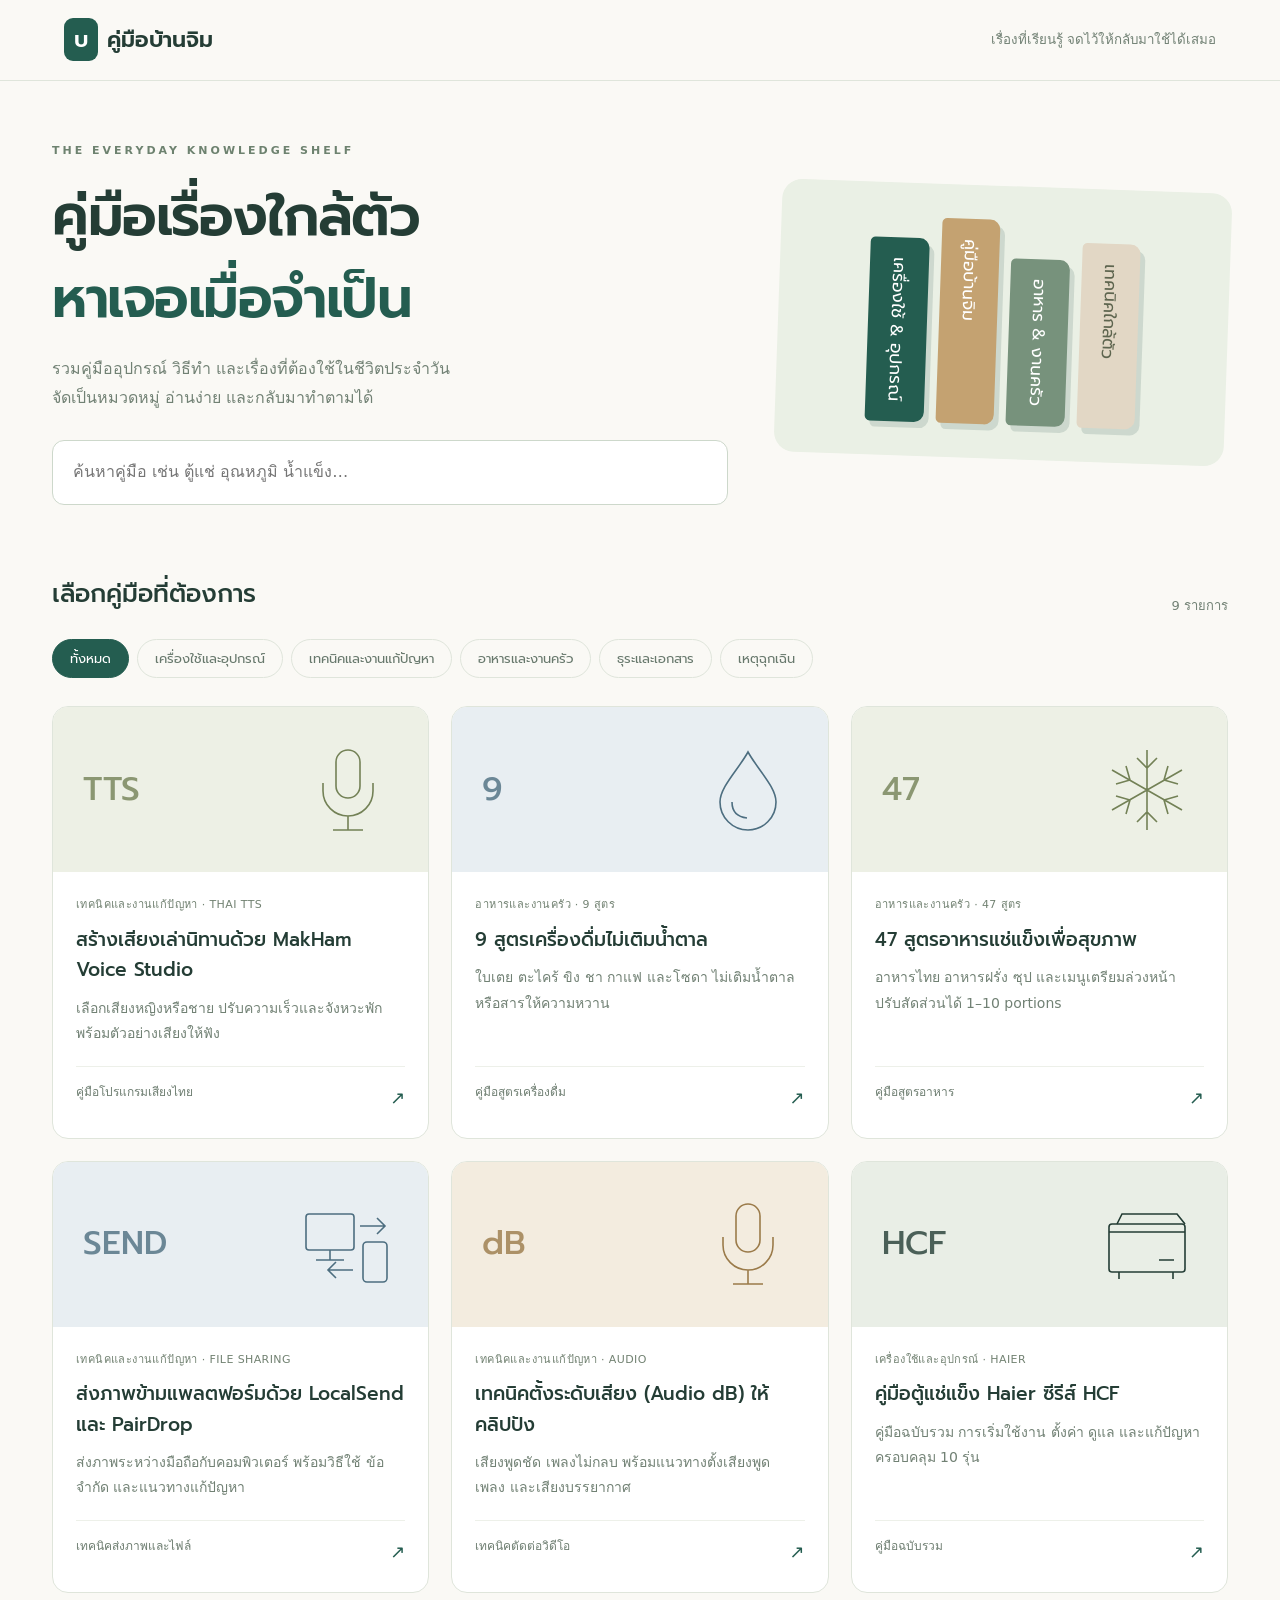
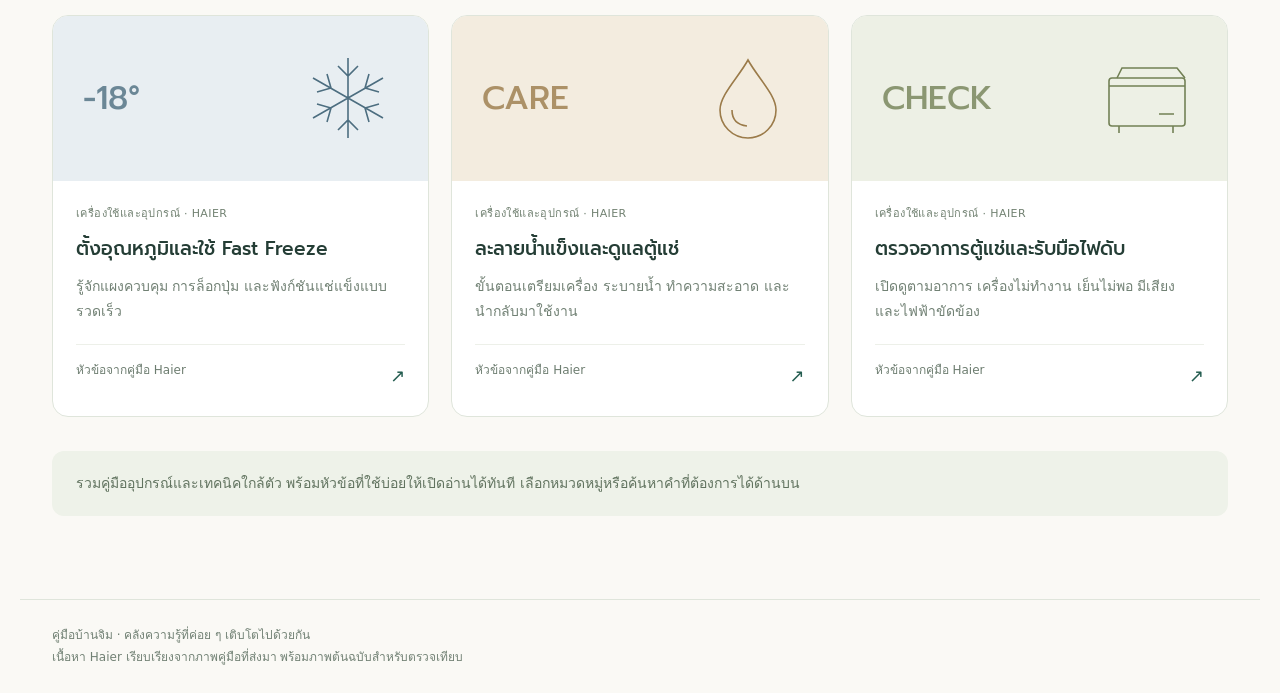
<file: index.html>
<!doctype html><html lang="th"><head><meta charset="utf-8"><meta name="viewport" content="width=device-width,initial-scale=1"><meta name="description" content="คลังคู่มือบ้านจิม คู่มืออุปกรณ์ เทคนิค อาหาร และเรื่องใช้ในชีวิตประจำวัน"><title>คู่มือบ้านจิม — คลังคู่มือชีวิตประจำวัน</title><link rel="stylesheet" href="assets/fonts.css"><style>
*{box-sizing:border-box}[hidden]{display:none!important}:root{--green:#245d50;--ink:#243d35;--muted:#718174;--line:#dfe5db}body{margin:0;background:#faf9f5;color:var(--ink);font:16px/1.8 system-ui,Tahoma,sans-serif}h1,h2,h3,.brand,.tabs button{font-family:Prompt,system-ui,sans-serif}a{color:inherit}header{border-bottom:1px solid var(--line);padding:20px 5%;display:flex;justify-content:space-between;align-items:center}.brand{font-size:22px;text-decoration:none;font-weight:600}.mark{background:var(--green);color:white;padding:5px 10px;border-radius:9px;margin-right:9px}header small{color:var(--muted)}main{max-width:1240px;margin:auto;padding:48px 32px}.hero{display:grid;grid-template-columns:1.5fr 1fr;gap:50px;align-items:center;padding:12px 0 45px}.eyebrow{font-size:11px;letter-spacing:3px;font-weight:700;color:#6d826f}h1{font-weight:600;font-size:clamp(34px,4.5vw,56px);line-height:1.45;letter-spacing:-1.5px;margin:16px 0}h1 span{color:var(--green)}.intro{color:var(--muted);max-width:550px}.search{position:relative;margin-top:28px}input{width:100%;border:1px solid #cdd8cb;background:white;border-radius:12px;padding:17px 20px;font:inherit;outline-color:var(--green)}.shelf{background:#eaf0e5;border-radius:20px;padding:34px;transform:rotate(2deg);min-height:230px;display:flex;gap:12px;align-items:end;justify-content:center}.book{writing-mode:vertical-rl;min-height:175px;border-radius:5px 10px 10px 5px;padding:20px 14px;background:#245d50;color:#fff;font-family:Prompt;font-size:17px;box-shadow:5px 6px 0 #143e3622}.book:nth-child(2){background:#c4a271;min-height:205px}.book:nth-child(3){background:#77927c;min-height:155px}.book:nth-child(4){background:#e2d7c5;color:#5e654f;min-height:185px}.bar{display:flex;align-items:end;justify-content:space-between;gap:15px;margin-top:22px}.bar h2{font-size:25px;font-weight:500;margin:0}.count{font-size:13px;color:var(--muted)}.tabs{display:flex;flex-wrap:wrap;gap:8px;margin:22px 0 28px}.tabs button{border:1px solid var(--line);background:transparent;border-radius:25px;padding:9px 17px;color:#67786c;cursor:pointer;font-size:13px}.tabs button.active{background:var(--green);border-color:var(--green);color:white}.grid{display:grid;grid-template-columns:repeat(3,1fr);gap:22px}.card{background:#fff;border:1px solid var(--line);border-radius:16px;overflow:hidden;text-decoration:none;display:flex;flex-direction:column;transition:transform .2s,box-shadow .2s}.card:hover{transform:translateY(-5px);box-shadow:0 12px 32px #193d3210}.art{height:165px;background:#e9eee6;display:flex;align-items:center;justify-content:space-between;padding:25px 30px;position:relative;overflow:hidden}.art svg{width:100px;height:100px;stroke:currentColor;fill:none;stroke-width:1.6}.art span{font-family:Prompt;font-size:33px;font-weight:500;line-height:1.5;opacity:.8}.blue{background:#e8eef2;color:#4d6e80}.sand{background:#f3ecdf;color:#9b7b4a}.sage{background:#edf0e5;color:#738156}.body{padding:23px;flex:1;display:flex;flex-direction:column}.tag{font-size:11px;letter-spacing:.4px;color:#728272}h3{font-size:19px;font-weight:500;line-height:1.6;margin:10px 0}.body p{font-size:14px;color:var(--muted);margin:0 0 20px}.foot{border-top:1px solid #edf0e9;padding-top:15px;display:flex;justify-content:space-between;font-size:12px;color:#6d7d70;margin-top:auto}.arrow{color:var(--green);font-size:18px}.note{margin-top:34px;padding:20px 24px;background:#eef2e9;border-radius:12px;color:#61735f;font-size:14px}.empty{text-align:center;border:1px dashed #cbd5c5;padding:55px 25px;border-radius:14px;color:var(--muted)}footer{max-width:1240px;margin:35px auto 0;border-top:1px solid var(--line);padding:25px 32px;color:var(--muted);font-size:12px}@media(max-width:850px){.grid{grid-template-columns:repeat(2,1fr)}.hero{gap:20px}.shelf{padding:20px}.book{padding:15px 8px;font-size:14px}}@media(max-width:600px){header small{display:none}main{padding:30px 20px}.hero{display:block}.shelf{display:none}.grid{grid-template-columns:1fr}.hero{padding-bottom:20px}.tabs{gap:7px}.tabs button{padding:8px 12px}.art{height:150px}.bar{align-items:center}.count{font-size:11px}}
</style></head><body><header><a href="./" class="brand"><span class="mark">บ</span>คู่มือบ้านจิม</a><small>เรื่องที่เรียนรู้ จดไว้ให้กลับมาใช้ได้เสมอ</small></header><main><div class="hero"><div><div class="eyebrow">THE EVERYDAY KNOWLEDGE SHELF</div><h1>คู่มือเรื่องใกล้ตัว<br><span>หาเจอเมื่อจำเป็น</span></h1><p class="intro">รวมคู่มืออุปกรณ์ วิธีทำ และเรื่องที่ต้องใช้ในชีวิตประจำวัน<br>จัดเป็นหมวดหมู่ อ่านง่าย และกลับมาทำตามได้</p><div class="search"><input type="search" id="search" aria-label="ค้นหาคู่มือทั้งหมด" placeholder="ค้นหาคู่มือ เช่น ตู้แช่ อุณหภูมิ น้ำแข็ง…"></div></div><div class="shelf" aria-hidden="true"><div class="book">เครื่องใช้ & อุปกรณ์</div><div class="book">คู่มือบ้านจิม</div><div class="book">อาหาร & งานครัว</div><div class="book">เทคนิคใกล้ตัว</div></div></div><div class="bar"><h2>เลือกคู่มือที่ต้องการ</h2><span class="count" id="count"></span></div><div class="tabs" role="group" aria-label="หมวดหมู่คู่มือ"></div><div class="grid" id="grid"></div><div class="empty" hidden id="empty"></div><div class="note">รวมคู่มืออุปกรณ์และเทคนิคใกล้ตัว พร้อมหัวข้อที่ใช้บ่อยให้เปิดอ่านได้ทันที เลือกหมวดหมู่หรือค้นหาคำที่ต้องการได้ด้านบน</div></main><footer>คู่มือบ้านจิม · คลังความรู้ที่ค่อย ๆ เติบโตไปด้วยกัน<br>เนื้อหา Haier เรียบเรียงจากภาพคู่มือที่ส่งมา พร้อมภาพต้นฉบับสำหรับตรวจเทียบ</footer><script>
const guides=[{"title":"สร้างเสียงเล่านิทานด้วย MakHam Voice Studio","desc":"เลือกเสียงหญิงหรือชาย ปรับความเร็วและจังหวะพัก พร้อมตัวอย่างเสียงให้ฟัง","url":"makham-voice-studio.html","category":"เทคนิคและงานแก้ปัญหา","label":"เทคนิคและงานแก้ปัญหา · THAI TTS","type":"คู่มือโปรแกรมเสียงไทย","art":"TTS","icon":"audio","color":"sage","keys":"makham makhamtts pythaitts สร้างเสียง เล่านิทาน ข้อความเป็นเสียง text to speech เสียงผู้หญิง เสียงผู้ชาย"},{"title":"9 สูตรเครื่องดื่มไม่เติมน้ำตาล","desc":"ใบเตย ตะไคร้ ขิง ชา กาแฟ และโซดา ไม่เติมน้ำตาลหรือสารให้ความหวาน","url":"unsweetened-drinks.html","category":"อาหารและงานครัว","label":"อาหารและงานครัว · 9 สูตร","type":"คู่มือสูตรเครื่องดื่ม","art":"9","icon":"drop","color":"blue","keys":"เครื่องดื่มไม่เติมน้ำตาล ไม่หวาน ไม่มีน้ำตาล ใบเตย ตะไคร้ ขิง สะระแหน่ แตงกวา ชา กาแฟ โซดา"},{"title":"47 สูตรอาหารแช่แข็งเพื่อสุขภาพ","desc":"อาหารไทย อาหารฝรั่ง ซุป และเมนูเตรียมล่วงหน้า ปรับสัดส่วนได้ 1–10 portions","url":"healthy-freezer-meals.html","category":"อาหารและงานครัว","label":"อาหารและงานครัว · 47 สูตร","type":"คู่มือสูตรอาหาร","art":"47","icon":"snow","color":"sage","keys":"สูตรอาหาร แช่แข็ง สุขภาพ meal prep ข้าวผัด กะเพรา สปาเก็ตตี้ ไก่ เต้าหู้ ฟักทอง ซุป อาหารไทย อาหารฝรั่ง makro"},{"title":"ส่งภาพข้ามแพลตฟอร์มด้วย LocalSend และ PairDrop","desc":"ส่งภาพระหว่างมือถือกับคอมพิวเตอร์ พร้อมวิธีใช้ ข้อจำกัด และแนวทางแก้ปัญหา","url":"localsend-pairdrop.html","category":"เทคนิคและงานแก้ปัญหา","label":"เทคนิคและงานแก้ปัญหา · FILE SHARING","type":"เทคนิคส่งภาพและไฟล์","art":"SEND","icon":"transfer","color":"blue","keys":"ส่งภาพ ส่งรูป ส่งไฟล์ localsend pairdrop iphone android windows mac wifi ข้ามแพลตฟอร์ม"},{title:'เทคนิคตั้งระดับเสียง (Audio dB) ให้คลิปปัง',desc:'เสียงพูดชัด เพลงไม่กลบ พร้อมแนวทางตั้งเสียงพูด เพลง และเสียงบรรยากาศ',url:'audio-levels.html',category:'เทคนิคและงานแก้ปัญหา',label:'เทคนิคและงานแก้ปัญหา · AUDIO',type:'เทคนิคตัดต่อวิดีโอ',art:'dB',icon:'audio',color:'sand',keys:'เสียงพูด เพลง ดนตรี background music dialogue ambient audio volume db ตัดต่อ วิดีโอ'},{title:'คู่มือตู้แช่แข็ง Haier ซีรีส์ HCF',desc:'คู่มือฉบับรวม การเริ่มใช้งาน ตั้งค่า ดูแล และแก้ปัญหา ครอบคลุม 10 รุ่น',url:'haier.html',type:'คู่มือฉบับรวม',art:'HCF',icon:'box',color:'',keys:'เครื่องใช้ อุปกรณ์ haier HCF-350DP ตู้แช่แข็ง'},{title:'ตั้งอุณหภูมิและใช้ Fast Freeze',desc:'รู้จักแผงควบคุม การล็อกปุ่ม และฟังก์ชันแช่แข็งแบบรวดเร็ว',url:'haier.html#temperature',type:'หัวข้อจากคู่มือ Haier',art:'−18°',icon:'snow',color:'blue',keys:'อุณหภูมิ เย็น fast freeze ปุ่ม ล็อก'},{title:'ละลายน้ำแข็งและดูแลตู้แช่',desc:'ขั้นตอนเตรียมเครื่อง ระบายน้ำ ทำความสะอาด และนำกลับมาใช้งาน',url:'haier.html#defrost',type:'หัวข้อจากคู่มือ Haier',art:'CARE',icon:'drop',color:'sand',keys:'ละลาย น้ำแข็ง ล้าง ทำความสะอาด ดูแล'},{title:'ตรวจอาการตู้แช่และรับมือไฟดับ',desc:'เปิดดูตามอาการ เครื่องไม่ทำงาน เย็นไม่พอ มีเสียง และไฟฟ้าขัดข้อง',url:'haier.html#troubleshoot',type:'หัวข้อจากคู่มือ Haier',art:'CHECK',icon:'box',color:'sage',keys:'ไฟดับ เสีย ปัญหา เสียง ไฟฟ้า ซ่อม'}];
const icons={transfer:'<rect x="8" y="20" width="48" height="36" rx="3"/><path d="M18 66h28M32 56v10M62 32h25m-8-8 8 8-8 8M55 76H30m8-8-8 8 8 8"/><rect x="65" y="48" width="24" height="40" rx="4"/>',audio:'<rect x="38" y="10" width="24" height="48" rx="12"/><path d="M25 43v8a25 25 0 0 0 50 0v-8M50 76v14M35 90h30"/>',box:'<rect x="12" y="30" width="76" height="48" rx="3"/><path d="M12 38h76M20 30l5-10h55l8 10M62 66h15M22 78v7m54-7v7"/>',snow:'<path d="M50 10v80M15 30l70 40M15 70l70-40M40 18l10 10 10-10M40 82l10-10 10 10M19 44l14-4-4-14M81 56l-14 4 4 14M29 74l4-14-14-4M71 26l-4 14 14 4"/>',drop:'<path d="M50 12C40 30 22 47 22 62a28 28 0 0 0 56 0c0-15-18-32-28-50Z"/><path d="M34 62c0 10 6 15 15 16"/>'};let category='ทั้งหมด';const cats=['ทั้งหมด','เครื่องใช้และอุปกรณ์','เทคนิคและงานแก้ปัญหา','อาหารและงานครัว','ธุระและเอกสาร','เหตุฉุกเฉิน'];const tabs=document.querySelector('.tabs');cats.forEach((c,i)=>{const b=document.createElement('button');b.textContent=c;b.classList.toggle('active',!i);b.setAttribute('aria-pressed',!i);b.onclick=()=>{category=c;tabs.querySelectorAll('button').forEach(x=>{x.classList.toggle('active',x===b);x.setAttribute('aria-pressed',x===b)});render()};tabs.append(b)});function render(){const q=document.querySelector('#search').value.trim().toLowerCase();const shown=guides.filter(g=>(category==='ทั้งหมด'||category===(g.category||'เครื่องใช้และอุปกรณ์'))&&(g.title+g.desc+g.keys).toLowerCase().includes(q));document.querySelector('#grid').innerHTML=shown.map(g=>'<a class="card" href="'+g.url+'"><div class="art '+g.color+'"><span>'+g.art+'</span><svg viewBox="0 0 100 100" aria-hidden="true">'+icons[g.icon]+'</svg></div><div class="body"><div class="tag">'+(g.label||'เครื่องใช้และอุปกรณ์ · HAIER')+'</div><h3>'+g.title+'</h3><p>'+g.desc+'</p><div class="foot"><span>'+g.type+'</span><span class="arrow">↗</span></div></div></a>').join('');document.querySelector('#count').textContent=shown.length+' รายการ';const e=document.querySelector('#empty');e.hidden=!!shown.length;e.textContent=category!=='ทั้งหมด'&&!guides.some(g=>(g.category||'เครื่องใช้และอุปกรณ์')===category)?'หมวดนี้ยังไม่มีคู่มือ — เมื่อเพิ่มเนื้อหาแล้วจะแสดงที่นี่':'ไม่พบคู่มือที่ค้นหา ลองใช้คำอื่นหรือเลือกหมวดทั้งหมด'}document.querySelector('#search').oninput=render;render();
// Preserve links to sections from the first edition.
if(location.hash && location.hash!=='#top')location.replace('haier.html'+location.hash);
</script></body></html>
</file>
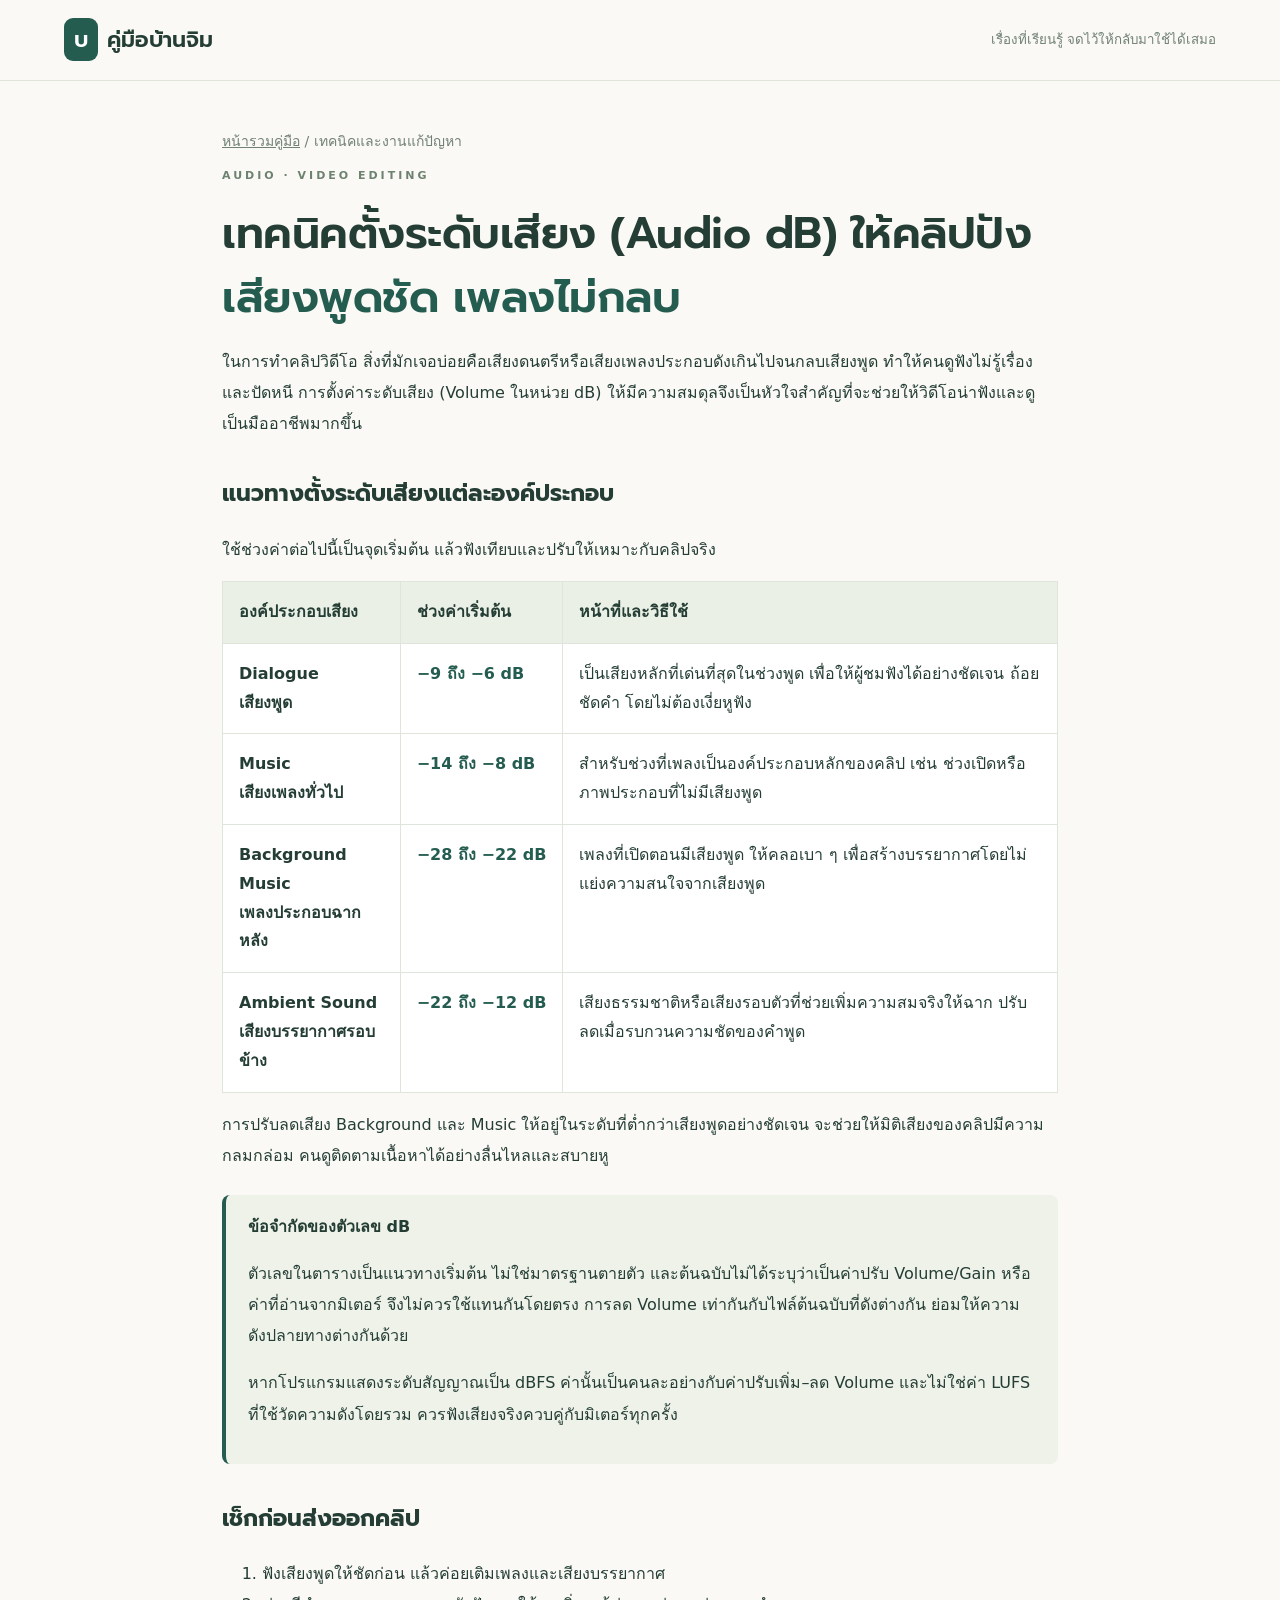
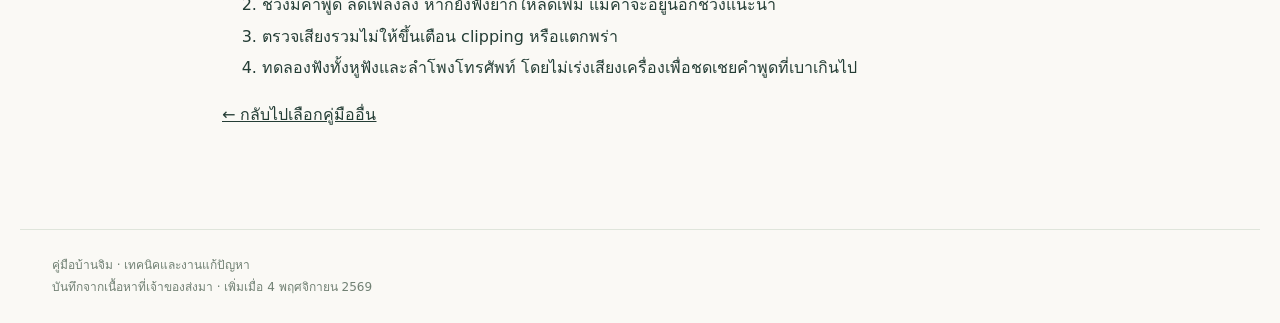
<file: audio-levels.html>
<!doctype html>
<html lang="th"><head><meta charset="utf-8"><meta name="viewport" content="width=device-width,initial-scale=1"><meta name="description" content="แนวทางตั้งระดับเสียงพูด เพลง และเสียงบรรยากาศในคลิปวิดีโอ ให้เสียงพูดชัด เพลงไม่กลบ"><title>เทคนิคตั้งระดับเสียง (Audio dB) — คู่มือบ้านจิม</title><link rel="stylesheet" href="assets/fonts.css"><style>
*{box-sizing:border-box}[hidden]{display:none!important}:root{--green:#245d50;--ink:#243d35;--muted:#718174;--line:#dfe5db}body{margin:0;background:#faf9f5;color:var(--ink);font:16px/1.8 system-ui,Tahoma,sans-serif}h1,h2,h3,.brand,.tabs button{font-family:Prompt,system-ui,sans-serif}a{color:inherit}header{border-bottom:1px solid var(--line);padding:20px 5%;display:flex;justify-content:space-between;align-items:center}.brand{font-size:22px;text-decoration:none;font-weight:600}.mark{background:var(--green);color:white;padding:5px 10px;border-radius:9px;margin-right:9px}header small{color:var(--muted)}main{max-width:1240px;margin:auto;padding:48px 32px}.hero{display:grid;grid-template-columns:1.5fr 1fr;gap:50px;align-items:center;padding:12px 0 45px}.eyebrow{font-size:11px;letter-spacing:3px;font-weight:700;color:#6d826f}h1{font-weight:600;font-size:clamp(34px,4.5vw,56px);line-height:1.45;letter-spacing:-1.5px;margin:16px 0}h1 span{color:var(--green)}.intro{color:var(--muted);max-width:550px}.search{position:relative;margin-top:28px}input{width:100%;border:1px solid #cdd8cb;background:white;border-radius:12px;padding:17px 20px;font:inherit;outline-color:var(--green)}.shelf{background:#eaf0e5;border-radius:20px;padding:34px;transform:rotate(2deg);min-height:230px;display:flex;gap:12px;align-items:end;justify-content:center}.book{writing-mode:vertical-rl;min-height:175px;border-radius:5px 10px 10px 5px;padding:20px 14px;background:#245d50;color:#fff;font-family:Prompt;font-size:17px;box-shadow:5px 6px 0 #143e3622}.book:nth-child(2){background:#c4a271;min-height:205px}.book:nth-child(3){background:#77927c;min-height:155px}.book:nth-child(4){background:#e2d7c5;color:#5e654f;min-height:185px}.bar{display:flex;align-items:end;justify-content:space-between;gap:15px;margin-top:22px}.bar h2{font-size:25px;font-weight:500;margin:0}.count{font-size:13px;color:var(--muted)}.tabs{display:flex;flex-wrap:wrap;gap:8px;margin:22px 0 28px}.tabs button{border:1px solid var(--line);background:transparent;border-radius:25px;padding:9px 17px;color:#67786c;cursor:pointer;font-size:13px}.tabs button.active{background:var(--green);border-color:var(--green);color:white}.grid{display:grid;grid-template-columns:repeat(3,1fr);gap:22px}.card{background:#fff;border:1px solid var(--line);border-radius:16px;overflow:hidden;text-decoration:none;display:flex;flex-direction:column;transition:transform .2s,box-shadow .2s}.card:hover{transform:translateY(-5px);box-shadow:0 12px 32px #193d3210}.art{height:165px;background:#e9eee6;display:flex;align-items:center;justify-content:space-between;padding:25px 30px;position:relative;overflow:hidden}.art svg{width:100px;height:100px;stroke:currentColor;fill:none;stroke-width:1.6}.art span{font-family:Prompt;font-size:33px;font-weight:500;line-height:1.5;opacity:.8}.blue{background:#e8eef2;color:#4d6e80}.sand{background:#f3ecdf;color:#9b7b4a}.sage{background:#edf0e5;color:#738156}.body{padding:23px;flex:1;display:flex;flex-direction:column}.tag{font-size:11px;letter-spacing:.4px;color:#728272}h3{font-size:19px;font-weight:500;line-height:1.6;margin:10px 0}.body p{font-size:14px;color:var(--muted);margin:0 0 20px}.foot{border-top:1px solid #edf0e9;padding-top:15px;display:flex;justify-content:space-between;font-size:12px;color:#6d7d70;margin-top:auto}.arrow{color:var(--green);font-size:18px}.note{margin-top:34px;padding:20px 24px;background:#eef2e9;border-radius:12px;color:#61735f;font-size:14px}.empty{text-align:center;border:1px dashed #cbd5c5;padding:55px 25px;border-radius:14px;color:var(--muted)}footer{max-width:1240px;margin:35px auto 0;border-top:1px solid var(--line);padding:25px 32px;color:var(--muted);font-size:12px}@media(max-width:850px){.grid{grid-template-columns:repeat(2,1fr)}.hero{gap:20px}.shelf{padding:20px}.book{padding:15px 8px;font-size:14px}}@media(max-width:600px){header small{display:none}main{padding:30px 20px}.hero{display:block}.shelf{display:none}.grid{grid-template-columns:1fr}.hero{padding-bottom:20px}.tabs{gap:7px}.tabs button{padding:8px 12px}.art{height:150px}.bar{align-items:center}.count{font-size:11px}}

main{max-width:900px}.breadcrumb{font-size:14px;color:var(--muted)}article h1{font-size:clamp(28px,4vw,44px);letter-spacing:-.5px}article h2{font-size:23px;margin-top:34px}.table-wrap{overflow-x:auto}table{width:100%;border-collapse:collapse;background:white}th,td{text-align:left;padding:16px;border:1px solid var(--line);vertical-align:top}th{background:#eaf0e5}td:nth-child(2){white-space:nowrap;font-weight:600;color:var(--green)}.notice{background:#eef2e9;border-left:4px solid var(--green);padding:18px 22px;border-radius:8px;margin:24px 0}article p,article li{line-height:1.95}@media(max-width:600px){th,td{padding:10px;font-size:14px}}
</style></head><body><header><a href="./" class="brand"><span class="mark">บ</span>คู่มือบ้านจิม</a><small>เรื่องที่เรียนรู้ จดไว้ให้กลับมาใช้ได้เสมอ</small></header><main><nav class="breadcrumb" aria-label="เส้นทางนำทาง"><a href="./">หน้ารวมคู่มือ</a> / เทคนิคและงานแก้ปัญหา</nav><article><p class="eyebrow">AUDIO · VIDEO EDITING</p><h1>เทคนิคตั้งระดับเสียง (Audio dB) ให้คลิปปัง<br><span>เสียงพูดชัด เพลงไม่กลบ</span></h1>
<p>ในการทำคลิปวิดีโอ สิ่งที่มักเจอบ่อยคือเสียงดนตรีหรือเสียงเพลงประกอบดังเกินไปจนกลบเสียงพูด ทำให้คนดูฟังไม่รู้เรื่องและปัดหนี การตั้งค่าระดับเสียง (Volume ในหน่วย dB) ให้มีความสมดุลจึงเป็นหัวใจสำคัญที่จะช่วยให้วิดีโอน่าฟังและดูเป็นมืออาชีพมากขึ้น</p>
<h2>แนวทางตั้งระดับเสียงแต่ละองค์ประกอบ</h2><p>ใช้ช่วงค่าต่อไปนี้เป็นจุดเริ่มต้น แล้วฟังเทียบและปรับให้เหมาะกับคลิปจริง</p>
<div class="table-wrap"><table><thead><tr><th scope="col">องค์ประกอบเสียง</th><th scope="col">ช่วงค่าเริ่มต้น</th><th scope="col">หน้าที่และวิธีใช้</th></tr></thead><tbody>
<tr><td><strong>Dialogue<br>เสียงพูด</strong></td><td>−9 ถึง −6 dB</td><td>เป็นเสียงหลักที่เด่นที่สุดในช่วงพูด เพื่อให้ผู้ชมฟังได้อย่างชัดเจน ถ้อยชัดคำ โดยไม่ต้องเงี่ยหูฟัง</td></tr>
<tr><td><strong>Music<br>เสียงเพลงทั่วไป</strong></td><td>−14 ถึง −8 dB</td><td>สำหรับช่วงที่เพลงเป็นองค์ประกอบหลักของคลิป เช่น ช่วงเปิดหรือภาพประกอบที่ไม่มีเสียงพูด</td></tr>
<tr><td><strong>Background Music<br>เพลงประกอบฉากหลัง</strong></td><td>−28 ถึง −22 dB</td><td>เพลงที่เปิดตอนมีเสียงพูด ให้คลอเบา ๆ เพื่อสร้างบรรยากาศโดยไม่แย่งความสนใจจากเสียงพูด</td></tr>
<tr><td><strong>Ambient Sound<br>เสียงบรรยากาศรอบข้าง</strong></td><td>−22 ถึง −12 dB</td><td>เสียงธรรมชาติหรือเสียงรอบตัวที่ช่วยเพิ่มความสมจริงให้ฉาก ปรับลดเมื่อรบกวนความชัดของคำพูด</td></tr>
</tbody></table></div>
<p>การปรับลดเสียง Background และ Music ให้อยู่ในระดับที่ต่ำกว่าเสียงพูดอย่างชัดเจน จะช่วยให้มิติเสียงของคลิปมีความกลมกล่อม คนดูติดตามเนื้อหาได้อย่างลื่นไหลและสบายหู</p>
<div class="notice"><strong>ข้อจำกัดของตัวเลข dB</strong><p>ตัวเลขในตารางเป็นแนวทางเริ่มต้น ไม่ใช่มาตรฐานตายตัว และต้นฉบับไม่ได้ระบุว่าเป็นค่าปรับ Volume/Gain หรือค่าที่อ่านจากมิเตอร์ จึงไม่ควรใช้แทนกันโดยตรง การลด Volume เท่ากันกับไฟล์ต้นฉบับที่ดังต่างกัน ย่อมให้ความดังปลายทางต่างกันด้วย</p><p>หากโปรแกรมแสดงระดับสัญญาณเป็น dBFS ค่านั้นเป็นคนละอย่างกับค่าปรับเพิ่ม–ลด Volume และไม่ใช่ค่า LUFS ที่ใช้วัดความดังโดยรวม ควรฟังเสียงจริงควบคู่กับมิเตอร์ทุกครั้ง</p></div>
<h2>เช็กก่อนส่งออกคลิป</h2><ol><li>ฟังเสียงพูดให้ชัดก่อน แล้วค่อยเติมเพลงและเสียงบรรยากาศ</li><li>ช่วงมีคำพูด ลดเพลงลง หากยังฟังยากให้ลดเพิ่ม แม้ค่าจะอยู่นอกช่วงแนะนำ</li><li>ตรวจเสียงรวมไม่ให้ขึ้นเตือน clipping หรือแตกพร่า</li><li>ทดลองฟังทั้งหูฟังและลำโพงโทรศัพท์ โดยไม่เร่งเสียงเครื่องเพื่อชดเชยคำพูดที่เบาเกินไป</li></ol>
<p><a href="./">← กลับไปเลือกคู่มืออื่น</a></p></article></main><footer>คู่มือบ้านจิม · เทคนิคและงานแก้ปัญหา<br>บันทึกจากเนื้อหาที่เจ้าของส่งมา · เพิ่มเมื่อ 4 พฤศจิกายน 2569</footer></body></html>
</file>
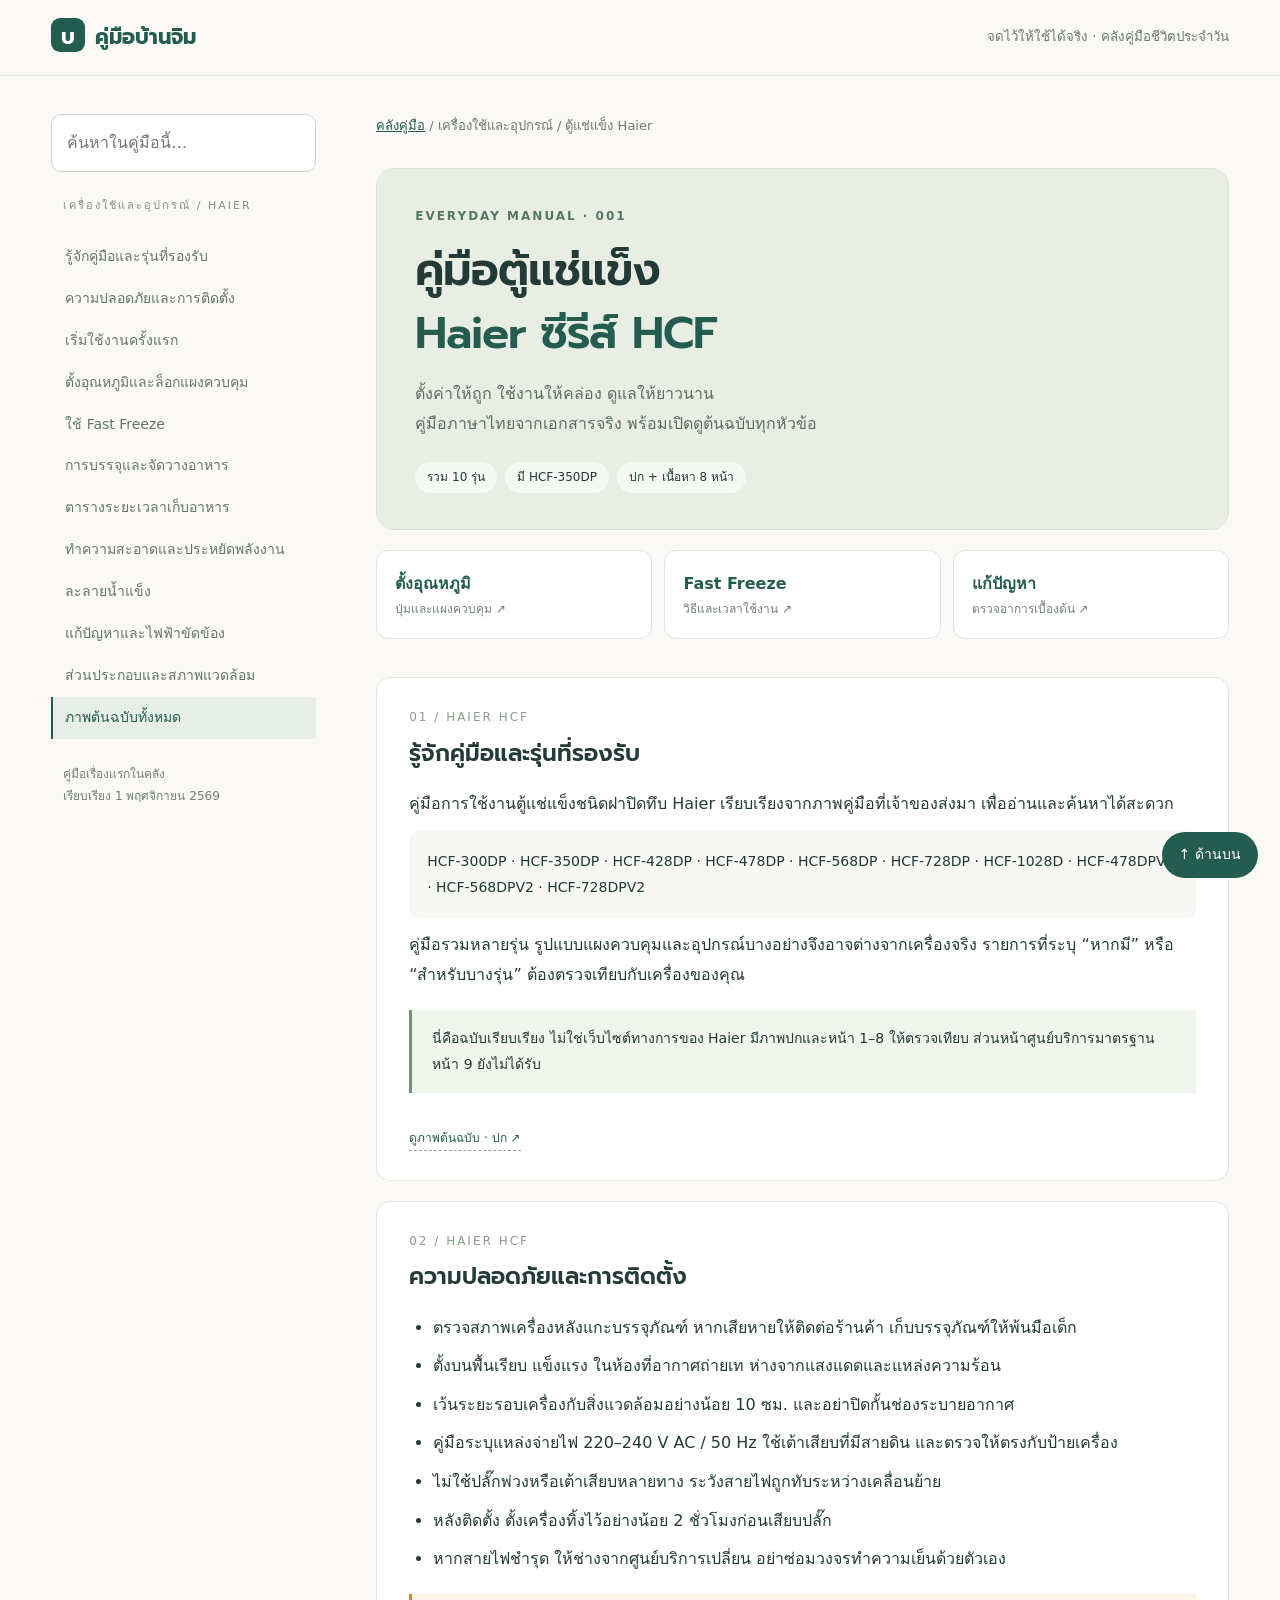
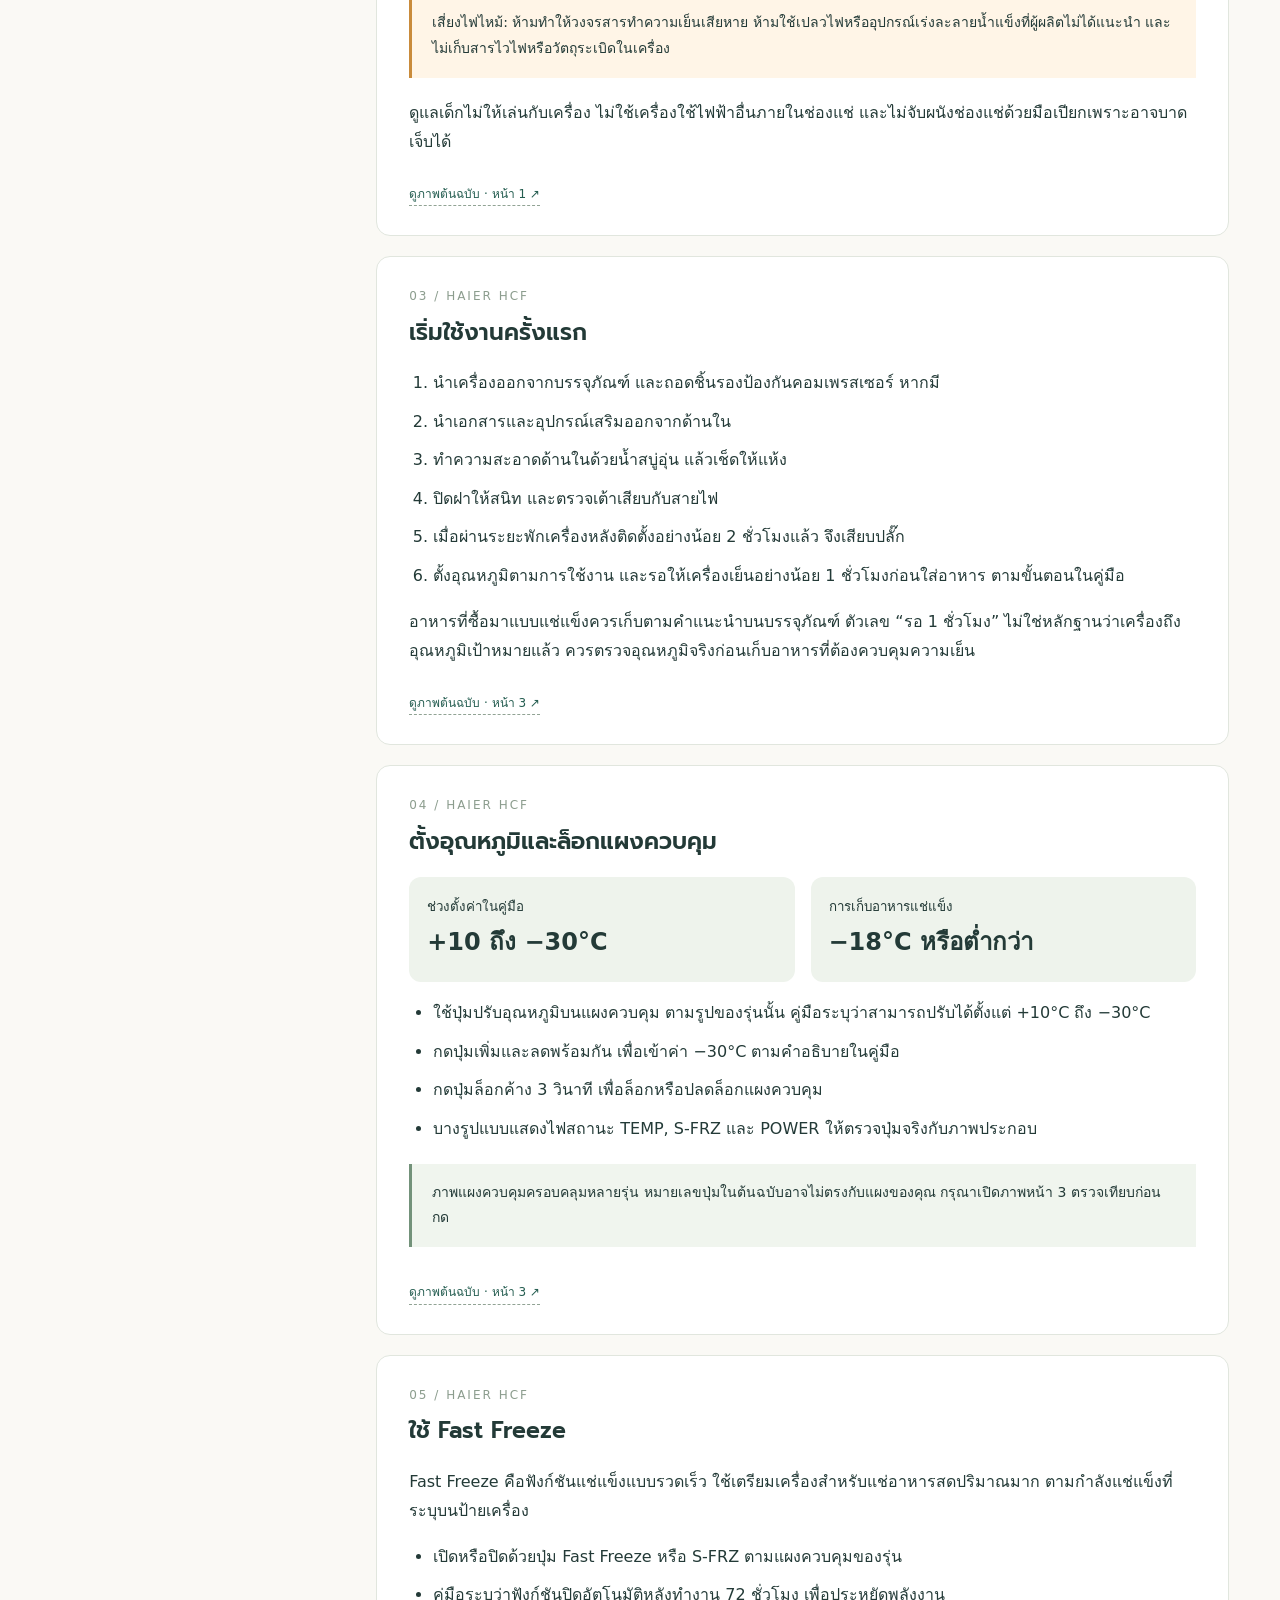
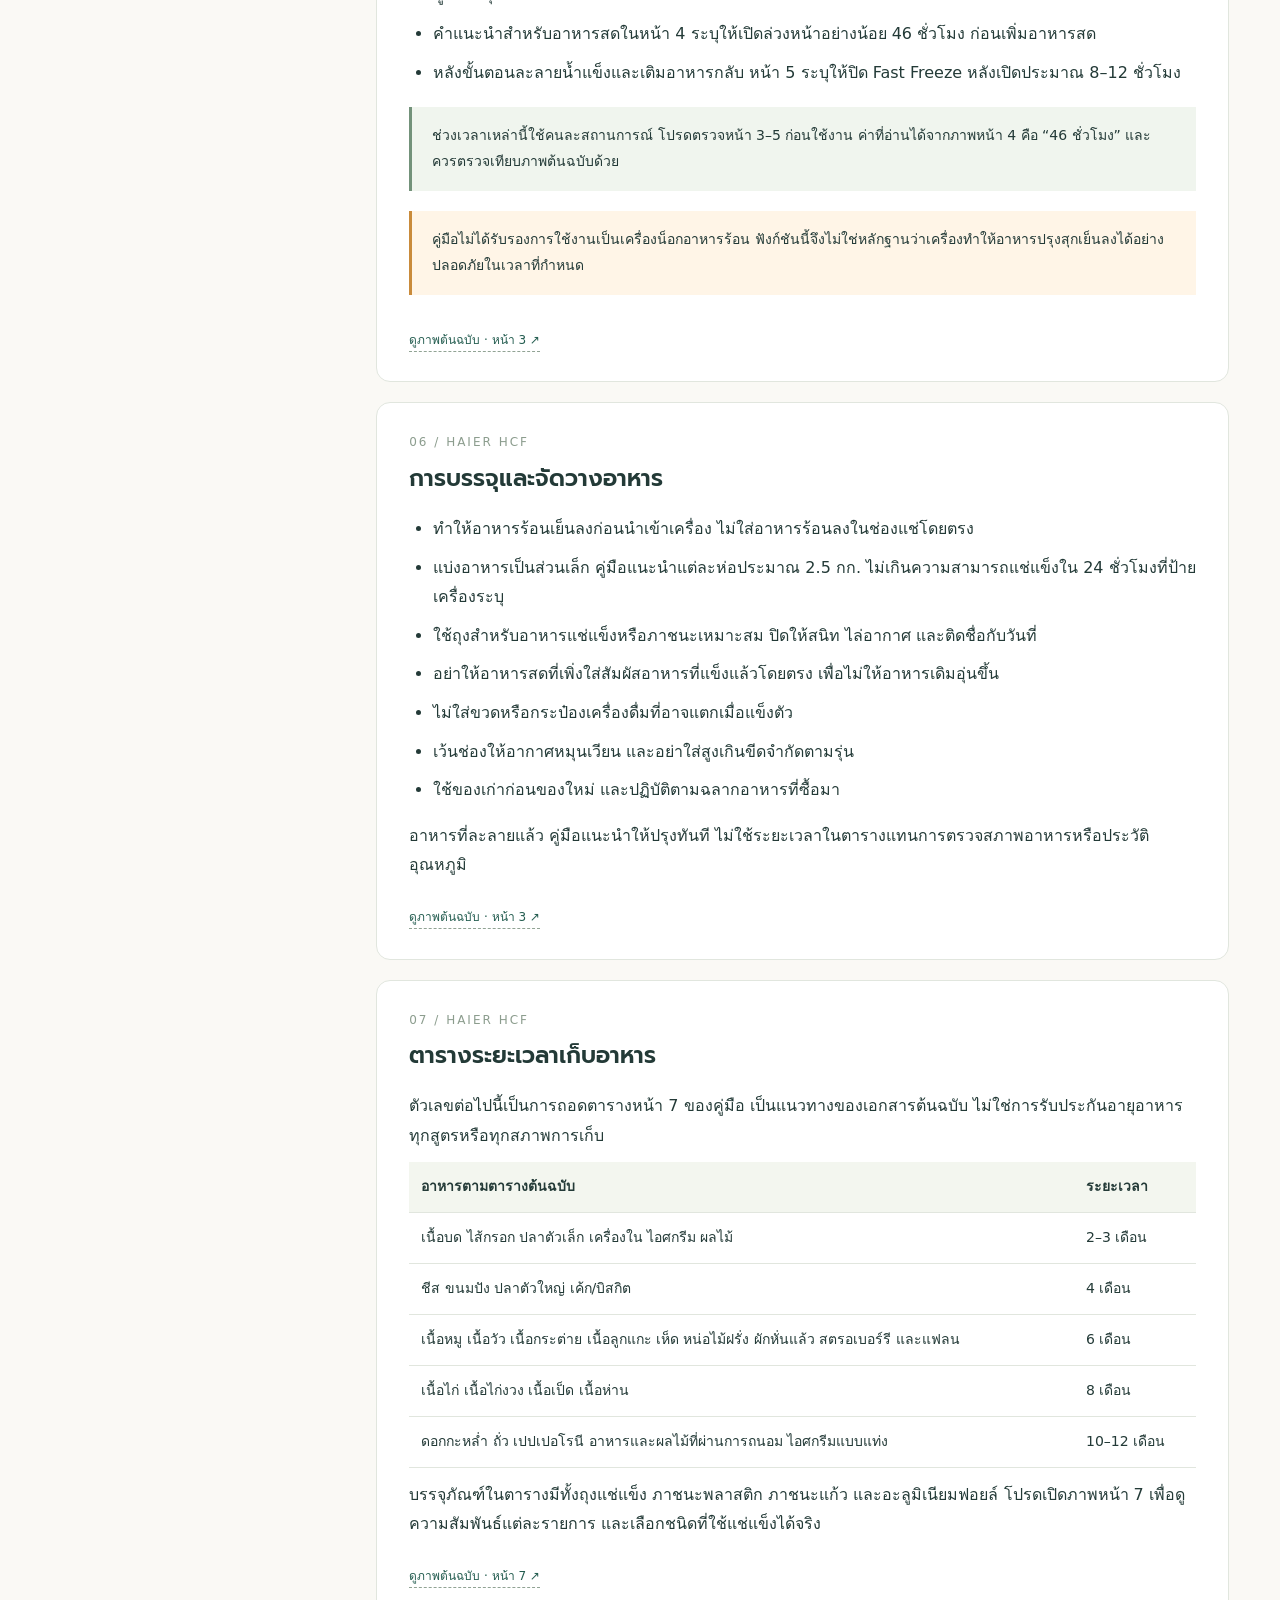
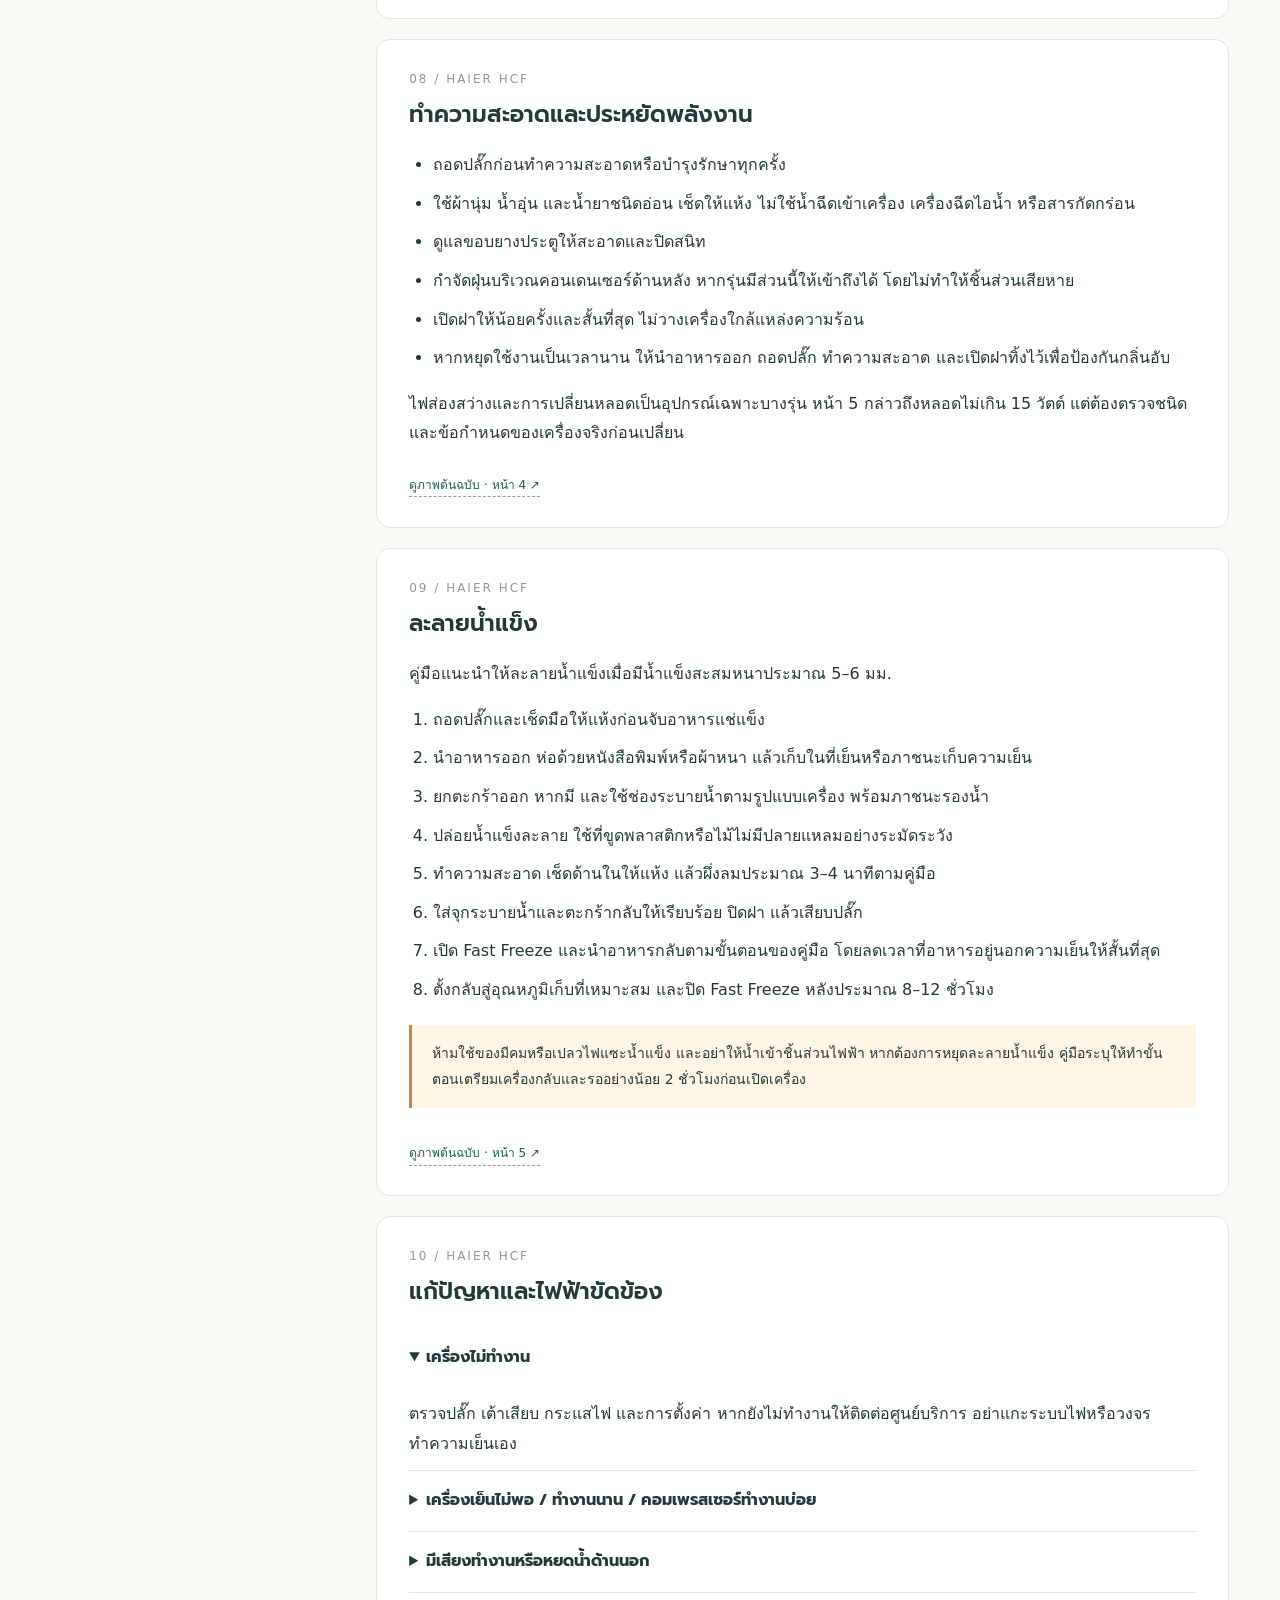
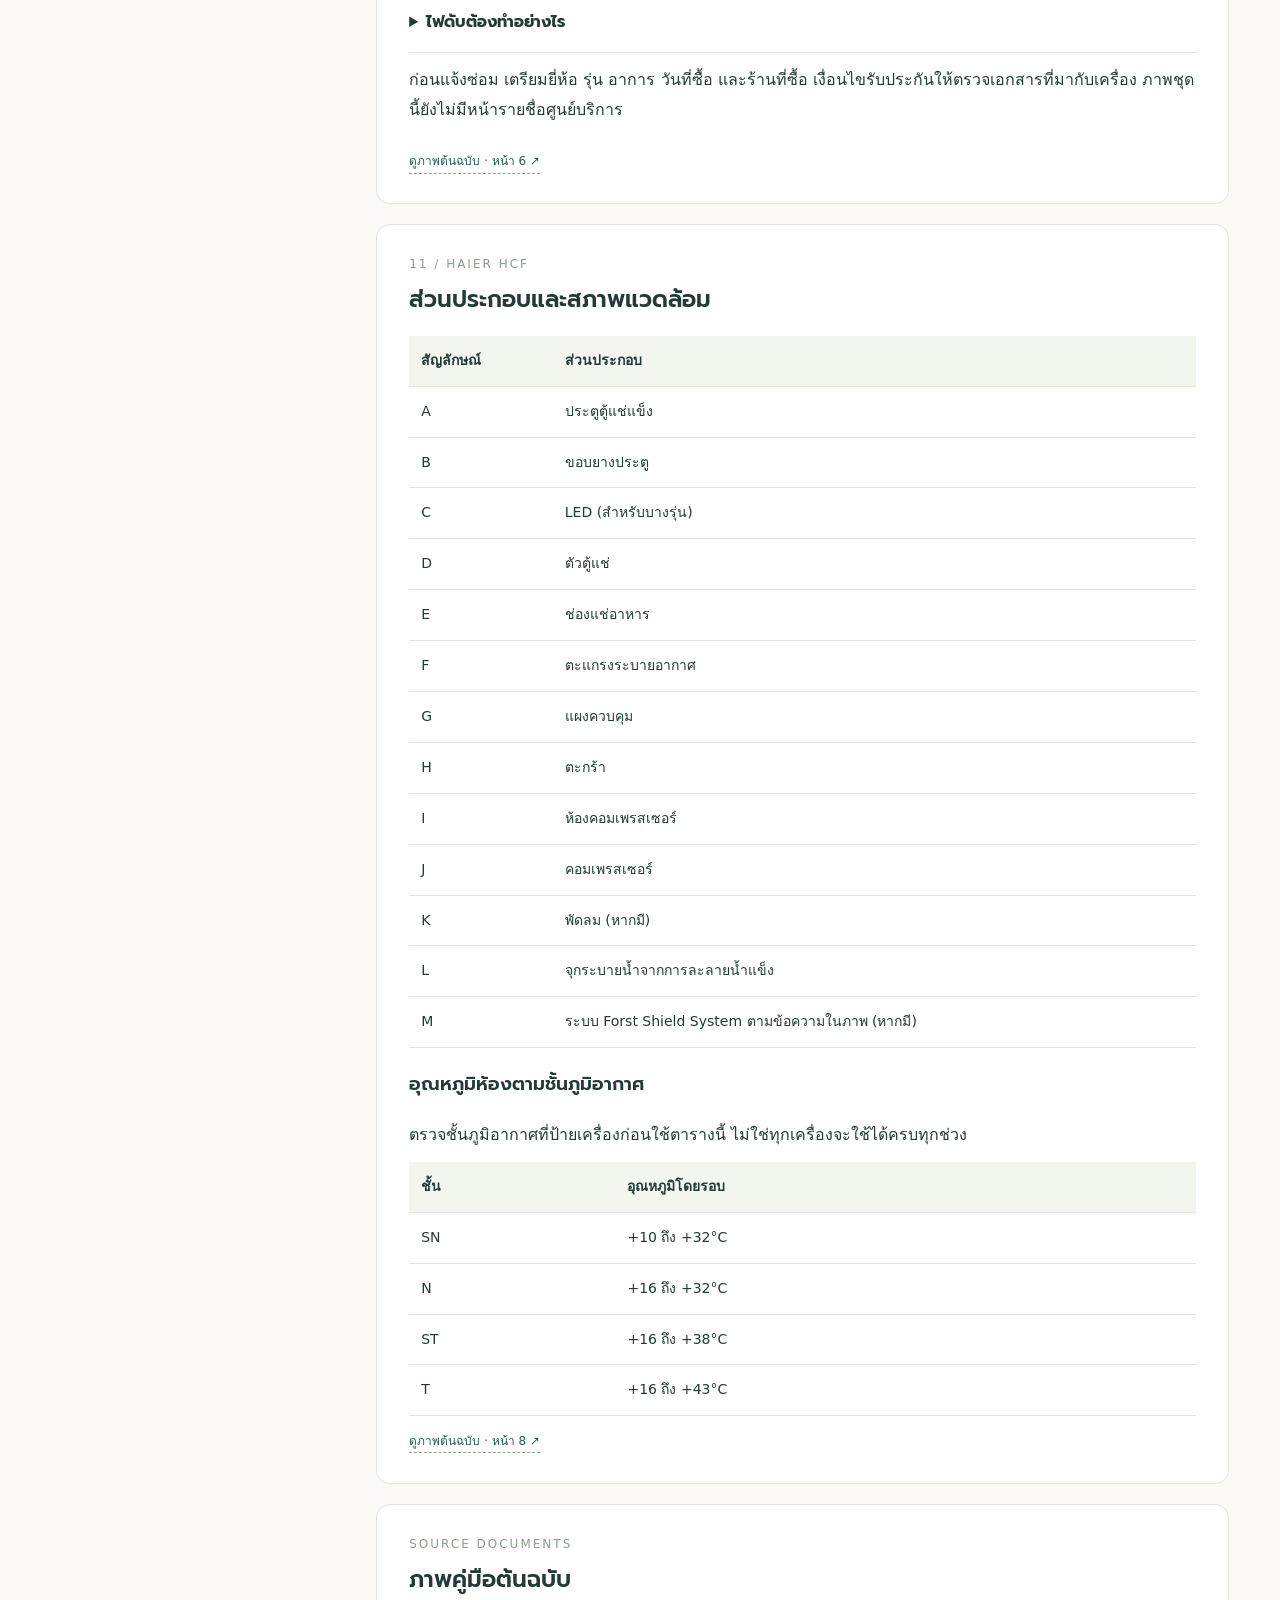
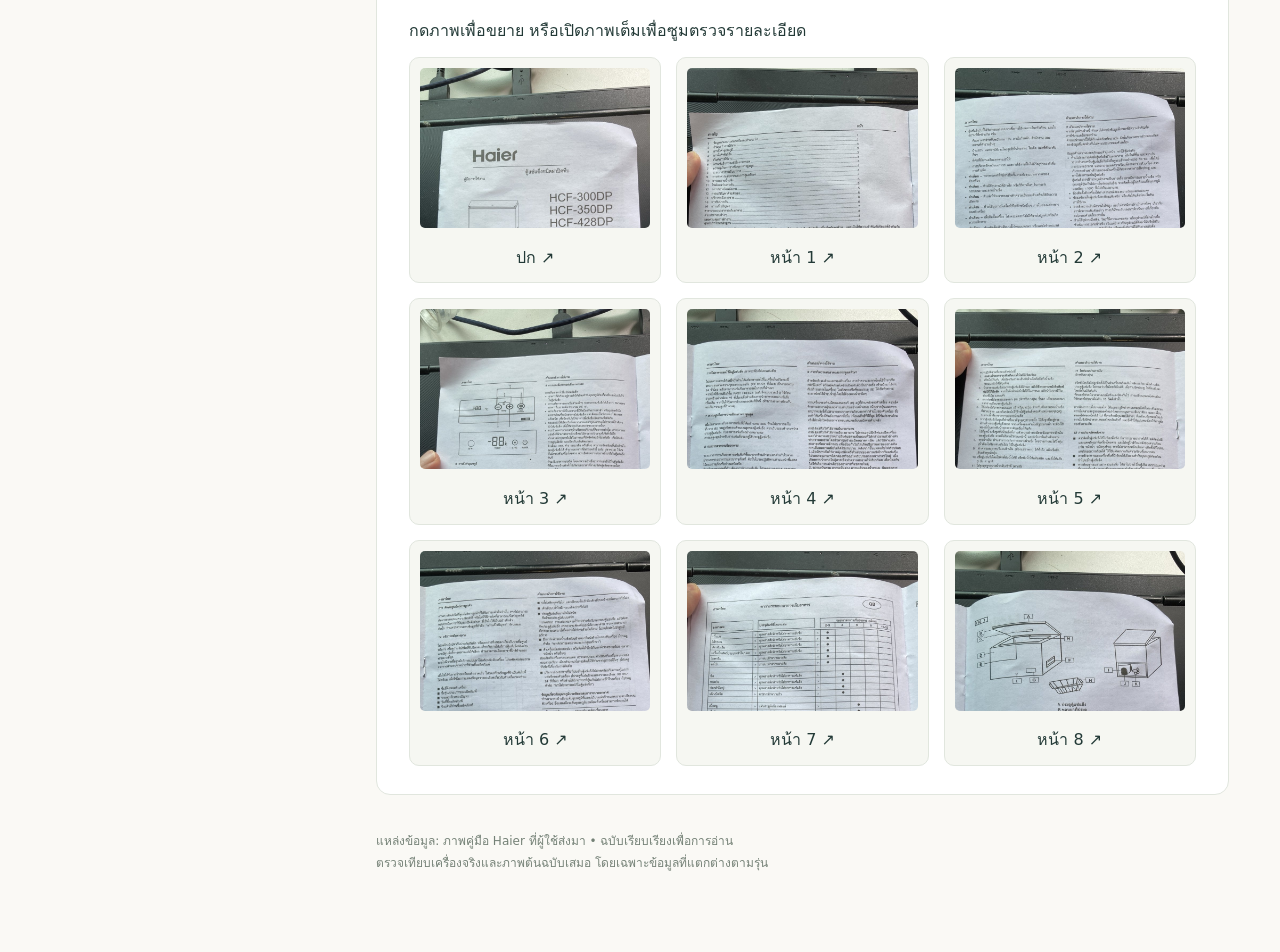
<file: haier.html>
<!doctype html><html lang="th"><head><meta charset="utf-8"><meta name="viewport" content="width=device-width,initial-scale=1"><meta name="description" content="คู่มือตู้แช่แข็ง Haier ฉบับอ่านง่าย พร้อมภาพต้นฉบับ การตั้งอุณหภูมิ Fast Freeze และการดูแล"><title>คู่มือตู้แช่แข็ง Haier | คู่มือบ้านจิม</title><link rel="stylesheet" href="assets/fonts.css"><style>h1,h2,h3,.brand,summary{font-family:Prompt,system-ui,sans-serif;font-weight:600}
:root{--ink:#233a37;--green:#245d50;--paper:#faf9f5;--line:#e1e6de}*{box-sizing:border-box}[hidden]{display:none!important}html{scroll-behavior:smooth;scroll-padding-top:95px}body{margin:0;background:var(--paper);color:var(--ink);font:16px/1.85 system-ui,-apple-system,'Tahoma',sans-serif}a{color:var(--green)}header{height:76px;position:sticky;top:0;z-index:5;background:#faf9f5ee;backdrop-filter:blur(12px);border-bottom:1px solid var(--line);display:flex;align-items:center;justify-content:space-between;padding:0 4%;gap:16px}.brand{font-size:21px;font-weight:750;text-decoration:none}.brand span{display:inline-grid;place-items:center;background:var(--green);color:white;width:34px;height:34px;border-radius:9px;margin-right:10px}header small{color:#6b7971}.layout{max-width:1340px;margin:auto;display:grid;grid-template-columns:265px 1fr;gap:60px;padding:38px 4%}aside{position:sticky;top:105px;height:calc(100vh - 125px);overflow:auto}input{width:100%;padding:13px 15px;border:1px solid #cbd6cd;border-radius:10px;font:inherit;background:white}nav{margin-top:20px}nav a{display:block;text-decoration:none;font-size:14px;padding:8px 12px;border-left:2px solid transparent;color:#65756c}nav a:hover,nav a.active{background:#e7eee7;border-color:var(--green);color:var(--green)}.navlabel{font-size:11px;letter-spacing:2px;color:#849087;margin:24px 12px 8px}.crumb{font-size:13px;color:#6b7971;margin-bottom:30px}.hero{padding:36px 38px;background:#e9eee5;border:1px solid #dae3d6;border-radius:18px;position:relative;overflow:hidden}.eyebrow{font-size:12px;letter-spacing:2px;font-weight:700;color:#55785f}h1{font-size:clamp(30px,4vw,45px);line-height:1.4;letter-spacing:-1px;margin:12px 0}h1 em{font-style:normal;color:var(--green)}.hero p{max-width:550px;color:#5b6e60;margin:14px 0}.pills{display:flex;flex-wrap:wrap;gap:8px;margin-top:24px}.pill{font-size:12px;background:#fff9;padding:4px 12px;border-radius:30px}.quick{display:grid;grid-template-columns:repeat(3,1fr);gap:12px;margin:20px 0 38px}.quick a{border:1px solid var(--line);border-radius:12px;padding:18px;text-decoration:none;background:white;font-weight:650}.quick small{display:block;font-weight:400;color:#728176;font-size:12px}section{background:white;border:1px solid var(--line);border-radius:14px;padding:28px 32px;margin-bottom:20px}section h2{font-size:23px;line-height:1.5;margin:0 0 18px}.num{color:#8c9d8e;font-size:12px;display:block;letter-spacing:2px;margin-bottom:8px}p{margin:12px 0}ul,ol{padding-left:24px}li{margin-bottom:9px}.notice,.warning{border-left:3px solid #73927a;background:#f0f5ee;padding:16px 20px;margin:20px 0;font-size:14px}.warning{background:#fff5e7;border-color:#c98b3b}.models{font-size:14px;padding:18px;background:#f7f8f4;border-radius:10px}.source{display:inline-block;margin-top:14px;font-size:12px;text-decoration:none;border-bottom:1px dashed #91a394;cursor:pointer}.stats{display:flex;gap:16px;flex-wrap:wrap}.stats>div{background:#eef3ec;border-radius:12px;padding:18px;flex:1}.stats small,.stats strong{display:block}.stats strong{font-size:24px}table{width:100%;border-collapse:collapse;font-size:14px}td,th{text-align:left;padding:12px;border-bottom:1px solid var(--line)}th{background:#f3f6ef}.table-wrap{overflow:auto}summary{cursor:pointer;font-weight:650;padding:15px 0}details{border-bottom:1px solid var(--line)}.gallery{display:grid;grid-template-columns:repeat(3,1fr);gap:15px}.gallery button{background:#f6f7f2;border:1px solid var(--line);padding:10px;border-radius:10px;cursor:pointer;color:var(--ink)}.gallery img{width:100%;height:160px;object-fit:cover;object-position:top;border-radius:5px}.gallery span{display:block;margin-top:5px}dialog{border:0;padding:16px;border-radius:12px;max-width:96vw;max-height:95vh}dialog::backdrop{background:#102720cc}dialog img{display:block;max-width:85vw;max-height:80vh;object-fit:contain}dialog a{font-size:13px}button{font:inherit}dialog button{float:right;border:0;background:#e7eee7;border-radius:7px;padding:6px 14px;cursor:pointer}footer{font-size:12px;color:#748176;padding:15px 0 40px}.empty{display:none;padding:20px}#menu{display:none}.top{position:fixed;bottom:22px;right:22px;background:var(--green);color:white;padding:10px 17px;border-radius:30px;text-decoration:none;font-size:14px}@media(max-width:800px){header small{display:none}.layout{display:block;padding:22px 18px}aside{position:static;height:auto;display:none;margin-bottom:25px}aside.open{display:block}#menu{display:block;border:1px solid var(--line);background:white;border-radius:8px;padding:6px 12px}.hero{padding:28px 24px}.quick{gap:7px}.quick a{padding:13px;font-size:13px}section{padding:24px 20px}h2{font-size:21px!important}.gallery{grid-template-columns:repeat(2,1fr)}}@media print{header,aside,.quick,.source,.gallery,.top{display:none}.layout{display:block}section{break-inside:avoid;border:0}body{background:white}}
</style></head><body id="top"><header><a class="brand" href="./"><span>บ</span>คู่มือบ้านจิม</a><small>จดไว้ให้ใช้ได้จริง · คลังคู่มือชีวิตประจำวัน</small><button id="menu" aria-expanded="false">สารบัญ / ค้นหา</button></header><div class="layout"><aside><input id="search" type="search" placeholder="ค้นหาในคู่มือนี้…" aria-label="ค้นหาคู่มือ"><div class="navlabel">เครื่องใช้และอุปกรณ์ / HAIER</div><nav></nav><p style="font-size:12px;color:#748176;padding:12px">คู่มือเรื่องแรกในคลัง<br>เรียบเรียง 1 พฤศจิกายน 2569</p></aside><main><div class="crumb"><a href="./">คลังคู่มือ</a> / เครื่องใช้และอุปกรณ์ / ตู้แช่แข็ง Haier</div><div class="hero"><div class="eyebrow">EVERYDAY MANUAL · 001</div><h1>คู่มือตู้แช่แข็ง<br><em>Haier ซีรีส์ HCF</em></h1><p>ตั้งค่าให้ถูก ใช้งานให้คล่อง ดูแลให้ยาวนาน<br>คู่มือภาษาไทยจากเอกสารจริง พร้อมเปิดดูต้นฉบับทุกหัวข้อ</p><div class="pills"><span class="pill">รวม 10 รุ่น</span><span class="pill">มี HCF-350DP</span><span class="pill">ปก + เนื้อหา 8 หน้า</span></div></div><div class="quick"><a href="#temperature">ตั้งอุณหภูมิ<small>ปุ่มและแผงควบคุม ↗</small></a><a href="#fast-freeze">Fast Freeze<small>วิธีและเวลาใช้งาน ↗</small></a><a href="#troubleshoot">แก้ปัญหา<small>ตรวจอาการเบื้องต้น ↗</small></a></div><div id="articles"></div><p class="empty">ไม่พบหัวข้อที่ตรงกัน ลองคำว่า อุณหภูมิ น้ำแข็ง หรือ ไฟดับ</p><section id="original"><span class="num">SOURCE DOCUMENTS</span><h2>ภาพคู่มือต้นฉบับ</h2><p>กดภาพเพื่อขยาย หรือเปิดภาพเต็มเพื่อซูมตรวจรายละเอียด</p><div class="gallery"></div></section><footer>แหล่งข้อมูล: ภาพคู่มือ Haier ที่ผู้ใช้ส่งมา • ฉบับเรียบเรียงเพื่อการอ่าน<br>ตรวจเทียบเครื่องจริงและภาพต้นฉบับเสมอ โดยเฉพาะข้อมูลที่แตกต่างตามรุ่น</footer></main></div><a class="top" href="#top">↑ ด้านบน</a><dialog><button id="close">ปิด ×</button><p id="caption"></p><img id="full" alt="ภาพคู่มือต้นฉบับ"><a id="fullLink" target="_blank" rel="noopener">เปิดภาพเต็มเพื่อซูม ↗</a></dialog><script>
const $=s=>document.querySelector(s);const labels=['ปก',...Array.from({length:8},(_,i)=>'หน้า '+(i+1))];function showPage(i){$('#full').src='assets/page-'+i+'.jpg';$('#fullLink').href=$('#full').src;$('#caption').textContent='คู่มือ Haier · '+labels[i];$('dialog').showModal()}$('#close').onclick=()=>$('dialog').close();$('dialog').onclick=e=>{if(e.target===$('dialog'))$('dialog').close()};$('#menu').onclick=()=>{const open=$('aside').classList.toggle('open');$('#menu').setAttribute('aria-expanded',open)};
fetch('content.json').then(r=>r.json()).then(data=>{for(const [i,s] of data.entries()){const el=document.createElement('section');el.id=s.id;el.dataset.search=(s.title+' '+s.html.replace(/<[^>]+>/g,' ')).toLowerCase();el.innerHTML='<span class="num">'+String(i+1).padStart(2,'0')+' / HAIER HCF</span><h2>'+s.title+'</h2>'+s.html;const b=document.createElement('button');b.className='source';b.style='background:none;border:0;border-bottom:1px dashed #91a394;color:#245d50;padding:0';b.textContent='ดูภาพต้นฉบับ · '+labels[s.page]+' ↗';b.onclick=()=>showPage(s.page);el.append(b);$('#articles').append(el);const a=document.createElement('a');a.href='#'+s.id;a.textContent=s.title;$('nav').append(a)}const a=document.createElement('a');a.href='#original';a.textContent='ภาพต้นฉบับทั้งหมด';$('nav').append(a);$('#search').oninput=e=>{const q=e.target.value.trim().toLowerCase();let n=0;document.querySelectorAll('#articles section').forEach(el=>{const ok=el.dataset.search.includes(q);el.hidden=!ok;if(ok)n++});$('.empty').style.display=n?'none':'block';document.querySelectorAll('nav a').forEach(a=>{const el=document.querySelector(a.getAttribute('href'));a.hidden=el.hidden})};const obs=new IntersectionObserver(es=>{for(const e of es)if(e.isIntersecting){document.querySelectorAll('nav a').forEach(a=>a.classList.toggle('active',a.hash==='#'+e.target.id))}},{rootMargin:'-90px 0px -55% 0px'});document.querySelectorAll('section').forEach(s=>obs.observe(s));if(location.hash)requestAnimationFrame(()=>document.querySelector(location.hash)?.scrollIntoView())}).catch(()=>{$('#articles').textContent='โหลดเนื้อหาไม่สำเร็จ กรุณารีเฟรชหน้าเว็บ'});labels.forEach((name,i)=>{const b=document.createElement('button');b.innerHTML='<img loading="lazy" src="assets/page-'+i+'.jpg" alt="คู่มือ Haier '+name+'"><span>'+name+' ↗</span>';b.onclick=()=>showPage(i);$('.gallery').append(b)});
</script></body></html>
</file>
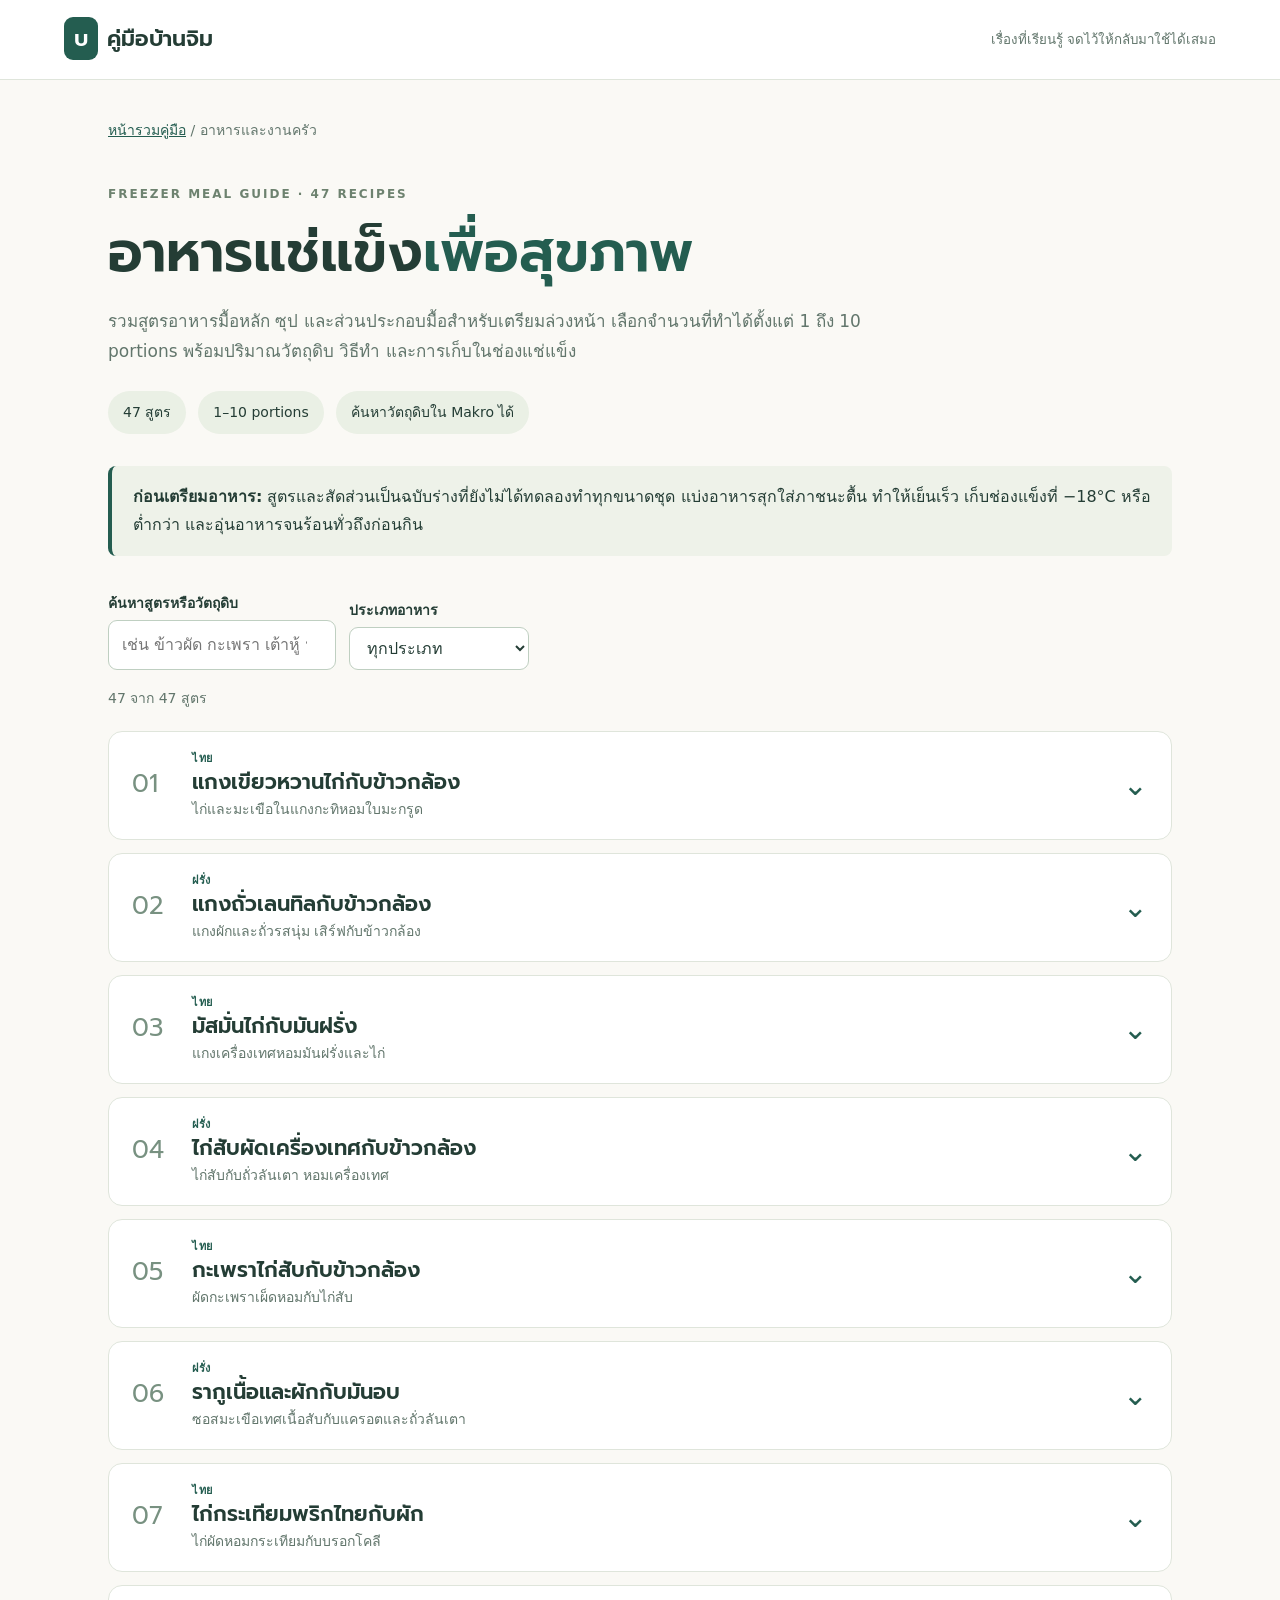
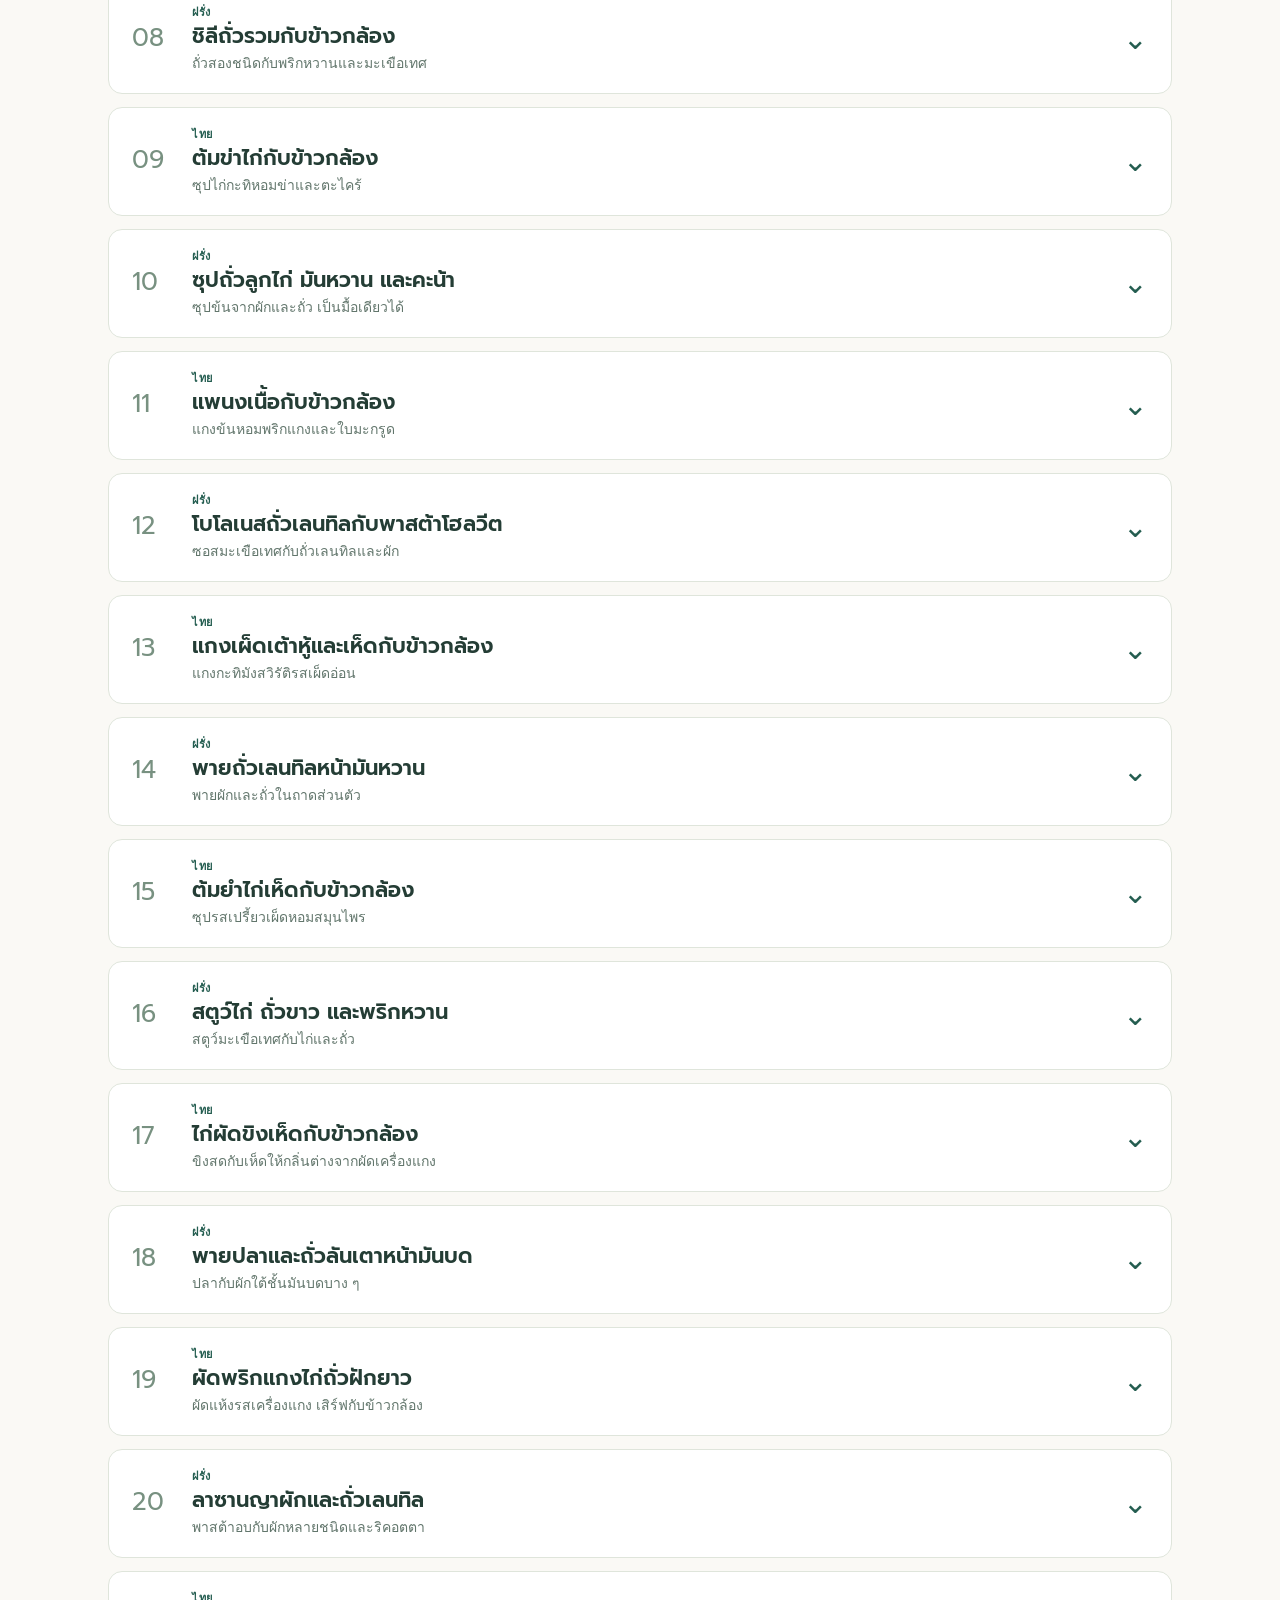
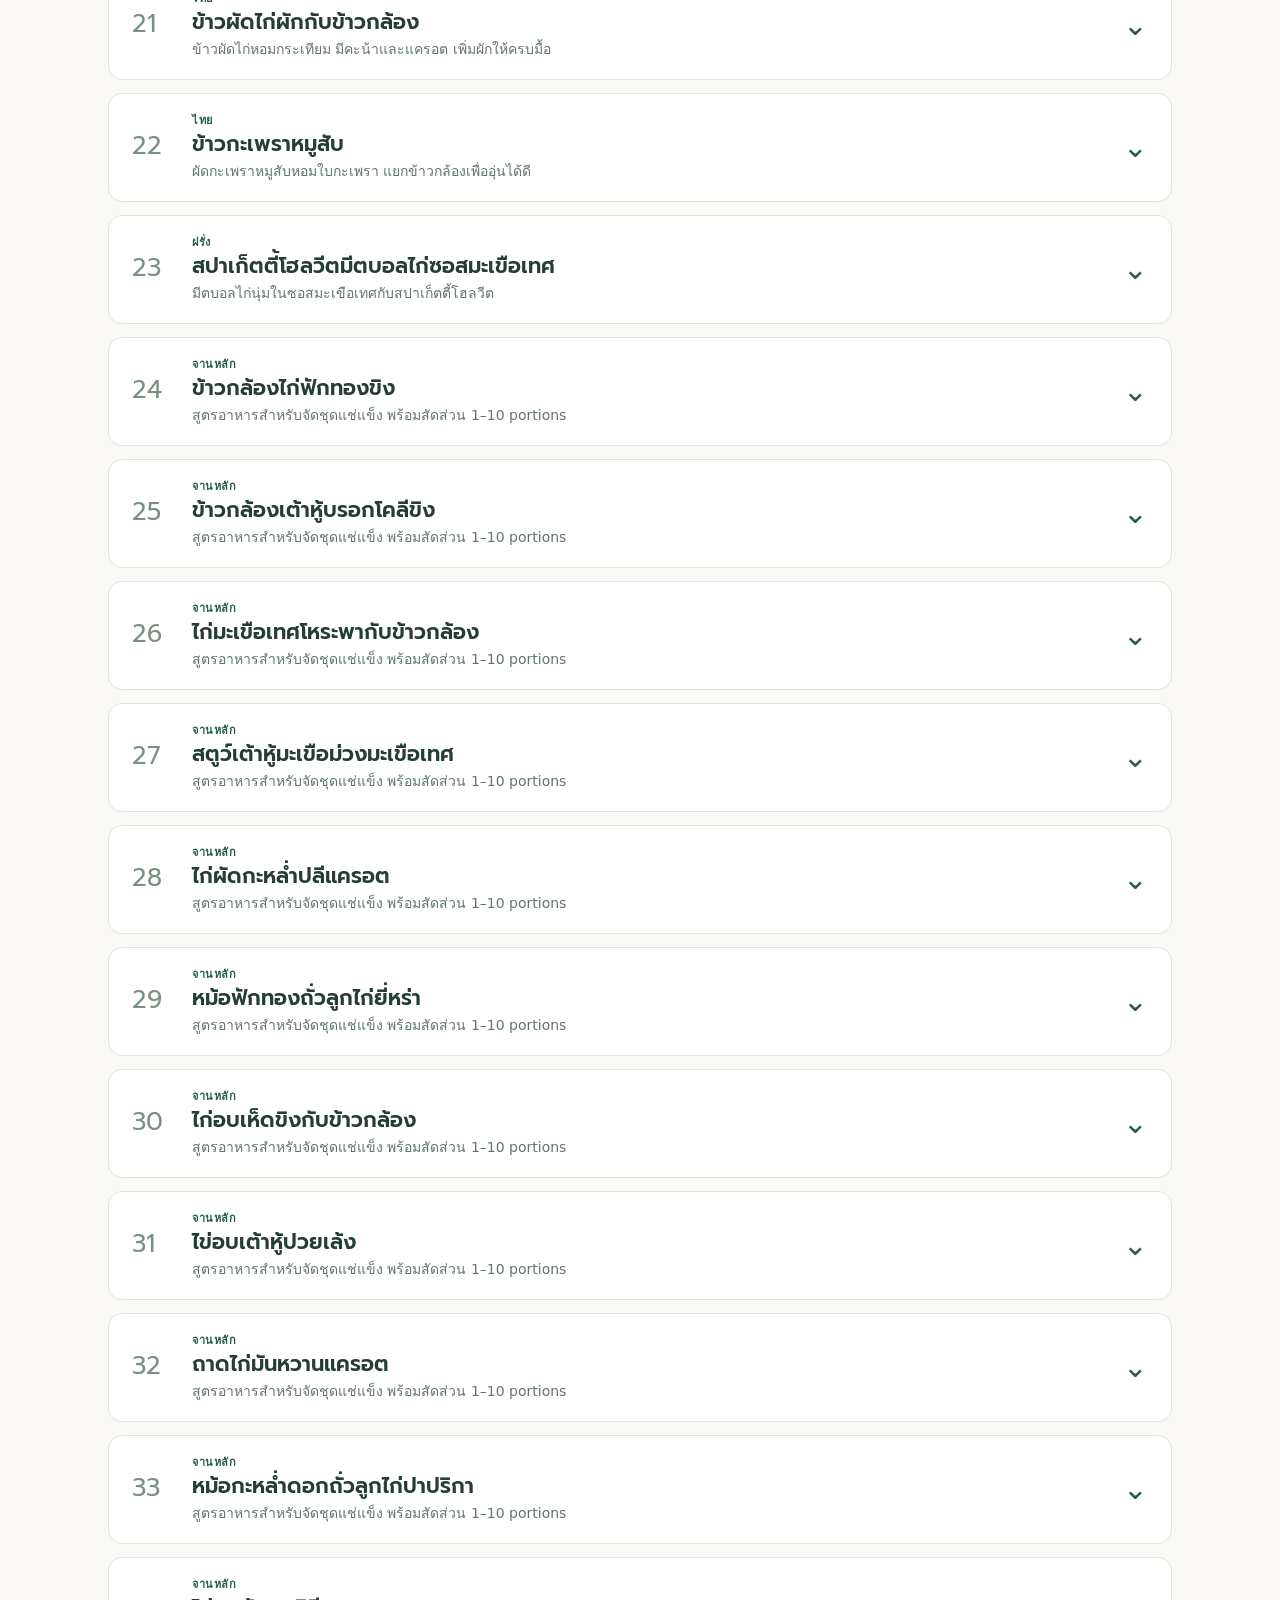
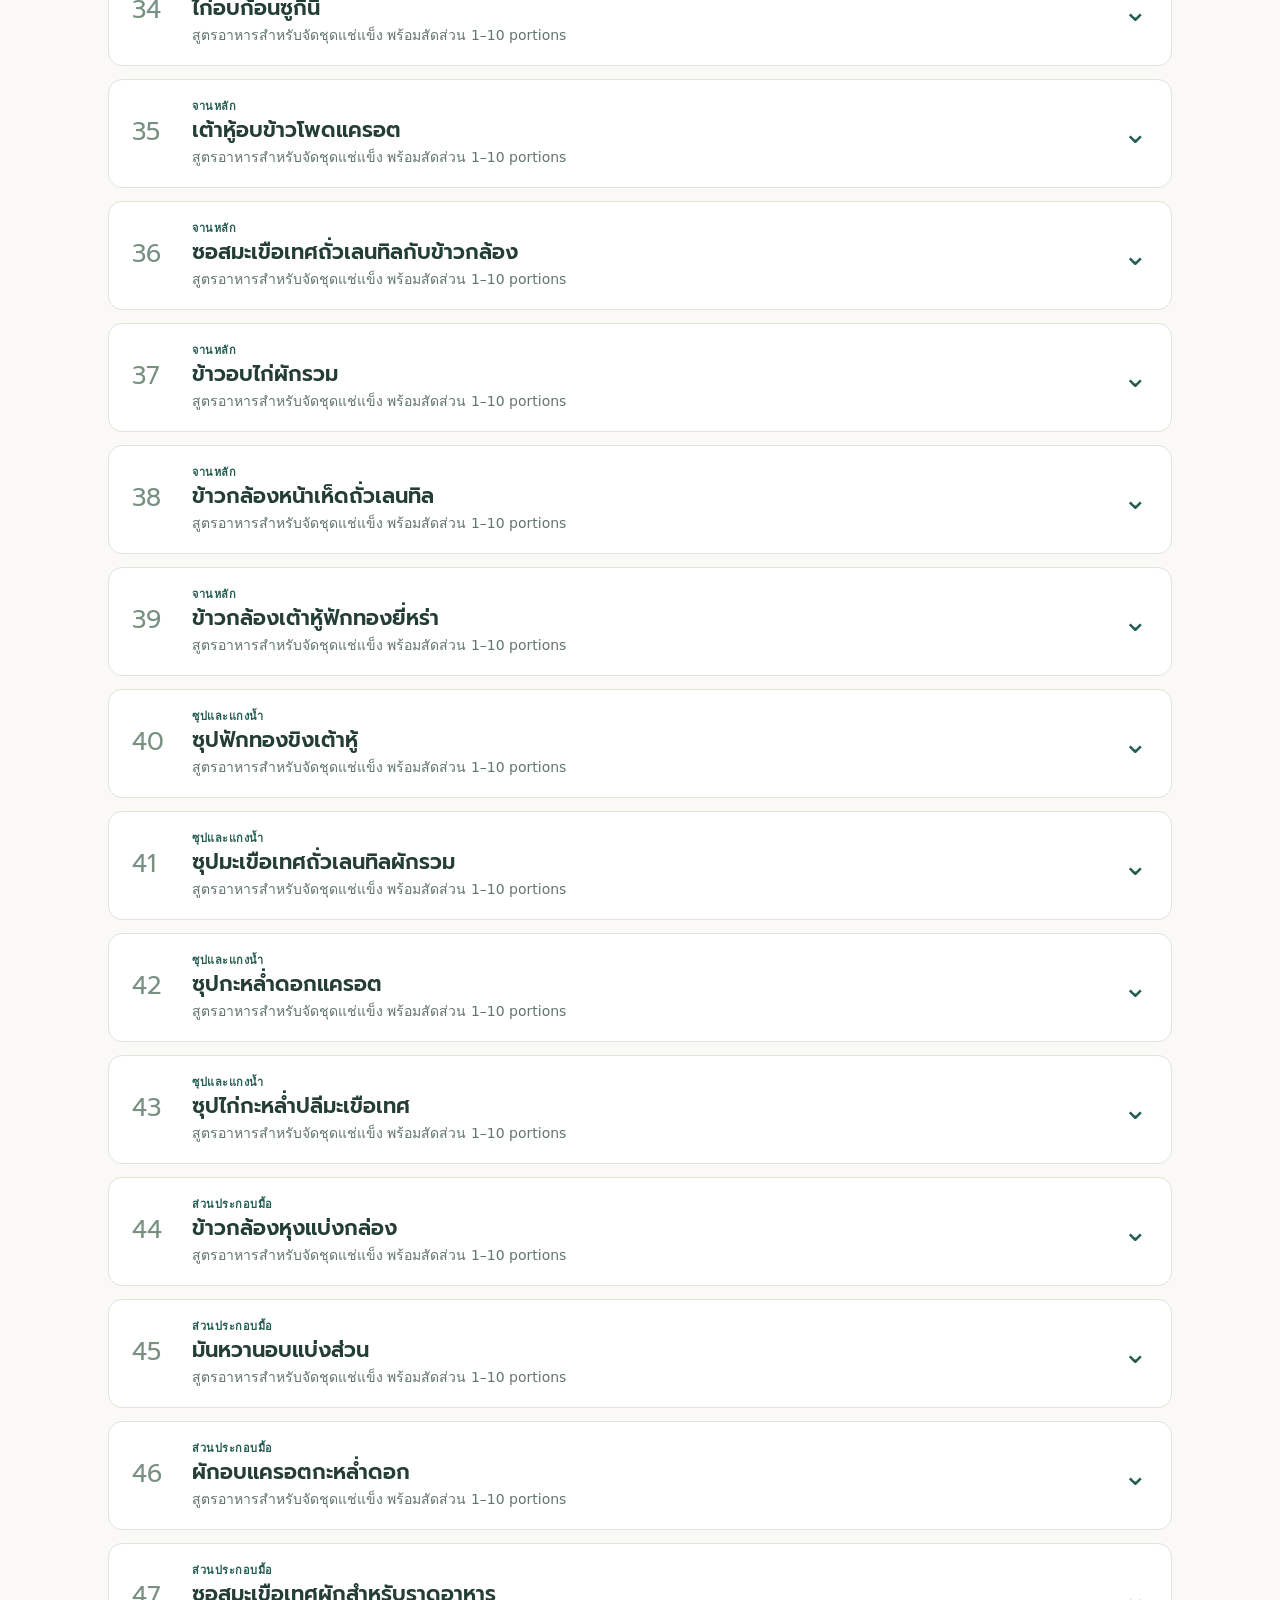
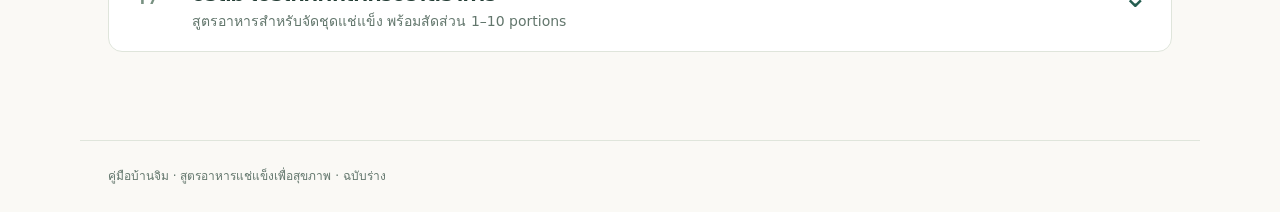
<file: healthy-freezer-meals.html>
<!doctype html>
<html lang="th"><head><meta charset="utf-8"><meta name="viewport" content="width=device-width,initial-scale=1"><meta name="description" content="47 สูตรอาหารมื้อหลักและส่วนประกอบมื้อแช่แข็งเพื่อสุขภาพ ปรับสัดส่วนวัตถุดิบได้ 1–10 portions พร้อมวิธีทำและลิงก์ค้นหาวัตถุดิบ"><title>47 สูตรอาหารแช่แข็งเพื่อสุขภาพ — คู่มือบ้านจิม</title><link rel="stylesheet" href="assets/fonts.css"><style>
*{box-sizing:border-box}[hidden]{display:none!important}:root{--green:#245d50;--ink:#243d35;--muted:#62766c;--line:#dfe5db;--pale:#eaf0e5}html{scroll-behavior:smooth}body{margin:0;background:#faf9f5;color:var(--ink);font:16px/1.75 system-ui,Tahoma,sans-serif}h1,h2,h3,.brand,.recipe-head strong{font-family:Prompt,system-ui,sans-serif}a{color:var(--green)}header{border-bottom:1px solid var(--line);padding:20px 5%;display:flex;justify-content:space-between;align-items:center;background:#fff}.brand{font-family:Prompt;font-size:22px;text-decoration:none;font-weight:600;color:var(--ink)}.mark{background:var(--green);color:white;padding:5px 10px;border-radius:9px;margin-right:9px}header small{color:var(--muted)}main{max-width:1120px;margin:auto;padding:38px 28px 75px}.breadcrumb{font-size:14px;color:var(--muted)}.eyebrow{font-size:12px;letter-spacing:2px;font-weight:700;color:#6d826f;margin-top:42px}h1{font-weight:600;font-size:clamp(34px,5vw,56px);line-height:1.3;margin:12px 0}h1 span{color:var(--green)}.intro{max-width:760px;color:var(--muted);font-size:17px}.stats{display:flex;flex-wrap:wrap;gap:12px;margin:25px 0 32px}.stats span{background:var(--pale);padding:9px 15px;border-radius:99px;font-size:14px}.notice{background:#eef2e9;border-left:4px solid var(--green);border-radius:8px;padding:17px 21px;margin:22px 0 35px}.finder{display:flex;flex-wrap:wrap;gap:13px;align-items:end;margin:35px 0 16px}.finder label{display:block;font-weight:600;font-size:14px;margin-bottom:5px}.finder input,.finder select,.portions{font:inherit;background:white;border:1px solid #bfcfc1;border-radius:9px;padding:10px 13px;color:var(--ink)}.finder input{width:min(100%,400px)}.finder select{min-width:180px}.results{color:var(--muted);font-size:14px;margin:10px 0 20px}.recipe{margin:13px 0;background:white;border:1px solid var(--line);border-radius:14px;overflow:hidden;scroll-margin-top:20px}.recipe summary{cursor:pointer;display:flex;gap:18px;align-items:center;padding:19px 23px;list-style:none}.recipe summary::-webkit-details-marker{display:none}.recipe summary:hover{background:#f7faf5}.number{font-family:Prompt;font-size:25px;color:#789181;min-width:42px}.recipe-head{flex:1;display:flex;flex-direction:column;line-height:1.5}.recipe-head strong{font-size:21px;font-weight:600}.recipe-head small{font-size:14px;color:var(--muted)}.tag{font-size:11px;color:var(--green);letter-spacing:.5px;font-weight:700}.chevron{font-size:30px;color:var(--green);transition:transform .2s}.recipe details[open] .chevron{transform:rotate(180deg)}.recipe-body{border-top:1px solid var(--line);padding:21px 26px 28px}.controls{display:flex;align-items:center;gap:12px;flex-wrap:wrap}.controls label{font-weight:600}.control-help{font-size:13px;color:var(--muted)}.columns{display:grid;grid-template-columns:1fr 1fr;gap:38px}.columns h3{font-size:20px;margin:25px 0 11px}.table-wrap{overflow-x:auto}table{border-collapse:collapse;width:100%;font-size:14px}th,td{border-bottom:1px solid var(--line);padding:9px 8px;text-align:left;vertical-align:top}th{font-weight:500}thead th{background:var(--pale);font-weight:600}td:last-child{text-align:right;white-space:nowrap;font-weight:600}.external{margin-left:4px;font-size:12px}ol{padding-left:25px}li{margin:0 0 8px}.freeze{background:var(--pale);padding:14px 17px;border-radius:8px;margin-top:20px}.freeze p{margin:4px 0 0}.small{font-size:13px;color:var(--muted)}.notes ul{margin:6px 0 0;padding-left:20px}.shopping{margin:24px 0 0}.empty{border:1px dashed #cbd5c5;border-radius:12px;padding:35px;text-align:center;color:var(--muted)}footer{max-width:1120px;margin:auto;border-top:1px solid var(--line);padding:25px 28px;color:var(--muted);font-size:12px}@media(max-width:720px){header small{display:none}main{padding:25px 18px 55px}.columns{grid-template-columns:1fr;gap:0}.recipe summary{padding:15px;gap:10px}.recipe-body{padding:16px}.number{min-width:31px;font-size:19px}.recipe-head strong{font-size:18px}.recipe-head small{font-size:12px}.chevron{font-size:22px}.finder>div{width:100%}.finder input,.finder select{width:100%}}
</style></head><body><header><a href="./" class="brand"><span class="mark">บ</span>คู่มือบ้านจิม</a><small>เรื่องที่เรียนรู้ จดไว้ให้กลับมาใช้ได้เสมอ</small></header><main><nav class="breadcrumb" aria-label="เส้นทางนำทาง"><a href="./">หน้ารวมคู่มือ</a> / อาหารและงานครัว</nav><p class="eyebrow">FREEZER MEAL GUIDE · 47 RECIPES</p><h1>อาหารแช่แข็ง<span>เพื่อสุขภาพ</span></h1><p class="intro">รวมสูตรอาหารมื้อหลัก ซุป และส่วนประกอบมื้อสำหรับเตรียมล่วงหน้า เลือกจำนวนที่ทำได้ตั้งแต่ 1 ถึง 10 portions พร้อมปริมาณวัตถุดิบ วิธีทำ และการเก็บในช่องแช่แข็ง</p><div class="stats"><span>47 สูตร</span><span>1–10 portions</span><span>ค้นหาวัตถุดิบใน Makro ได้</span></div><div class="notice"><strong>ก่อนเตรียมอาหาร:</strong> สูตรและสัดส่วนเป็นฉบับร่างที่ยังไม่ได้ทดลองทำทุกขนาดชุด แบ่งอาหารสุกใส่ภาชนะตื้น ทำให้เย็นเร็ว เก็บช่องแข็งที่ −18°C หรือต่ำกว่า และอุ่นอาหารจนร้อนทั่วถึงก่อนกิน</div><div class="finder"><div><label for="search">ค้นหาสูตรหรือวัตถุดิบ</label><input id="search" type="search" placeholder="เช่น ข้าวผัด กะเพรา เต้าหู้ ฟักทอง"></div><div><label for="category">ประเภทอาหาร</label><select id="category"><option value="">ทุกประเภท</option><option value="ไทย">ไทย</option><option value="ฝรั่ง">ฝรั่ง</option><option value="จานหลัก">จานหลัก</option><option value="ซุปและแกงน้ำ">ซุปและแกงน้ำ</option><option value="ส่วนประกอบมื้อ">ส่วนประกอบมื้อ</option></select></div></div><p class="results" id="results" aria-live="polite">47 สูตร</p><div id="recipes"><article class="recipe" id="meal-01" data-category="ไทย" data-search="แกงเขียวหวานไก่กับข้าวกล้อง ไทย ไก่และมะเขือในแกงกะทิหอมใบมะกรูด อกไก่ มะเขือเปราะ กะทิไขมันต่ำ น้ำสต็อกไก่ไม่เติมเกลือ พริกแกงเขียวหวาน น้ำปลา ใบมะกรูด ข้าวกล้องสาร"><details><summary><span class="number">01</span><span class="recipe-head"><span class="tag">ไทย</span><strong>แกงเขียวหวานไก่กับข้าวกล้อง</strong><small>ไก่และมะเขือในแกงกะทิหอมใบมะกรูด</small></span><span class="chevron" aria-hidden="true">⌄</span></summary><div class="recipe-body"><div class="controls"><label for="portions-meal-01">จำนวนที่ทำ</label><select id="portions-meal-01" class="portions" aria-label="จำนวนที่ทำสำหรับแกงเขียวหวานไก่กับข้าวกล้อง"><option value="1">1 portion</option><option value="2">2 portions</option><option value="3">3 portions</option><option value="4">4 portions</option><option value="5">5 portions</option><option value="6">6 portions</option><option value="7">7 portions</option><option value="8">8 portions</option><option value="9">9 portions</option><option value="10">10 portions</option></select><span class="control-help">ปรับวัตถุดิบอัตโนมัติ 1–10 portions</span></div><div class="columns"><div><h3>วัตถุดิบสำหรับ <span class="selected">1</span> portion</h3><div class="table-wrap"><table><thead><tr><th scope="col">รายการ · กดเพื่อค้นหาใน Makro</th><th scope="col">ปริมาณ</th></tr></thead><tbody><tr><th scope="row"><a href="https://www.makro.pro/c/search?q=%E0%B8%AD%E0%B8%81%E0%B9%84%E0%B8%81%E0%B9%88" target="_blank" rel="noopener noreferrer">อกไก่<span class="external" aria-hidden="true">↗</span></a></th><td class="amount" data-base="120" data-unit="กรัม">120 กรัม</td></tr><tr><th scope="row"><a href="https://www.makro.pro/c/search?q=%E0%B8%A1%E0%B8%B0%E0%B9%80%E0%B8%82%E0%B8%B7%E0%B8%AD%E0%B9%80%E0%B8%9B%E0%B8%A3%E0%B8%B2%E0%B8%B0" target="_blank" rel="noopener noreferrer">มะเขือเปราะ<span class="external" aria-hidden="true">↗</span></a></th><td class="amount" data-base="80" data-unit="กรัม">80 กรัม</td></tr><tr><th scope="row"><a href="https://www.makro.pro/c/search?q=%E0%B8%81%E0%B8%B0%E0%B8%97%E0%B8%B4" target="_blank" rel="noopener noreferrer">กะทิไขมันต่ำ<span class="external" aria-hidden="true">↗</span></a></th><td class="amount" data-base="100" data-unit="มล.">100 มล.</td></tr><tr><th scope="row"><a href="https://www.makro.pro/c/search?q=%E0%B8%99%E0%B9%89%E0%B8%B3%E0%B8%AA%E0%B8%95%E0%B9%87%E0%B8%AD%E0%B8%81" target="_blank" rel="noopener noreferrer">น้ำสต็อกไก่ไม่เติมเกลือ<span class="external" aria-hidden="true">↗</span></a></th><td class="amount" data-base="80" data-unit="มล.">80 มล.</td></tr><tr><th scope="row"><a href="https://www.makro.pro/c/search?q=%E0%B8%9E%E0%B8%A3%E0%B8%B4%E0%B8%81%E0%B9%81%E0%B8%81%E0%B8%87%E0%B9%80%E0%B8%82%E0%B8%B5%E0%B8%A2%E0%B8%A7%E0%B8%AB%E0%B8%A7%E0%B8%B2%E0%B8%99" target="_blank" rel="noopener noreferrer">พริกแกงเขียวหวาน<span class="external" aria-hidden="true">↗</span></a></th><td class="amount" data-base="15" data-unit="กรัม">15 กรัม</td></tr><tr><th scope="row"><a href="https://www.makro.pro/c/search?q=%E0%B8%99%E0%B9%89%E0%B8%B3%E0%B8%9B%E0%B8%A5%E0%B8%B2" target="_blank" rel="noopener noreferrer">น้ำปลา<span class="external" aria-hidden="true">↗</span></a></th><td class="amount" data-base="5" data-unit="มล.">5 มล.</td></tr><tr><th scope="row"><a href="https://www.makro.pro/c/search?q=%E0%B9%83%E0%B8%9A%E0%B8%A1%E0%B8%B0%E0%B8%81%E0%B8%A3%E0%B8%B9%E0%B8%94" target="_blank" rel="noopener noreferrer">ใบมะกรูด<span class="external" aria-hidden="true">↗</span></a></th><td class="amount" data-base="1" data-unit="กรัม">1 กรัม</td></tr><tr><th scope="row"><a href="https://www.makro.pro/c/search?q=%E0%B8%82%E0%B9%89%E0%B8%B2%E0%B8%A7%E0%B8%81%E0%B8%A5%E0%B9%89%E0%B8%AD%E0%B8%87" target="_blank" rel="noopener noreferrer">ข้าวกล้องสาร<span class="external" aria-hidden="true">↗</span></a></th><td class="amount" data-base="55" data-unit="กรัม">55 กรัม</td></tr></tbody></table></div></div><div><h3>วิธีทำ</h3><ol><li>เคี่ยวพริกแกงกับกะทิเล็กน้อย เติมกะทิที่เหลือและน้ำสต็อก</li><li>ใส่ไก่และมะเขือ เคี่ยวจนไก่สุกถึง 74°C ปรุงน้ำปลาและใบมะกรูด</li><li>หุงข้าวกล้อง แบ่งแกงและข้าวแยกช่อง ทำให้เย็นเร็วแล้วแช่แข็ง</li></ol><div class="freeze"><strong>การแช่แข็งและอุ่นกลับ</strong><p>แบ่งเป็นมื้อในภาชนะตื้น ทำให้เย็นเร็วและแช่แข็ง; ใช้ภายใน 2–3 เดือนเพื่อคุณภาพ</p></div><p class="small"><strong>สารก่อภูมิแพ้:</strong> ตรวจฉลากพริกแกง; มีปลา</p><div class="notes"><strong>หมายเหตุ</strong><ul><li>ดัดแปลงจากต้นทาง: ปรับเป็นอกไก่ กะทิไขมันต่ำ และข้าวกล้อง; งดน้ำตาล</li><li>สัดส่วนและเนื้อสัมผัสหลังแช่แข็งยังต้องทดลองทำ</li></ul></div></div></div><p class="small shopping">ลิงก์วัตถุดิบพาไปหน้าค้นหาของ makro.pro โปรดตรวจฉลาก ขนาดบรรจุ ราคา และพื้นที่จัดส่งก่อนสั่งซื้อ</p></div></details></article>
<article class="recipe" id="meal-02" data-category="ฝรั่ง" data-search="แกงถั่วเลนทิลกับข้าวกล้อง ฝรั่ง แกงผักและถั่วรสนุ่ม เสิร์ฟกับข้าวกล้อง น้ำมันคาโนลา หอมหัวใหญ่ พริกแกงชนิดโซเดียมต่ำ น้ำสต็อกผักโซเดียมต่ำ ผักรวมแช่แข็ง ถั่วเลนทิลแดงแห้ง ข้าวกล้องสาร"><details><summary><span class="number">02</span><span class="recipe-head"><span class="tag">ฝรั่ง</span><strong>แกงถั่วเลนทิลกับข้าวกล้อง</strong><small>แกงผักและถั่วรสนุ่ม เสิร์ฟกับข้าวกล้อง</small></span><span class="chevron" aria-hidden="true">⌄</span></summary><div class="recipe-body"><div class="controls"><label for="portions-meal-02">จำนวนที่ทำ</label><select id="portions-meal-02" class="portions" aria-label="จำนวนที่ทำสำหรับแกงถั่วเลนทิลกับข้าวกล้อง"><option value="1">1 portion</option><option value="2">2 portions</option><option value="3">3 portions</option><option value="4">4 portions</option><option value="5">5 portions</option><option value="6">6 portions</option><option value="7">7 portions</option><option value="8">8 portions</option><option value="9">9 portions</option><option value="10">10 portions</option></select><span class="control-help">ปรับวัตถุดิบอัตโนมัติ 1–10 portions</span></div><div class="columns"><div><h3>วัตถุดิบสำหรับ <span class="selected">1</span> portion</h3><div class="table-wrap"><table><thead><tr><th scope="col">รายการ · กดเพื่อค้นหาใน Makro</th><th scope="col">ปริมาณ</th></tr></thead><tbody><tr><th scope="row"><a href="https://www.makro.pro/c/search?q=%E0%B8%99%E0%B9%89%E0%B8%B3%E0%B8%A1%E0%B8%B1%E0%B8%99%E0%B8%84%E0%B8%B2%E0%B9%82%E0%B8%99%E0%B8%A5%E0%B8%B2" target="_blank" rel="noopener noreferrer">น้ำมันคาโนลา<span class="external" aria-hidden="true">↗</span></a></th><td class="amount" data-base="4" data-unit="มล.">4 มล.</td></tr><tr><th scope="row"><a href="https://www.makro.pro/c/search?q=%E0%B8%AB%E0%B8%AD%E0%B8%A1%E0%B8%AB%E0%B8%B1%E0%B8%A7%E0%B9%83%E0%B8%AB%E0%B8%8D%E0%B9%88" target="_blank" rel="noopener noreferrer">หอมหัวใหญ่<span class="external" aria-hidden="true">↗</span></a></th><td class="amount" data-base="50" data-unit="กรัม">50 กรัม</td></tr><tr><th scope="row"><a href="https://www.makro.pro/c/search?q=%E0%B8%9E%E0%B8%A3%E0%B8%B4%E0%B8%81%E0%B9%81%E0%B8%81%E0%B8%87" target="_blank" rel="noopener noreferrer">พริกแกงชนิดโซเดียมต่ำ<span class="external" aria-hidden="true">↗</span></a></th><td class="amount" data-base="12" data-unit="กรัม">12 กรัม</td></tr><tr><th scope="row"><a href="https://www.makro.pro/c/search?q=%E0%B8%99%E0%B9%89%E0%B8%B3%E0%B8%AA%E0%B8%95%E0%B9%87%E0%B8%AD%E0%B8%81" target="_blank" rel="noopener noreferrer">น้ำสต็อกผักโซเดียมต่ำ<span class="external" aria-hidden="true">↗</span></a></th><td class="amount" data-base="210" data-unit="มล.">210 มล.</td></tr><tr><th scope="row"><a href="https://www.makro.pro/c/search?q=%E0%B8%9C%E0%B8%B1%E0%B8%81%E0%B8%A3%E0%B8%A7%E0%B8%A1" target="_blank" rel="noopener noreferrer">ผักรวมแช่แข็ง<span class="external" aria-hidden="true">↗</span></a></th><td class="amount" data-base="180" data-unit="กรัม">180 กรัม</td></tr><tr><th scope="row"><a href="https://www.makro.pro/c/search?q=%E0%B8%96%E0%B8%B1%E0%B9%88%E0%B8%A7%E0%B9%80%E0%B8%A5%E0%B8%99%E0%B8%97%E0%B8%B4%E0%B8%A5" target="_blank" rel="noopener noreferrer">ถั่วเลนทิลแดงแห้ง<span class="external" aria-hidden="true">↗</span></a></th><td class="amount" data-base="35" data-unit="กรัม">35 กรัม</td></tr><tr><th scope="row"><a href="https://www.makro.pro/c/search?q=%E0%B8%82%E0%B9%89%E0%B8%B2%E0%B8%A7%E0%B8%81%E0%B8%A5%E0%B9%89%E0%B8%AD%E0%B8%87" target="_blank" rel="noopener noreferrer">ข้าวกล้องสาร<span class="external" aria-hidden="true">↗</span></a></th><td class="amount" data-base="55" data-unit="กรัม">55 กรัม</td></tr></tbody></table></div></div><div><h3>วิธีทำ</h3><ol><li>ผัดหอมหัวใหญ่กับน้ำมันจนใส ใส่พริกแกงและคนให้หอม</li><li>เติมน้ำสต็อก ผักรวม และถั่วเลนทิล ต้มจนถั่วและผักสุกนุ่ม ประมาณ 20 นาที</li><li>หุงข้าวกล้องตามคำแนะนำบนบรรจุภัณฑ์ แบ่งข้าวกับแกงลงกล่องคนละช่องหรือคนละภาชนะ</li><li>ทำให้เย็นอย่างรวดเร็วแล้วแช่แข็งตามคู่มือหน้าแรก</li></ol><div class="freeze"><strong>การแช่แข็งและอุ่นกลับ</strong><p>แกงและข้าวแช่แข็งแยกกล่อง ใช้ภายใน 2–3 เดือนเพื่อคุณภาพ</p></div><p class="small"><strong>สารก่อภูมิแพ้:</strong> ตรวจฉลากพริกแกงและน้ำสต็อก</p><div class="notes"><strong>หมายเหตุ</strong><ul><li>ดัดแปลงจากต้นทาง: ปรับเป็นต่อมื้อ ใช้ข้าวกล้องและน้ำสต็อกโซเดียมต่ำ งดเครื่องเคียงหวาน</li><li>ปริมาณต่อส่วนและการแช่แข็งของสูตรดัดแปลงยังต้องทดลองทำ</li></ul></div></div></div><p class="small shopping">ลิงก์วัตถุดิบพาไปหน้าค้นหาของ makro.pro โปรดตรวจฉลาก ขนาดบรรจุ ราคา และพื้นที่จัดส่งก่อนสั่งซื้อ</p></div></details></article>
<article class="recipe" id="meal-03" data-category="ไทย" data-search="มัสมั่นไก่กับมันฝรั่ง ไทย แกงเครื่องเทศหอมมันฝรั่งและไก่ สะโพกไก่เลาะหนังและกระดูก มันฝรั่ง หอมหัวใหญ่ กะทิไขมันต่ำ พริกแกงมัสมั่น น้ำมะขามเปียก น้ำปลา น้ำสะอาด"><details><summary><span class="number">03</span><span class="recipe-head"><span class="tag">ไทย</span><strong>มัสมั่นไก่กับมันฝรั่ง</strong><small>แกงเครื่องเทศหอมมันฝรั่งและไก่</small></span><span class="chevron" aria-hidden="true">⌄</span></summary><div class="recipe-body"><div class="controls"><label for="portions-meal-03">จำนวนที่ทำ</label><select id="portions-meal-03" class="portions" aria-label="จำนวนที่ทำสำหรับมัสมั่นไก่กับมันฝรั่ง"><option value="1">1 portion</option><option value="2">2 portions</option><option value="3">3 portions</option><option value="4">4 portions</option><option value="5">5 portions</option><option value="6">6 portions</option><option value="7">7 portions</option><option value="8">8 portions</option><option value="9">9 portions</option><option value="10">10 portions</option></select><span class="control-help">ปรับวัตถุดิบอัตโนมัติ 1–10 portions</span></div><div class="columns"><div><h3>วัตถุดิบสำหรับ <span class="selected">1</span> portion</h3><div class="table-wrap"><table><thead><tr><th scope="col">รายการ · กดเพื่อค้นหาใน Makro</th><th scope="col">ปริมาณ</th></tr></thead><tbody><tr><th scope="row"><a href="https://www.makro.pro/c/search?q=%E0%B8%AA%E0%B8%B0%E0%B9%82%E0%B8%9E%E0%B8%81%E0%B9%84%E0%B8%81%E0%B9%88" target="_blank" rel="noopener noreferrer">สะโพกไก่เลาะหนังและกระดูก<span class="external" aria-hidden="true">↗</span></a></th><td class="amount" data-base="120" data-unit="กรัม">120 กรัม</td></tr><tr><th scope="row"><a href="https://www.makro.pro/c/search?q=%E0%B8%A1%E0%B8%B1%E0%B8%99%E0%B8%9D%E0%B8%A3%E0%B8%B1%E0%B9%88%E0%B8%87" target="_blank" rel="noopener noreferrer">มันฝรั่ง<span class="external" aria-hidden="true">↗</span></a></th><td class="amount" data-base="140" data-unit="กรัม">140 กรัม</td></tr><tr><th scope="row"><a href="https://www.makro.pro/c/search?q=%E0%B8%AB%E0%B8%AD%E0%B8%A1%E0%B8%AB%E0%B8%B1%E0%B8%A7%E0%B9%83%E0%B8%AB%E0%B8%8D%E0%B9%88" target="_blank" rel="noopener noreferrer">หอมหัวใหญ่<span class="external" aria-hidden="true">↗</span></a></th><td class="amount" data-base="60" data-unit="กรัม">60 กรัม</td></tr><tr><th scope="row"><a href="https://www.makro.pro/c/search?q=%E0%B8%81%E0%B8%B0%E0%B8%97%E0%B8%B4" target="_blank" rel="noopener noreferrer">กะทิไขมันต่ำ<span class="external" aria-hidden="true">↗</span></a></th><td class="amount" data-base="100" data-unit="มล.">100 มล.</td></tr><tr><th scope="row"><a href="https://www.makro.pro/c/search?q=%E0%B8%9E%E0%B8%A3%E0%B8%B4%E0%B8%81%E0%B9%81%E0%B8%81%E0%B8%87%E0%B8%A1%E0%B8%B1%E0%B8%AA%E0%B8%A1%E0%B8%B1%E0%B9%88%E0%B8%99" target="_blank" rel="noopener noreferrer">พริกแกงมัสมั่น<span class="external" aria-hidden="true">↗</span></a></th><td class="amount" data-base="20" data-unit="กรัม">20 กรัม</td></tr><tr><th scope="row"><a href="https://www.makro.pro/c/search?q=%E0%B8%99%E0%B9%89%E0%B8%B3%E0%B8%A1%E0%B8%B0%E0%B8%82%E0%B8%B2%E0%B8%A1%E0%B9%80%E0%B8%9B%E0%B8%B5%E0%B8%A2%E0%B8%81" target="_blank" rel="noopener noreferrer">น้ำมะขามเปียก<span class="external" aria-hidden="true">↗</span></a></th><td class="amount" data-base="10" data-unit="มล.">10 มล.</td></tr><tr><th scope="row"><a href="https://www.makro.pro/c/search?q=%E0%B8%99%E0%B9%89%E0%B8%B3%E0%B8%9B%E0%B8%A5%E0%B8%B2" target="_blank" rel="noopener noreferrer">น้ำปลา<span class="external" aria-hidden="true">↗</span></a></th><td class="amount" data-base="4" data-unit="มล.">4 มล.</td></tr><tr><th scope="row"><a href="https://www.makro.pro/c/search?q=%E0%B8%99%E0%B9%89%E0%B8%B3%E0%B8%94%E0%B8%B7%E0%B9%88%E0%B8%A1" target="_blank" rel="noopener noreferrer">น้ำสะอาด<span class="external" aria-hidden="true">↗</span></a></th><td class="amount" data-base="80" data-unit="มล.">80 มล.</td></tr></tbody></table></div></div><div><h3>วิธีทำ</h3><ol><li>ผัดพริกแกงกับกะทิเล็กน้อย เติมกะทิที่เหลือและน้ำ</li><li>ใส่ไก่ มันฝรั่ง และหัวหอม เคี่ยวจนมันนุ่มและไก่สุกถึง 74°C</li><li>เติมมะขามและน้ำปลา แบ่งกล่องตื้น ทำให้เย็นเร็วแล้วแช่แข็ง</li></ol><div class="freeze"><strong>การแช่แข็งและอุ่นกลับ</strong><p>แบ่งเป็นมื้อในภาชนะตื้น ทำให้เย็นเร็วและแช่แข็ง; ใช้ภายใน 2–3 เดือนเพื่อคุณภาพ</p></div><p class="small"><strong>สารก่อภูมิแพ้:</strong> พริกแกงอาจมีถั่วลิสงและกุ้ง; มีปลา</p><div class="notes"><strong>หมายเหตุ</strong><ul><li>ดัดแปลงจากต้นทาง: ลดกะทิและงดน้ำตาล ปรับเป็นไก่ไร้หนัง</li><li>สัดส่วนและเนื้อสัมผัสหลังแช่แข็งยังต้องทดลองทำ</li></ul></div></div></div><p class="small shopping">ลิงก์วัตถุดิบพาไปหน้าค้นหาของ makro.pro โปรดตรวจฉลาก ขนาดบรรจุ ราคา และพื้นที่จัดส่งก่อนสั่งซื้อ</p></div></details></article>
<article class="recipe" id="meal-04" data-category="ฝรั่ง" data-search="ไก่สับผัดเครื่องเทศกับข้าวกล้อง ฝรั่ง ไก่สับกับถั่วลันเตา หอมเครื่องเทศ น้ำมันมะกอก ไก่สับ หอมหัวใหญ่ กระเทียม ผงกะหรี่ ถั่วลันเตาแช่แข็ง น้ำสะอาด ข้าวกล้องสาร"><details><summary><span class="number">04</span><span class="recipe-head"><span class="tag">ฝรั่ง</span><strong>ไก่สับผัดเครื่องเทศกับข้าวกล้อง</strong><small>ไก่สับกับถั่วลันเตา หอมเครื่องเทศ</small></span><span class="chevron" aria-hidden="true">⌄</span></summary><div class="recipe-body"><div class="controls"><label for="portions-meal-04">จำนวนที่ทำ</label><select id="portions-meal-04" class="portions" aria-label="จำนวนที่ทำสำหรับไก่สับผัดเครื่องเทศกับข้าวกล้อง"><option value="1">1 portion</option><option value="2">2 portions</option><option value="3">3 portions</option><option value="4">4 portions</option><option value="5">5 portions</option><option value="6">6 portions</option><option value="7">7 portions</option><option value="8">8 portions</option><option value="9">9 portions</option><option value="10">10 portions</option></select><span class="control-help">ปรับวัตถุดิบอัตโนมัติ 1–10 portions</span></div><div class="columns"><div><h3>วัตถุดิบสำหรับ <span class="selected">1</span> portion</h3><div class="table-wrap"><table><thead><tr><th scope="col">รายการ · กดเพื่อค้นหาใน Makro</th><th scope="col">ปริมาณ</th></tr></thead><tbody><tr><th scope="row"><a href="https://www.makro.pro/c/search?q=%E0%B8%99%E0%B9%89%E0%B8%B3%E0%B8%A1%E0%B8%B1%E0%B8%99%E0%B8%A1%E0%B8%B0%E0%B8%81%E0%B8%AD%E0%B8%81" target="_blank" rel="noopener noreferrer">น้ำมันมะกอก<span class="external" aria-hidden="true">↗</span></a></th><td class="amount" data-base="5" data-unit="มล.">5 มล.</td></tr><tr><th scope="row"><a href="https://www.makro.pro/c/search?q=%E0%B9%84%E0%B8%81%E0%B9%88%E0%B8%9A%E0%B8%94" target="_blank" rel="noopener noreferrer">ไก่สับ<span class="external" aria-hidden="true">↗</span></a></th><td class="amount" data-base="125" data-unit="กรัม">125 กรัม</td></tr><tr><th scope="row"><a href="https://www.makro.pro/c/search?q=%E0%B8%AB%E0%B8%AD%E0%B8%A1%E0%B8%AB%E0%B8%B1%E0%B8%A7%E0%B9%83%E0%B8%AB%E0%B8%8D%E0%B9%88" target="_blank" rel="noopener noreferrer">หอมหัวใหญ่<span class="external" aria-hidden="true">↗</span></a></th><td class="amount" data-base="40" data-unit="กรัม">40 กรัม</td></tr><tr><th scope="row"><a href="https://www.makro.pro/c/search?q=%E0%B8%81%E0%B8%A3%E0%B8%B0%E0%B9%80%E0%B8%97%E0%B8%B5%E0%B8%A2%E0%B8%A1" target="_blank" rel="noopener noreferrer">กระเทียม<span class="external" aria-hidden="true">↗</span></a></th><td class="amount" data-base="3" data-unit="กรัม">3 กรัม</td></tr><tr><th scope="row"><a href="https://www.makro.pro/c/search?q=%E0%B8%9C%E0%B8%87%E0%B8%81%E0%B8%B0%E0%B8%AB%E0%B8%A3%E0%B8%B5%E0%B9%88" target="_blank" rel="noopener noreferrer">ผงกะหรี่<span class="external" aria-hidden="true">↗</span></a></th><td class="amount" data-base="7" data-unit="กรัม">7 กรัม</td></tr><tr><th scope="row"><a href="https://www.makro.pro/c/search?q=%E0%B8%96%E0%B8%B1%E0%B9%88%E0%B8%A7%E0%B8%A5%E0%B8%B1%E0%B8%99%E0%B9%80%E0%B8%95%E0%B8%B2" target="_blank" rel="noopener noreferrer">ถั่วลันเตาแช่แข็ง<span class="external" aria-hidden="true">↗</span></a></th><td class="amount" data-base="35" data-unit="กรัม">35 กรัม</td></tr><tr><th scope="row"><a href="https://www.makro.pro/c/search?q=%E0%B8%99%E0%B9%89%E0%B8%B3%E0%B8%94%E0%B8%B7%E0%B9%88%E0%B8%A1" target="_blank" rel="noopener noreferrer">น้ำสะอาด<span class="external" aria-hidden="true">↗</span></a></th><td class="amount" data-base="30" data-unit="มล.">30 มล.</td></tr><tr><th scope="row"><a href="https://www.makro.pro/c/search?q=%E0%B8%82%E0%B9%89%E0%B8%B2%E0%B8%A7%E0%B8%81%E0%B8%A5%E0%B9%89%E0%B8%AD%E0%B8%87" target="_blank" rel="noopener noreferrer">ข้าวกล้องสาร<span class="external" aria-hidden="true">↗</span></a></th><td class="amount" data-base="55" data-unit="กรัม">55 กรัม</td></tr></tbody></table></div></div><div><h3>วิธีทำ</h3><ol><li>ผัดหอมหัวใหญ่และกระเทียมกับน้ำมัน ใส่ไก่สับและผงกะหรี่ ผัดให้กระจายตัว</li><li>ใส่ถั่วลันเตาและน้ำ ปิดฝาเคี่ยวจนไก่สุกทั่วถึง ตรวจจุดหนาที่สุดให้ถึง 74°C</li><li>หุงข้าวกล้อง แบ่งไก่และข้าวลงกล่องแยกช่อง</li><li>พักให้เย็นอย่างรวดเร็วและแช่แข็ง</li></ol><div class="freeze"><strong>การแช่แข็งและอุ่นกลับ</strong><p>แช่แข็งอาหารสุกแยกกล่อง ใช้ภายใน 2–3 เดือนเพื่อคุณภาพ</p></div><p class="small"><strong>สารก่อภูมิแพ้:</strong> ตรวจฉลากผงกะหรี่</p><div class="notes"><strong>หมายเหตุ</strong><ul><li>ดัดแปลงจากต้นทาง: เปลี่ยนจากการแช่แข็งวัตถุดิบดิบในต้นทางเป็นปรุงสุกก่อนแบ่งกล่อง และใช้ข้าวกล้อง</li><li>ปริมาณต่อส่วนและการแช่แข็งของสูตรดัดแปลงยังต้องทดลองทำ</li></ul></div></div></div><p class="small shopping">ลิงก์วัตถุดิบพาไปหน้าค้นหาของ makro.pro โปรดตรวจฉลาก ขนาดบรรจุ ราคา และพื้นที่จัดส่งก่อนสั่งซื้อ</p></div></details></article>
<article class="recipe" id="meal-05" data-category="ไทย" data-search="กะเพราไก่สับกับข้าวกล้อง ไทย ผัดกะเพราเผ็ดหอมกับไก่สับ ไก่สับ ถั่วฝักยาว หอมหัวใหญ่ กระเทียม พริกสด ใบกะเพรา ซีอิ๊วโซเดียมต่ำ น้ำมันคาโนลา ข้าวกล้องสาร"><details><summary><span class="number">05</span><span class="recipe-head"><span class="tag">ไทย</span><strong>กะเพราไก่สับกับข้าวกล้อง</strong><small>ผัดกะเพราเผ็ดหอมกับไก่สับ</small></span><span class="chevron" aria-hidden="true">⌄</span></summary><div class="recipe-body"><div class="controls"><label for="portions-meal-05">จำนวนที่ทำ</label><select id="portions-meal-05" class="portions" aria-label="จำนวนที่ทำสำหรับกะเพราไก่สับกับข้าวกล้อง"><option value="1">1 portion</option><option value="2">2 portions</option><option value="3">3 portions</option><option value="4">4 portions</option><option value="5">5 portions</option><option value="6">6 portions</option><option value="7">7 portions</option><option value="8">8 portions</option><option value="9">9 portions</option><option value="10">10 portions</option></select><span class="control-help">ปรับวัตถุดิบอัตโนมัติ 1–10 portions</span></div><div class="columns"><div><h3>วัตถุดิบสำหรับ <span class="selected">1</span> portion</h3><div class="table-wrap"><table><thead><tr><th scope="col">รายการ · กดเพื่อค้นหาใน Makro</th><th scope="col">ปริมาณ</th></tr></thead><tbody><tr><th scope="row"><a href="https://www.makro.pro/c/search?q=%E0%B9%84%E0%B8%81%E0%B9%88%E0%B8%9A%E0%B8%94" target="_blank" rel="noopener noreferrer">ไก่สับ<span class="external" aria-hidden="true">↗</span></a></th><td class="amount" data-base="125" data-unit="กรัม">125 กรัม</td></tr><tr><th scope="row"><a href="https://www.makro.pro/c/search?q=%E0%B8%96%E0%B8%B1%E0%B9%88%E0%B8%A7%E0%B8%9D%E0%B8%B1%E0%B8%81%E0%B8%A2%E0%B8%B2%E0%B8%A7" target="_blank" rel="noopener noreferrer">ถั่วฝักยาว<span class="external" aria-hidden="true">↗</span></a></th><td class="amount" data-base="50" data-unit="กรัม">50 กรัม</td></tr><tr><th scope="row"><a href="https://www.makro.pro/c/search?q=%E0%B8%AB%E0%B8%AD%E0%B8%A1%E0%B8%AB%E0%B8%B1%E0%B8%A7%E0%B9%83%E0%B8%AB%E0%B8%8D%E0%B9%88" target="_blank" rel="noopener noreferrer">หอมหัวใหญ่<span class="external" aria-hidden="true">↗</span></a></th><td class="amount" data-base="40" data-unit="กรัม">40 กรัม</td></tr><tr><th scope="row"><a href="https://www.makro.pro/c/search?q=%E0%B8%81%E0%B8%A3%E0%B8%B0%E0%B9%80%E0%B8%97%E0%B8%B5%E0%B8%A2%E0%B8%A1" target="_blank" rel="noopener noreferrer">กระเทียม<span class="external" aria-hidden="true">↗</span></a></th><td class="amount" data-base="5" data-unit="กรัม">5 กรัม</td></tr><tr><th scope="row"><a href="https://www.makro.pro/c/search?q=%E0%B8%9E%E0%B8%A3%E0%B8%B4%E0%B8%81" target="_blank" rel="noopener noreferrer">พริกสด<span class="external" aria-hidden="true">↗</span></a></th><td class="amount" data-base="3" data-unit="กรัม">3 กรัม</td></tr><tr><th scope="row"><a href="https://www.makro.pro/c/search?q=%E0%B9%83%E0%B8%9A%E0%B8%81%E0%B8%B0%E0%B9%80%E0%B8%9E%E0%B8%A3%E0%B8%B2" target="_blank" rel="noopener noreferrer">ใบกะเพรา<span class="external" aria-hidden="true">↗</span></a></th><td class="amount" data-base="15" data-unit="กรัม">15 กรัม</td></tr><tr><th scope="row"><a href="https://www.makro.pro/c/search?q=%E0%B8%8B%E0%B8%B5%E0%B8%AD%E0%B8%B4%E0%B9%8A%E0%B8%A7" target="_blank" rel="noopener noreferrer">ซีอิ๊วโซเดียมต่ำ<span class="external" aria-hidden="true">↗</span></a></th><td class="amount" data-base="7" data-unit="มล.">7 มล.</td></tr><tr><th scope="row"><a href="https://www.makro.pro/c/search?q=%E0%B8%99%E0%B9%89%E0%B8%B3%E0%B8%A1%E0%B8%B1%E0%B8%99%E0%B8%84%E0%B8%B2%E0%B9%82%E0%B8%99%E0%B8%A5%E0%B8%B2" target="_blank" rel="noopener noreferrer">น้ำมันคาโนลา<span class="external" aria-hidden="true">↗</span></a></th><td class="amount" data-base="5" data-unit="มล.">5 มล.</td></tr><tr><th scope="row"><a href="https://www.makro.pro/c/search?q=%E0%B8%82%E0%B9%89%E0%B8%B2%E0%B8%A7%E0%B8%81%E0%B8%A5%E0%B9%89%E0%B8%AD%E0%B8%87" target="_blank" rel="noopener noreferrer">ข้าวกล้องสาร<span class="external" aria-hidden="true">↗</span></a></th><td class="amount" data-base="55" data-unit="กรัม">55 กรัม</td></tr></tbody></table></div></div><div><h3>วิธีทำ</h3><ol><li>โขลกพริกกับกระเทียม ผัดในน้ำมันพอหอม</li><li>ใส่ไก่สับ ถั่วฝักยาว และหัวหอม ผัดจนไก่สุกถึง 74°C เติมซีอิ๊ว</li><li>ใส่กะเพราปิดไฟ หุงข้าวกล้อง แบ่งแยกช่องและแช่แข็งหลังเย็นเร็ว</li></ol><div class="freeze"><strong>การแช่แข็งและอุ่นกลับ</strong><p>แบ่งเป็นมื้อในภาชนะตื้น ทำให้เย็นเร็วและแช่แข็ง; ใช้ภายใน 2–3 เดือนเพื่อคุณภาพ</p></div><p class="small"><strong>สารก่อภูมิแพ้:</strong> ถั่วเหลืองและอาจมีกลูเตน</p><div class="notes"><strong>หมายเหตุ</strong><ul><li>ดัดแปลงจากต้นทาง: งดไข่ดาวและน้ำตาล ใช้ซีอิ๊วโซเดียมต่ำ</li><li>สัดส่วนและเนื้อสัมผัสหลังแช่แข็งยังต้องทดลองทำ</li></ul></div></div></div><p class="small shopping">ลิงก์วัตถุดิบพาไปหน้าค้นหาของ makro.pro โปรดตรวจฉลาก ขนาดบรรจุ ราคา และพื้นที่จัดส่งก่อนสั่งซื้อ</p></div></details></article>
<article class="recipe" id="meal-06" data-category="ฝรั่ง" data-search="รากูเนื้อและผักกับมันอบ ฝรั่ง ซอสมะเขือเทศเนื้อสับกับแครอตและถั่วลันเตา น้ำมันคาโนลา หอมหัวใหญ่ กระเทียม เนื้อวัวบดไขมันต่ำ มะเขือเทศบดไม่เติมเกลือ แครอต ไทม์แห้ง ถั่วลันเตาแช่แข็ง มันฝรั่ง"><details><summary><span class="number">06</span><span class="recipe-head"><span class="tag">ฝรั่ง</span><strong>รากูเนื้อและผักกับมันอบ</strong><small>ซอสมะเขือเทศเนื้อสับกับแครอตและถั่วลันเตา</small></span><span class="chevron" aria-hidden="true">⌄</span></summary><div class="recipe-body"><div class="controls"><label for="portions-meal-06">จำนวนที่ทำ</label><select id="portions-meal-06" class="portions" aria-label="จำนวนที่ทำสำหรับรากูเนื้อและผักกับมันอบ"><option value="1">1 portion</option><option value="2">2 portions</option><option value="3">3 portions</option><option value="4">4 portions</option><option value="5">5 portions</option><option value="6">6 portions</option><option value="7">7 portions</option><option value="8">8 portions</option><option value="9">9 portions</option><option value="10">10 portions</option></select><span class="control-help">ปรับวัตถุดิบอัตโนมัติ 1–10 portions</span></div><div class="columns"><div><h3>วัตถุดิบสำหรับ <span class="selected">1</span> portion</h3><div class="table-wrap"><table><thead><tr><th scope="col">รายการ · กดเพื่อค้นหาใน Makro</th><th scope="col">ปริมาณ</th></tr></thead><tbody><tr><th scope="row"><a href="https://www.makro.pro/c/search?q=%E0%B8%99%E0%B9%89%E0%B8%B3%E0%B8%A1%E0%B8%B1%E0%B8%99%E0%B8%84%E0%B8%B2%E0%B9%82%E0%B8%99%E0%B8%A5%E0%B8%B2" target="_blank" rel="noopener noreferrer">น้ำมันคาโนลา<span class="external" aria-hidden="true">↗</span></a></th><td class="amount" data-base="4" data-unit="มล.">4 มล.</td></tr><tr><th scope="row"><a href="https://www.makro.pro/c/search?q=%E0%B8%AB%E0%B8%AD%E0%B8%A1%E0%B8%AB%E0%B8%B1%E0%B8%A7%E0%B9%83%E0%B8%AB%E0%B8%8D%E0%B9%88" target="_blank" rel="noopener noreferrer">หอมหัวใหญ่<span class="external" aria-hidden="true">↗</span></a></th><td class="amount" data-base="80" data-unit="กรัม">80 กรัม</td></tr><tr><th scope="row"><a href="https://www.makro.pro/c/search?q=%E0%B8%81%E0%B8%A3%E0%B8%B0%E0%B9%80%E0%B8%97%E0%B8%B5%E0%B8%A2%E0%B8%A1" target="_blank" rel="noopener noreferrer">กระเทียม<span class="external" aria-hidden="true">↗</span></a></th><td class="amount" data-base="3" data-unit="กรัม">3 กรัม</td></tr><tr><th scope="row"><a href="https://www.makro.pro/c/search?q=%E0%B9%80%E0%B8%99%E0%B8%B7%E0%B9%89%E0%B8%AD%E0%B8%A7%E0%B8%B1%E0%B8%A7" target="_blank" rel="noopener noreferrer">เนื้อวัวบดไขมันต่ำ<span class="external" aria-hidden="true">↗</span></a></th><td class="amount" data-base="125" data-unit="กรัม">125 กรัม</td></tr><tr><th scope="row"><a href="https://www.makro.pro/c/search?q=%E0%B8%A1%E0%B8%B0%E0%B9%80%E0%B8%82%E0%B8%B7%E0%B8%AD%E0%B9%80%E0%B8%97%E0%B8%A8%E0%B8%9A%E0%B8%94" target="_blank" rel="noopener noreferrer">มะเขือเทศบดไม่เติมเกลือ<span class="external" aria-hidden="true">↗</span></a></th><td class="amount" data-base="125" data-unit="กรัม">125 กรัม</td></tr><tr><th scope="row"><a href="https://www.makro.pro/c/search?q=%E0%B9%81%E0%B8%84%E0%B8%A3%E0%B8%AD%E0%B8%95" target="_blank" rel="noopener noreferrer">แครอต<span class="external" aria-hidden="true">↗</span></a></th><td class="amount" data-base="80" data-unit="กรัม">80 กรัม</td></tr><tr><th scope="row"><a href="https://www.makro.pro/c/search?q=%E0%B9%84%E0%B8%97%E0%B8%A1%E0%B9%8C" target="_blank" rel="noopener noreferrer">ไทม์แห้ง<span class="external" aria-hidden="true">↗</span></a></th><td class="amount" data-base="1" data-unit="กรัม">1 กรัม</td></tr><tr><th scope="row"><a href="https://www.makro.pro/c/search?q=%E0%B8%96%E0%B8%B1%E0%B9%88%E0%B8%A7%E0%B8%A5%E0%B8%B1%E0%B8%99%E0%B9%80%E0%B8%95%E0%B8%B2" target="_blank" rel="noopener noreferrer">ถั่วลันเตาแช่แข็ง<span class="external" aria-hidden="true">↗</span></a></th><td class="amount" data-base="50" data-unit="กรัม">50 กรัม</td></tr><tr><th scope="row"><a href="https://www.makro.pro/c/search?q=%E0%B8%A1%E0%B8%B1%E0%B8%99%E0%B8%9D%E0%B8%A3%E0%B8%B1%E0%B9%88%E0%B8%87" target="_blank" rel="noopener noreferrer">มันฝรั่ง<span class="external" aria-hidden="true">↗</span></a></th><td class="amount" data-base="180" data-unit="กรัม">180 กรัม</td></tr></tbody></table></div></div><div><h3>วิธีทำ</h3><ol><li>ผัดหอมหัวใหญ่และกระเทียม ใส่เนื้อบดแล้วผัดจนร่วน ตรวจเนื้อบดให้สุกถึง 71°C</li><li>ใส่มะเขือเทศ แครอต และไทม์ เคี่ยวจนแครอตนุ่ม ใส่ถั่วลันเตาและต้มต่อให้สุก</li><li>อบหรือไมโครเวฟมันฝรั่งจนสุกนุ่ม แล้วหั่นชิ้นพอดีคำ</li><li>แบ่งซอสกับมันฝรั่งลงกล่องแยกช่อง ทำให้เย็นอย่างรวดเร็วแล้วแช่แข็ง</li></ol><div class="freeze"><strong>การแช่แข็งและอุ่นกลับ</strong><p>ซอสแช่แข็งได้ดี มันฝรั่งอาจเปลี่ยนเนื้อสัมผัสหลังละลาย ควรทดลองก่อนเผยแพร่</p></div><p class="small"><strong>สารก่อภูมิแพ้:</strong> ไม่มีสารก่อภูมิแพ้หลักที่ตั้งใจใส่; ตรวจฉลากมะเขือเทศบด</p><div class="notes"><strong>หมายเหตุ</strong><ul><li>ดัดแปลงจากต้นทาง: ตัดผงน้ำสต็อกเพื่อลดโซเดียม ปรับปริมาณมันฝรั่งและใช้ไทม์แห้ง</li><li>ปริมาณต่อส่วนและการแช่แข็งของสูตรดัดแปลงยังต้องทดลองทำ</li></ul></div></div></div><p class="small shopping">ลิงก์วัตถุดิบพาไปหน้าค้นหาของ makro.pro โปรดตรวจฉลาก ขนาดบรรจุ ราคา และพื้นที่จัดส่งก่อนสั่งซื้อ</p></div></details></article>
<article class="recipe" id="meal-07" data-category="ไทย" data-search="ไก่กระเทียมพริกไทยกับผัก ไทย ไก่ผัดหอมกระเทียมกับบรอกโคลี อกไก่ กระเทียม พริกไทยดำ บรอกโคลี แครอต ซีอิ๊วโซเดียมต่ำ น้ำมันคาโนลา ข้าวกล้องสาร"><details><summary><span class="number">07</span><span class="recipe-head"><span class="tag">ไทย</span><strong>ไก่กระเทียมพริกไทยกับผัก</strong><small>ไก่ผัดหอมกระเทียมกับบรอกโคลี</small></span><span class="chevron" aria-hidden="true">⌄</span></summary><div class="recipe-body"><div class="controls"><label for="portions-meal-07">จำนวนที่ทำ</label><select id="portions-meal-07" class="portions" aria-label="จำนวนที่ทำสำหรับไก่กระเทียมพริกไทยกับผัก"><option value="1">1 portion</option><option value="2">2 portions</option><option value="3">3 portions</option><option value="4">4 portions</option><option value="5">5 portions</option><option value="6">6 portions</option><option value="7">7 portions</option><option value="8">8 portions</option><option value="9">9 portions</option><option value="10">10 portions</option></select><span class="control-help">ปรับวัตถุดิบอัตโนมัติ 1–10 portions</span></div><div class="columns"><div><h3>วัตถุดิบสำหรับ <span class="selected">1</span> portion</h3><div class="table-wrap"><table><thead><tr><th scope="col">รายการ · กดเพื่อค้นหาใน Makro</th><th scope="col">ปริมาณ</th></tr></thead><tbody><tr><th scope="row"><a href="https://www.makro.pro/c/search?q=%E0%B8%AD%E0%B8%81%E0%B9%84%E0%B8%81%E0%B9%88" target="_blank" rel="noopener noreferrer">อกไก่<span class="external" aria-hidden="true">↗</span></a></th><td class="amount" data-base="125" data-unit="กรัม">125 กรัม</td></tr><tr><th scope="row"><a href="https://www.makro.pro/c/search?q=%E0%B8%81%E0%B8%A3%E0%B8%B0%E0%B9%80%E0%B8%97%E0%B8%B5%E0%B8%A2%E0%B8%A1" target="_blank" rel="noopener noreferrer">กระเทียม<span class="external" aria-hidden="true">↗</span></a></th><td class="amount" data-base="10" data-unit="กรัม">10 กรัม</td></tr><tr><th scope="row"><a href="https://www.makro.pro/c/search?q=%E0%B8%9E%E0%B8%A3%E0%B8%B4%E0%B8%81%E0%B9%84%E0%B8%97%E0%B8%A2%E0%B8%94%E0%B8%B3" target="_blank" rel="noopener noreferrer">พริกไทยดำ<span class="external" aria-hidden="true">↗</span></a></th><td class="amount" data-base="1" data-unit="กรัม">1 กรัม</td></tr><tr><th scope="row"><a href="https://www.makro.pro/c/search?q=%E0%B8%9A%E0%B8%A3%E0%B8%AD%E0%B8%81%E0%B9%82%E0%B8%84%E0%B8%A5%E0%B8%B5" target="_blank" rel="noopener noreferrer">บรอกโคลี<span class="external" aria-hidden="true">↗</span></a></th><td class="amount" data-base="120" data-unit="กรัม">120 กรัม</td></tr><tr><th scope="row"><a href="https://www.makro.pro/c/search?q=%E0%B9%81%E0%B8%84%E0%B8%A3%E0%B8%AD%E0%B8%95" target="_blank" rel="noopener noreferrer">แครอต<span class="external" aria-hidden="true">↗</span></a></th><td class="amount" data-base="60" data-unit="กรัม">60 กรัม</td></tr><tr><th scope="row"><a href="https://www.makro.pro/c/search?q=%E0%B8%8B%E0%B8%B5%E0%B8%AD%E0%B8%B4%E0%B9%8A%E0%B8%A7" target="_blank" rel="noopener noreferrer">ซีอิ๊วโซเดียมต่ำ<span class="external" aria-hidden="true">↗</span></a></th><td class="amount" data-base="6" data-unit="มล.">6 มล.</td></tr><tr><th scope="row"><a href="https://www.makro.pro/c/search?q=%E0%B8%99%E0%B9%89%E0%B8%B3%E0%B8%A1%E0%B8%B1%E0%B8%99%E0%B8%84%E0%B8%B2%E0%B9%82%E0%B8%99%E0%B8%A5%E0%B8%B2" target="_blank" rel="noopener noreferrer">น้ำมันคาโนลา<span class="external" aria-hidden="true">↗</span></a></th><td class="amount" data-base="5" data-unit="มล.">5 มล.</td></tr><tr><th scope="row"><a href="https://www.makro.pro/c/search?q=%E0%B8%82%E0%B9%89%E0%B8%B2%E0%B8%A7%E0%B8%81%E0%B8%A5%E0%B9%89%E0%B8%AD%E0%B8%87" target="_blank" rel="noopener noreferrer">ข้าวกล้องสาร<span class="external" aria-hidden="true">↗</span></a></th><td class="amount" data-base="55" data-unit="กรัม">55 กรัม</td></tr></tbody></table></div></div><div><h3>วิธีทำ</h3><ol><li>ผัดกระเทียมกับน้ำมัน ใส่ไก่และพริกไทย</li><li>ใส่บรอกโคลี แครอต และซีอิ๊ว เติมน้ำเล็กน้อยหากแห้ง ผัดจนไก่ถึง 74°C</li><li>หุงข้าวกล้อง แบ่งกับไก่ผัดแยกช่องและแช่แข็งหลังเย็นเร็ว</li></ol><div class="freeze"><strong>การแช่แข็งและอุ่นกลับ</strong><p>แบ่งเป็นมื้อในภาชนะตื้น ทำให้เย็นเร็วและแช่แข็ง; ใช้ภายใน 2–3 เดือนเพื่อคุณภาพ</p></div><p class="small"><strong>สารก่อภูมิแพ้:</strong> ถั่วเหลืองและอาจมีกลูเตน</p><div class="notes"><strong>หมายเหตุ</strong><ul><li>ดัดแปลงจากต้นทาง: เพิ่มผักและข้าวกล้อง ลดซอส</li><li>สัดส่วนและเนื้อสัมผัสหลังแช่แข็งยังต้องทดลองทำ</li></ul></div></div></div><p class="small shopping">ลิงก์วัตถุดิบพาไปหน้าค้นหาของ makro.pro โปรดตรวจฉลาก ขนาดบรรจุ ราคา และพื้นที่จัดส่งก่อนสั่งซื้อ</p></div></details></article>
<article class="recipe" id="meal-08" data-category="ฝรั่ง" data-search="ชิลีถั่วรวมกับข้าวกล้อง ฝรั่ง ถั่วสองชนิดกับพริกหวานและมะเขือเทศ น้ำมันคาโนลา หอมหัวใหญ่ พริกหวาน กระเทียม ผงยี่หร่า พริกปาปริกา มะเขือเทศกระป๋องไม่เติมเกลือ ถั่วรวมต้มสุก สะเด็ดน้ำ ถั่วดำต้มสุก สะเด็ดน้ำ ข้าวกล้องสาร"><details><summary><span class="number">08</span><span class="recipe-head"><span class="tag">ฝรั่ง</span><strong>ชิลีถั่วรวมกับข้าวกล้อง</strong><small>ถั่วสองชนิดกับพริกหวานและมะเขือเทศ</small></span><span class="chevron" aria-hidden="true">⌄</span></summary><div class="recipe-body"><div class="controls"><label for="portions-meal-08">จำนวนที่ทำ</label><select id="portions-meal-08" class="portions" aria-label="จำนวนที่ทำสำหรับชิลีถั่วรวมกับข้าวกล้อง"><option value="1">1 portion</option><option value="2">2 portions</option><option value="3">3 portions</option><option value="4">4 portions</option><option value="5">5 portions</option><option value="6">6 portions</option><option value="7">7 portions</option><option value="8">8 portions</option><option value="9">9 portions</option><option value="10">10 portions</option></select><span class="control-help">ปรับวัตถุดิบอัตโนมัติ 1–10 portions</span></div><div class="columns"><div><h3>วัตถุดิบสำหรับ <span class="selected">1</span> portion</h3><div class="table-wrap"><table><thead><tr><th scope="col">รายการ · กดเพื่อค้นหาใน Makro</th><th scope="col">ปริมาณ</th></tr></thead><tbody><tr><th scope="row"><a href="https://www.makro.pro/c/search?q=%E0%B8%99%E0%B9%89%E0%B8%B3%E0%B8%A1%E0%B8%B1%E0%B8%99%E0%B8%84%E0%B8%B2%E0%B9%82%E0%B8%99%E0%B8%A5%E0%B8%B2" target="_blank" rel="noopener noreferrer">น้ำมันคาโนลา<span class="external" aria-hidden="true">↗</span></a></th><td class="amount" data-base="5" data-unit="มล.">5 มล.</td></tr><tr><th scope="row"><a href="https://www.makro.pro/c/search?q=%E0%B8%AB%E0%B8%AD%E0%B8%A1%E0%B8%AB%E0%B8%B1%E0%B8%A7%E0%B9%83%E0%B8%AB%E0%B8%8D%E0%B9%88" target="_blank" rel="noopener noreferrer">หอมหัวใหญ่<span class="external" aria-hidden="true">↗</span></a></th><td class="amount" data-base="40" data-unit="กรัม">40 กรัม</td></tr><tr><th scope="row"><a href="https://www.makro.pro/c/search?q=%E0%B8%9E%E0%B8%A3%E0%B8%B4%E0%B8%81%E0%B8%AB%E0%B8%A7%E0%B8%B2%E0%B8%99" target="_blank" rel="noopener noreferrer">พริกหวาน<span class="external" aria-hidden="true">↗</span></a></th><td class="amount" data-base="80" data-unit="กรัม">80 กรัม</td></tr><tr><th scope="row"><a href="https://www.makro.pro/c/search?q=%E0%B8%81%E0%B8%A3%E0%B8%B0%E0%B9%80%E0%B8%97%E0%B8%B5%E0%B8%A2%E0%B8%A1" target="_blank" rel="noopener noreferrer">กระเทียม<span class="external" aria-hidden="true">↗</span></a></th><td class="amount" data-base="3" data-unit="กรัม">3 กรัม</td></tr><tr><th scope="row"><a href="https://www.makro.pro/c/search?q=%E0%B8%9C%E0%B8%87%E0%B8%A2%E0%B8%B5%E0%B9%88%E0%B8%AB%E0%B8%A3%E0%B9%88%E0%B8%B2" target="_blank" rel="noopener noreferrer">ผงยี่หร่า<span class="external" aria-hidden="true">↗</span></a></th><td class="amount" data-base="3" data-unit="กรัม">3 กรัม</td></tr><tr><th scope="row"><a href="https://www.makro.pro/c/search?q=%E0%B8%9E%E0%B8%A3%E0%B8%B4%E0%B8%81%E0%B8%9B%E0%B8%B2%E0%B8%9B%E0%B8%A3%E0%B8%B4%E0%B8%81%E0%B8%B2" target="_blank" rel="noopener noreferrer">พริกปาปริกา<span class="external" aria-hidden="true">↗</span></a></th><td class="amount" data-base="2" data-unit="กรัม">2 กรัม</td></tr><tr><th scope="row"><a href="https://www.makro.pro/c/search?q=%E0%B8%A1%E0%B8%B0%E0%B9%80%E0%B8%82%E0%B8%B7%E0%B8%AD%E0%B9%80%E0%B8%97%E0%B8%A8%E0%B8%81%E0%B8%A3%E0%B8%B0%E0%B8%9B%E0%B9%8B%E0%B8%AD%E0%B8%87" target="_blank" rel="noopener noreferrer">มะเขือเทศกระป๋องไม่เติมเกลือ<span class="external" aria-hidden="true">↗</span></a></th><td class="amount" data-base="100" data-unit="กรัม">100 กรัม</td></tr><tr><th scope="row"><a href="https://www.makro.pro/c/search?q=%E0%B8%96%E0%B8%B1%E0%B9%88%E0%B8%A7%E0%B8%A3%E0%B8%A7%E0%B8%A1" target="_blank" rel="noopener noreferrer">ถั่วรวมต้มสุก สะเด็ดน้ำ<span class="external" aria-hidden="true">↗</span></a></th><td class="amount" data-base="100" data-unit="กรัม">100 กรัม</td></tr><tr><th scope="row"><a href="https://www.makro.pro/c/search?q=%E0%B8%96%E0%B8%B1%E0%B9%88%E0%B8%A7%E0%B8%94%E0%B8%B3" target="_blank" rel="noopener noreferrer">ถั่วดำต้มสุก สะเด็ดน้ำ<span class="external" aria-hidden="true">↗</span></a></th><td class="amount" data-base="100" data-unit="กรัม">100 กรัม</td></tr><tr><th scope="row"><a href="https://www.makro.pro/c/search?q=%E0%B8%82%E0%B9%89%E0%B8%B2%E0%B8%A7%E0%B8%81%E0%B8%A5%E0%B9%89%E0%B8%AD%E0%B8%87" target="_blank" rel="noopener noreferrer">ข้าวกล้องสาร<span class="external" aria-hidden="true">↗</span></a></th><td class="amount" data-base="60" data-unit="กรัม">60 กรัม</td></tr></tbody></table></div></div><div><h3>วิธีทำ</h3><ol><li>ผัดหอมหัวใหญ่และพริกหวานกับน้ำมันจนเริ่มนุ่ม ใส่กระเทียมและเครื่องเทศ</li><li>เติมมะเขือเทศและถั่วทั้งสองชนิด เคี่ยวจนข้นและร้อนทั่วถึง</li><li>หุงข้าวกล้องตามฉลาก แบ่งข้าวกับชิลีคนละช่อง</li><li>ทำให้เย็นอย่างรวดเร็วแล้วแช่แข็งเป็นส่วน</li></ol><div class="freeze"><strong>การแช่แข็งและอุ่นกลับ</strong><p>แช่แข็งชิลีและข้าวแยกกล่อง ใช้ภายใน 2–3 เดือนเพื่อคุณภาพ</p></div><p class="small"><strong>สารก่อภูมิแพ้:</strong> ถั่ว; ตรวจฉลากวัตถุดิบกระป๋อง</p><div class="notes"><strong>หมายเหตุ</strong><ul><li>ดัดแปลงจากต้นทาง: งดน้ำตาลและเครื่องเคียงครีม เลือกถั่วไม่เติมเกลือ และปรับสัดส่วนต่อมื้อ</li><li>ปริมาณต่อส่วนและการแช่แข็งของสูตรดัดแปลงยังต้องทดลองทำ</li></ul></div></div></div><p class="small shopping">ลิงก์วัตถุดิบพาไปหน้าค้นหาของ makro.pro โปรดตรวจฉลาก ขนาดบรรจุ ราคา และพื้นที่จัดส่งก่อนสั่งซื้อ</p></div></details></article>
<article class="recipe" id="meal-09" data-category="ไทย" data-search="ต้มข่าไก่กับข้าวกล้อง ไทย ซุปไก่กะทิหอมข่าและตะไคร้ อกไก่ เห็ดฟางหรือเห็ดนางฟ้า กะทิไขมันต่ำ น้ำสต็อกไก่ไม่เติมเกลือ ข่า ตะไคร้ ใบมะกรูด น้ำปลา น้ำมะนาว ข้าวกล้องสาร"><details><summary><span class="number">09</span><span class="recipe-head"><span class="tag">ไทย</span><strong>ต้มข่าไก่กับข้าวกล้อง</strong><small>ซุปไก่กะทิหอมข่าและตะไคร้</small></span><span class="chevron" aria-hidden="true">⌄</span></summary><div class="recipe-body"><div class="controls"><label for="portions-meal-09">จำนวนที่ทำ</label><select id="portions-meal-09" class="portions" aria-label="จำนวนที่ทำสำหรับต้มข่าไก่กับข้าวกล้อง"><option value="1">1 portion</option><option value="2">2 portions</option><option value="3">3 portions</option><option value="4">4 portions</option><option value="5">5 portions</option><option value="6">6 portions</option><option value="7">7 portions</option><option value="8">8 portions</option><option value="9">9 portions</option><option value="10">10 portions</option></select><span class="control-help">ปรับวัตถุดิบอัตโนมัติ 1–10 portions</span></div><div class="columns"><div><h3>วัตถุดิบสำหรับ <span class="selected">1</span> portion</h3><div class="table-wrap"><table><thead><tr><th scope="col">รายการ · กดเพื่อค้นหาใน Makro</th><th scope="col">ปริมาณ</th></tr></thead><tbody><tr><th scope="row"><a href="https://www.makro.pro/c/search?q=%E0%B8%AD%E0%B8%81%E0%B9%84%E0%B8%81%E0%B9%88" target="_blank" rel="noopener noreferrer">อกไก่<span class="external" aria-hidden="true">↗</span></a></th><td class="amount" data-base="120" data-unit="กรัม">120 กรัม</td></tr><tr><th scope="row"><a href="https://www.makro.pro/c/search?q=%E0%B9%80%E0%B8%AB%E0%B9%87%E0%B8%94%E0%B8%9F%E0%B8%B2%E0%B8%87%E0%B8%AB%E0%B8%A3%E0%B8%B7%E0%B8%AD%E0%B9%80%E0%B8%AB%E0%B9%87%E0%B8%94%E0%B8%99%E0%B8%B2%E0%B8%87%E0%B8%9F%E0%B9%89%E0%B8%B2" target="_blank" rel="noopener noreferrer">เห็ดฟางหรือเห็ดนางฟ้า<span class="external" aria-hidden="true">↗</span></a></th><td class="amount" data-base="100" data-unit="กรัม">100 กรัม</td></tr><tr><th scope="row"><a href="https://www.makro.pro/c/search?q=%E0%B8%81%E0%B8%B0%E0%B8%97%E0%B8%B4" target="_blank" rel="noopener noreferrer">กะทิไขมันต่ำ<span class="external" aria-hidden="true">↗</span></a></th><td class="amount" data-base="100" data-unit="มล.">100 มล.</td></tr><tr><th scope="row"><a href="https://www.makro.pro/c/search?q=%E0%B8%99%E0%B9%89%E0%B8%B3%E0%B8%AA%E0%B8%95%E0%B9%87%E0%B8%AD%E0%B8%81" target="_blank" rel="noopener noreferrer">น้ำสต็อกไก่ไม่เติมเกลือ<span class="external" aria-hidden="true">↗</span></a></th><td class="amount" data-base="220" data-unit="มล.">220 มล.</td></tr><tr><th scope="row"><a href="https://www.makro.pro/c/search?q=%E0%B8%82%E0%B9%88%E0%B8%B2" target="_blank" rel="noopener noreferrer">ข่า<span class="external" aria-hidden="true">↗</span></a></th><td class="amount" data-base="12" data-unit="กรัม">12 กรัม</td></tr><tr><th scope="row"><a href="https://www.makro.pro/c/search?q=%E0%B8%95%E0%B8%B0%E0%B9%84%E0%B8%84%E0%B8%A3%E0%B9%89" target="_blank" rel="noopener noreferrer">ตะไคร้<span class="external" aria-hidden="true">↗</span></a></th><td class="amount" data-base="15" data-unit="กรัม">15 กรัม</td></tr><tr><th scope="row"><a href="https://www.makro.pro/c/search?q=%E0%B9%83%E0%B8%9A%E0%B8%A1%E0%B8%B0%E0%B8%81%E0%B8%A3%E0%B8%B9%E0%B8%94" target="_blank" rel="noopener noreferrer">ใบมะกรูด<span class="external" aria-hidden="true">↗</span></a></th><td class="amount" data-base="1" data-unit="กรัม">1 กรัม</td></tr><tr><th scope="row"><a href="https://www.makro.pro/c/search?q=%E0%B8%99%E0%B9%89%E0%B8%B3%E0%B8%9B%E0%B8%A5%E0%B8%B2" target="_blank" rel="noopener noreferrer">น้ำปลา<span class="external" aria-hidden="true">↗</span></a></th><td class="amount" data-base="5" data-unit="มล.">5 มล.</td></tr><tr><th scope="row"><a href="https://www.makro.pro/c/search?q=%E0%B8%99%E0%B9%89%E0%B8%B3%E0%B8%A1%E0%B8%B0%E0%B8%99%E0%B8%B2%E0%B8%A7" target="_blank" rel="noopener noreferrer">น้ำมะนาว<span class="external" aria-hidden="true">↗</span></a></th><td class="amount" data-base="8" data-unit="มล.">8 มล.</td></tr><tr><th scope="row"><a href="https://www.makro.pro/c/search?q=%E0%B8%82%E0%B9%89%E0%B8%B2%E0%B8%A7%E0%B8%81%E0%B8%A5%E0%B9%89%E0%B8%AD%E0%B8%87" target="_blank" rel="noopener noreferrer">ข้าวกล้องสาร<span class="external" aria-hidden="true">↗</span></a></th><td class="amount" data-base="50" data-unit="กรัม">50 กรัม</td></tr></tbody></table></div></div><div><h3>วิธีทำ</h3><ol><li>ต้มน้ำสต็อกกับข่า ตะไคร้ และใบมะกรูดให้หอม</li><li>ใส่ไก่ เห็ด และกะทิ ต้มจนไก่ถึง 74°C ปรุงน้ำปลา ปิดไฟแล้วเติมมะนาว</li><li>กรองสมุนไพรแข็งออกก่อนแบ่งกล่อง หุงข้าวแยกและแช่แข็งหลังเย็นเร็ว</li></ol><div class="freeze"><strong>การแช่แข็งและอุ่นกลับ</strong><p>แบ่งเป็นมื้อในภาชนะตื้น ทำให้เย็นเร็วและแช่แข็ง; ใช้ภายใน 2–3 เดือนเพื่อคุณภาพ</p></div><p class="small"><strong>สารก่อภูมิแพ้:</strong> ปลา</p><div class="notes"><strong>หมายเหตุ</strong><ul><li>ดัดแปลงจากต้นทาง: ใช้กะทิไขมันต่ำและอกไก่ แบ่งข้าวกล้องแยก</li><li>สัดส่วนและเนื้อสัมผัสหลังแช่แข็งยังต้องทดลองทำ</li></ul></div></div></div><p class="small shopping">ลิงก์วัตถุดิบพาไปหน้าค้นหาของ makro.pro โปรดตรวจฉลาก ขนาดบรรจุ ราคา และพื้นที่จัดส่งก่อนสั่งซื้อ</p></div></details></article>
<article class="recipe" id="meal-10" data-category="ฝรั่ง" data-search="ซุปถั่วลูกไก่ มันหวาน และคะน้า ฝรั่ง ซุปข้นจากผักและถั่ว เป็นมื้อเดียวได้ น้ำมันคาโนลา หอมหัวใหญ่ ขิงสด กระเทียม มันหวาน ผงยี่หร่า ถั่วลูกไก่ต้มสุก สะเด็ดน้ำ กะทิไขมันต่ำไม่เติมน้ำตาล น้ำสต็อกผักโซเดียมต่ำ คะน้า"><details><summary><span class="number">10</span><span class="recipe-head"><span class="tag">ฝรั่ง</span><strong>ซุปถั่วลูกไก่ มันหวาน และคะน้า</strong><small>ซุปข้นจากผักและถั่ว เป็นมื้อเดียวได้</small></span><span class="chevron" aria-hidden="true">⌄</span></summary><div class="recipe-body"><div class="controls"><label for="portions-meal-10">จำนวนที่ทำ</label><select id="portions-meal-10" class="portions" aria-label="จำนวนที่ทำสำหรับซุปถั่วลูกไก่ มันหวาน และคะน้า"><option value="1">1 portion</option><option value="2">2 portions</option><option value="3">3 portions</option><option value="4">4 portions</option><option value="5">5 portions</option><option value="6">6 portions</option><option value="7">7 portions</option><option value="8">8 portions</option><option value="9">9 portions</option><option value="10">10 portions</option></select><span class="control-help">ปรับวัตถุดิบอัตโนมัติ 1–10 portions</span></div><div class="columns"><div><h3>วัตถุดิบสำหรับ <span class="selected">1</span> portion</h3><div class="table-wrap"><table><thead><tr><th scope="col">รายการ · กดเพื่อค้นหาใน Makro</th><th scope="col">ปริมาณ</th></tr></thead><tbody><tr><th scope="row"><a href="https://www.makro.pro/c/search?q=%E0%B8%99%E0%B9%89%E0%B8%B3%E0%B8%A1%E0%B8%B1%E0%B8%99%E0%B8%84%E0%B8%B2%E0%B9%82%E0%B8%99%E0%B8%A5%E0%B8%B2" target="_blank" rel="noopener noreferrer">น้ำมันคาโนลา<span class="external" aria-hidden="true">↗</span></a></th><td class="amount" data-base="5" data-unit="มล.">5 มล.</td></tr><tr><th scope="row"><a href="https://www.makro.pro/c/search?q=%E0%B8%AB%E0%B8%AD%E0%B8%A1%E0%B8%AB%E0%B8%B1%E0%B8%A7%E0%B9%83%E0%B8%AB%E0%B8%8D%E0%B9%88" target="_blank" rel="noopener noreferrer">หอมหัวใหญ่<span class="external" aria-hidden="true">↗</span></a></th><td class="amount" data-base="60" data-unit="กรัม">60 กรัม</td></tr><tr><th scope="row"><a href="https://www.makro.pro/c/search?q=%E0%B8%82%E0%B8%B4%E0%B8%87" target="_blank" rel="noopener noreferrer">ขิงสด<span class="external" aria-hidden="true">↗</span></a></th><td class="amount" data-base="5" data-unit="กรัม">5 กรัม</td></tr><tr><th scope="row"><a href="https://www.makro.pro/c/search?q=%E0%B8%81%E0%B8%A3%E0%B8%B0%E0%B9%80%E0%B8%97%E0%B8%B5%E0%B8%A2%E0%B8%A1" target="_blank" rel="noopener noreferrer">กระเทียม<span class="external" aria-hidden="true">↗</span></a></th><td class="amount" data-base="5" data-unit="กรัม">5 กรัม</td></tr><tr><th scope="row"><a href="https://www.makro.pro/c/search?q=%E0%B8%A1%E0%B8%B1%E0%B8%99%E0%B8%AB%E0%B8%A7%E0%B8%B2%E0%B8%99" target="_blank" rel="noopener noreferrer">มันหวาน<span class="external" aria-hidden="true">↗</span></a></th><td class="amount" data-base="100" data-unit="กรัม">100 กรัม</td></tr><tr><th scope="row"><a href="https://www.makro.pro/c/search?q=%E0%B8%9C%E0%B8%87%E0%B8%A2%E0%B8%B5%E0%B9%88%E0%B8%AB%E0%B8%A3%E0%B9%88%E0%B8%B2" target="_blank" rel="noopener noreferrer">ผงยี่หร่า<span class="external" aria-hidden="true">↗</span></a></th><td class="amount" data-base="3" data-unit="กรัม">3 กรัม</td></tr><tr><th scope="row"><a href="https://www.makro.pro/c/search?q=%E0%B8%96%E0%B8%B1%E0%B9%88%E0%B8%A7%E0%B8%A5%E0%B8%B9%E0%B8%81%E0%B9%84%E0%B8%81%E0%B9%88" target="_blank" rel="noopener noreferrer">ถั่วลูกไก่ต้มสุก สะเด็ดน้ำ<span class="external" aria-hidden="true">↗</span></a></th><td class="amount" data-base="120" data-unit="กรัม">120 กรัม</td></tr><tr><th scope="row"><a href="https://www.makro.pro/c/search?q=%E0%B8%81%E0%B8%B0%E0%B8%97%E0%B8%B4" target="_blank" rel="noopener noreferrer">กะทิไขมันต่ำไม่เติมน้ำตาล<span class="external" aria-hidden="true">↗</span></a></th><td class="amount" data-base="75" data-unit="มล.">75 มล.</td></tr><tr><th scope="row"><a href="https://www.makro.pro/c/search?q=%E0%B8%99%E0%B9%89%E0%B8%B3%E0%B8%AA%E0%B8%95%E0%B9%87%E0%B8%AD%E0%B8%81" target="_blank" rel="noopener noreferrer">น้ำสต็อกผักโซเดียมต่ำ<span class="external" aria-hidden="true">↗</span></a></th><td class="amount" data-base="250" data-unit="มล.">250 มล.</td></tr><tr><th scope="row"><a href="https://www.makro.pro/c/search?q=%E0%B8%84%E0%B8%B0%E0%B8%99%E0%B9%89%E0%B8%B2" target="_blank" rel="noopener noreferrer">คะน้า<span class="external" aria-hidden="true">↗</span></a></th><td class="amount" data-base="80" data-unit="กรัม">80 กรัม</td></tr></tbody></table></div></div><div><h3>วิธีทำ</h3><ol><li>ผัดหอมหัวใหญ่ ขิง และกระเทียมกับน้ำมันจนหอม ใส่มันหวานและยี่หร่า</li><li>เติมถั่วลูกไก่ กะทิ และน้ำสต็อก ต้มจนมันหวานนุ่ม</li><li>ใส่คะน้า ต้มให้สุกทั่วถึง ปรับความข้นด้วยน้ำสะอาดหากต้องการ</li><li>แบ่งใส่ภาชนะตื้น ทำให้เย็นอย่างรวดเร็วแล้วแช่แข็ง</li></ol><div class="freeze"><strong>การแช่แข็งและอุ่นกลับ</strong><p>ซุปแช่แข็งในภาชนะตื้น ใช้ภายใน 2–3 เดือนเพื่อคุณภาพ</p></div><p class="small"><strong>สารก่อภูมิแพ้:</strong> ตรวจฉลากกะทิและน้ำสต็อก</p><div class="notes"><strong>หมายเหตุ</strong><ul><li>ดัดแปลงจากต้นทาง: ลดเครื่องเทศและปรับสัดส่วนเป็นมื้อหลักหนึ่งคน</li><li>ปริมาณต่อส่วนและการแช่แข็งของสูตรดัดแปลงยังต้องทดลองทำ</li></ul></div></div></div><p class="small shopping">ลิงก์วัตถุดิบพาไปหน้าค้นหาของ makro.pro โปรดตรวจฉลาก ขนาดบรรจุ ราคา และพื้นที่จัดส่งก่อนสั่งซื้อ</p></div></details></article>
<article class="recipe" id="meal-11" data-category="ไทย" data-search="แพนงเนื้อกับข้าวกล้อง ไทย แกงข้นหอมพริกแกงและใบมะกรูด เนื้อวัวไม่ติดมันหั่นบาง พริกแกงแพนง กะทิไขมันต่ำ พริกหวานแดง ใบมะกรูด น้ำปลา น้ำสะอาด ข้าวกล้องสาร"><details><summary><span class="number">11</span><span class="recipe-head"><span class="tag">ไทย</span><strong>แพนงเนื้อกับข้าวกล้อง</strong><small>แกงข้นหอมพริกแกงและใบมะกรูด</small></span><span class="chevron" aria-hidden="true">⌄</span></summary><div class="recipe-body"><div class="controls"><label for="portions-meal-11">จำนวนที่ทำ</label><select id="portions-meal-11" class="portions" aria-label="จำนวนที่ทำสำหรับแพนงเนื้อกับข้าวกล้อง"><option value="1">1 portion</option><option value="2">2 portions</option><option value="3">3 portions</option><option value="4">4 portions</option><option value="5">5 portions</option><option value="6">6 portions</option><option value="7">7 portions</option><option value="8">8 portions</option><option value="9">9 portions</option><option value="10">10 portions</option></select><span class="control-help">ปรับวัตถุดิบอัตโนมัติ 1–10 portions</span></div><div class="columns"><div><h3>วัตถุดิบสำหรับ <span class="selected">1</span> portion</h3><div class="table-wrap"><table><thead><tr><th scope="col">รายการ · กดเพื่อค้นหาใน Makro</th><th scope="col">ปริมาณ</th></tr></thead><tbody><tr><th scope="row"><a href="https://www.makro.pro/c/search?q=%E0%B9%80%E0%B8%99%E0%B8%B7%E0%B9%89%E0%B8%AD%E0%B8%A7%E0%B8%B1%E0%B8%A7" target="_blank" rel="noopener noreferrer">เนื้อวัวไม่ติดมันหั่นบาง<span class="external" aria-hidden="true">↗</span></a></th><td class="amount" data-base="120" data-unit="กรัม">120 กรัม</td></tr><tr><th scope="row"><a href="https://www.makro.pro/c/search?q=%E0%B8%9E%E0%B8%A3%E0%B8%B4%E0%B8%81%E0%B9%81%E0%B8%81%E0%B8%87%E0%B9%81%E0%B8%9E%E0%B8%99%E0%B8%87" target="_blank" rel="noopener noreferrer">พริกแกงแพนง<span class="external" aria-hidden="true">↗</span></a></th><td class="amount" data-base="18" data-unit="กรัม">18 กรัม</td></tr><tr><th scope="row"><a href="https://www.makro.pro/c/search?q=%E0%B8%81%E0%B8%B0%E0%B8%97%E0%B8%B4" target="_blank" rel="noopener noreferrer">กะทิไขมันต่ำ<span class="external" aria-hidden="true">↗</span></a></th><td class="amount" data-base="110" data-unit="มล.">110 มล.</td></tr><tr><th scope="row"><a href="https://www.makro.pro/c/search?q=%E0%B8%9E%E0%B8%A3%E0%B8%B4%E0%B8%81%E0%B8%AB%E0%B8%A7%E0%B8%B2%E0%B8%99%E0%B9%81%E0%B8%94%E0%B8%87" target="_blank" rel="noopener noreferrer">พริกหวานแดง<span class="external" aria-hidden="true">↗</span></a></th><td class="amount" data-base="60" data-unit="กรัม">60 กรัม</td></tr><tr><th scope="row"><a href="https://www.makro.pro/c/search?q=%E0%B9%83%E0%B8%9A%E0%B8%A1%E0%B8%B0%E0%B8%81%E0%B8%A3%E0%B8%B9%E0%B8%94" target="_blank" rel="noopener noreferrer">ใบมะกรูด<span class="external" aria-hidden="true">↗</span></a></th><td class="amount" data-base="1" data-unit="กรัม">1 กรัม</td></tr><tr><th scope="row"><a href="https://www.makro.pro/c/search?q=%E0%B8%99%E0%B9%89%E0%B8%B3%E0%B8%9B%E0%B8%A5%E0%B8%B2" target="_blank" rel="noopener noreferrer">น้ำปลา<span class="external" aria-hidden="true">↗</span></a></th><td class="amount" data-base="4" data-unit="มล.">4 มล.</td></tr><tr><th scope="row"><a href="https://www.makro.pro/c/search?q=%E0%B8%99%E0%B9%89%E0%B8%B3%E0%B8%94%E0%B8%B7%E0%B9%88%E0%B8%A1" target="_blank" rel="noopener noreferrer">น้ำสะอาด<span class="external" aria-hidden="true">↗</span></a></th><td class="amount" data-base="50" data-unit="มล.">50 มล.</td></tr><tr><th scope="row"><a href="https://www.makro.pro/c/search?q=%E0%B8%82%E0%B9%89%E0%B8%B2%E0%B8%A7%E0%B8%81%E0%B8%A5%E0%B9%89%E0%B8%AD%E0%B8%87" target="_blank" rel="noopener noreferrer">ข้าวกล้องสาร<span class="external" aria-hidden="true">↗</span></a></th><td class="amount" data-base="55" data-unit="กรัม">55 กรัม</td></tr></tbody></table></div></div><div><h3>วิธีทำ</h3><ol><li>เคี่ยวพริกแกงกับกะทิเล็กน้อย เติมกะทิที่เหลือและน้ำ</li><li>ใส่เนื้อและพริกหวาน เคี่ยวจนเนื้อสุกตามชนิดและความหนา ปรุงน้ำปลา</li><li>ใส่ใบมะกรูด หุงข้าวกล้อง แบ่งแยกช่องและแช่แข็งหลังเย็นเร็ว</li></ol><div class="freeze"><strong>การแช่แข็งและอุ่นกลับ</strong><p>แบ่งเป็นมื้อในภาชนะตื้น ทำให้เย็นเร็วและแช่แข็ง; ใช้ภายใน 2–3 เดือนเพื่อคุณภาพ</p></div><p class="small"><strong>สารก่อภูมิแพ้:</strong> พริกแกงอาจมีถั่วลิสงและกุ้ง; มีปลา</p><div class="notes"><strong>หมายเหตุ</strong><ul><li>ดัดแปลงจากต้นทาง: ลดกะทิ งดน้ำตาล เพิ่มพริกหวาน</li><li>สัดส่วนและเนื้อสัมผัสหลังแช่แข็งยังต้องทดลองทำ</li></ul></div></div></div><p class="small shopping">ลิงก์วัตถุดิบพาไปหน้าค้นหาของ makro.pro โปรดตรวจฉลาก ขนาดบรรจุ ราคา และพื้นที่จัดส่งก่อนสั่งซื้อ</p></div></details></article>
<article class="recipe" id="meal-12" data-category="ฝรั่ง" data-search="โบโลเนสถั่วเลนทิลกับพาสต้าโฮลวีต ฝรั่ง ซอสมะเขือเทศกับถั่วเลนทิลและผัก ถั่วเลนทิลแดงแห้ง มะเขือเทศกระป๋องไม่เติมเกลือ หอมหัวใหญ่ แครอต ขึ้นฉ่ายฝรั่ง กระเทียม น้ำสต็อกผักโซเดียมต่ำ ออริกาโนแห้ง พาสต้าโฮลวีตแห้ง"><details><summary><span class="number">12</span><span class="recipe-head"><span class="tag">ฝรั่ง</span><strong>โบโลเนสถั่วเลนทิลกับพาสต้าโฮลวีต</strong><small>ซอสมะเขือเทศกับถั่วเลนทิลและผัก</small></span><span class="chevron" aria-hidden="true">⌄</span></summary><div class="recipe-body"><div class="controls"><label for="portions-meal-12">จำนวนที่ทำ</label><select id="portions-meal-12" class="portions" aria-label="จำนวนที่ทำสำหรับโบโลเนสถั่วเลนทิลกับพาสต้าโฮลวีต"><option value="1">1 portion</option><option value="2">2 portions</option><option value="3">3 portions</option><option value="4">4 portions</option><option value="5">5 portions</option><option value="6">6 portions</option><option value="7">7 portions</option><option value="8">8 portions</option><option value="9">9 portions</option><option value="10">10 portions</option></select><span class="control-help">ปรับวัตถุดิบอัตโนมัติ 1–10 portions</span></div><div class="columns"><div><h3>วัตถุดิบสำหรับ <span class="selected">1</span> portion</h3><div class="table-wrap"><table><thead><tr><th scope="col">รายการ · กดเพื่อค้นหาใน Makro</th><th scope="col">ปริมาณ</th></tr></thead><tbody><tr><th scope="row"><a href="https://www.makro.pro/c/search?q=%E0%B8%96%E0%B8%B1%E0%B9%88%E0%B8%A7%E0%B9%80%E0%B8%A5%E0%B8%99%E0%B8%97%E0%B8%B4%E0%B8%A5" target="_blank" rel="noopener noreferrer">ถั่วเลนทิลแดงแห้ง<span class="external" aria-hidden="true">↗</span></a></th><td class="amount" data-base="75" data-unit="กรัม">75 กรัม</td></tr><tr><th scope="row"><a href="https://www.makro.pro/c/search?q=%E0%B8%A1%E0%B8%B0%E0%B9%80%E0%B8%82%E0%B8%B7%E0%B8%AD%E0%B9%80%E0%B8%97%E0%B8%A8%E0%B8%81%E0%B8%A3%E0%B8%B0%E0%B8%9B%E0%B9%8B%E0%B8%AD%E0%B8%87" target="_blank" rel="noopener noreferrer">มะเขือเทศกระป๋องไม่เติมเกลือ<span class="external" aria-hidden="true">↗</span></a></th><td class="amount" data-base="130" data-unit="กรัม">130 กรัม</td></tr><tr><th scope="row"><a href="https://www.makro.pro/c/search?q=%E0%B8%AB%E0%B8%AD%E0%B8%A1%E0%B8%AB%E0%B8%B1%E0%B8%A7%E0%B9%83%E0%B8%AB%E0%B8%8D%E0%B9%88" target="_blank" rel="noopener noreferrer">หอมหัวใหญ่<span class="external" aria-hidden="true">↗</span></a></th><td class="amount" data-base="55" data-unit="กรัม">55 กรัม</td></tr><tr><th scope="row"><a href="https://www.makro.pro/c/search?q=%E0%B9%81%E0%B8%84%E0%B8%A3%E0%B8%AD%E0%B8%95" target="_blank" rel="noopener noreferrer">แครอต<span class="external" aria-hidden="true">↗</span></a></th><td class="amount" data-base="60" data-unit="กรัม">60 กรัม</td></tr><tr><th scope="row"><a href="https://www.makro.pro/c/search?q=%E0%B8%82%E0%B8%B6%E0%B9%89%E0%B8%99%E0%B8%89%E0%B9%88%E0%B8%B2%E0%B8%A2%E0%B8%9D%E0%B8%A3%E0%B8%B1%E0%B9%88%E0%B8%87" target="_blank" rel="noopener noreferrer">ขึ้นฉ่ายฝรั่ง<span class="external" aria-hidden="true">↗</span></a></th><td class="amount" data-base="30" data-unit="กรัม">30 กรัม</td></tr><tr><th scope="row"><a href="https://www.makro.pro/c/search?q=%E0%B8%81%E0%B8%A3%E0%B8%B0%E0%B9%80%E0%B8%97%E0%B8%B5%E0%B8%A2%E0%B8%A1" target="_blank" rel="noopener noreferrer">กระเทียม<span class="external" aria-hidden="true">↗</span></a></th><td class="amount" data-base="4" data-unit="กรัม">4 กรัม</td></tr><tr><th scope="row"><a href="https://www.makro.pro/c/search?q=%E0%B8%99%E0%B9%89%E0%B8%B3%E0%B8%AA%E0%B8%95%E0%B9%87%E0%B8%AD%E0%B8%81" target="_blank" rel="noopener noreferrer">น้ำสต็อกผักโซเดียมต่ำ<span class="external" aria-hidden="true">↗</span></a></th><td class="amount" data-base="150" data-unit="มล.">150 มล.</td></tr><tr><th scope="row"><a href="https://www.makro.pro/c/search?q=%E0%B8%AD%E0%B8%AD%E0%B8%A3%E0%B8%B4%E0%B8%81%E0%B8%B2%E0%B9%82%E0%B8%99" target="_blank" rel="noopener noreferrer">ออริกาโนแห้ง<span class="external" aria-hidden="true">↗</span></a></th><td class="amount" data-base="1" data-unit="กรัม">1 กรัม</td></tr><tr><th scope="row"><a href="https://www.makro.pro/c/search?q=%E0%B8%9E%E0%B8%B2%E0%B8%AA%E0%B8%95%E0%B9%89%E0%B8%B2%E0%B9%82%E0%B8%AE%E0%B8%A5%E0%B8%A7%E0%B8%B5%E0%B8%95" target="_blank" rel="noopener noreferrer">พาสต้าโฮลวีตแห้ง<span class="external" aria-hidden="true">↗</span></a></th><td class="amount" data-base="65" data-unit="กรัม">65 กรัม</td></tr></tbody></table></div></div><div><h3>วิธีทำ</h3><ol><li>ผัดหัวหอม แครอต ขึ้นฉ่าย และกระเทียม เติมถั่ว มะเขือเทศ น้ำสต็อก และออริกาโน</li><li>เคี่ยวจนถั่วนุ่มและซอสข้น ต้มพาสต้าตามฉลากให้สุกพอดี</li><li>แยกซอสกับพาสต้าในกล่อง ทำให้เย็นเร็วแล้วแช่แข็ง; พาสต้าอาจนิ่มหลังอุ่น</li></ol><div class="freeze"><strong>การแช่แข็งและอุ่นกลับ</strong><p>แบ่งเป็นมื้อในภาชนะตื้น ทำให้เย็นเร็วและแช่แข็ง; ใช้ภายใน 2–3 เดือนเพื่อคุณภาพ</p></div><p class="small"><strong>สารก่อภูมิแพ้:</strong> ข้าวสาลีและอาจมีกลูเตน</p><div class="notes"><strong>หมายเหตุ</strong><ul><li>ดัดแปลงจากต้นทาง: ใช้พาสต้าโฮลวีตและลดสัดส่วนต่อมื้อ; ซอสเป็นส่วนที่แช่แข็งได้ดีที่สุด</li><li>สัดส่วนและเนื้อสัมผัสหลังแช่แข็งยังต้องทดลองทำ</li></ul></div></div></div><p class="small shopping">ลิงก์วัตถุดิบพาไปหน้าค้นหาของ makro.pro โปรดตรวจฉลาก ขนาดบรรจุ ราคา และพื้นที่จัดส่งก่อนสั่งซื้อ</p></div></details></article>
<article class="recipe" id="meal-13" data-category="ไทย" data-search="แกงเผ็ดเต้าหู้และเห็ดกับข้าวกล้อง ไทย แกงกะทิมังสวิรัติรสเผ็ดอ่อน เต้าหู้แข็ง เห็ดหอมสด หน่อไม้ต้มสุก พริกแกงเผ็ดชนิดไม่มีส่วนผสมกุ้ง กะทิไขมันต่ำ น้ำสะอาด ซีอิ๊วโซเดียมต่ำ ข้าวกล้องสาร"><details><summary><span class="number">13</span><span class="recipe-head"><span class="tag">ไทย</span><strong>แกงเผ็ดเต้าหู้และเห็ดกับข้าวกล้อง</strong><small>แกงกะทิมังสวิรัติรสเผ็ดอ่อน</small></span><span class="chevron" aria-hidden="true">⌄</span></summary><div class="recipe-body"><div class="controls"><label for="portions-meal-13">จำนวนที่ทำ</label><select id="portions-meal-13" class="portions" aria-label="จำนวนที่ทำสำหรับแกงเผ็ดเต้าหู้และเห็ดกับข้าวกล้อง"><option value="1">1 portion</option><option value="2">2 portions</option><option value="3">3 portions</option><option value="4">4 portions</option><option value="5">5 portions</option><option value="6">6 portions</option><option value="7">7 portions</option><option value="8">8 portions</option><option value="9">9 portions</option><option value="10">10 portions</option></select><span class="control-help">ปรับวัตถุดิบอัตโนมัติ 1–10 portions</span></div><div class="columns"><div><h3>วัตถุดิบสำหรับ <span class="selected">1</span> portion</h3><div class="table-wrap"><table><thead><tr><th scope="col">รายการ · กดเพื่อค้นหาใน Makro</th><th scope="col">ปริมาณ</th></tr></thead><tbody><tr><th scope="row"><a href="https://www.makro.pro/c/search?q=%E0%B9%80%E0%B8%95%E0%B9%89%E0%B8%B2%E0%B8%AB%E0%B8%B9%E0%B9%89%E0%B9%81%E0%B8%82%E0%B9%87%E0%B8%87" target="_blank" rel="noopener noreferrer">เต้าหู้แข็ง<span class="external" aria-hidden="true">↗</span></a></th><td class="amount" data-base="130" data-unit="กรัม">130 กรัม</td></tr><tr><th scope="row"><a href="https://www.makro.pro/c/search?q=%E0%B9%80%E0%B8%AB%E0%B9%87%E0%B8%94%E0%B8%AB%E0%B8%AD%E0%B8%A1" target="_blank" rel="noopener noreferrer">เห็ดหอมสด<span class="external" aria-hidden="true">↗</span></a></th><td class="amount" data-base="80" data-unit="กรัม">80 กรัม</td></tr><tr><th scope="row"><a href="https://www.makro.pro/c/search?q=%E0%B8%AB%E0%B8%99%E0%B9%88%E0%B8%AD%E0%B9%84%E0%B8%A1%E0%B9%89" target="_blank" rel="noopener noreferrer">หน่อไม้ต้มสุก<span class="external" aria-hidden="true">↗</span></a></th><td class="amount" data-base="80" data-unit="กรัม">80 กรัม</td></tr><tr><th scope="row"><a href="https://www.makro.pro/c/search?q=%E0%B8%9E%E0%B8%A3%E0%B8%B4%E0%B8%81%E0%B9%81%E0%B8%81%E0%B8%87%E0%B9%80%E0%B8%9C%E0%B9%87%E0%B8%94" target="_blank" rel="noopener noreferrer">พริกแกงเผ็ดชนิดไม่มีส่วนผสมกุ้ง<span class="external" aria-hidden="true">↗</span></a></th><td class="amount" data-base="15" data-unit="กรัม">15 กรัม</td></tr><tr><th scope="row"><a href="https://www.makro.pro/c/search?q=%E0%B8%81%E0%B8%B0%E0%B8%97%E0%B8%B4" target="_blank" rel="noopener noreferrer">กะทิไขมันต่ำ<span class="external" aria-hidden="true">↗</span></a></th><td class="amount" data-base="100" data-unit="มล.">100 มล.</td></tr><tr><th scope="row"><a href="https://www.makro.pro/c/search?q=%E0%B8%99%E0%B9%89%E0%B8%B3%E0%B8%94%E0%B8%B7%E0%B9%88%E0%B8%A1" target="_blank" rel="noopener noreferrer">น้ำสะอาด<span class="external" aria-hidden="true">↗</span></a></th><td class="amount" data-base="100" data-unit="มล.">100 มล.</td></tr><tr><th scope="row"><a href="https://www.makro.pro/c/search?q=%E0%B8%8B%E0%B8%B5%E0%B8%AD%E0%B8%B4%E0%B9%8A%E0%B8%A7" target="_blank" rel="noopener noreferrer">ซีอิ๊วโซเดียมต่ำ<span class="external" aria-hidden="true">↗</span></a></th><td class="amount" data-base="6" data-unit="มล.">6 มล.</td></tr><tr><th scope="row"><a href="https://www.makro.pro/c/search?q=%E0%B8%82%E0%B9%89%E0%B8%B2%E0%B8%A7%E0%B8%81%E0%B8%A5%E0%B9%89%E0%B8%AD%E0%B8%87" target="_blank" rel="noopener noreferrer">ข้าวกล้องสาร<span class="external" aria-hidden="true">↗</span></a></th><td class="amount" data-base="55" data-unit="กรัม">55 กรัม</td></tr></tbody></table></div></div><div><h3>วิธีทำ</h3><ol><li>ผัดพริกแกงกับกะทิเล็กน้อย เติมกะทิและน้ำ</li><li>ใส่เห็ด หน่อไม้ และเต้าหู้ เคี่ยวให้ร้อนทั่วถึง ปรุงซีอิ๊ว</li><li>หุงข้าวกล้อง แบ่งแกงและข้าวแยกช่อง ทำให้เย็นเร็วแล้วแช่แข็ง</li></ol><div class="freeze"><strong>การแช่แข็งและอุ่นกลับ</strong><p>แบ่งเป็นมื้อในภาชนะตื้น ทำให้เย็นเร็วและแช่แข็ง; ใช้ภายใน 2–3 เดือนเพื่อคุณภาพ</p></div><p class="small"><strong>สารก่อภูมิแพ้:</strong> ถั่วเหลือง; ตรวจพริกแกงว่าไม่มีกุ้ง</p><div class="notes"><strong>หมายเหตุ</strong><ul><li>ดัดแปลงจากต้นทาง: งดน้ำตาลและซอสปรุงรสเพิ่ม ใช้เต้าหู้แข็ง; เนื้อเต้าหู้อาจเปลี่ยนหลังแช่แข็ง</li><li>สัดส่วนและเนื้อสัมผัสหลังแช่แข็งยังต้องทดลองทำ</li></ul></div></div></div><p class="small shopping">ลิงก์วัตถุดิบพาไปหน้าค้นหาของ makro.pro โปรดตรวจฉลาก ขนาดบรรจุ ราคา และพื้นที่จัดส่งก่อนสั่งซื้อ</p></div></details></article>
<article class="recipe" id="meal-14" data-category="ฝรั่ง" data-search="พายถั่วเลนทิลหน้ามันหวาน ฝรั่ง พายผักและถั่วในถาดส่วนตัว มันหวาน ถั่วเลนทิลเขียวสุก แครอต หอมหัวใหญ่ มะเขือเทศกระป๋องไม่เติมเกลือ น้ำมันมะกอก ไทม์แห้ง"><details><summary><span class="number">14</span><span class="recipe-head"><span class="tag">ฝรั่ง</span><strong>พายถั่วเลนทิลหน้ามันหวาน</strong><small>พายผักและถั่วในถาดส่วนตัว</small></span><span class="chevron" aria-hidden="true">⌄</span></summary><div class="recipe-body"><div class="controls"><label for="portions-meal-14">จำนวนที่ทำ</label><select id="portions-meal-14" class="portions" aria-label="จำนวนที่ทำสำหรับพายถั่วเลนทิลหน้ามันหวาน"><option value="1">1 portion</option><option value="2">2 portions</option><option value="3">3 portions</option><option value="4">4 portions</option><option value="5">5 portions</option><option value="6">6 portions</option><option value="7">7 portions</option><option value="8">8 portions</option><option value="9">9 portions</option><option value="10">10 portions</option></select><span class="control-help">ปรับวัตถุดิบอัตโนมัติ 1–10 portions</span></div><div class="columns"><div><h3>วัตถุดิบสำหรับ <span class="selected">1</span> portion</h3><div class="table-wrap"><table><thead><tr><th scope="col">รายการ · กดเพื่อค้นหาใน Makro</th><th scope="col">ปริมาณ</th></tr></thead><tbody><tr><th scope="row"><a href="https://www.makro.pro/c/search?q=%E0%B8%A1%E0%B8%B1%E0%B8%99%E0%B8%AB%E0%B8%A7%E0%B8%B2%E0%B8%99" target="_blank" rel="noopener noreferrer">มันหวาน<span class="external" aria-hidden="true">↗</span></a></th><td class="amount" data-base="220" data-unit="กรัม">220 กรัม</td></tr><tr><th scope="row"><a href="https://www.makro.pro/c/search?q=%E0%B8%96%E0%B8%B1%E0%B9%88%E0%B8%A7%E0%B9%80%E0%B8%A5%E0%B8%99%E0%B8%97%E0%B8%B4%E0%B8%A5" target="_blank" rel="noopener noreferrer">ถั่วเลนทิลเขียวสุก<span class="external" aria-hidden="true">↗</span></a></th><td class="amount" data-base="110" data-unit="กรัม">110 กรัม</td></tr><tr><th scope="row"><a href="https://www.makro.pro/c/search?q=%E0%B9%81%E0%B8%84%E0%B8%A3%E0%B8%AD%E0%B8%95" target="_blank" rel="noopener noreferrer">แครอต<span class="external" aria-hidden="true">↗</span></a></th><td class="amount" data-base="100" data-unit="กรัม">100 กรัม</td></tr><tr><th scope="row"><a href="https://www.makro.pro/c/search?q=%E0%B8%AB%E0%B8%AD%E0%B8%A1%E0%B8%AB%E0%B8%B1%E0%B8%A7%E0%B9%83%E0%B8%AB%E0%B8%8D%E0%B9%88" target="_blank" rel="noopener noreferrer">หอมหัวใหญ่<span class="external" aria-hidden="true">↗</span></a></th><td class="amount" data-base="50" data-unit="กรัม">50 กรัม</td></tr><tr><th scope="row"><a href="https://www.makro.pro/c/search?q=%E0%B8%A1%E0%B8%B0%E0%B9%80%E0%B8%82%E0%B8%B7%E0%B8%AD%E0%B9%80%E0%B8%97%E0%B8%A8%E0%B8%81%E0%B8%A3%E0%B8%B0%E0%B8%9B%E0%B9%8B%E0%B8%AD%E0%B8%87" target="_blank" rel="noopener noreferrer">มะเขือเทศกระป๋องไม่เติมเกลือ<span class="external" aria-hidden="true">↗</span></a></th><td class="amount" data-base="100" data-unit="กรัม">100 กรัม</td></tr><tr><th scope="row"><a href="https://www.makro.pro/c/search?q=%E0%B8%99%E0%B9%89%E0%B8%B3%E0%B8%A1%E0%B8%B1%E0%B8%99%E0%B8%A1%E0%B8%B0%E0%B8%81%E0%B8%AD%E0%B8%81" target="_blank" rel="noopener noreferrer">น้ำมันมะกอก<span class="external" aria-hidden="true">↗</span></a></th><td class="amount" data-base="5" data-unit="มล.">5 มล.</td></tr><tr><th scope="row"><a href="https://www.makro.pro/c/search?q=%E0%B9%84%E0%B8%97%E0%B8%A1%E0%B9%8C" target="_blank" rel="noopener noreferrer">ไทม์แห้ง<span class="external" aria-hidden="true">↗</span></a></th><td class="amount" data-base="1" data-unit="กรัม">1 กรัม</td></tr></tbody></table></div></div><div><h3>วิธีทำ</h3><ol><li>ต้มมันหวานจนสุกแล้วบด</li><li>ผัดหัวหอมและแครอต ใส่ถั่ว มะเขือเทศ และไทม์ เคี่ยวจนข้น</li><li>ตักไส้ใส่ถาดส่วนตัว ปาดมันหวานบนหน้า อบจนร้อนทั่วถึง พักให้เย็นเร็วแล้วแช่แข็ง</li></ol><div class="freeze"><strong>การแช่แข็งและอุ่นกลับ</strong><p>แบ่งเป็นมื้อในภาชนะตื้น ทำให้เย็นเร็วและแช่แข็ง; ใช้ภายใน 2–3 เดือนเพื่อคุณภาพ</p></div><p class="small"><strong>สารก่อภูมิแพ้:</strong> ไม่มีสารก่อภูมิแพ้หลักที่ตั้งใจใส่; ตรวจฉลากถั่ว</p><div class="notes"><strong>หมายเหตุ</strong><ul><li>ดัดแปลงจากต้นทาง: งดชีสและไวน์ ลดเกลือ; ทดลองเนื้อสัมผัสหลังอุ่น</li><li>สัดส่วนและเนื้อสัมผัสหลังแช่แข็งยังต้องทดลองทำ</li></ul></div></div></div><p class="small shopping">ลิงก์วัตถุดิบพาไปหน้าค้นหาของ makro.pro โปรดตรวจฉลาก ขนาดบรรจุ ราคา และพื้นที่จัดส่งก่อนสั่งซื้อ</p></div></details></article>
<article class="recipe" id="meal-15" data-category="ไทย" data-search="ต้มยำไก่เห็ดกับข้าวกล้อง ไทย ซุปรสเปรี้ยวเผ็ดหอมสมุนไพร อกไก่ เห็ดนางฟ้า มะเขือเทศ น้ำสต็อกไก่ไม่เติมเกลือ ตะไคร้ ข่า ใบมะกรูด น้ำมะขามเปียก น้ำปลา ข้าวกล้องสาร"><details><summary><span class="number">15</span><span class="recipe-head"><span class="tag">ไทย</span><strong>ต้มยำไก่เห็ดกับข้าวกล้อง</strong><small>ซุปรสเปรี้ยวเผ็ดหอมสมุนไพร</small></span><span class="chevron" aria-hidden="true">⌄</span></summary><div class="recipe-body"><div class="controls"><label for="portions-meal-15">จำนวนที่ทำ</label><select id="portions-meal-15" class="portions" aria-label="จำนวนที่ทำสำหรับต้มยำไก่เห็ดกับข้าวกล้อง"><option value="1">1 portion</option><option value="2">2 portions</option><option value="3">3 portions</option><option value="4">4 portions</option><option value="5">5 portions</option><option value="6">6 portions</option><option value="7">7 portions</option><option value="8">8 portions</option><option value="9">9 portions</option><option value="10">10 portions</option></select><span class="control-help">ปรับวัตถุดิบอัตโนมัติ 1–10 portions</span></div><div class="columns"><div><h3>วัตถุดิบสำหรับ <span class="selected">1</span> portion</h3><div class="table-wrap"><table><thead><tr><th scope="col">รายการ · กดเพื่อค้นหาใน Makro</th><th scope="col">ปริมาณ</th></tr></thead><tbody><tr><th scope="row"><a href="https://www.makro.pro/c/search?q=%E0%B8%AD%E0%B8%81%E0%B9%84%E0%B8%81%E0%B9%88" target="_blank" rel="noopener noreferrer">อกไก่<span class="external" aria-hidden="true">↗</span></a></th><td class="amount" data-base="120" data-unit="กรัม">120 กรัม</td></tr><tr><th scope="row"><a href="https://www.makro.pro/c/search?q=%E0%B9%80%E0%B8%AB%E0%B9%87%E0%B8%94%E0%B8%99%E0%B8%B2%E0%B8%87%E0%B8%9F%E0%B9%89%E0%B8%B2" target="_blank" rel="noopener noreferrer">เห็ดนางฟ้า<span class="external" aria-hidden="true">↗</span></a></th><td class="amount" data-base="100" data-unit="กรัม">100 กรัม</td></tr><tr><th scope="row"><a href="https://www.makro.pro/c/search?q=%E0%B8%A1%E0%B8%B0%E0%B9%80%E0%B8%82%E0%B8%B7%E0%B8%AD%E0%B9%80%E0%B8%97%E0%B8%A8" target="_blank" rel="noopener noreferrer">มะเขือเทศ<span class="external" aria-hidden="true">↗</span></a></th><td class="amount" data-base="70" data-unit="กรัม">70 กรัม</td></tr><tr><th scope="row"><a href="https://www.makro.pro/c/search?q=%E0%B8%99%E0%B9%89%E0%B8%B3%E0%B8%AA%E0%B8%95%E0%B9%87%E0%B8%AD%E0%B8%81" target="_blank" rel="noopener noreferrer">น้ำสต็อกไก่ไม่เติมเกลือ<span class="external" aria-hidden="true">↗</span></a></th><td class="amount" data-base="300" data-unit="มล.">300 มล.</td></tr><tr><th scope="row"><a href="https://www.makro.pro/c/search?q=%E0%B8%95%E0%B8%B0%E0%B9%84%E0%B8%84%E0%B8%A3%E0%B9%89" target="_blank" rel="noopener noreferrer">ตะไคร้<span class="external" aria-hidden="true">↗</span></a></th><td class="amount" data-base="20" data-unit="กรัม">20 กรัม</td></tr><tr><th scope="row"><a href="https://www.makro.pro/c/search?q=%E0%B8%82%E0%B9%88%E0%B8%B2" target="_blank" rel="noopener noreferrer">ข่า<span class="external" aria-hidden="true">↗</span></a></th><td class="amount" data-base="10" data-unit="กรัม">10 กรัม</td></tr><tr><th scope="row"><a href="https://www.makro.pro/c/search?q=%E0%B9%83%E0%B8%9A%E0%B8%A1%E0%B8%B0%E0%B8%81%E0%B8%A3%E0%B8%B9%E0%B8%94" target="_blank" rel="noopener noreferrer">ใบมะกรูด<span class="external" aria-hidden="true">↗</span></a></th><td class="amount" data-base="1" data-unit="กรัม">1 กรัม</td></tr><tr><th scope="row"><a href="https://www.makro.pro/c/search?q=%E0%B8%99%E0%B9%89%E0%B8%B3%E0%B8%A1%E0%B8%B0%E0%B8%82%E0%B8%B2%E0%B8%A1%E0%B9%80%E0%B8%9B%E0%B8%B5%E0%B8%A2%E0%B8%81" target="_blank" rel="noopener noreferrer">น้ำมะขามเปียก<span class="external" aria-hidden="true">↗</span></a></th><td class="amount" data-base="10" data-unit="มล.">10 มล.</td></tr><tr><th scope="row"><a href="https://www.makro.pro/c/search?q=%E0%B8%99%E0%B9%89%E0%B8%B3%E0%B8%9B%E0%B8%A5%E0%B8%B2" target="_blank" rel="noopener noreferrer">น้ำปลา<span class="external" aria-hidden="true">↗</span></a></th><td class="amount" data-base="5" data-unit="มล.">5 มล.</td></tr><tr><th scope="row"><a href="https://www.makro.pro/c/search?q=%E0%B8%82%E0%B9%89%E0%B8%B2%E0%B8%A7%E0%B8%81%E0%B8%A5%E0%B9%89%E0%B8%AD%E0%B8%87" target="_blank" rel="noopener noreferrer">ข้าวกล้องสาร<span class="external" aria-hidden="true">↗</span></a></th><td class="amount" data-base="50" data-unit="กรัม">50 กรัม</td></tr></tbody></table></div></div><div><h3>วิธีทำ</h3><ol><li>ต้มน้ำสต็อกกับตะไคร้ ข่า และใบมะกรูด</li><li>ใส่ไก่ เห็ด และมะเขือเทศ ต้มจนไก่ถึง 74°C ปรุงมะขามและน้ำปลา</li><li>กรองสมุนไพรแข็งออก หุงข้าวกล้องแยกและแช่แข็งหลังเย็นเร็ว</li></ol><div class="freeze"><strong>การแช่แข็งและอุ่นกลับ</strong><p>แบ่งเป็นมื้อในภาชนะตื้น ทำให้เย็นเร็วและแช่แข็ง; ใช้ภายใน 2–3 เดือนเพื่อคุณภาพ</p></div><p class="small"><strong>สารก่อภูมิแพ้:</strong> ปลา</p><div class="notes"><strong>หมายเหตุ</strong><ul><li>ดัดแปลงจากต้นทาง: งดน้ำตาล ใช้มะขามให้เปรี้ยวและแช่แข็งพร้อมข้าวแยก</li><li>สัดส่วนและเนื้อสัมผัสหลังแช่แข็งยังต้องทดลองทำ</li></ul></div></div></div><p class="small shopping">ลิงก์วัตถุดิบพาไปหน้าค้นหาของ makro.pro โปรดตรวจฉลาก ขนาดบรรจุ ราคา และพื้นที่จัดส่งก่อนสั่งซื้อ</p></div></details></article>
<article class="recipe" id="meal-16" data-category="ฝรั่ง" data-search="สตูว์ไก่ ถั่วขาว และพริกหวาน ฝรั่ง สตูว์มะเขือเทศกับไก่และถั่ว สะโพกไก่เลาะหนังและกระดูก ถั่วขาวต้มสุก พริกหวานแดง หอมหัวใหญ่ กระเทียม มะเขือเทศกระป๋องไม่เติมเกลือ น้ำสต็อกไก่ไม่เติมเกลือ น้ำมันมะกอก"><details><summary><span class="number">16</span><span class="recipe-head"><span class="tag">ฝรั่ง</span><strong>สตูว์ไก่ ถั่วขาว และพริกหวาน</strong><small>สตูว์มะเขือเทศกับไก่และถั่ว</small></span><span class="chevron" aria-hidden="true">⌄</span></summary><div class="recipe-body"><div class="controls"><label for="portions-meal-16">จำนวนที่ทำ</label><select id="portions-meal-16" class="portions" aria-label="จำนวนที่ทำสำหรับสตูว์ไก่ ถั่วขาว และพริกหวาน"><option value="1">1 portion</option><option value="2">2 portions</option><option value="3">3 portions</option><option value="4">4 portions</option><option value="5">5 portions</option><option value="6">6 portions</option><option value="7">7 portions</option><option value="8">8 portions</option><option value="9">9 portions</option><option value="10">10 portions</option></select><span class="control-help">ปรับวัตถุดิบอัตโนมัติ 1–10 portions</span></div><div class="columns"><div><h3>วัตถุดิบสำหรับ <span class="selected">1</span> portion</h3><div class="table-wrap"><table><thead><tr><th scope="col">รายการ · กดเพื่อค้นหาใน Makro</th><th scope="col">ปริมาณ</th></tr></thead><tbody><tr><th scope="row"><a href="https://www.makro.pro/c/search?q=%E0%B8%AA%E0%B8%B0%E0%B9%82%E0%B8%9E%E0%B8%81%E0%B9%84%E0%B8%81%E0%B9%88" target="_blank" rel="noopener noreferrer">สะโพกไก่เลาะหนังและกระดูก<span class="external" aria-hidden="true">↗</span></a></th><td class="amount" data-base="130" data-unit="กรัม">130 กรัม</td></tr><tr><th scope="row"><a href="https://www.makro.pro/c/search?q=%E0%B8%96%E0%B8%B1%E0%B9%88%E0%B8%A7%E0%B8%82%E0%B8%B2%E0%B8%A7" target="_blank" rel="noopener noreferrer">ถั่วขาวต้มสุก<span class="external" aria-hidden="true">↗</span></a></th><td class="amount" data-base="120" data-unit="กรัม">120 กรัม</td></tr><tr><th scope="row"><a href="https://www.makro.pro/c/search?q=%E0%B8%9E%E0%B8%A3%E0%B8%B4%E0%B8%81%E0%B8%AB%E0%B8%A7%E0%B8%B2%E0%B8%99%E0%B9%81%E0%B8%94%E0%B8%87" target="_blank" rel="noopener noreferrer">พริกหวานแดง<span class="external" aria-hidden="true">↗</span></a></th><td class="amount" data-base="80" data-unit="กรัม">80 กรัม</td></tr><tr><th scope="row"><a href="https://www.makro.pro/c/search?q=%E0%B8%AB%E0%B8%AD%E0%B8%A1%E0%B8%AB%E0%B8%B1%E0%B8%A7%E0%B9%83%E0%B8%AB%E0%B8%8D%E0%B9%88" target="_blank" rel="noopener noreferrer">หอมหัวใหญ่<span class="external" aria-hidden="true">↗</span></a></th><td class="amount" data-base="50" data-unit="กรัม">50 กรัม</td></tr><tr><th scope="row"><a href="https://www.makro.pro/c/search?q=%E0%B8%81%E0%B8%A3%E0%B8%B0%E0%B9%80%E0%B8%97%E0%B8%B5%E0%B8%A2%E0%B8%A1" target="_blank" rel="noopener noreferrer">กระเทียม<span class="external" aria-hidden="true">↗</span></a></th><td class="amount" data-base="4" data-unit="กรัม">4 กรัม</td></tr><tr><th scope="row"><a href="https://www.makro.pro/c/search?q=%E0%B8%A1%E0%B8%B0%E0%B9%80%E0%B8%82%E0%B8%B7%E0%B8%AD%E0%B9%80%E0%B8%97%E0%B8%A8%E0%B8%81%E0%B8%A3%E0%B8%B0%E0%B8%9B%E0%B9%8B%E0%B8%AD%E0%B8%87" target="_blank" rel="noopener noreferrer">มะเขือเทศกระป๋องไม่เติมเกลือ<span class="external" aria-hidden="true">↗</span></a></th><td class="amount" data-base="120" data-unit="กรัม">120 กรัม</td></tr><tr><th scope="row"><a href="https://www.makro.pro/c/search?q=%E0%B8%99%E0%B9%89%E0%B8%B3%E0%B8%AA%E0%B8%95%E0%B9%87%E0%B8%AD%E0%B8%81" target="_blank" rel="noopener noreferrer">น้ำสต็อกไก่ไม่เติมเกลือ<span class="external" aria-hidden="true">↗</span></a></th><td class="amount" data-base="120" data-unit="มล.">120 มล.</td></tr><tr><th scope="row"><a href="https://www.makro.pro/c/search?q=%E0%B8%99%E0%B9%89%E0%B8%B3%E0%B8%A1%E0%B8%B1%E0%B8%99%E0%B8%A1%E0%B8%B0%E0%B8%81%E0%B8%AD%E0%B8%81" target="_blank" rel="noopener noreferrer">น้ำมันมะกอก<span class="external" aria-hidden="true">↗</span></a></th><td class="amount" data-base="5" data-unit="มล.">5 มล.</td></tr></tbody></table></div></div><div><h3>วิธีทำ</h3><ol><li>ผัดหัวหอม กระเทียม และพริกหวาน ใส่ไก่ให้ผิวเปลี่ยนสี</li><li>เติมมะเขือเทศ ถั่ว และน้ำสต็อก เคี่ยวจนไก่สุกถึง 74°C และซอสข้น</li><li>แบ่งกล่องตื้น ทำให้เย็นเร็วแล้วแช่แข็ง</li></ol><div class="freeze"><strong>การแช่แข็งและอุ่นกลับ</strong><p>แบ่งเป็นมื้อในภาชนะตื้น ทำให้เย็นเร็วและแช่แข็ง; ใช้ภายใน 2–3 เดือนเพื่อคุณภาพ</p></div><p class="small"><strong>สารก่อภูมิแพ้:</strong> ตรวจฉลากถั่วกระป๋อง</p><div class="notes"><strong>หมายเหตุ</strong><ul><li>ดัดแปลงจากต้นทาง: ใช้ไก่ไร้หนังและถั่วไม่แช่ในซอสเค็ม งดครีม</li><li>สัดส่วนและเนื้อสัมผัสหลังแช่แข็งยังต้องทดลองทำ</li></ul></div></div></div><p class="small shopping">ลิงก์วัตถุดิบพาไปหน้าค้นหาของ makro.pro โปรดตรวจฉลาก ขนาดบรรจุ ราคา และพื้นที่จัดส่งก่อนสั่งซื้อ</p></div></details></article>
<article class="recipe" id="meal-17" data-category="ไทย" data-search="ไก่ผัดขิงเห็ดกับข้าวกล้อง ไทย ขิงสดกับเห็ดให้กลิ่นต่างจากผัดเครื่องแกง อกไก่ ขิงซอย เห็ดหอมสด หอมหัวใหญ่ พริกหวานแดง ซีอิ๊วโซเดียมต่ำ น้ำมันคาโนลา ข้าวกล้องสาร"><details><summary><span class="number">17</span><span class="recipe-head"><span class="tag">ไทย</span><strong>ไก่ผัดขิงเห็ดกับข้าวกล้อง</strong><small>ขิงสดกับเห็ดให้กลิ่นต่างจากผัดเครื่องแกง</small></span><span class="chevron" aria-hidden="true">⌄</span></summary><div class="recipe-body"><div class="controls"><label for="portions-meal-17">จำนวนที่ทำ</label><select id="portions-meal-17" class="portions" aria-label="จำนวนที่ทำสำหรับไก่ผัดขิงเห็ดกับข้าวกล้อง"><option value="1">1 portion</option><option value="2">2 portions</option><option value="3">3 portions</option><option value="4">4 portions</option><option value="5">5 portions</option><option value="6">6 portions</option><option value="7">7 portions</option><option value="8">8 portions</option><option value="9">9 portions</option><option value="10">10 portions</option></select><span class="control-help">ปรับวัตถุดิบอัตโนมัติ 1–10 portions</span></div><div class="columns"><div><h3>วัตถุดิบสำหรับ <span class="selected">1</span> portion</h3><div class="table-wrap"><table><thead><tr><th scope="col">รายการ · กดเพื่อค้นหาใน Makro</th><th scope="col">ปริมาณ</th></tr></thead><tbody><tr><th scope="row"><a href="https://www.makro.pro/c/search?q=%E0%B8%AD%E0%B8%81%E0%B9%84%E0%B8%81%E0%B9%88" target="_blank" rel="noopener noreferrer">อกไก่<span class="external" aria-hidden="true">↗</span></a></th><td class="amount" data-base="125" data-unit="กรัม">125 กรัม</td></tr><tr><th scope="row"><a href="https://www.makro.pro/c/search?q=%E0%B8%82%E0%B8%B4%E0%B8%87%E0%B8%8B%E0%B8%AD%E0%B8%A2" target="_blank" rel="noopener noreferrer">ขิงซอย<span class="external" aria-hidden="true">↗</span></a></th><td class="amount" data-base="20" data-unit="กรัม">20 กรัม</td></tr><tr><th scope="row"><a href="https://www.makro.pro/c/search?q=%E0%B9%80%E0%B8%AB%E0%B9%87%E0%B8%94%E0%B8%AB%E0%B8%AD%E0%B8%A1" target="_blank" rel="noopener noreferrer">เห็ดหอมสด<span class="external" aria-hidden="true">↗</span></a></th><td class="amount" data-base="80" data-unit="กรัม">80 กรัม</td></tr><tr><th scope="row"><a href="https://www.makro.pro/c/search?q=%E0%B8%AB%E0%B8%AD%E0%B8%A1%E0%B8%AB%E0%B8%B1%E0%B8%A7%E0%B9%83%E0%B8%AB%E0%B8%8D%E0%B9%88" target="_blank" rel="noopener noreferrer">หอมหัวใหญ่<span class="external" aria-hidden="true">↗</span></a></th><td class="amount" data-base="50" data-unit="กรัม">50 กรัม</td></tr><tr><th scope="row"><a href="https://www.makro.pro/c/search?q=%E0%B8%9E%E0%B8%A3%E0%B8%B4%E0%B8%81%E0%B8%AB%E0%B8%A7%E0%B8%B2%E0%B8%99%E0%B9%81%E0%B8%94%E0%B8%87" target="_blank" rel="noopener noreferrer">พริกหวานแดง<span class="external" aria-hidden="true">↗</span></a></th><td class="amount" data-base="50" data-unit="กรัม">50 กรัม</td></tr><tr><th scope="row"><a href="https://www.makro.pro/c/search?q=%E0%B8%8B%E0%B8%B5%E0%B8%AD%E0%B8%B4%E0%B9%8A%E0%B8%A7" target="_blank" rel="noopener noreferrer">ซีอิ๊วโซเดียมต่ำ<span class="external" aria-hidden="true">↗</span></a></th><td class="amount" data-base="7" data-unit="มล.">7 มล.</td></tr><tr><th scope="row"><a href="https://www.makro.pro/c/search?q=%E0%B8%99%E0%B9%89%E0%B8%B3%E0%B8%A1%E0%B8%B1%E0%B8%99%E0%B8%84%E0%B8%B2%E0%B9%82%E0%B8%99%E0%B8%A5%E0%B8%B2" target="_blank" rel="noopener noreferrer">น้ำมันคาโนลา<span class="external" aria-hidden="true">↗</span></a></th><td class="amount" data-base="5" data-unit="มล.">5 มล.</td></tr><tr><th scope="row"><a href="https://www.makro.pro/c/search?q=%E0%B8%82%E0%B9%89%E0%B8%B2%E0%B8%A7%E0%B8%81%E0%B8%A5%E0%B9%89%E0%B8%AD%E0%B8%87" target="_blank" rel="noopener noreferrer">ข้าวกล้องสาร<span class="external" aria-hidden="true">↗</span></a></th><td class="amount" data-base="55" data-unit="กรัม">55 กรัม</td></tr></tbody></table></div></div><div><h3>วิธีทำ</h3><ol><li>ผัดหอมหัวใหญ่ ขิง และเห็ดกับน้ำมันจนหอม</li><li>ใส่ไก่และพริกหวาน ปรุงซีอิ๊ว ผัดจนไก่สุกถึง 74°C</li><li>หุงข้าวกล้อง แบ่งกับไก่ผัดแยกช่องและแช่แข็งหลังเย็นเร็ว</li></ol><div class="freeze"><strong>การแช่แข็งและอุ่นกลับ</strong><p>แบ่งเป็นมื้อในภาชนะตื้น ทำให้เย็นเร็วและแช่แข็ง; ใช้ภายใน 2–3 เดือนเพื่อคุณภาพ</p></div><p class="small"><strong>สารก่อภูมิแพ้:</strong> ถั่วเหลืองและอาจมีกลูเตน</p><div class="notes"><strong>หมายเหตุ</strong><ul><li>ดัดแปลงจากต้นทาง: ลดซอสและงดน้ำตาล เพิ่มผักและข้าวกล้อง</li><li>สัดส่วนและเนื้อสัมผัสหลังแช่แข็งยังต้องทดลองทำ</li></ul></div></div></div><p class="small shopping">ลิงก์วัตถุดิบพาไปหน้าค้นหาของ makro.pro โปรดตรวจฉลาก ขนาดบรรจุ ราคา และพื้นที่จัดส่งก่อนสั่งซื้อ</p></div></details></article>
<article class="recipe" id="meal-18" data-category="ฝรั่ง" data-search="พายปลาและถั่วลันเตาหน้ามันบด ฝรั่ง ปลากับผักใต้ชั้นมันบดบาง ๆ ปลาคอดหรือปลาขาว กุ้งแกะเปลือก มันฝรั่ง ถั่วลันเตาแช่แข็ง ต้นหอมญี่ปุ่น มะเขือเทศเชอร์รี โยเกิร์ตธรรมชาติไขมันต่ำ ผักชีลาว"><details><summary><span class="number">18</span><span class="recipe-head"><span class="tag">ฝรั่ง</span><strong>พายปลาและถั่วลันเตาหน้ามันบด</strong><small>ปลากับผักใต้ชั้นมันบดบาง ๆ</small></span><span class="chevron" aria-hidden="true">⌄</span></summary><div class="recipe-body"><div class="controls"><label for="portions-meal-18">จำนวนที่ทำ</label><select id="portions-meal-18" class="portions" aria-label="จำนวนที่ทำสำหรับพายปลาและถั่วลันเตาหน้ามันบด"><option value="1">1 portion</option><option value="2">2 portions</option><option value="3">3 portions</option><option value="4">4 portions</option><option value="5">5 portions</option><option value="6">6 portions</option><option value="7">7 portions</option><option value="8">8 portions</option><option value="9">9 portions</option><option value="10">10 portions</option></select><span class="control-help">ปรับวัตถุดิบอัตโนมัติ 1–10 portions</span></div><div class="columns"><div><h3>วัตถุดิบสำหรับ <span class="selected">1</span> portion</h3><div class="table-wrap"><table><thead><tr><th scope="col">รายการ · กดเพื่อค้นหาใน Makro</th><th scope="col">ปริมาณ</th></tr></thead><tbody><tr><th scope="row"><a href="https://www.makro.pro/c/search?q=%E0%B8%9B%E0%B8%A5%E0%B8%B2%E0%B8%84%E0%B8%AD%E0%B8%94" target="_blank" rel="noopener noreferrer">ปลาคอดหรือปลาขาว<span class="external" aria-hidden="true">↗</span></a></th><td class="amount" data-base="125" data-unit="กรัม">125 กรัม</td></tr><tr><th scope="row"><a href="https://www.makro.pro/c/search?q=%E0%B8%81%E0%B8%B8%E0%B9%89%E0%B8%87%E0%B9%81%E0%B8%81%E0%B8%B0%E0%B9%80%E0%B8%9B%E0%B8%A5%E0%B8%B7%E0%B8%AD%E0%B8%81" target="_blank" rel="noopener noreferrer">กุ้งแกะเปลือก<span class="external" aria-hidden="true">↗</span></a></th><td class="amount" data-base="25" data-unit="กรัม">25 กรัม</td></tr><tr><th scope="row"><a href="https://www.makro.pro/c/search?q=%E0%B8%A1%E0%B8%B1%E0%B8%99%E0%B8%9D%E0%B8%A3%E0%B8%B1%E0%B9%88%E0%B8%87" target="_blank" rel="noopener noreferrer">มันฝรั่ง<span class="external" aria-hidden="true">↗</span></a></th><td class="amount" data-base="190" data-unit="กรัม">190 กรัม</td></tr><tr><th scope="row"><a href="https://www.makro.pro/c/search?q=%E0%B8%96%E0%B8%B1%E0%B9%88%E0%B8%A7%E0%B8%A5%E0%B8%B1%E0%B8%99%E0%B9%80%E0%B8%95%E0%B8%B2" target="_blank" rel="noopener noreferrer">ถั่วลันเตาแช่แข็ง<span class="external" aria-hidden="true">↗</span></a></th><td class="amount" data-base="80" data-unit="กรัม">80 กรัม</td></tr><tr><th scope="row"><a href="https://www.makro.pro/c/search?q=%E0%B8%95%E0%B9%89%E0%B8%99%E0%B8%AB%E0%B8%AD%E0%B8%A1%E0%B8%8D%E0%B8%B5%E0%B9%88%E0%B8%9B%E0%B8%B8%E0%B9%88%E0%B8%99" target="_blank" rel="noopener noreferrer">ต้นหอมญี่ปุ่น<span class="external" aria-hidden="true">↗</span></a></th><td class="amount" data-base="85" data-unit="กรัม">85 กรัม</td></tr><tr><th scope="row"><a href="https://www.makro.pro/c/search?q=%E0%B8%A1%E0%B8%B0%E0%B9%80%E0%B8%82%E0%B8%B7%E0%B8%AD%E0%B9%80%E0%B8%97%E0%B8%A8%E0%B9%80%E0%B8%8A%E0%B8%AD%E0%B8%A3%E0%B9%8C%E0%B8%A3%E0%B8%B5" target="_blank" rel="noopener noreferrer">มะเขือเทศเชอร์รี<span class="external" aria-hidden="true">↗</span></a></th><td class="amount" data-base="50" data-unit="กรัม">50 กรัม</td></tr><tr><th scope="row"><a href="https://www.makro.pro/c/search?q=%E0%B9%82%E0%B8%A2%E0%B9%80%E0%B8%81%E0%B8%B4%E0%B8%A3%E0%B9%8C%E0%B8%95" target="_blank" rel="noopener noreferrer">โยเกิร์ตธรรมชาติไขมันต่ำ<span class="external" aria-hidden="true">↗</span></a></th><td class="amount" data-base="20" data-unit="กรัม">20 กรัม</td></tr><tr><th scope="row"><a href="https://www.makro.pro/c/search?q=%E0%B8%9C%E0%B8%B1%E0%B8%81%E0%B8%8A%E0%B8%B5%E0%B8%A5%E0%B8%B2%E0%B8%A7" target="_blank" rel="noopener noreferrer">ผักชีลาว<span class="external" aria-hidden="true">↗</span></a></th><td class="amount" data-base="5" data-unit="กรัม">5 กรัม</td></tr></tbody></table></div></div><div><h3>วิธีทำ</h3><ol><li>ต้มมันฝรั่งกับถั่วจนสุก บดกับโยเกิร์ตและผักชีลาว</li><li>จัดต้นหอมญี่ปุ่น มะเขือเทศ ปลา และกุ้งในถาดส่วนตัว ปิดหน้าด้วยมันบด</li><li>อบที่ 200°C จนปลาสุกถึง 63°C และหน้าเดือดทั่วถึง พักให้เย็นเร็วแล้วแช่แข็ง</li></ol><div class="freeze"><strong>การแช่แข็งและอุ่นกลับ</strong><p>แบ่งเป็นมื้อในภาชนะตื้น ทำให้เย็นเร็วและแช่แข็ง; ใช้ภายใน 2–3 เดือนเพื่อคุณภาพ</p></div><p class="small"><strong>สารก่อภูมิแพ้:</strong> ปลา กุ้ง และนม</p><div class="notes"><strong>หมายเหตุ</strong><ul><li>ดัดแปลงจากต้นทาง: ลดส่วนผสมครีมและงดผงซุป; ใช้โยเกิร์ตธรรมชาติแทน เนื้อสัมผัสหลังแช่แข็งต้องทดลอง</li><li>สัดส่วนและเนื้อสัมผัสหลังแช่แข็งยังต้องทดลองทำ</li></ul></div></div></div><p class="small shopping">ลิงก์วัตถุดิบพาไปหน้าค้นหาของ makro.pro โปรดตรวจฉลาก ขนาดบรรจุ ราคา และพื้นที่จัดส่งก่อนสั่งซื้อ</p></div></details></article>
<article class="recipe" id="meal-19" data-category="ไทย" data-search="ผัดพริกแกงไก่ถั่วฝักยาว ไทย ผัดแห้งรสเครื่องแกง เสิร์ฟกับข้าวกล้อง อกไก่ ถั่วฝักยาว พริกแกงเผ็ด ใบมะกรูด น้ำปลา น้ำมันคาโนลา น้ำสะอาด ข้าวกล้องสาร"><details><summary><span class="number">19</span><span class="recipe-head"><span class="tag">ไทย</span><strong>ผัดพริกแกงไก่ถั่วฝักยาว</strong><small>ผัดแห้งรสเครื่องแกง เสิร์ฟกับข้าวกล้อง</small></span><span class="chevron" aria-hidden="true">⌄</span></summary><div class="recipe-body"><div class="controls"><label for="portions-meal-19">จำนวนที่ทำ</label><select id="portions-meal-19" class="portions" aria-label="จำนวนที่ทำสำหรับผัดพริกแกงไก่ถั่วฝักยาว"><option value="1">1 portion</option><option value="2">2 portions</option><option value="3">3 portions</option><option value="4">4 portions</option><option value="5">5 portions</option><option value="6">6 portions</option><option value="7">7 portions</option><option value="8">8 portions</option><option value="9">9 portions</option><option value="10">10 portions</option></select><span class="control-help">ปรับวัตถุดิบอัตโนมัติ 1–10 portions</span></div><div class="columns"><div><h3>วัตถุดิบสำหรับ <span class="selected">1</span> portion</h3><div class="table-wrap"><table><thead><tr><th scope="col">รายการ · กดเพื่อค้นหาใน Makro</th><th scope="col">ปริมาณ</th></tr></thead><tbody><tr><th scope="row"><a href="https://www.makro.pro/c/search?q=%E0%B8%AD%E0%B8%81%E0%B9%84%E0%B8%81%E0%B9%88" target="_blank" rel="noopener noreferrer">อกไก่<span class="external" aria-hidden="true">↗</span></a></th><td class="amount" data-base="125" data-unit="กรัม">125 กรัม</td></tr><tr><th scope="row"><a href="https://www.makro.pro/c/search?q=%E0%B8%96%E0%B8%B1%E0%B9%88%E0%B8%A7%E0%B8%9D%E0%B8%B1%E0%B8%81%E0%B8%A2%E0%B8%B2%E0%B8%A7" target="_blank" rel="noopener noreferrer">ถั่วฝักยาว<span class="external" aria-hidden="true">↗</span></a></th><td class="amount" data-base="120" data-unit="กรัม">120 กรัม</td></tr><tr><th scope="row"><a href="https://www.makro.pro/c/search?q=%E0%B8%9E%E0%B8%A3%E0%B8%B4%E0%B8%81%E0%B9%81%E0%B8%81%E0%B8%87%E0%B9%80%E0%B8%9C%E0%B9%87%E0%B8%94" target="_blank" rel="noopener noreferrer">พริกแกงเผ็ด<span class="external" aria-hidden="true">↗</span></a></th><td class="amount" data-base="15" data-unit="กรัม">15 กรัม</td></tr><tr><th scope="row"><a href="https://www.makro.pro/c/search?q=%E0%B9%83%E0%B8%9A%E0%B8%A1%E0%B8%B0%E0%B8%81%E0%B8%A3%E0%B8%B9%E0%B8%94" target="_blank" rel="noopener noreferrer">ใบมะกรูด<span class="external" aria-hidden="true">↗</span></a></th><td class="amount" data-base="1" data-unit="กรัม">1 กรัม</td></tr><tr><th scope="row"><a href="https://www.makro.pro/c/search?q=%E0%B8%99%E0%B9%89%E0%B8%B3%E0%B8%9B%E0%B8%A5%E0%B8%B2" target="_blank" rel="noopener noreferrer">น้ำปลา<span class="external" aria-hidden="true">↗</span></a></th><td class="amount" data-base="5" data-unit="มล.">5 มล.</td></tr><tr><th scope="row"><a href="https://www.makro.pro/c/search?q=%E0%B8%99%E0%B9%89%E0%B8%B3%E0%B8%A1%E0%B8%B1%E0%B8%99%E0%B8%84%E0%B8%B2%E0%B9%82%E0%B8%99%E0%B8%A5%E0%B8%B2" target="_blank" rel="noopener noreferrer">น้ำมันคาโนลา<span class="external" aria-hidden="true">↗</span></a></th><td class="amount" data-base="5" data-unit="มล.">5 มล.</td></tr><tr><th scope="row"><a href="https://www.makro.pro/c/search?q=%E0%B8%99%E0%B9%89%E0%B8%B3%E0%B8%94%E0%B8%B7%E0%B9%88%E0%B8%A1" target="_blank" rel="noopener noreferrer">น้ำสะอาด<span class="external" aria-hidden="true">↗</span></a></th><td class="amount" data-base="30" data-unit="มล.">30 มล.</td></tr><tr><th scope="row"><a href="https://www.makro.pro/c/search?q=%E0%B8%82%E0%B9%89%E0%B8%B2%E0%B8%A7%E0%B8%81%E0%B8%A5%E0%B9%89%E0%B8%AD%E0%B8%87" target="_blank" rel="noopener noreferrer">ข้าวกล้องสาร<span class="external" aria-hidden="true">↗</span></a></th><td class="amount" data-base="55" data-unit="กรัม">55 กรัม</td></tr></tbody></table></div></div><div><h3>วิธีทำ</h3><ol><li>ผัดพริกแกงกับน้ำมัน ใส่ไก่และคนให้กระจาย</li><li>ใส่ถั่วฝักยาวและน้ำ ผัดจนไก่ถึง 74°C และถั่วสุก ปรุงน้ำปลา</li><li>ใส่ใบมะกรูด หุงข้าวกล้อง แบ่งแยกช่องและแช่แข็งหลังเย็นเร็ว</li></ol><div class="freeze"><strong>การแช่แข็งและอุ่นกลับ</strong><p>แบ่งเป็นมื้อในภาชนะตื้น ทำให้เย็นเร็วและแช่แข็ง; ใช้ภายใน 2–3 เดือนเพื่อคุณภาพ</p></div><p class="small"><strong>สารก่อภูมิแพ้:</strong> พริกแกงอาจมีกุ้ง; มีปลา</p><div class="notes"><strong>หมายเหตุ</strong><ul><li>ดัดแปลงจากต้นทาง: เพิ่มถั่วฝักยาวและงดน้ำตาล; ผักหลังละลายอาจนิ่ม</li><li>สัดส่วนและเนื้อสัมผัสหลังแช่แข็งยังต้องทดลองทำ</li></ul></div></div></div><p class="small shopping">ลิงก์วัตถุดิบพาไปหน้าค้นหาของ makro.pro โปรดตรวจฉลาก ขนาดบรรจุ ราคา และพื้นที่จัดส่งก่อนสั่งซื้อ</p></div></details></article>
<article class="recipe" id="meal-20" data-category="ฝรั่ง" data-search="ลาซานญาผักและถั่วเลนทิล ฝรั่ง พาสต้าอบกับผักหลายชนิดและริคอตตา แผ่นลาซานญาแห้ง มะเขือม่วง ซูกินี พริกหวาน ผักโขม ถั่วเลนทิลเขียวสุก มะเขือเทศกระป๋องไม่เติมเกลือ ริคอตตา น้ำมันคาโนลา กระเทียม"><details><summary><span class="number">20</span><span class="recipe-head"><span class="tag">ฝรั่ง</span><strong>ลาซานญาผักและถั่วเลนทิล</strong><small>พาสต้าอบกับผักหลายชนิดและริคอตตา</small></span><span class="chevron" aria-hidden="true">⌄</span></summary><div class="recipe-body"><div class="controls"><label for="portions-meal-20">จำนวนที่ทำ</label><select id="portions-meal-20" class="portions" aria-label="จำนวนที่ทำสำหรับลาซานญาผักและถั่วเลนทิล"><option value="1">1 portion</option><option value="2">2 portions</option><option value="3">3 portions</option><option value="4">4 portions</option><option value="5">5 portions</option><option value="6">6 portions</option><option value="7">7 portions</option><option value="8">8 portions</option><option value="9">9 portions</option><option value="10">10 portions</option></select><span class="control-help">ปรับวัตถุดิบอัตโนมัติ 1–10 portions</span></div><div class="columns"><div><h3>วัตถุดิบสำหรับ <span class="selected">1</span> portion</h3><div class="table-wrap"><table><thead><tr><th scope="col">รายการ · กดเพื่อค้นหาใน Makro</th><th scope="col">ปริมาณ</th></tr></thead><tbody><tr><th scope="row"><a href="https://www.makro.pro/c/search?q=%E0%B9%81%E0%B8%9C%E0%B9%88%E0%B8%99%E0%B8%A5%E0%B8%B2%E0%B8%8B%E0%B8%B2%E0%B8%99%E0%B8%8D%E0%B8%B2" target="_blank" rel="noopener noreferrer">แผ่นลาซานญาแห้ง<span class="external" aria-hidden="true">↗</span></a></th><td class="amount" data-base="60" data-unit="กรัม">60 กรัม</td></tr><tr><th scope="row"><a href="https://www.makro.pro/c/search?q=%E0%B8%A1%E0%B8%B0%E0%B9%80%E0%B8%82%E0%B8%B7%E0%B8%AD%E0%B8%A1%E0%B9%88%E0%B8%A7%E0%B8%87" target="_blank" rel="noopener noreferrer">มะเขือม่วง<span class="external" aria-hidden="true">↗</span></a></th><td class="amount" data-base="65" data-unit="กรัม">65 กรัม</td></tr><tr><th scope="row"><a href="https://www.makro.pro/c/search?q=%E0%B8%8B%E0%B8%B9%E0%B8%81%E0%B8%B4%E0%B8%99%E0%B8%B5" target="_blank" rel="noopener noreferrer">ซูกินี<span class="external" aria-hidden="true">↗</span></a></th><td class="amount" data-base="50" data-unit="กรัม">50 กรัม</td></tr><tr><th scope="row"><a href="https://www.makro.pro/c/search?q=%E0%B8%9E%E0%B8%A3%E0%B8%B4%E0%B8%81%E0%B8%AB%E0%B8%A7%E0%B8%B2%E0%B8%99" target="_blank" rel="noopener noreferrer">พริกหวาน<span class="external" aria-hidden="true">↗</span></a></th><td class="amount" data-base="50" data-unit="กรัม">50 กรัม</td></tr><tr><th scope="row"><a href="https://www.makro.pro/c/search?q=%E0%B8%9C%E0%B8%B1%E0%B8%81%E0%B9%82%E0%B8%82%E0%B8%A1" target="_blank" rel="noopener noreferrer">ผักโขม<span class="external" aria-hidden="true">↗</span></a></th><td class="amount" data-base="75" data-unit="กรัม">75 กรัม</td></tr><tr><th scope="row"><a href="https://www.makro.pro/c/search?q=%E0%B8%96%E0%B8%B1%E0%B9%88%E0%B8%A7%E0%B9%80%E0%B8%A5%E0%B8%99%E0%B8%97%E0%B8%B4%E0%B8%A5" target="_blank" rel="noopener noreferrer">ถั่วเลนทิลเขียวสุก<span class="external" aria-hidden="true">↗</span></a></th><td class="amount" data-base="100" data-unit="กรัม">100 กรัม</td></tr><tr><th scope="row"><a href="https://www.makro.pro/c/search?q=%E0%B8%A1%E0%B8%B0%E0%B9%80%E0%B8%82%E0%B8%B7%E0%B8%AD%E0%B9%80%E0%B8%97%E0%B8%A8%E0%B8%81%E0%B8%A3%E0%B8%B0%E0%B8%9B%E0%B9%8B%E0%B8%AD%E0%B8%87" target="_blank" rel="noopener noreferrer">มะเขือเทศกระป๋องไม่เติมเกลือ<span class="external" aria-hidden="true">↗</span></a></th><td class="amount" data-base="100" data-unit="กรัม">100 กรัม</td></tr><tr><th scope="row"><a href="https://www.makro.pro/c/search?q=%E0%B8%A3%E0%B8%B4%E0%B8%84%E0%B8%AD%E0%B8%95%E0%B8%95%E0%B8%B2" target="_blank" rel="noopener noreferrer">ริคอตตา<span class="external" aria-hidden="true">↗</span></a></th><td class="amount" data-base="60" data-unit="กรัม">60 กรัม</td></tr><tr><th scope="row"><a href="https://www.makro.pro/c/search?q=%E0%B8%99%E0%B9%89%E0%B8%B3%E0%B8%A1%E0%B8%B1%E0%B8%99%E0%B8%84%E0%B8%B2%E0%B9%82%E0%B8%99%E0%B8%A5%E0%B8%B2" target="_blank" rel="noopener noreferrer">น้ำมันคาโนลา<span class="external" aria-hidden="true">↗</span></a></th><td class="amount" data-base="5" data-unit="มล.">5 มล.</td></tr><tr><th scope="row"><a href="https://www.makro.pro/c/search?q=%E0%B8%81%E0%B8%A3%E0%B8%B0%E0%B9%80%E0%B8%97%E0%B8%B5%E0%B8%A2%E0%B8%A1" target="_blank" rel="noopener noreferrer">กระเทียม<span class="external" aria-hidden="true">↗</span></a></th><td class="amount" data-base="4" data-unit="กรัม">4 กรัม</td></tr></tbody></table></div></div><div><h3>วิธีทำ</h3><ol><li>ย่างหรืออบมะเขือม่วง ซูกินี และพริกหวานจนเริ่มนุ่ม</li><li>เคี่ยวมะเขือเทศกับกระเทียมและถั่ว ลวกผักโขมแล้วบีบน้ำ</li><li>เรียงแผ่นลาซานญา ซอส ผัก และริคอตตาในถาดส่วนตัว อบตามคำแนะนำแผ่นจนเดือดและสุกทั่วถึง พักให้เย็นเร็วแล้วแช่แข็ง</li></ol><div class="freeze"><strong>การแช่แข็งและอุ่นกลับ</strong><p>แบ่งเป็นมื้อในภาชนะตื้น ทำให้เย็นเร็วและแช่แข็ง; ใช้ภายใน 2–3 เดือนเพื่อคุณภาพ</p></div><p class="small"><strong>สารก่อภูมิแพ้:</strong> นม ข้าวสาลี และกลูเตน</p><div class="notes"><strong>หมายเหตุ</strong><ul><li>ดัดแปลงจากต้นทาง: ย่อสัดส่วนเป็นถาดส่วนตัว ลดชีสและตัดไข่ ต้องทดลองการอบและเนื้อสัมผัสหลังแช่แข็ง</li><li>สัดส่วนและเนื้อสัมผัสหลังแช่แข็งยังต้องทดลองทำ</li></ul></div></div></div><p class="small shopping">ลิงก์วัตถุดิบพาไปหน้าค้นหาของ makro.pro โปรดตรวจฉลาก ขนาดบรรจุ ราคา และพื้นที่จัดส่งก่อนสั่งซื้อ</p></div></details></article>
<article class="recipe" id="meal-21" data-category="ไทย" data-search="ข้าวผัดไก่ผักกับข้าวกล้อง ไทย ข้าวผัดไก่หอมกระเทียม มีคะน้าและแครอต เพิ่มผักให้ครบมื้อ ข้าวกล้องสาร อกไก่ ไข่ไก่ คะน้า แครอต กระเทียม น้ำมันคาโนลา ซีอิ๊วโซเดียมต่ำ น้ำปลา พริกไทยขาว"><details><summary><span class="number">21</span><span class="recipe-head"><span class="tag">ไทย</span><strong>ข้าวผัดไก่ผักกับข้าวกล้อง</strong><small>ข้าวผัดไก่หอมกระเทียม มีคะน้าและแครอต เพิ่มผักให้ครบมื้อ</small></span><span class="chevron" aria-hidden="true">⌄</span></summary><div class="recipe-body"><div class="controls"><label for="portions-meal-21">จำนวนที่ทำ</label><select id="portions-meal-21" class="portions" aria-label="จำนวนที่ทำสำหรับข้าวผัดไก่ผักกับข้าวกล้อง"><option value="1">1 portion</option><option value="2">2 portions</option><option value="3">3 portions</option><option value="4">4 portions</option><option value="5">5 portions</option><option value="6">6 portions</option><option value="7">7 portions</option><option value="8">8 portions</option><option value="9">9 portions</option><option value="10">10 portions</option></select><span class="control-help">ปรับวัตถุดิบอัตโนมัติ 1–10 portions</span></div><div class="columns"><div><h3>วัตถุดิบสำหรับ <span class="selected">1</span> portion</h3><div class="table-wrap"><table><thead><tr><th scope="col">รายการ · กดเพื่อค้นหาใน Makro</th><th scope="col">ปริมาณ</th></tr></thead><tbody><tr><th scope="row"><a href="https://www.makro.pro/c/search?q=%E0%B8%82%E0%B9%89%E0%B8%B2%E0%B8%A7%E0%B8%81%E0%B8%A5%E0%B9%89%E0%B8%AD%E0%B8%87" target="_blank" rel="noopener noreferrer">ข้าวกล้องสาร<span class="external" aria-hidden="true">↗</span></a></th><td class="amount" data-base="60" data-unit="กรัม">60 กรัม</td></tr><tr><th scope="row"><a href="https://www.makro.pro/c/search?q=%E0%B8%AD%E0%B8%81%E0%B9%84%E0%B8%81%E0%B9%88" target="_blank" rel="noopener noreferrer">อกไก่<span class="external" aria-hidden="true">↗</span></a></th><td class="amount" data-base="110" data-unit="กรัม">110 กรัม</td></tr><tr><th scope="row"><a href="https://www.makro.pro/c/search?q=%E0%B9%84%E0%B8%82%E0%B9%88%E0%B9%84%E0%B8%81%E0%B9%88" target="_blank" rel="noopener noreferrer">ไข่ไก่<span class="external" aria-hidden="true">↗</span></a></th><td class="amount" data-base="1" data-unit="ฟอง">1 ฟอง</td></tr><tr><th scope="row"><a href="https://www.makro.pro/c/search?q=%E0%B8%84%E0%B8%B0%E0%B8%99%E0%B9%89%E0%B8%B2" target="_blank" rel="noopener noreferrer">คะน้า<span class="external" aria-hidden="true">↗</span></a></th><td class="amount" data-base="70" data-unit="กรัม">70 กรัม</td></tr><tr><th scope="row"><a href="https://www.makro.pro/c/search?q=%E0%B9%81%E0%B8%84%E0%B8%A3%E0%B8%AD%E0%B8%95" target="_blank" rel="noopener noreferrer">แครอต<span class="external" aria-hidden="true">↗</span></a></th><td class="amount" data-base="40" data-unit="กรัม">40 กรัม</td></tr><tr><th scope="row"><a href="https://www.makro.pro/c/search?q=%E0%B8%81%E0%B8%A3%E0%B8%B0%E0%B9%80%E0%B8%97%E0%B8%B5%E0%B8%A2%E0%B8%A1" target="_blank" rel="noopener noreferrer">กระเทียม<span class="external" aria-hidden="true">↗</span></a></th><td class="amount" data-base="5" data-unit="กรัม">5 กรัม</td></tr><tr><th scope="row"><a href="https://www.makro.pro/c/search?q=%E0%B8%99%E0%B9%89%E0%B8%B3%E0%B8%A1%E0%B8%B1%E0%B8%99%E0%B8%84%E0%B8%B2%E0%B9%82%E0%B8%99%E0%B8%A5%E0%B8%B2" target="_blank" rel="noopener noreferrer">น้ำมันคาโนลา<span class="external" aria-hidden="true">↗</span></a></th><td class="amount" data-base="5" data-unit="มล.">5 มล.</td></tr><tr><th scope="row"><a href="https://www.makro.pro/c/search?q=%E0%B8%8B%E0%B8%B5%E0%B8%AD%E0%B8%B4%E0%B9%8A%E0%B8%A7" target="_blank" rel="noopener noreferrer">ซีอิ๊วโซเดียมต่ำ<span class="external" aria-hidden="true">↗</span></a></th><td class="amount" data-base="5" data-unit="มล.">5 มล.</td></tr><tr><th scope="row"><a href="https://www.makro.pro/c/search?q=%E0%B8%99%E0%B9%89%E0%B8%B3%E0%B8%9B%E0%B8%A5%E0%B8%B2" target="_blank" rel="noopener noreferrer">น้ำปลา<span class="external" aria-hidden="true">↗</span></a></th><td class="amount" data-base="3" data-unit="มล.">3 มล.</td></tr><tr><th scope="row"><a href="https://www.makro.pro/c/search?q=%E0%B8%9E%E0%B8%A3%E0%B8%B4%E0%B8%81%E0%B9%84%E0%B8%97%E0%B8%A2%E0%B8%82%E0%B8%B2%E0%B8%A7" target="_blank" rel="noopener noreferrer">พริกไทยขาว<span class="external" aria-hidden="true">↗</span></a></th><td class="amount" data-base="0.5" data-unit="กรัม">0.5 กรัม</td></tr></tbody></table></div></div><div><h3>วิธีทำ</h3><ol><li>หุงข้าวกล้องให้สุกแล้วเกลี่ยในภาชนะตื้นให้เย็นเร็ว; หากใช้ข้าวหุงล่วงหน้าให้แช่เย็นทันทีและใช้ภายใน 24 ชั่วโมงก่อนนำมาผัด</li><li>ผัดกระเทียมกับน้ำมัน ใส่ไก่ให้สุกถึง 74°C เติมแครอต คะน้า และไข่ ผัดจนไข่สุก</li><li>ใส่ข้าว ปรุงซีอิ๊ว น้ำปลา และพริกไทย ผัดให้ร้อนทั่ว แบ่งลงกล่องตื้น ทำให้เย็นเร็วแล้วแช่แข็ง</li></ol><div class="freeze"><strong>การแช่แข็งและอุ่นกลับ</strong><p>ข้าวผัดต้องทำให้เย็นเร็วและแช่แข็งทันทีเมื่อเย็น; อุ่นจากแช่แข็งจนร้อนทั่วถึงและกินทันที ห้ามอุ่นซ้ำ</p></div><p class="small"><strong>สารก่อภูมิแพ้:</strong> มีถั่วเหลืองและปลา</p><div class="notes"><strong>หมายเหตุ</strong><ul><li>ดัดแปลงจากต้นทางโดยใช้ข้าวกล้อง เพิ่มผัก และไม่เติมน้ำตาล</li><li>เนื้อข้าวและผักหลังแช่แข็งยังต้องทดลองทำ</li></ul></div></div></div><p class="small shopping">ลิงก์วัตถุดิบพาไปหน้าค้นหาของ makro.pro โปรดตรวจฉลาก ขนาดบรรจุ ราคา และพื้นที่จัดส่งก่อนสั่งซื้อ</p></div></details></article>
<article class="recipe" id="meal-22" data-category="ไทย" data-search="ข้าวกะเพราหมูสับ ไทย ผัดกะเพราหมูสับหอมใบกะเพรา แยกข้าวกล้องเพื่ออุ่นได้ดี หมูสับไม่ติดมัน ข้าวกล้องสาร ใบกะเพรา กระเทียม พริกสด หอมหัวใหญ่ น้ำปลา ซีอิ๊วโซเดียมต่ำ น้ำมันคาโนลา น้ำสะอาด"><details><summary><span class="number">22</span><span class="recipe-head"><span class="tag">ไทย</span><strong>ข้าวกะเพราหมูสับ</strong><small>ผัดกะเพราหมูสับหอมใบกะเพรา แยกข้าวกล้องเพื่ออุ่นได้ดี</small></span><span class="chevron" aria-hidden="true">⌄</span></summary><div class="recipe-body"><div class="controls"><label for="portions-meal-22">จำนวนที่ทำ</label><select id="portions-meal-22" class="portions" aria-label="จำนวนที่ทำสำหรับข้าวกะเพราหมูสับ"><option value="1">1 portion</option><option value="2">2 portions</option><option value="3">3 portions</option><option value="4">4 portions</option><option value="5">5 portions</option><option value="6">6 portions</option><option value="7">7 portions</option><option value="8">8 portions</option><option value="9">9 portions</option><option value="10">10 portions</option></select><span class="control-help">ปรับวัตถุดิบอัตโนมัติ 1–10 portions</span></div><div class="columns"><div><h3>วัตถุดิบสำหรับ <span class="selected">1</span> portion</h3><div class="table-wrap"><table><thead><tr><th scope="col">รายการ · กดเพื่อค้นหาใน Makro</th><th scope="col">ปริมาณ</th></tr></thead><tbody><tr><th scope="row"><a href="https://www.makro.pro/c/search?q=%E0%B8%AB%E0%B8%A1%E0%B8%B9%E0%B8%AA%E0%B8%B1%E0%B8%9A" target="_blank" rel="noopener noreferrer">หมูสับไม่ติดมัน<span class="external" aria-hidden="true">↗</span></a></th><td class="amount" data-base="125" data-unit="กรัม">125 กรัม</td></tr><tr><th scope="row"><a href="https://www.makro.pro/c/search?q=%E0%B8%82%E0%B9%89%E0%B8%B2%E0%B8%A7%E0%B8%81%E0%B8%A5%E0%B9%89%E0%B8%AD%E0%B8%87" target="_blank" rel="noopener noreferrer">ข้าวกล้องสาร<span class="external" aria-hidden="true">↗</span></a></th><td class="amount" data-base="55" data-unit="กรัม">55 กรัม</td></tr><tr><th scope="row"><a href="https://www.makro.pro/c/search?q=%E0%B9%83%E0%B8%9A%E0%B8%81%E0%B8%B0%E0%B9%80%E0%B8%9E%E0%B8%A3%E0%B8%B2" target="_blank" rel="noopener noreferrer">ใบกะเพรา<span class="external" aria-hidden="true">↗</span></a></th><td class="amount" data-base="15" data-unit="กรัม">15 กรัม</td></tr><tr><th scope="row"><a href="https://www.makro.pro/c/search?q=%E0%B8%81%E0%B8%A3%E0%B8%B0%E0%B9%80%E0%B8%97%E0%B8%B5%E0%B8%A2%E0%B8%A1" target="_blank" rel="noopener noreferrer">กระเทียม<span class="external" aria-hidden="true">↗</span></a></th><td class="amount" data-base="7" data-unit="กรัม">7 กรัม</td></tr><tr><th scope="row"><a href="https://www.makro.pro/c/search?q=%E0%B8%9E%E0%B8%A3%E0%B8%B4%E0%B8%81%E0%B8%AA%E0%B8%94" target="_blank" rel="noopener noreferrer">พริกสด<span class="external" aria-hidden="true">↗</span></a></th><td class="amount" data-base="3" data-unit="กรัม">3 กรัม</td></tr><tr><th scope="row"><a href="https://www.makro.pro/c/search?q=%E0%B8%AB%E0%B8%AD%E0%B8%A1%E0%B8%AB%E0%B8%B1%E0%B8%A7%E0%B9%83%E0%B8%AB%E0%B8%8D%E0%B9%88" target="_blank" rel="noopener noreferrer">หอมหัวใหญ่<span class="external" aria-hidden="true">↗</span></a></th><td class="amount" data-base="30" data-unit="กรัม">30 กรัม</td></tr><tr><th scope="row"><a href="https://www.makro.pro/c/search?q=%E0%B8%99%E0%B9%89%E0%B8%B3%E0%B8%9B%E0%B8%A5%E0%B8%B2" target="_blank" rel="noopener noreferrer">น้ำปลา<span class="external" aria-hidden="true">↗</span></a></th><td class="amount" data-base="5" data-unit="มล.">5 มล.</td></tr><tr><th scope="row"><a href="https://www.makro.pro/c/search?q=%E0%B8%8B%E0%B8%B5%E0%B8%AD%E0%B8%B4%E0%B9%8A%E0%B8%A7" target="_blank" rel="noopener noreferrer">ซีอิ๊วโซเดียมต่ำ<span class="external" aria-hidden="true">↗</span></a></th><td class="amount" data-base="5" data-unit="มล.">5 มล.</td></tr><tr><th scope="row"><a href="https://www.makro.pro/c/search?q=%E0%B8%99%E0%B9%89%E0%B8%B3%E0%B8%A1%E0%B8%B1%E0%B8%99%E0%B8%84%E0%B8%B2%E0%B9%82%E0%B8%99%E0%B8%A5%E0%B8%B2" target="_blank" rel="noopener noreferrer">น้ำมันคาโนลา<span class="external" aria-hidden="true">↗</span></a></th><td class="amount" data-base="5" data-unit="มล.">5 มล.</td></tr><tr><th scope="row"><a href="https://www.makro.pro/c/search?q=%E0%B8%99%E0%B9%89%E0%B8%B3%E0%B8%94%E0%B8%B7%E0%B9%88%E0%B8%A1" target="_blank" rel="noopener noreferrer">น้ำสะอาด<span class="external" aria-hidden="true">↗</span></a></th><td class="amount" data-base="15" data-unit="มล.">15 มล.</td></tr></tbody></table></div></div><div><h3>วิธีทำ</h3><ol><li>หุงข้าวกล้องและทำให้เย็นเร็ว</li><li>ตำหรือสับกระเทียมกับพริก ผัดกับน้ำมันจนหอม ใส่หมูสับและผัดให้สุกทั่วถึงอย่างน้อย 71°C</li><li>ใส่หอมใหญ่ น้ำปลา ซีอิ๊ว และน้ำ ผัดให้ซอสเคลือบหมู ปิดไฟแล้วใส่ใบกะเพรา</li><li>แบ่งข้าวและผัดกะเพราแยกช่องในกล่องตื้น ทำให้เย็นเร็วและแช่แข็ง</li></ol><div class="freeze"><strong>การแช่แข็งและอุ่นกลับ</strong><p>แบ่งเป็นมื้อ ข้าวแยกช่องจากผัดกะเพรา แช่แข็งทันทีเมื่อเย็น; อุ่นจนร้อนทั่วถึง กลิ่นกะเพราอาจอ่อนลง</p></div><p class="small"><strong>สารก่อภูมิแพ้:</strong> มีปลาและถั่วเหลือง; ตรวจฉลากซอส</p><div class="notes"><strong>หมายเหตุ</strong><ul><li>เป็นสูตรหมูสับแยกจากกะเพราไก่สับในเล่ม</li><li>ลดซอสและไม่เติมน้ำตาล สัดส่วนยังไม่ผ่านการทดลองทำ</li></ul></div></div></div><p class="small shopping">ลิงก์วัตถุดิบพาไปหน้าค้นหาของ makro.pro โปรดตรวจฉลาก ขนาดบรรจุ ราคา และพื้นที่จัดส่งก่อนสั่งซื้อ</p></div></details></article>
<article class="recipe" id="meal-23" data-category="ฝรั่ง" data-search="สปาเก็ตตี้โฮลวีตมีตบอลไก่ซอสมะเขือเทศ ฝรั่ง มีตบอลไก่นุ่มในซอสมะเขือเทศกับสปาเก็ตตี้โฮลวีต ไก่สับ สปาเก็ตตี้โฮลวีตแห้ง มะเขือเทศกระป๋องไม่เติมเกลือ แครอต หอมหัวใหญ่ กระเทียม เกล็ดขนมปังโฮลวีต ไข่ไก่ตี น้ำมันมะกอก ออริกาโนแห้ง"><details><summary><span class="number">23</span><span class="recipe-head"><span class="tag">ฝรั่ง</span><strong>สปาเก็ตตี้โฮลวีตมีตบอลไก่ซอสมะเขือเทศ</strong><small>มีตบอลไก่นุ่มในซอสมะเขือเทศกับสปาเก็ตตี้โฮลวีต</small></span><span class="chevron" aria-hidden="true">⌄</span></summary><div class="recipe-body"><div class="controls"><label for="portions-meal-23">จำนวนที่ทำ</label><select id="portions-meal-23" class="portions" aria-label="จำนวนที่ทำสำหรับสปาเก็ตตี้โฮลวีตมีตบอลไก่ซอสมะเขือเทศ"><option value="1">1 portion</option><option value="2">2 portions</option><option value="3">3 portions</option><option value="4">4 portions</option><option value="5">5 portions</option><option value="6">6 portions</option><option value="7">7 portions</option><option value="8">8 portions</option><option value="9">9 portions</option><option value="10">10 portions</option></select><span class="control-help">ปรับวัตถุดิบอัตโนมัติ 1–10 portions</span></div><div class="columns"><div><h3>วัตถุดิบสำหรับ <span class="selected">1</span> portion</h3><div class="table-wrap"><table><thead><tr><th scope="col">รายการ · กดเพื่อค้นหาใน Makro</th><th scope="col">ปริมาณ</th></tr></thead><tbody><tr><th scope="row"><a href="https://www.makro.pro/c/search?q=%E0%B9%84%E0%B8%81%E0%B9%88%E0%B8%9A%E0%B8%94" target="_blank" rel="noopener noreferrer">ไก่สับ<span class="external" aria-hidden="true">↗</span></a></th><td class="amount" data-base="120" data-unit="กรัม">120 กรัม</td></tr><tr><th scope="row"><a href="https://www.makro.pro/c/search?q=%E0%B8%AA%E0%B8%9B%E0%B8%B2%E0%B9%80%E0%B8%81%E0%B9%87%E0%B8%95%E0%B8%95%E0%B8%B5%E0%B9%89%E0%B9%82%E0%B8%AE%E0%B8%A5%E0%B8%A7%E0%B8%B5%E0%B8%95" target="_blank" rel="noopener noreferrer">สปาเก็ตตี้โฮลวีตแห้ง<span class="external" aria-hidden="true">↗</span></a></th><td class="amount" data-base="65" data-unit="กรัม">65 กรัม</td></tr><tr><th scope="row"><a href="https://www.makro.pro/c/search?q=%E0%B8%A1%E0%B8%B0%E0%B9%80%E0%B8%82%E0%B8%B7%E0%B8%AD%E0%B9%80%E0%B8%97%E0%B8%A8%E0%B8%81%E0%B8%A3%E0%B8%B0%E0%B8%9B%E0%B9%8B%E0%B8%AD%E0%B8%87" target="_blank" rel="noopener noreferrer">มะเขือเทศกระป๋องไม่เติมเกลือ<span class="external" aria-hidden="true">↗</span></a></th><td class="amount" data-base="150" data-unit="กรัม">150 กรัม</td></tr><tr><th scope="row"><a href="https://www.makro.pro/c/search?q=%E0%B9%81%E0%B8%84%E0%B8%A3%E0%B8%AD%E0%B8%95" target="_blank" rel="noopener noreferrer">แครอต<span class="external" aria-hidden="true">↗</span></a></th><td class="amount" data-base="50" data-unit="กรัม">50 กรัม</td></tr><tr><th scope="row"><a href="https://www.makro.pro/c/search?q=%E0%B8%AB%E0%B8%AD%E0%B8%A1%E0%B8%AB%E0%B8%B1%E0%B8%A7%E0%B9%83%E0%B8%AB%E0%B8%8D%E0%B9%88" target="_blank" rel="noopener noreferrer">หอมหัวใหญ่<span class="external" aria-hidden="true">↗</span></a></th><td class="amount" data-base="40" data-unit="กรัม">40 กรัม</td></tr><tr><th scope="row"><a href="https://www.makro.pro/c/search?q=%E0%B8%81%E0%B8%A3%E0%B8%B0%E0%B9%80%E0%B8%97%E0%B8%B5%E0%B8%A2%E0%B8%A1" target="_blank" rel="noopener noreferrer">กระเทียม<span class="external" aria-hidden="true">↗</span></a></th><td class="amount" data-base="5" data-unit="กรัม">5 กรัม</td></tr><tr><th scope="row"><a href="https://www.makro.pro/c/search?q=%E0%B9%80%E0%B8%81%E0%B8%A5%E0%B9%87%E0%B8%94%E0%B8%82%E0%B8%99%E0%B8%A1%E0%B8%9B%E0%B8%B1%E0%B8%87" target="_blank" rel="noopener noreferrer">เกล็ดขนมปังโฮลวีต<span class="external" aria-hidden="true">↗</span></a></th><td class="amount" data-base="10" data-unit="กรัม">10 กรัม</td></tr><tr><th scope="row"><a href="https://www.makro.pro/c/search?q=%E0%B9%84%E0%B8%82%E0%B9%88%E0%B9%84%E0%B8%81%E0%B9%88" target="_blank" rel="noopener noreferrer">ไข่ไก่ตี<span class="external" aria-hidden="true">↗</span></a></th><td class="amount" data-base="10" data-unit="กรัม">10 กรัม</td></tr><tr><th scope="row"><a href="https://www.makro.pro/c/search?q=%E0%B8%99%E0%B9%89%E0%B8%B3%E0%B8%A1%E0%B8%B1%E0%B8%99%E0%B8%A1%E0%B8%B0%E0%B8%81%E0%B8%AD%E0%B8%81" target="_blank" rel="noopener noreferrer">น้ำมันมะกอก<span class="external" aria-hidden="true">↗</span></a></th><td class="amount" data-base="5" data-unit="มล.">5 มล.</td></tr><tr><th scope="row"><a href="https://www.makro.pro/c/search?q=%E0%B8%AD%E0%B8%AD%E0%B8%A3%E0%B8%B4%E0%B8%81%E0%B8%B2%E0%B9%82%E0%B8%99%E0%B9%81%E0%B8%AB%E0%B9%89%E0%B8%87" target="_blank" rel="noopener noreferrer">ออริกาโนแห้ง<span class="external" aria-hidden="true">↗</span></a></th><td class="amount" data-base="1" data-unit="กรัม">1 กรัม</td></tr></tbody></table></div></div><div><h3>วิธีทำ</h3><ol><li>คลุกไก่สับ เกล็ดขนมปัง และไข่ตี ปั้นเป็นลูกเล็ก; ไข่ 10 กรัมต่อ portion ให้ตีทั้งฟองแล้วชั่งตามตาราง</li><li>ผัดหอมใหญ่ แครอต และกระเทียมกับน้ำมัน เติมมะเขือเทศและออริกาโน เคี่ยวจนข้น</li><li>จี่มีตบอลให้ผิวเกรียมเล็กน้อยแล้วเคี่ยวในซอสจนไก่สุกถึง 74°C</li><li>ต้มเส้นให้แข็งกว่าระดับที่ชอบเล็กน้อย สะเด็ดน้ำ แบ่งเส้นและซอสมีตบอลแยกช่อง ทำให้เย็นเร็วแล้วแช่แข็ง</li></ol><div class="freeze"><strong>การแช่แข็งและอุ่นกลับ</strong><p>แช่แข็งซอสมีตบอลแยกจากเส้นเพื่อรักษาเนื้อสัมผัส; ใช้ภายใน 2–3 เดือนเพื่อคุณภาพ อุ่นจนร้อนทั่วถึง</p></div><p class="small"><strong>สารก่อภูมิแพ้:</strong> มีกลูเตนและไข่; ตรวจฉลากเส้นและเกล็ดขนมปัง</p><div class="notes"><strong>หมายเหตุ</strong><ul><li>ดัดแปลงสูตรมีตบอลซอสมะเขือเทศโดยใช้ไก่สับและเส้นโฮลวีต ไม่เติมน้ำตาล</li><li>การแช่แข็งเส้นอาจทำให้เนื้อนิ่มลง; สัดส่วนและผลหลังแช่แข็งยังต้องทดลองทำ</li></ul></div></div></div><p class="small shopping">ลิงก์วัตถุดิบพาไปหน้าค้นหาของ makro.pro โปรดตรวจฉลาก ขนาดบรรจุ ราคา และพื้นที่จัดส่งก่อนสั่งซื้อ</p></div></details></article>
<article class="recipe" id="pdf-01" data-category="จานหลัก" data-search="ข้าวกล้องไก่ฟักทองขิง จานหลัก สูตรอาหารสำหรับจัดชุดแช่แข็ง พร้อมสัดส่วน 1–10 portions ข้าวกล้องสาร อกไก่ไม่ติดมัน ฟักทองสด แครอตสด หอมหัวใหญ่สด ขิงสด น้ำมันพืช"><details><summary><span class="number">24</span><span class="recipe-head"><span class="tag">จานหลัก</span><strong>ข้าวกล้องไก่ฟักทองขิง</strong><small>สูตรอาหารสำหรับจัดชุดแช่แข็ง พร้อมสัดส่วน 1–10 portions</small></span><span class="chevron" aria-hidden="true">⌄</span></summary><div class="recipe-body"><div class="controls"><label for="portions-pdf-01">จำนวนที่ทำ</label><select id="portions-pdf-01" class="portions" aria-label="จำนวนที่ทำสำหรับข้าวกล้องไก่ฟักทองขิง"><option value="1">1 portion</option><option value="2">2 portions</option><option value="3">3 portions</option><option value="4">4 portions</option><option value="5">5 portions</option><option value="6">6 portions</option><option value="7">7 portions</option><option value="8">8 portions</option><option value="9">9 portions</option><option value="10">10 portions</option></select><span class="control-help">ปรับวัตถุดิบอัตโนมัติ 1–10 portions</span></div><div class="columns"><div><h3>วัตถุดิบสำหรับ <span class="selected">1</span> portion</h3><div class="table-wrap"><table><thead><tr><th scope="col">รายการ · กดเพื่อค้นหาใน Makro</th><th scope="col">ปริมาณ</th></tr></thead><tbody><tr><th scope="row"><a href="https://www.makro.pro/c/search?q=%E0%B8%82%E0%B9%89%E0%B8%B2%E0%B8%A7%E0%B8%81%E0%B8%A5%E0%B9%89%E0%B8%AD%E0%B8%87" target="_blank" rel="noopener noreferrer">ข้าวกล้องสาร<span class="external" aria-hidden="true">↗</span></a></th><td class="amount" data-base="80" data-unit="กรัม">80 กรัม</td></tr><tr><th scope="row"><a href="https://www.makro.pro/c/search?q=%E0%B8%AD%E0%B8%81%E0%B9%84%E0%B8%81%E0%B9%88" target="_blank" rel="noopener noreferrer">อกไก่ไม่ติดมัน<span class="external" aria-hidden="true">↗</span></a></th><td class="amount" data-base="120" data-unit="กรัม">120 กรัม</td></tr><tr><th scope="row"><a href="https://www.makro.pro/c/search?q=%E0%B8%9F%E0%B8%B1%E0%B8%81%E0%B8%97%E0%B8%AD%E0%B8%87" target="_blank" rel="noopener noreferrer">ฟักทองสด<span class="external" aria-hidden="true">↗</span></a></th><td class="amount" data-base="100" data-unit="กรัม">100 กรัม</td></tr><tr><th scope="row"><a href="https://www.makro.pro/c/search?q=%E0%B9%81%E0%B8%84%E0%B8%A3%E0%B8%AD%E0%B8%95" target="_blank" rel="noopener noreferrer">แครอตสด<span class="external" aria-hidden="true">↗</span></a></th><td class="amount" data-base="50" data-unit="กรัม">50 กรัม</td></tr><tr><th scope="row"><a href="https://www.makro.pro/c/search?q=%E0%B8%AB%E0%B8%AD%E0%B8%A1%E0%B8%AB%E0%B8%B1%E0%B8%A7%E0%B9%83%E0%B8%AB%E0%B8%8D%E0%B9%88" target="_blank" rel="noopener noreferrer">หอมหัวใหญ่สด<span class="external" aria-hidden="true">↗</span></a></th><td class="amount" data-base="30" data-unit="กรัม">30 กรัม</td></tr><tr><th scope="row"><a href="https://www.makro.pro/c/search?q=%E0%B8%82%E0%B8%B4%E0%B8%87" target="_blank" rel="noopener noreferrer">ขิงสด<span class="external" aria-hidden="true">↗</span></a></th><td class="amount" data-base="8" data-unit="กรัม">8 กรัม</td></tr><tr><th scope="row"><a href="https://www.makro.pro/c/search?q=%E0%B8%99%E0%B9%89%E0%B8%B3%E0%B8%A1%E0%B8%B1%E0%B8%99%E0%B8%9E%E0%B8%B7%E0%B8%8A" target="_blank" rel="noopener noreferrer">น้ำมันพืช<span class="external" aria-hidden="true">↗</span></a></th><td class="amount" data-base="5" data-unit="กรัม">5 กรัม</td></tr></tbody></table></div></div><div><h3>วิธีทำ</h3><ol><li>หุงข้าวกล้องแยกไว้</li><li>ผัดหอมใหญ่ ขิง และไก่จนสุกทั่ว เติมฟักทองและแครอตกับน้ำเล็กน้อย เคี่ยวจนนุ่ม</li><li>แบ่งกับข้าวและข้าวใส่กล่องแยกช่อง ทำให้เย็นเร็วแล้วแช่แข็ง</li></ol><div class="freeze"><strong>การแช่แข็งและอุ่นกลับ</strong><p>แบ่งอาหารสุกใส่ภาชนะตื้น ทำให้เย็นเร็วแล้วแช่แข็งที่ -18°C หรือต่ำกว่า; อุ่นจนร้อนทั่วถึงก่อนกิน</p></div><p class="small"><strong>สารก่อภูมิแพ้:</strong> ไม่มีสารก่อภูมิแพ้หลักที่ระบุในสูตร</p><div class="notes"><strong>หมายเหตุ</strong><ul><li>สัดส่วนต่อ 1–10 portions เป็นการคำนวณ ยังไม่ได้ทดลองทำทุกขนาดชุด</li></ul></div></div></div><p class="small shopping">ลิงก์วัตถุดิบพาไปหน้าค้นหาของ makro.pro โปรดตรวจฉลาก ขนาดบรรจุ ราคา และพื้นที่จัดส่งก่อนสั่งซื้อ</p></div></details></article>
<article class="recipe" id="pdf-02" data-category="จานหลัก" data-search="ข้าวกล้องเต้าหู้บรอกโคลีขิง จานหลัก สูตรอาหารสำหรับจัดชุดแช่แข็ง พร้อมสัดส่วน 1–10 portions ข้าวกล้องสาร เต้าหู้แข็งไม่ปรุงรส บรอกโคลีสด แครอตสด ขิงสด กระเทียมสด น้ำมันพืช"><details><summary><span class="number">25</span><span class="recipe-head"><span class="tag">จานหลัก</span><strong>ข้าวกล้องเต้าหู้บรอกโคลีขิง</strong><small>สูตรอาหารสำหรับจัดชุดแช่แข็ง พร้อมสัดส่วน 1–10 portions</small></span><span class="chevron" aria-hidden="true">⌄</span></summary><div class="recipe-body"><div class="controls"><label for="portions-pdf-02">จำนวนที่ทำ</label><select id="portions-pdf-02" class="portions" aria-label="จำนวนที่ทำสำหรับข้าวกล้องเต้าหู้บรอกโคลีขิง"><option value="1">1 portion</option><option value="2">2 portions</option><option value="3">3 portions</option><option value="4">4 portions</option><option value="5">5 portions</option><option value="6">6 portions</option><option value="7">7 portions</option><option value="8">8 portions</option><option value="9">9 portions</option><option value="10">10 portions</option></select><span class="control-help">ปรับวัตถุดิบอัตโนมัติ 1–10 portions</span></div><div class="columns"><div><h3>วัตถุดิบสำหรับ <span class="selected">1</span> portion</h3><div class="table-wrap"><table><thead><tr><th scope="col">รายการ · กดเพื่อค้นหาใน Makro</th><th scope="col">ปริมาณ</th></tr></thead><tbody><tr><th scope="row"><a href="https://www.makro.pro/c/search?q=%E0%B8%82%E0%B9%89%E0%B8%B2%E0%B8%A7%E0%B8%81%E0%B8%A5%E0%B9%89%E0%B8%AD%E0%B8%87" target="_blank" rel="noopener noreferrer">ข้าวกล้องสาร<span class="external" aria-hidden="true">↗</span></a></th><td class="amount" data-base="60" data-unit="กรัม">60 กรัม</td></tr><tr><th scope="row"><a href="https://www.makro.pro/c/search?q=%E0%B9%80%E0%B8%95%E0%B9%89%E0%B8%B2%E0%B8%AB%E0%B8%B9%E0%B9%89%E0%B9%81%E0%B8%82%E0%B9%87%E0%B8%87" target="_blank" rel="noopener noreferrer">เต้าหู้แข็งไม่ปรุงรส<span class="external" aria-hidden="true">↗</span></a></th><td class="amount" data-base="140" data-unit="กรัม">140 กรัม</td></tr><tr><th scope="row"><a href="https://www.makro.pro/c/search?q=%E0%B8%9A%E0%B8%A3%E0%B8%AD%E0%B8%81%E0%B9%82%E0%B8%84%E0%B8%A5%E0%B8%B5" target="_blank" rel="noopener noreferrer">บรอกโคลีสด<span class="external" aria-hidden="true">↗</span></a></th><td class="amount" data-base="120" data-unit="กรัม">120 กรัม</td></tr><tr><th scope="row"><a href="https://www.makro.pro/c/search?q=%E0%B9%81%E0%B8%84%E0%B8%A3%E0%B8%AD%E0%B8%95" target="_blank" rel="noopener noreferrer">แครอตสด<span class="external" aria-hidden="true">↗</span></a></th><td class="amount" data-base="50" data-unit="กรัม">50 กรัม</td></tr><tr><th scope="row"><a href="https://www.makro.pro/c/search?q=%E0%B8%82%E0%B8%B4%E0%B8%87" target="_blank" rel="noopener noreferrer">ขิงสด<span class="external" aria-hidden="true">↗</span></a></th><td class="amount" data-base="8" data-unit="กรัม">8 กรัม</td></tr><tr><th scope="row"><a href="https://www.makro.pro/c/search?q=%E0%B8%81%E0%B8%A3%E0%B8%B0%E0%B9%80%E0%B8%97%E0%B8%B5%E0%B8%A2%E0%B8%A1" target="_blank" rel="noopener noreferrer">กระเทียมสด<span class="external" aria-hidden="true">↗</span></a></th><td class="amount" data-base="4" data-unit="กรัม">4 กรัม</td></tr><tr><th scope="row"><a href="https://www.makro.pro/c/search?q=%E0%B8%99%E0%B9%89%E0%B8%B3%E0%B8%A1%E0%B8%B1%E0%B8%99%E0%B8%9E%E0%B8%B7%E0%B8%8A" target="_blank" rel="noopener noreferrer">น้ำมันพืช<span class="external" aria-hidden="true">↗</span></a></th><td class="amount" data-base="6" data-unit="กรัม">6 กรัม</td></tr></tbody></table></div></div><div><h3>วิธีทำ</h3><ol><li>หุงข้าวกล้อง</li><li>ซับเต้าหู้ให้แห้งแล้วจี่กับน้ำมันเล็กน้อย</li><li>ผัดกระเทียม ขิง แครอต และบรอกโคลี เติมน้ำเล็กน้อยจนผักสุก แล้วคลุกเต้าหู้</li><li>แบ่งผักและข้าวเป็น 10 ส่วน ทำให้เย็นเร็วแล้วแช่แข็ง</li></ol><div class="freeze"><strong>การแช่แข็งและอุ่นกลับ</strong><p>แบ่งอาหารสุกใส่ภาชนะตื้น ทำให้เย็นเร็วแล้วแช่แข็งที่ -18°C หรือต่ำกว่า; อุ่นจนร้อนทั่วถึงก่อนกิน</p></div><p class="small"><strong>สารก่อภูมิแพ้:</strong> ถั่วเหลือง</p><div class="notes"><strong>หมายเหตุ</strong><ul><li>สัดส่วนต่อ 1–10 portions เป็นการคำนวณ ยังไม่ได้ทดลองทำทุกขนาดชุด</li></ul></div></div></div><p class="small shopping">ลิงก์วัตถุดิบพาไปหน้าค้นหาของ makro.pro โปรดตรวจฉลาก ขนาดบรรจุ ราคา และพื้นที่จัดส่งก่อนสั่งซื้อ</p></div></details></article>
<article class="recipe" id="pdf-03" data-category="จานหลัก" data-search="ไก่มะเขือเทศโหระพากับข้าวกล้อง จานหลัก สูตรอาหารสำหรับจัดชุดแช่แข็ง พร้อมสัดส่วน 1–10 portions ข้าวกล้องสาร อกไก่ไม่ติดมัน มะเขือเทศสด หอมหัวใหญ่สด กระเทียมสด โหระพาสด น้ำมันพืช"><details><summary><span class="number">26</span><span class="recipe-head"><span class="tag">จานหลัก</span><strong>ไก่มะเขือเทศโหระพากับข้าวกล้อง</strong><small>สูตรอาหารสำหรับจัดชุดแช่แข็ง พร้อมสัดส่วน 1–10 portions</small></span><span class="chevron" aria-hidden="true">⌄</span></summary><div class="recipe-body"><div class="controls"><label for="portions-pdf-03">จำนวนที่ทำ</label><select id="portions-pdf-03" class="portions" aria-label="จำนวนที่ทำสำหรับไก่มะเขือเทศโหระพากับข้าวกล้อง"><option value="1">1 portion</option><option value="2">2 portions</option><option value="3">3 portions</option><option value="4">4 portions</option><option value="5">5 portions</option><option value="6">6 portions</option><option value="7">7 portions</option><option value="8">8 portions</option><option value="9">9 portions</option><option value="10">10 portions</option></select><span class="control-help">ปรับวัตถุดิบอัตโนมัติ 1–10 portions</span></div><div class="columns"><div><h3>วัตถุดิบสำหรับ <span class="selected">1</span> portion</h3><div class="table-wrap"><table><thead><tr><th scope="col">รายการ · กดเพื่อค้นหาใน Makro</th><th scope="col">ปริมาณ</th></tr></thead><tbody><tr><th scope="row"><a href="https://www.makro.pro/c/search?q=%E0%B8%82%E0%B9%89%E0%B8%B2%E0%B8%A7%E0%B8%81%E0%B8%A5%E0%B9%89%E0%B8%AD%E0%B8%87" target="_blank" rel="noopener noreferrer">ข้าวกล้องสาร<span class="external" aria-hidden="true">↗</span></a></th><td class="amount" data-base="80" data-unit="กรัม">80 กรัม</td></tr><tr><th scope="row"><a href="https://www.makro.pro/c/search?q=%E0%B8%AD%E0%B8%81%E0%B9%84%E0%B8%81%E0%B9%88" target="_blank" rel="noopener noreferrer">อกไก่ไม่ติดมัน<span class="external" aria-hidden="true">↗</span></a></th><td class="amount" data-base="120" data-unit="กรัม">120 กรัม</td></tr><tr><th scope="row"><a href="https://www.makro.pro/c/search?q=%E0%B8%A1%E0%B8%B0%E0%B9%80%E0%B8%82%E0%B8%B7%E0%B8%AD%E0%B9%80%E0%B8%97%E0%B8%A8" target="_blank" rel="noopener noreferrer">มะเขือเทศสด<span class="external" aria-hidden="true">↗</span></a></th><td class="amount" data-base="140" data-unit="กรัม">140 กรัม</td></tr><tr><th scope="row"><a href="https://www.makro.pro/c/search?q=%E0%B8%AB%E0%B8%AD%E0%B8%A1%E0%B8%AB%E0%B8%B1%E0%B8%A7%E0%B9%83%E0%B8%AB%E0%B8%8D%E0%B9%88" target="_blank" rel="noopener noreferrer">หอมหัวใหญ่สด<span class="external" aria-hidden="true">↗</span></a></th><td class="amount" data-base="40" data-unit="กรัม">40 กรัม</td></tr><tr><th scope="row"><a href="https://www.makro.pro/c/search?q=%E0%B8%81%E0%B8%A3%E0%B8%B0%E0%B9%80%E0%B8%97%E0%B8%B5%E0%B8%A2%E0%B8%A1" target="_blank" rel="noopener noreferrer">กระเทียมสด<span class="external" aria-hidden="true">↗</span></a></th><td class="amount" data-base="5" data-unit="กรัม">5 กรัม</td></tr><tr><th scope="row"><a href="https://www.makro.pro/c/search?q=%E0%B9%82%E0%B8%AB%E0%B8%A3%E0%B8%B0%E0%B8%9E%E0%B8%B2" target="_blank" rel="noopener noreferrer">โหระพาสด<span class="external" aria-hidden="true">↗</span></a></th><td class="amount" data-base="8" data-unit="กรัม">8 กรัม</td></tr><tr><th scope="row"><a href="https://www.makro.pro/c/search?q=%E0%B8%99%E0%B9%89%E0%B8%B3%E0%B8%A1%E0%B8%B1%E0%B8%99%E0%B8%9E%E0%B8%B7%E0%B8%8A" target="_blank" rel="noopener noreferrer">น้ำมันพืช<span class="external" aria-hidden="true">↗</span></a></th><td class="amount" data-base="6" data-unit="กรัม">6 กรัม</td></tr></tbody></table></div></div><div><h3>วิธีทำ</h3><ol><li>หุงข้าวกล้อง</li><li>ผัดหอมและกระเทียม ใส่ไก่และมะเขือเทศ เคี่ยวจนไก่สุกทั่วและซอสข้น</li><li>ใส่โหระพาท้ายสุด แบ่งกับข้าวและข้าวเป็น 10 ส่วน ทำให้เย็นเร็วแล้วแช่แข็ง</li></ol><div class="freeze"><strong>การแช่แข็งและอุ่นกลับ</strong><p>แบ่งอาหารสุกใส่ภาชนะตื้น ทำให้เย็นเร็วแล้วแช่แข็งที่ -18°C หรือต่ำกว่า; อุ่นจนร้อนทั่วถึงก่อนกิน</p></div><p class="small"><strong>สารก่อภูมิแพ้:</strong> ไม่มีสารก่อภูมิแพ้หลักที่ระบุในสูตร</p><div class="notes"><strong>หมายเหตุ</strong><ul><li>สัดส่วนต่อ 1–10 portions เป็นการคำนวณ ยังไม่ได้ทดลองทำทุกขนาดชุด</li></ul></div></div></div><p class="small shopping">ลิงก์วัตถุดิบพาไปหน้าค้นหาของ makro.pro โปรดตรวจฉลาก ขนาดบรรจุ ราคา และพื้นที่จัดส่งก่อนสั่งซื้อ</p></div></details></article>
<article class="recipe" id="pdf-04" data-category="จานหลัก" data-search="สตูว์เต้าหู้มะเขือม่วงมะเขือเทศ จานหลัก สูตรอาหารสำหรับจัดชุดแช่แข็ง พร้อมสัดส่วน 1–10 portions เต้าหู้แข็งไม่ปรุงรส มะเขือม่วงสด มะเขือเทศสด หอมหัวใหญ่สด กระเทียมสด น้ำมันพืช โหระพาสด"><details><summary><span class="number">27</span><span class="recipe-head"><span class="tag">จานหลัก</span><strong>สตูว์เต้าหู้มะเขือม่วงมะเขือเทศ</strong><small>สูตรอาหารสำหรับจัดชุดแช่แข็ง พร้อมสัดส่วน 1–10 portions</small></span><span class="chevron" aria-hidden="true">⌄</span></summary><div class="recipe-body"><div class="controls"><label for="portions-pdf-04">จำนวนที่ทำ</label><select id="portions-pdf-04" class="portions" aria-label="จำนวนที่ทำสำหรับสตูว์เต้าหู้มะเขือม่วงมะเขือเทศ"><option value="1">1 portion</option><option value="2">2 portions</option><option value="3">3 portions</option><option value="4">4 portions</option><option value="5">5 portions</option><option value="6">6 portions</option><option value="7">7 portions</option><option value="8">8 portions</option><option value="9">9 portions</option><option value="10">10 portions</option></select><span class="control-help">ปรับวัตถุดิบอัตโนมัติ 1–10 portions</span></div><div class="columns"><div><h3>วัตถุดิบสำหรับ <span class="selected">1</span> portion</h3><div class="table-wrap"><table><thead><tr><th scope="col">รายการ · กดเพื่อค้นหาใน Makro</th><th scope="col">ปริมาณ</th></tr></thead><tbody><tr><th scope="row"><a href="https://www.makro.pro/c/search?q=%E0%B9%80%E0%B8%95%E0%B9%89%E0%B8%B2%E0%B8%AB%E0%B8%B9%E0%B9%89%E0%B9%81%E0%B8%82%E0%B9%87%E0%B8%87" target="_blank" rel="noopener noreferrer">เต้าหู้แข็งไม่ปรุงรส<span class="external" aria-hidden="true">↗</span></a></th><td class="amount" data-base="200" data-unit="กรัม">200 กรัม</td></tr><tr><th scope="row"><a href="https://www.makro.pro/c/search?q=%E0%B8%A1%E0%B8%B0%E0%B9%80%E0%B8%82%E0%B8%B7%E0%B8%AD%E0%B8%A1%E0%B9%88%E0%B8%A7%E0%B8%87" target="_blank" rel="noopener noreferrer">มะเขือม่วงสด<span class="external" aria-hidden="true">↗</span></a></th><td class="amount" data-base="180" data-unit="กรัม">180 กรัม</td></tr><tr><th scope="row"><a href="https://www.makro.pro/c/search?q=%E0%B8%A1%E0%B8%B0%E0%B9%80%E0%B8%82%E0%B8%B7%E0%B8%AD%E0%B9%80%E0%B8%97%E0%B8%A8" target="_blank" rel="noopener noreferrer">มะเขือเทศสด<span class="external" aria-hidden="true">↗</span></a></th><td class="amount" data-base="200" data-unit="กรัม">200 กรัม</td></tr><tr><th scope="row"><a href="https://www.makro.pro/c/search?q=%E0%B8%AB%E0%B8%AD%E0%B8%A1%E0%B8%AB%E0%B8%B1%E0%B8%A7%E0%B9%83%E0%B8%AB%E0%B8%8D%E0%B9%88" target="_blank" rel="noopener noreferrer">หอมหัวใหญ่สด<span class="external" aria-hidden="true">↗</span></a></th><td class="amount" data-base="60" data-unit="กรัม">60 กรัม</td></tr><tr><th scope="row"><a href="https://www.makro.pro/c/search?q=%E0%B8%81%E0%B8%A3%E0%B8%B0%E0%B9%80%E0%B8%97%E0%B8%B5%E0%B8%A2%E0%B8%A1" target="_blank" rel="noopener noreferrer">กระเทียมสด<span class="external" aria-hidden="true">↗</span></a></th><td class="amount" data-base="7" data-unit="กรัม">7 กรัม</td></tr><tr><th scope="row"><a href="https://www.makro.pro/c/search?q=%E0%B8%99%E0%B9%89%E0%B8%B3%E0%B8%A1%E0%B8%B1%E0%B8%99%E0%B8%9E%E0%B8%B7%E0%B8%8A" target="_blank" rel="noopener noreferrer">น้ำมันพืช<span class="external" aria-hidden="true">↗</span></a></th><td class="amount" data-base="9" data-unit="กรัม">9 กรัม</td></tr><tr><th scope="row"><a href="https://www.makro.pro/c/search?q=%E0%B9%82%E0%B8%AB%E0%B8%A3%E0%B8%B0%E0%B8%9E%E0%B8%B2" target="_blank" rel="noopener noreferrer">โหระพาสด<span class="external" aria-hidden="true">↗</span></a></th><td class="amount" data-base="8" data-unit="กรัม">8 กรัม</td></tr></tbody></table></div></div><div><h3>วิธีทำ</h3><ol><li>หั่นมะเขือม่วงและเต้าหู้เป็นชิ้น</li><li>ผัดหอม กระเทียม และมะเขือม่วง เติมมะเขือเทศ เคี่ยวจนเนื้อนุ่ม</li><li>ใส่เต้าหู้และโหระพา เคี่ยวต่อจนร้อนทั่ว แบ่ง 5 กล่อง ทำให้เย็นเร็วแล้วแช่แข็ง</li></ol><div class="freeze"><strong>การแช่แข็งและอุ่นกลับ</strong><p>แบ่งอาหารสุกใส่ภาชนะตื้น ทำให้เย็นเร็วแล้วแช่แข็งที่ -18°C หรือต่ำกว่า; อุ่นจนร้อนทั่วถึงก่อนกิน</p></div><p class="small"><strong>สารก่อภูมิแพ้:</strong> ถั่วเหลือง</p><div class="notes"><strong>หมายเหตุ</strong><ul><li>สัดส่วนต่อ 1–10 portions เป็นการคำนวณ ยังไม่ได้ทดลองทำทุกขนาดชุด</li></ul></div></div></div><p class="small shopping">ลิงก์วัตถุดิบพาไปหน้าค้นหาของ makro.pro โปรดตรวจฉลาก ขนาดบรรจุ ราคา และพื้นที่จัดส่งก่อนสั่งซื้อ</p></div></details></article>
<article class="recipe" id="pdf-05" data-category="จานหลัก" data-search="ไก่ผัดกะหล่ำปลีแครอต จานหลัก สูตรอาหารสำหรับจัดชุดแช่แข็ง พร้อมสัดส่วน 1–10 portions อกไก่ไม่ติดมัน กะหล่ำปลีสด แครอตสด หอมหัวใหญ่สด กระเทียมสด ขิงสด น้ำมันพืช"><details><summary><span class="number">28</span><span class="recipe-head"><span class="tag">จานหลัก</span><strong>ไก่ผัดกะหล่ำปลีแครอต</strong><small>สูตรอาหารสำหรับจัดชุดแช่แข็ง พร้อมสัดส่วน 1–10 portions</small></span><span class="chevron" aria-hidden="true">⌄</span></summary><div class="recipe-body"><div class="controls"><label for="portions-pdf-05">จำนวนที่ทำ</label><select id="portions-pdf-05" class="portions" aria-label="จำนวนที่ทำสำหรับไก่ผัดกะหล่ำปลีแครอต"><option value="1">1 portion</option><option value="2">2 portions</option><option value="3">3 portions</option><option value="4">4 portions</option><option value="5">5 portions</option><option value="6">6 portions</option><option value="7">7 portions</option><option value="8">8 portions</option><option value="9">9 portions</option><option value="10">10 portions</option></select><span class="control-help">ปรับวัตถุดิบอัตโนมัติ 1–10 portions</span></div><div class="columns"><div><h3>วัตถุดิบสำหรับ <span class="selected">1</span> portion</h3><div class="table-wrap"><table><thead><tr><th scope="col">รายการ · กดเพื่อค้นหาใน Makro</th><th scope="col">ปริมาณ</th></tr></thead><tbody><tr><th scope="row"><a href="https://www.makro.pro/c/search?q=%E0%B8%AD%E0%B8%81%E0%B9%84%E0%B8%81%E0%B9%88" target="_blank" rel="noopener noreferrer">อกไก่ไม่ติดมัน<span class="external" aria-hidden="true">↗</span></a></th><td class="amount" data-base="140" data-unit="กรัม">140 กรัม</td></tr><tr><th scope="row"><a href="https://www.makro.pro/c/search?q=%E0%B8%81%E0%B8%B0%E0%B8%AB%E0%B8%A5%E0%B9%88%E0%B8%B3%E0%B8%9B%E0%B8%A5%E0%B8%B5" target="_blank" rel="noopener noreferrer">กะหล่ำปลีสด<span class="external" aria-hidden="true">↗</span></a></th><td class="amount" data-base="150" data-unit="กรัม">150 กรัม</td></tr><tr><th scope="row"><a href="https://www.makro.pro/c/search?q=%E0%B9%81%E0%B8%84%E0%B8%A3%E0%B8%AD%E0%B8%95" target="_blank" rel="noopener noreferrer">แครอตสด<span class="external" aria-hidden="true">↗</span></a></th><td class="amount" data-base="80" data-unit="กรัม">80 กรัม</td></tr><tr><th scope="row"><a href="https://www.makro.pro/c/search?q=%E0%B8%AB%E0%B8%AD%E0%B8%A1%E0%B8%AB%E0%B8%B1%E0%B8%A7%E0%B9%83%E0%B8%AB%E0%B8%8D%E0%B9%88" target="_blank" rel="noopener noreferrer">หอมหัวใหญ่สด<span class="external" aria-hidden="true">↗</span></a></th><td class="amount" data-base="40" data-unit="กรัม">40 กรัม</td></tr><tr><th scope="row"><a href="https://www.makro.pro/c/search?q=%E0%B8%81%E0%B8%A3%E0%B8%B0%E0%B9%80%E0%B8%97%E0%B8%B5%E0%B8%A2%E0%B8%A1" target="_blank" rel="noopener noreferrer">กระเทียมสด<span class="external" aria-hidden="true">↗</span></a></th><td class="amount" data-base="5" data-unit="กรัม">5 กรัม</td></tr><tr><th scope="row"><a href="https://www.makro.pro/c/search?q=%E0%B8%82%E0%B8%B4%E0%B8%87" target="_blank" rel="noopener noreferrer">ขิงสด<span class="external" aria-hidden="true">↗</span></a></th><td class="amount" data-base="5" data-unit="กรัม">5 กรัม</td></tr><tr><th scope="row"><a href="https://www.makro.pro/c/search?q=%E0%B8%99%E0%B9%89%E0%B8%B3%E0%B8%A1%E0%B8%B1%E0%B8%99%E0%B8%9E%E0%B8%B7%E0%B8%8A" target="_blank" rel="noopener noreferrer">น้ำมันพืช<span class="external" aria-hidden="true">↗</span></a></th><td class="amount" data-base="7" data-unit="กรัม">7 กรัม</td></tr></tbody></table></div></div><div><h3>วิธีทำ</h3><ol><li>หั่นไก่และผักให้ขนาดใกล้กัน</li><li>ผัดหอม กระเทียม ขิง และไก่จนสุกทั่ว</li><li>ใส่แครอตและกะหล่ำปลี เติมน้ำเล็กน้อย ผัดจนผักสุก แบ่ง 10 ส่วน ทำให้เย็นเร็วแล้วแช่แข็ง</li></ol><div class="freeze"><strong>การแช่แข็งและอุ่นกลับ</strong><p>แบ่งอาหารสุกใส่ภาชนะตื้น ทำให้เย็นเร็วแล้วแช่แข็งที่ -18°C หรือต่ำกว่า; อุ่นจนร้อนทั่วถึงก่อนกิน</p></div><p class="small"><strong>สารก่อภูมิแพ้:</strong> ไม่มีสารก่อภูมิแพ้หลักที่ระบุในสูตร</p><div class="notes"><strong>หมายเหตุ</strong><ul><li>สัดส่วนต่อ 1–10 portions เป็นการคำนวณ ยังไม่ได้ทดลองทำทุกขนาดชุด</li></ul></div></div></div><p class="small shopping">ลิงก์วัตถุดิบพาไปหน้าค้นหาของ makro.pro โปรดตรวจฉลาก ขนาดบรรจุ ราคา และพื้นที่จัดส่งก่อนสั่งซื้อ</p></div></details></article>
<article class="recipe" id="pdf-06" data-category="จานหลัก" data-search="หม้อฟักทองถั่วลูกไก่ยี่หร่า จานหลัก สูตรอาหารสำหรับจัดชุดแช่แข็ง พร้อมสัดส่วน 1–10 portions ถั่วลูกไก่แห้ง ฟักทองสด มะเขือเทศสด หอมหัวใหญ่สด แครอตสด ยี่หร่าป่นไม่เติมเกลือ น้ำมันพืช"><details><summary><span class="number">29</span><span class="recipe-head"><span class="tag">จานหลัก</span><strong>หม้อฟักทองถั่วลูกไก่ยี่หร่า</strong><small>สูตรอาหารสำหรับจัดชุดแช่แข็ง พร้อมสัดส่วน 1–10 portions</small></span><span class="chevron" aria-hidden="true">⌄</span></summary><div class="recipe-body"><div class="controls"><label for="portions-pdf-06">จำนวนที่ทำ</label><select id="portions-pdf-06" class="portions" aria-label="จำนวนที่ทำสำหรับหม้อฟักทองถั่วลูกไก่ยี่หร่า"><option value="1">1 portion</option><option value="2">2 portions</option><option value="3">3 portions</option><option value="4">4 portions</option><option value="5">5 portions</option><option value="6">6 portions</option><option value="7">7 portions</option><option value="8">8 portions</option><option value="9">9 portions</option><option value="10">10 portions</option></select><span class="control-help">ปรับวัตถุดิบอัตโนมัติ 1–10 portions</span></div><div class="columns"><div><h3>วัตถุดิบสำหรับ <span class="selected">1</span> portion</h3><div class="table-wrap"><table><thead><tr><th scope="col">รายการ · กดเพื่อค้นหาใน Makro</th><th scope="col">ปริมาณ</th></tr></thead><tbody><tr><th scope="row"><a href="https://www.makro.pro/c/search?q=%E0%B8%96%E0%B8%B1%E0%B9%88%E0%B8%A7%E0%B8%A5%E0%B8%B9%E0%B8%81%E0%B9%84%E0%B8%81%E0%B9%88%E0%B9%81%E0%B8%AB%E0%B9%89%E0%B8%87" target="_blank" rel="noopener noreferrer">ถั่วลูกไก่แห้ง<span class="external" aria-hidden="true">↗</span></a></th><td class="amount" data-base="90" data-unit="กรัม">90 กรัม</td></tr><tr><th scope="row"><a href="https://www.makro.pro/c/search?q=%E0%B8%9F%E0%B8%B1%E0%B8%81%E0%B8%97%E0%B8%AD%E0%B8%87" target="_blank" rel="noopener noreferrer">ฟักทองสด<span class="external" aria-hidden="true">↗</span></a></th><td class="amount" data-base="150" data-unit="กรัม">150 กรัม</td></tr><tr><th scope="row"><a href="https://www.makro.pro/c/search?q=%E0%B8%A1%E0%B8%B0%E0%B9%80%E0%B8%82%E0%B8%B7%E0%B8%AD%E0%B9%80%E0%B8%97%E0%B8%A8" target="_blank" rel="noopener noreferrer">มะเขือเทศสด<span class="external" aria-hidden="true">↗</span></a></th><td class="amount" data-base="100" data-unit="กรัม">100 กรัม</td></tr><tr><th scope="row"><a href="https://www.makro.pro/c/search?q=%E0%B8%AB%E0%B8%AD%E0%B8%A1%E0%B8%AB%E0%B8%B1%E0%B8%A7%E0%B9%83%E0%B8%AB%E0%B8%8D%E0%B9%88" target="_blank" rel="noopener noreferrer">หอมหัวใหญ่สด<span class="external" aria-hidden="true">↗</span></a></th><td class="amount" data-base="50" data-unit="กรัม">50 กรัม</td></tr><tr><th scope="row"><a href="https://www.makro.pro/c/search?q=%E0%B9%81%E0%B8%84%E0%B8%A3%E0%B8%AD%E0%B8%95" target="_blank" rel="noopener noreferrer">แครอตสด<span class="external" aria-hidden="true">↗</span></a></th><td class="amount" data-base="60" data-unit="กรัม">60 กรัม</td></tr><tr><th scope="row"><a href="https://www.makro.pro/c/search?q=%E0%B8%A2%E0%B8%B5%E0%B9%88%E0%B8%AB%E0%B8%A3%E0%B9%88%E0%B8%B2%E0%B8%9B%E0%B9%88%E0%B8%99" target="_blank" rel="noopener noreferrer">ยี่หร่าป่นไม่เติมเกลือ<span class="external" aria-hidden="true">↗</span></a></th><td class="amount" data-base="1.8" data-unit="กรัม">1.8 กรัม</td></tr><tr><th scope="row"><a href="https://www.makro.pro/c/search?q=%E0%B8%99%E0%B9%89%E0%B8%B3%E0%B8%A1%E0%B8%B1%E0%B8%99%E0%B8%9E%E0%B8%B7%E0%B8%8A" target="_blank" rel="noopener noreferrer">น้ำมันพืช<span class="external" aria-hidden="true">↗</span></a></th><td class="amount" data-base="6" data-unit="กรัม">6 กรัม</td></tr></tbody></table></div></div><div><h3>วิธีทำ</h3><ol><li>แช่และต้มถั่วลูกไก่ตามคำแนะนำบนบรรจุภัณฑ์จนสุกนุ่ม</li><li>ผัดหอมกับยี่หร่า ใส่มะเขือเทศ แครอต และฟักทอง เคี่ยวจนนุ่ม</li><li>เติมถั่วสุกแล้วแบ่ง 10 ส่วน ทำให้เย็นเร็วแล้วแช่แข็ง</li></ol><div class="freeze"><strong>การแช่แข็งและอุ่นกลับ</strong><p>แบ่งอาหารสุกใส่ภาชนะตื้น ทำให้เย็นเร็วแล้วแช่แข็งที่ -18°C หรือต่ำกว่า; อุ่นจนร้อนทั่วถึงก่อนกิน</p></div><p class="small"><strong>สารก่อภูมิแพ้:</strong> ไม่มีสารก่อภูมิแพ้หลักที่ระบุในสูตร</p><div class="notes"><strong>หมายเหตุ</strong><ul><li>สัดส่วนต่อ 1–10 portions เป็นการคำนวณ ยังไม่ได้ทดลองทำทุกขนาดชุด</li></ul></div></div></div><p class="small shopping">ลิงก์วัตถุดิบพาไปหน้าค้นหาของ makro.pro โปรดตรวจฉลาก ขนาดบรรจุ ราคา และพื้นที่จัดส่งก่อนสั่งซื้อ</p></div></details></article>
<article class="recipe" id="pdf-07" data-category="จานหลัก" data-search="ไก่อบเห็ดขิงกับข้าวกล้อง จานหลัก สูตรอาหารสำหรับจัดชุดแช่แข็ง พร้อมสัดส่วน 1–10 portions อกไก่ไม่ติดมัน เห็ดสด ข้าวกล้องสาร ไข่ไก่ ขิงสด หอมหัวใหญ่สด น้ำมันพืช"><details><summary><span class="number">30</span><span class="recipe-head"><span class="tag">จานหลัก</span><strong>ไก่อบเห็ดขิงกับข้าวกล้อง</strong><small>สูตรอาหารสำหรับจัดชุดแช่แข็ง พร้อมสัดส่วน 1–10 portions</small></span><span class="chevron" aria-hidden="true">⌄</span></summary><div class="recipe-body"><div class="controls"><label for="portions-pdf-07">จำนวนที่ทำ</label><select id="portions-pdf-07" class="portions" aria-label="จำนวนที่ทำสำหรับไก่อบเห็ดขิงกับข้าวกล้อง"><option value="1">1 portion</option><option value="2">2 portions</option><option value="3">3 portions</option><option value="4">4 portions</option><option value="5">5 portions</option><option value="6">6 portions</option><option value="7">7 portions</option><option value="8">8 portions</option><option value="9">9 portions</option><option value="10">10 portions</option></select><span class="control-help">ปรับวัตถุดิบอัตโนมัติ 1–10 portions</span></div><div class="columns"><div><h3>วัตถุดิบสำหรับ <span class="selected">1</span> portion</h3><div class="table-wrap"><table><thead><tr><th scope="col">รายการ · กดเพื่อค้นหาใน Makro</th><th scope="col">ปริมาณ</th></tr></thead><tbody><tr><th scope="row"><a href="https://www.makro.pro/c/search?q=%E0%B8%AD%E0%B8%81%E0%B9%84%E0%B8%81%E0%B9%88" target="_blank" rel="noopener noreferrer">อกไก่ไม่ติดมัน<span class="external" aria-hidden="true">↗</span></a></th><td class="amount" data-base="140" data-unit="กรัม">140 กรัม</td></tr><tr><th scope="row"><a href="https://www.makro.pro/c/search?q=%E0%B9%80%E0%B8%AB%E0%B9%87%E0%B8%94" target="_blank" rel="noopener noreferrer">เห็ดสด<span class="external" aria-hidden="true">↗</span></a></th><td class="amount" data-base="90" data-unit="กรัม">90 กรัม</td></tr><tr><th scope="row"><a href="https://www.makro.pro/c/search?q=%E0%B8%82%E0%B9%89%E0%B8%B2%E0%B8%A7%E0%B8%81%E0%B8%A5%E0%B9%89%E0%B8%AD%E0%B8%87" target="_blank" rel="noopener noreferrer">ข้าวกล้องสาร<span class="external" aria-hidden="true">↗</span></a></th><td class="amount" data-base="80" data-unit="กรัม">80 กรัม</td></tr><tr><th scope="row"><a href="https://www.makro.pro/c/search?q=%E0%B9%84%E0%B8%82%E0%B9%88%E0%B9%84%E0%B8%81%E0%B9%88" target="_blank" rel="noopener noreferrer">ไข่ไก่<span class="external" aria-hidden="true">↗</span></a></th><td class="amount" data-base="15" data-unit="กรัม">15 กรัม</td></tr><tr><th scope="row"><a href="https://www.makro.pro/c/search?q=%E0%B8%82%E0%B8%B4%E0%B8%87" target="_blank" rel="noopener noreferrer">ขิงสด<span class="external" aria-hidden="true">↗</span></a></th><td class="amount" data-base="7" data-unit="กรัม">7 กรัม</td></tr><tr><th scope="row"><a href="https://www.makro.pro/c/search?q=%E0%B8%AB%E0%B8%AD%E0%B8%A1%E0%B8%AB%E0%B8%B1%E0%B8%A7%E0%B9%83%E0%B8%AB%E0%B8%8D%E0%B9%88" target="_blank" rel="noopener noreferrer">หอมหัวใหญ่สด<span class="external" aria-hidden="true">↗</span></a></th><td class="amount" data-base="30" data-unit="กรัม">30 กรัม</td></tr><tr><th scope="row"><a href="https://www.makro.pro/c/search?q=%E0%B8%99%E0%B9%89%E0%B8%B3%E0%B8%A1%E0%B8%B1%E0%B8%99%E0%B8%9E%E0%B8%B7%E0%B8%8A" target="_blank" rel="noopener noreferrer">น้ำมันพืช<span class="external" aria-hidden="true">↗</span></a></th><td class="amount" data-base="5.5" data-unit="กรัม">5.5 กรัม</td></tr></tbody></table></div></div><div><h3>วิธีทำ</h3><ol><li>หุงข้าวกล้อง</li><li>สับไก่และเห็ด คลุกไข่ ขิง และหอม แล้วปั้นก้อน</li><li>อบหรือจี่จนไก่สุกทั่วถึง แบ่งกับข้าวและข้าวเป็น 10 ส่วน ทำให้เย็นเร็วแล้วแช่แข็ง</li></ol><div class="freeze"><strong>การแช่แข็งและอุ่นกลับ</strong><p>แบ่งอาหารสุกใส่ภาชนะตื้น ทำให้เย็นเร็วแล้วแช่แข็งที่ -18°C หรือต่ำกว่า; อุ่นจนร้อนทั่วถึงก่อนกิน</p></div><p class="small"><strong>สารก่อภูมิแพ้:</strong> ไข่</p><div class="notes"><strong>หมายเหตุ</strong><ul><li>สัดส่วนต่อ 1–10 portions เป็นการคำนวณ ยังไม่ได้ทดลองทำทุกขนาดชุด</li></ul></div></div></div><p class="small shopping">ลิงก์วัตถุดิบพาไปหน้าค้นหาของ makro.pro โปรดตรวจฉลาก ขนาดบรรจุ ราคา และพื้นที่จัดส่งก่อนสั่งซื้อ</p></div></details></article>
<article class="recipe" id="pdf-08" data-category="จานหลัก" data-search="ไข่อบเต้าหู้ปวยเล้ง จานหลัก สูตรอาหารสำหรับจัดชุดแช่แข็ง พร้อมสัดส่วน 1–10 portions ไข่ไก่ เต้าหู้แข็งไม่ปรุงรส ปวยเล้งสด หอมหัวใหญ่สด แครอตสด น้ำมันพืช"><details><summary><span class="number">31</span><span class="recipe-head"><span class="tag">จานหลัก</span><strong>ไข่อบเต้าหู้ปวยเล้ง</strong><small>สูตรอาหารสำหรับจัดชุดแช่แข็ง พร้อมสัดส่วน 1–10 portions</small></span><span class="chevron" aria-hidden="true">⌄</span></summary><div class="recipe-body"><div class="controls"><label for="portions-pdf-08">จำนวนที่ทำ</label><select id="portions-pdf-08" class="portions" aria-label="จำนวนที่ทำสำหรับไข่อบเต้าหู้ปวยเล้ง"><option value="1">1 portion</option><option value="2">2 portions</option><option value="3">3 portions</option><option value="4">4 portions</option><option value="5">5 portions</option><option value="6">6 portions</option><option value="7">7 portions</option><option value="8">8 portions</option><option value="9">9 portions</option><option value="10">10 portions</option></select><span class="control-help">ปรับวัตถุดิบอัตโนมัติ 1–10 portions</span></div><div class="columns"><div><h3>วัตถุดิบสำหรับ <span class="selected">1</span> portion</h3><div class="table-wrap"><table><thead><tr><th scope="col">รายการ · กดเพื่อค้นหาใน Makro</th><th scope="col">ปริมาณ</th></tr></thead><tbody><tr><th scope="row"><a href="https://www.makro.pro/c/search?q=%E0%B9%84%E0%B8%82%E0%B9%88%E0%B9%84%E0%B8%81%E0%B9%88" target="_blank" rel="noopener noreferrer">ไข่ไก่<span class="external" aria-hidden="true">↗</span></a></th><td class="amount" data-base="120" data-unit="กรัม">120 กรัม</td></tr><tr><th scope="row"><a href="https://www.makro.pro/c/search?q=%E0%B9%80%E0%B8%95%E0%B9%89%E0%B8%B2%E0%B8%AB%E0%B8%B9%E0%B9%89%E0%B9%81%E0%B8%82%E0%B9%87%E0%B8%87" target="_blank" rel="noopener noreferrer">เต้าหู้แข็งไม่ปรุงรส<span class="external" aria-hidden="true">↗</span></a></th><td class="amount" data-base="140" data-unit="กรัม">140 กรัม</td></tr><tr><th scope="row"><a href="https://www.makro.pro/c/search?q=%E0%B8%9B%E0%B8%A7%E0%B8%A2%E0%B9%80%E0%B8%A5%E0%B9%89%E0%B8%87" target="_blank" rel="noopener noreferrer">ปวยเล้งสด<span class="external" aria-hidden="true">↗</span></a></th><td class="amount" data-base="100" data-unit="กรัม">100 กรัม</td></tr><tr><th scope="row"><a href="https://www.makro.pro/c/search?q=%E0%B8%AB%E0%B8%AD%E0%B8%A1%E0%B8%AB%E0%B8%B1%E0%B8%A7%E0%B9%83%E0%B8%AB%E0%B8%8D%E0%B9%88" target="_blank" rel="noopener noreferrer">หอมหัวใหญ่สด<span class="external" aria-hidden="true">↗</span></a></th><td class="amount" data-base="50" data-unit="กรัม">50 กรัม</td></tr><tr><th scope="row"><a href="https://www.makro.pro/c/search?q=%E0%B9%81%E0%B8%84%E0%B8%A3%E0%B8%AD%E0%B8%95" target="_blank" rel="noopener noreferrer">แครอตสด<span class="external" aria-hidden="true">↗</span></a></th><td class="amount" data-base="70" data-unit="กรัม">70 กรัม</td></tr><tr><th scope="row"><a href="https://www.makro.pro/c/search?q=%E0%B8%99%E0%B9%89%E0%B8%B3%E0%B8%A1%E0%B8%B1%E0%B8%99%E0%B8%9E%E0%B8%B7%E0%B8%8A" target="_blank" rel="noopener noreferrer">น้ำมันพืช<span class="external" aria-hidden="true">↗</span></a></th><td class="amount" data-base="6" data-unit="กรัม">6 กรัม</td></tr></tbody></table></div></div><div><h3>วิธีทำ</h3><ol><li>ผัดหอม แครอต และปวยเล้งให้สุกแล้วสะเด็ดน้ำ</li><li>ตีไข่ คลุกเต้าหู้บดและผัก เทใส่ถาด</li><li>อบจนไข่สุกทั่ว พักให้เย็นเร็วแล้วตัด 5 ส่วน แช่แข็ง</li></ol><div class="freeze"><strong>การแช่แข็งและอุ่นกลับ</strong><p>แบ่งอาหารสุกใส่ภาชนะตื้น ทำให้เย็นเร็วแล้วแช่แข็งที่ -18°C หรือต่ำกว่า; อุ่นจนร้อนทั่วถึงก่อนกิน</p></div><p class="small"><strong>สารก่อภูมิแพ้:</strong> ไข่, ถั่วเหลือง</p><div class="notes"><strong>หมายเหตุ</strong><ul><li>สัดส่วนต่อ 1–10 portions เป็นการคำนวณ ยังไม่ได้ทดลองทำทุกขนาดชุด</li></ul></div></div></div><p class="small shopping">ลิงก์วัตถุดิบพาไปหน้าค้นหาของ makro.pro โปรดตรวจฉลาก ขนาดบรรจุ ราคา และพื้นที่จัดส่งก่อนสั่งซื้อ</p></div></details></article>
<article class="recipe" id="pdf-09" data-category="จานหลัก" data-search="ถาดไก่มันหวานแครอต จานหลัก สูตรอาหารสำหรับจัดชุดแช่แข็ง พร้อมสัดส่วน 1–10 portions อกไก่ไม่ติดมัน มันหวานสด แครอตสด หอมหัวใหญ่สด น้ำมันพืช ปาปริกาป่นไม่เติมเกลือ กระเทียมสด"><details><summary><span class="number">32</span><span class="recipe-head"><span class="tag">จานหลัก</span><strong>ถาดไก่มันหวานแครอต</strong><small>สูตรอาหารสำหรับจัดชุดแช่แข็ง พร้อมสัดส่วน 1–10 portions</small></span><span class="chevron" aria-hidden="true">⌄</span></summary><div class="recipe-body"><div class="controls"><label for="portions-pdf-09">จำนวนที่ทำ</label><select id="portions-pdf-09" class="portions" aria-label="จำนวนที่ทำสำหรับถาดไก่มันหวานแครอต"><option value="1">1 portion</option><option value="2">2 portions</option><option value="3">3 portions</option><option value="4">4 portions</option><option value="5">5 portions</option><option value="6">6 portions</option><option value="7">7 portions</option><option value="8">8 portions</option><option value="9">9 portions</option><option value="10">10 portions</option></select><span class="control-help">ปรับวัตถุดิบอัตโนมัติ 1–10 portions</span></div><div class="columns"><div><h3>วัตถุดิบสำหรับ <span class="selected">1</span> portion</h3><div class="table-wrap"><table><thead><tr><th scope="col">รายการ · กดเพื่อค้นหาใน Makro</th><th scope="col">ปริมาณ</th></tr></thead><tbody><tr><th scope="row"><a href="https://www.makro.pro/c/search?q=%E0%B8%AD%E0%B8%81%E0%B9%84%E0%B8%81%E0%B9%88" target="_blank" rel="noopener noreferrer">อกไก่ไม่ติดมัน<span class="external" aria-hidden="true">↗</span></a></th><td class="amount" data-base="150" data-unit="กรัม">150 กรัม</td></tr><tr><th scope="row"><a href="https://www.makro.pro/c/search?q=%E0%B8%A1%E0%B8%B1%E0%B8%99%E0%B8%AB%E0%B8%A7%E0%B8%B2%E0%B8%99" target="_blank" rel="noopener noreferrer">มันหวานสด<span class="external" aria-hidden="true">↗</span></a></th><td class="amount" data-base="150" data-unit="กรัม">150 กรัม</td></tr><tr><th scope="row"><a href="https://www.makro.pro/c/search?q=%E0%B9%81%E0%B8%84%E0%B8%A3%E0%B8%AD%E0%B8%95" target="_blank" rel="noopener noreferrer">แครอตสด<span class="external" aria-hidden="true">↗</span></a></th><td class="amount" data-base="90" data-unit="กรัม">90 กรัม</td></tr><tr><th scope="row"><a href="https://www.makro.pro/c/search?q=%E0%B8%AB%E0%B8%AD%E0%B8%A1%E0%B8%AB%E0%B8%B1%E0%B8%A7%E0%B9%83%E0%B8%AB%E0%B8%8D%E0%B9%88" target="_blank" rel="noopener noreferrer">หอมหัวใหญ่สด<span class="external" aria-hidden="true">↗</span></a></th><td class="amount" data-base="50" data-unit="กรัม">50 กรัม</td></tr><tr><th scope="row"><a href="https://www.makro.pro/c/search?q=%E0%B8%99%E0%B9%89%E0%B8%B3%E0%B8%A1%E0%B8%B1%E0%B8%99%E0%B8%9E%E0%B8%B7%E0%B8%8A" target="_blank" rel="noopener noreferrer">น้ำมันพืช<span class="external" aria-hidden="true">↗</span></a></th><td class="amount" data-base="7" data-unit="กรัม">7 กรัม</td></tr><tr><th scope="row"><a href="https://www.makro.pro/c/search?q=%E0%B8%9B%E0%B8%B2%E0%B8%9B%E0%B8%A3%E0%B8%B4%E0%B8%81%E0%B8%B2%E0%B8%9B%E0%B9%88%E0%B8%99" target="_blank" rel="noopener noreferrer">ปาปริกาป่นไม่เติมเกลือ<span class="external" aria-hidden="true">↗</span></a></th><td class="amount" data-base="2.2" data-unit="กรัม">2.2 กรัม</td></tr><tr><th scope="row"><a href="https://www.makro.pro/c/search?q=%E0%B8%81%E0%B8%A3%E0%B8%B0%E0%B9%80%E0%B8%97%E0%B8%B5%E0%B8%A2%E0%B8%A1" target="_blank" rel="noopener noreferrer">กระเทียมสด<span class="external" aria-hidden="true">↗</span></a></th><td class="amount" data-base="4.5" data-unit="กรัม">4.5 กรัม</td></tr></tbody></table></div></div><div><h3>วิธีทำ</h3><ol><li>หั่นไก่และผักเป็นชิ้นพอดีคำ คลุกน้ำมัน ปาปริกา และกระเทียม</li><li>อบบนถาดโดยวางไก่กลางถาดและผักมุม จนไก่สุกทั่วและผักนุ่ม</li><li>แบ่ง 10 กล่อง ทำให้เย็นเร็วแล้วแช่แข็ง</li></ol><div class="freeze"><strong>การแช่แข็งและอุ่นกลับ</strong><p>แบ่งอาหารสุกใส่ภาชนะตื้น ทำให้เย็นเร็วแล้วแช่แข็งที่ -18°C หรือต่ำกว่า; อุ่นจนร้อนทั่วถึงก่อนกิน</p></div><p class="small"><strong>สารก่อภูมิแพ้:</strong> ไม่มีสารก่อภูมิแพ้หลักที่ระบุในสูตร</p><div class="notes"><strong>หมายเหตุ</strong><ul><li>สัดส่วนต่อ 1–10 portions เป็นการคำนวณ ยังไม่ได้ทดลองทำทุกขนาดชุด</li></ul></div></div></div><p class="small shopping">ลิงก์วัตถุดิบพาไปหน้าค้นหาของ makro.pro โปรดตรวจฉลาก ขนาดบรรจุ ราคา และพื้นที่จัดส่งก่อนสั่งซื้อ</p></div></details></article>
<article class="recipe" id="pdf-10" data-category="จานหลัก" data-search="หม้อกะหล่ำดอกถั่วลูกไก่ปาปริกา จานหลัก สูตรอาหารสำหรับจัดชุดแช่แข็ง พร้อมสัดส่วน 1–10 portions กะหล่ำดอกสด ถั่วลูกไก่แห้ง มะเขือเทศสด หอมหัวใหญ่สด แครอตสด ปาปริกาป่นไม่เติมเกลือ น้ำมันพืช"><details><summary><span class="number">33</span><span class="recipe-head"><span class="tag">จานหลัก</span><strong>หม้อกะหล่ำดอกถั่วลูกไก่ปาปริกา</strong><small>สูตรอาหารสำหรับจัดชุดแช่แข็ง พร้อมสัดส่วน 1–10 portions</small></span><span class="chevron" aria-hidden="true">⌄</span></summary><div class="recipe-body"><div class="controls"><label for="portions-pdf-10">จำนวนที่ทำ</label><select id="portions-pdf-10" class="portions" aria-label="จำนวนที่ทำสำหรับหม้อกะหล่ำดอกถั่วลูกไก่ปาปริกา"><option value="1">1 portion</option><option value="2">2 portions</option><option value="3">3 portions</option><option value="4">4 portions</option><option value="5">5 portions</option><option value="6">6 portions</option><option value="7">7 portions</option><option value="8">8 portions</option><option value="9">9 portions</option><option value="10">10 portions</option></select><span class="control-help">ปรับวัตถุดิบอัตโนมัติ 1–10 portions</span></div><div class="columns"><div><h3>วัตถุดิบสำหรับ <span class="selected">1</span> portion</h3><div class="table-wrap"><table><thead><tr><th scope="col">รายการ · กดเพื่อค้นหาใน Makro</th><th scope="col">ปริมาณ</th></tr></thead><tbody><tr><th scope="row"><a href="https://www.makro.pro/c/search?q=%E0%B8%81%E0%B8%B0%E0%B8%AB%E0%B8%A5%E0%B9%88%E0%B8%B3%E0%B8%94%E0%B8%AD%E0%B8%81" target="_blank" rel="noopener noreferrer">กะหล่ำดอกสด<span class="external" aria-hidden="true">↗</span></a></th><td class="amount" data-base="160" data-unit="กรัม">160 กรัม</td></tr><tr><th scope="row"><a href="https://www.makro.pro/c/search?q=%E0%B8%96%E0%B8%B1%E0%B9%88%E0%B8%A7%E0%B8%A5%E0%B8%B9%E0%B8%81%E0%B9%84%E0%B8%81%E0%B9%88%E0%B9%81%E0%B8%AB%E0%B9%89%E0%B8%87" target="_blank" rel="noopener noreferrer">ถั่วลูกไก่แห้ง<span class="external" aria-hidden="true">↗</span></a></th><td class="amount" data-base="60" data-unit="กรัม">60 กรัม</td></tr><tr><th scope="row"><a href="https://www.makro.pro/c/search?q=%E0%B8%A1%E0%B8%B0%E0%B9%80%E0%B8%82%E0%B8%B7%E0%B8%AD%E0%B9%80%E0%B8%97%E0%B8%A8" target="_blank" rel="noopener noreferrer">มะเขือเทศสด<span class="external" aria-hidden="true">↗</span></a></th><td class="amount" data-base="120" data-unit="กรัม">120 กรัม</td></tr><tr><th scope="row"><a href="https://www.makro.pro/c/search?q=%E0%B8%AB%E0%B8%AD%E0%B8%A1%E0%B8%AB%E0%B8%B1%E0%B8%A7%E0%B9%83%E0%B8%AB%E0%B8%8D%E0%B9%88" target="_blank" rel="noopener noreferrer">หอมหัวใหญ่สด<span class="external" aria-hidden="true">↗</span></a></th><td class="amount" data-base="50" data-unit="กรัม">50 กรัม</td></tr><tr><th scope="row"><a href="https://www.makro.pro/c/search?q=%E0%B9%81%E0%B8%84%E0%B8%A3%E0%B8%AD%E0%B8%95" target="_blank" rel="noopener noreferrer">แครอตสด<span class="external" aria-hidden="true">↗</span></a></th><td class="amount" data-base="60" data-unit="กรัม">60 กรัม</td></tr><tr><th scope="row"><a href="https://www.makro.pro/c/search?q=%E0%B8%9B%E0%B8%B2%E0%B8%9B%E0%B8%A3%E0%B8%B4%E0%B8%81%E0%B8%B2%E0%B8%9B%E0%B9%88%E0%B8%99" target="_blank" rel="noopener noreferrer">ปาปริกาป่นไม่เติมเกลือ<span class="external" aria-hidden="true">↗</span></a></th><td class="amount" data-base="2.5" data-unit="กรัม">2.5 กรัม</td></tr><tr><th scope="row"><a href="https://www.makro.pro/c/search?q=%E0%B8%99%E0%B9%89%E0%B8%B3%E0%B8%A1%E0%B8%B1%E0%B8%99%E0%B8%9E%E0%B8%B7%E0%B8%8A" target="_blank" rel="noopener noreferrer">น้ำมันพืช<span class="external" aria-hidden="true">↗</span></a></th><td class="amount" data-base="6" data-unit="กรัม">6 กรัม</td></tr></tbody></table></div></div><div><h3>วิธีทำ</h3><ol><li>แช่และต้มถั่วลูกไก่จนสุกนุ่ม</li><li>ผัดหอม แครอต และปาปริกา เติมมะเขือเทศกับกะหล่ำดอก เคี่ยวจนผักสุก</li><li>ใส่ถั่วสุก แบ่ง 10 ส่วน ทำให้เย็นเร็วแล้วแช่แข็ง</li></ol><div class="freeze"><strong>การแช่แข็งและอุ่นกลับ</strong><p>แบ่งอาหารสุกใส่ภาชนะตื้น ทำให้เย็นเร็วแล้วแช่แข็งที่ -18°C หรือต่ำกว่า; อุ่นจนร้อนทั่วถึงก่อนกิน</p></div><p class="small"><strong>สารก่อภูมิแพ้:</strong> ไม่มีสารก่อภูมิแพ้หลักที่ระบุในสูตร</p><div class="notes"><strong>หมายเหตุ</strong><ul><li>สัดส่วนต่อ 1–10 portions เป็นการคำนวณ ยังไม่ได้ทดลองทำทุกขนาดชุด</li></ul></div></div></div><p class="small shopping">ลิงก์วัตถุดิบพาไปหน้าค้นหาของ makro.pro โปรดตรวจฉลาก ขนาดบรรจุ ราคา และพื้นที่จัดส่งก่อนสั่งซื้อ</p></div></details></article>
<article class="recipe" id="pdf-11" data-category="จานหลัก" data-search="ไก่อบก้อนซูกินี จานหลัก สูตรอาหารสำหรับจัดชุดแช่แข็ง พร้อมสัดส่วน 1–10 portions อกไก่ไม่ติดมัน ซูกินีสด หอมหัวใหญ่สด ไข่ไก่ ข้าวกล้องสาร กระเทียมสด น้ำมันพืช"><details><summary><span class="number">34</span><span class="recipe-head"><span class="tag">จานหลัก</span><strong>ไก่อบก้อนซูกินี</strong><small>สูตรอาหารสำหรับจัดชุดแช่แข็ง พร้อมสัดส่วน 1–10 portions</small></span><span class="chevron" aria-hidden="true">⌄</span></summary><div class="recipe-body"><div class="controls"><label for="portions-pdf-11">จำนวนที่ทำ</label><select id="portions-pdf-11" class="portions" aria-label="จำนวนที่ทำสำหรับไก่อบก้อนซูกินี"><option value="1">1 portion</option><option value="2">2 portions</option><option value="3">3 portions</option><option value="4">4 portions</option><option value="5">5 portions</option><option value="6">6 portions</option><option value="7">7 portions</option><option value="8">8 portions</option><option value="9">9 portions</option><option value="10">10 portions</option></select><span class="control-help">ปรับวัตถุดิบอัตโนมัติ 1–10 portions</span></div><div class="columns"><div><h3>วัตถุดิบสำหรับ <span class="selected">1</span> portion</h3><div class="table-wrap"><table><thead><tr><th scope="col">รายการ · กดเพื่อค้นหาใน Makro</th><th scope="col">ปริมาณ</th></tr></thead><tbody><tr><th scope="row"><a href="https://www.makro.pro/c/search?q=%E0%B8%AD%E0%B8%81%E0%B9%84%E0%B8%81%E0%B9%88" target="_blank" rel="noopener noreferrer">อกไก่ไม่ติดมัน<span class="external" aria-hidden="true">↗</span></a></th><td class="amount" data-base="150" data-unit="กรัม">150 กรัม</td></tr><tr><th scope="row"><a href="https://www.makro.pro/c/search?q=%E0%B8%8B%E0%B8%B9%E0%B8%81%E0%B8%B4%E0%B8%99%E0%B8%B5" target="_blank" rel="noopener noreferrer">ซูกินีสด<span class="external" aria-hidden="true">↗</span></a></th><td class="amount" data-base="110" data-unit="กรัม">110 กรัม</td></tr><tr><th scope="row"><a href="https://www.makro.pro/c/search?q=%E0%B8%AB%E0%B8%AD%E0%B8%A1%E0%B8%AB%E0%B8%B1%E0%B8%A7%E0%B9%83%E0%B8%AB%E0%B8%8D%E0%B9%88" target="_blank" rel="noopener noreferrer">หอมหัวใหญ่สด<span class="external" aria-hidden="true">↗</span></a></th><td class="amount" data-base="40" data-unit="กรัม">40 กรัม</td></tr><tr><th scope="row"><a href="https://www.makro.pro/c/search?q=%E0%B9%84%E0%B8%82%E0%B9%88%E0%B9%84%E0%B8%81%E0%B9%88" target="_blank" rel="noopener noreferrer">ไข่ไก่<span class="external" aria-hidden="true">↗</span></a></th><td class="amount" data-base="20" data-unit="กรัม">20 กรัม</td></tr><tr><th scope="row"><a href="https://www.makro.pro/c/search?q=%E0%B8%82%E0%B9%89%E0%B8%B2%E0%B8%A7%E0%B8%81%E0%B8%A5%E0%B9%89%E0%B8%AD%E0%B8%87" target="_blank" rel="noopener noreferrer">ข้าวกล้องสาร<span class="external" aria-hidden="true">↗</span></a></th><td class="amount" data-base="25" data-unit="กรัม">25 กรัม</td></tr><tr><th scope="row"><a href="https://www.makro.pro/c/search?q=%E0%B8%81%E0%B8%A3%E0%B8%B0%E0%B9%80%E0%B8%97%E0%B8%B5%E0%B8%A2%E0%B8%A1" target="_blank" rel="noopener noreferrer">กระเทียมสด<span class="external" aria-hidden="true">↗</span></a></th><td class="amount" data-base="5" data-unit="กรัม">5 กรัม</td></tr><tr><th scope="row"><a href="https://www.makro.pro/c/search?q=%E0%B8%99%E0%B9%89%E0%B8%B3%E0%B8%A1%E0%B8%B1%E0%B8%99%E0%B8%9E%E0%B8%B7%E0%B8%8A" target="_blank" rel="noopener noreferrer">น้ำมันพืช<span class="external" aria-hidden="true">↗</span></a></th><td class="amount" data-base="4.5" data-unit="กรัม">4.5 กรัม</td></tr></tbody></table></div></div><div><h3>วิธีทำ</h3><ol><li>หุงข้าวและพักให้เย็น</li><li>สับไก่ ขูดซูกินีแล้วบีบน้ำ คลุกกับหอม ไข่ ข้าว และกระเทียม</li><li>แบ่งใส่ถาดอบจนสุกทั่ว พักให้เย็นเร็วแล้วแบ่ง 10 ส่วน แช่แข็ง</li></ol><div class="freeze"><strong>การแช่แข็งและอุ่นกลับ</strong><p>แบ่งอาหารสุกใส่ภาชนะตื้น ทำให้เย็นเร็วแล้วแช่แข็งที่ -18°C หรือต่ำกว่า; อุ่นจนร้อนทั่วถึงก่อนกิน</p></div><p class="small"><strong>สารก่อภูมิแพ้:</strong> ไข่</p><div class="notes"><strong>หมายเหตุ</strong><ul><li>สัดส่วนต่อ 1–10 portions เป็นการคำนวณ ยังไม่ได้ทดลองทำทุกขนาดชุด</li></ul></div></div></div><p class="small shopping">ลิงก์วัตถุดิบพาไปหน้าค้นหาของ makro.pro โปรดตรวจฉลาก ขนาดบรรจุ ราคา และพื้นที่จัดส่งก่อนสั่งซื้อ</p></div></details></article>
<article class="recipe" id="pdf-12" data-category="จานหลัก" data-search="เต้าหู้อบข้าวโพดแครอต จานหลัก สูตรอาหารสำหรับจัดชุดแช่แข็ง พร้อมสัดส่วน 1–10 portions เต้าหู้แข็งไม่ปรุงรส เมล็ดข้าวโพดไม่เติมเกลือ แครอตสด ไข่ไก่ หอมหัวใหญ่สด น้ำมันพืช"><details><summary><span class="number">35</span><span class="recipe-head"><span class="tag">จานหลัก</span><strong>เต้าหู้อบข้าวโพดแครอต</strong><small>สูตรอาหารสำหรับจัดชุดแช่แข็ง พร้อมสัดส่วน 1–10 portions</small></span><span class="chevron" aria-hidden="true">⌄</span></summary><div class="recipe-body"><div class="controls"><label for="portions-pdf-12">จำนวนที่ทำ</label><select id="portions-pdf-12" class="portions" aria-label="จำนวนที่ทำสำหรับเต้าหู้อบข้าวโพดแครอต"><option value="1">1 portion</option><option value="2">2 portions</option><option value="3">3 portions</option><option value="4">4 portions</option><option value="5">5 portions</option><option value="6">6 portions</option><option value="7">7 portions</option><option value="8">8 portions</option><option value="9">9 portions</option><option value="10">10 portions</option></select><span class="control-help">ปรับวัตถุดิบอัตโนมัติ 1–10 portions</span></div><div class="columns"><div><h3>วัตถุดิบสำหรับ <span class="selected">1</span> portion</h3><div class="table-wrap"><table><thead><tr><th scope="col">รายการ · กดเพื่อค้นหาใน Makro</th><th scope="col">ปริมาณ</th></tr></thead><tbody><tr><th scope="row"><a href="https://www.makro.pro/c/search?q=%E0%B9%80%E0%B8%95%E0%B9%89%E0%B8%B2%E0%B8%AB%E0%B8%B9%E0%B9%89%E0%B9%81%E0%B8%82%E0%B9%87%E0%B8%87" target="_blank" rel="noopener noreferrer">เต้าหู้แข็งไม่ปรุงรส<span class="external" aria-hidden="true">↗</span></a></th><td class="amount" data-base="160" data-unit="กรัม">160 กรัม</td></tr><tr><th scope="row"><a href="https://www.makro.pro/c/search?q=%E0%B9%80%E0%B8%A1%E0%B8%A5%E0%B9%87%E0%B8%94%E0%B8%82%E0%B9%89%E0%B8%B2%E0%B8%A7%E0%B9%82%E0%B8%9E%E0%B8%94" target="_blank" rel="noopener noreferrer">เมล็ดข้าวโพดไม่เติมเกลือ<span class="external" aria-hidden="true">↗</span></a></th><td class="amount" data-base="75" data-unit="กรัม">75 กรัม</td></tr><tr><th scope="row"><a href="https://www.makro.pro/c/search?q=%E0%B9%81%E0%B8%84%E0%B8%A3%E0%B8%AD%E0%B8%95" target="_blank" rel="noopener noreferrer">แครอตสด<span class="external" aria-hidden="true">↗</span></a></th><td class="amount" data-base="65" data-unit="กรัม">65 กรัม</td></tr><tr><th scope="row"><a href="https://www.makro.pro/c/search?q=%E0%B9%84%E0%B8%82%E0%B9%88%E0%B9%84%E0%B8%81%E0%B9%88" target="_blank" rel="noopener noreferrer">ไข่ไก่<span class="external" aria-hidden="true">↗</span></a></th><td class="amount" data-base="25" data-unit="กรัม">25 กรัม</td></tr><tr><th scope="row"><a href="https://www.makro.pro/c/search?q=%E0%B8%AB%E0%B8%AD%E0%B8%A1%E0%B8%AB%E0%B8%B1%E0%B8%A7%E0%B9%83%E0%B8%AB%E0%B8%8D%E0%B9%88" target="_blank" rel="noopener noreferrer">หอมหัวใหญ่สด<span class="external" aria-hidden="true">↗</span></a></th><td class="amount" data-base="35" data-unit="กรัม">35 กรัม</td></tr><tr><th scope="row"><a href="https://www.makro.pro/c/search?q=%E0%B8%99%E0%B9%89%E0%B8%B3%E0%B8%A1%E0%B8%B1%E0%B8%99%E0%B8%9E%E0%B8%B7%E0%B8%8A" target="_blank" rel="noopener noreferrer">น้ำมันพืช<span class="external" aria-hidden="true">↗</span></a></th><td class="amount" data-base="6" data-unit="กรัม">6 กรัม</td></tr></tbody></table></div></div><div><h3>วิธีทำ</h3><ol><li>บีบน้ำเต้าหู้ออกแล้วบด</li><li>คลุกข้าวโพด แครอต หอม และไข่ ปั้นเป็นก้อน</li><li>อบหรือจี่จนไข่สุกทั่ว พักให้เย็นเร็วแล้วแบ่ง 10 ส่วน แช่แข็ง</li></ol><div class="freeze"><strong>การแช่แข็งและอุ่นกลับ</strong><p>แบ่งอาหารสุกใส่ภาชนะตื้น ทำให้เย็นเร็วแล้วแช่แข็งที่ -18°C หรือต่ำกว่า; อุ่นจนร้อนทั่วถึงก่อนกิน</p></div><p class="small"><strong>สารก่อภูมิแพ้:</strong> ไข่, ถั่วเหลือง</p><div class="notes"><strong>หมายเหตุ</strong><ul><li>สัดส่วนต่อ 1–10 portions เป็นการคำนวณ ยังไม่ได้ทดลองทำทุกขนาดชุด</li></ul></div></div></div><p class="small shopping">ลิงก์วัตถุดิบพาไปหน้าค้นหาของ makro.pro โปรดตรวจฉลาก ขนาดบรรจุ ราคา และพื้นที่จัดส่งก่อนสั่งซื้อ</p></div></details></article>
<article class="recipe" id="pdf-13" data-category="จานหลัก" data-search="ซอสมะเขือเทศถั่วเลนทิลกับข้าวกล้อง จานหลัก สูตรอาหารสำหรับจัดชุดแช่แข็ง พร้อมสัดส่วน 1–10 portions ถั่วเลนทิลแห้ง มะเขือเทศสด หอมหัวใหญ่สด แครอตสด กระเทียมสด ข้าวกล้องสาร น้ำมันพืช"><details><summary><span class="number">36</span><span class="recipe-head"><span class="tag">จานหลัก</span><strong>ซอสมะเขือเทศถั่วเลนทิลกับข้าวกล้อง</strong><small>สูตรอาหารสำหรับจัดชุดแช่แข็ง พร้อมสัดส่วน 1–10 portions</small></span><span class="chevron" aria-hidden="true">⌄</span></summary><div class="recipe-body"><div class="controls"><label for="portions-pdf-13">จำนวนที่ทำ</label><select id="portions-pdf-13" class="portions" aria-label="จำนวนที่ทำสำหรับซอสมะเขือเทศถั่วเลนทิลกับข้าวกล้อง"><option value="1">1 portion</option><option value="2">2 portions</option><option value="3">3 portions</option><option value="4">4 portions</option><option value="5">5 portions</option><option value="6">6 portions</option><option value="7">7 portions</option><option value="8">8 portions</option><option value="9">9 portions</option><option value="10">10 portions</option></select><span class="control-help">ปรับวัตถุดิบอัตโนมัติ 1–10 portions</span></div><div class="columns"><div><h3>วัตถุดิบสำหรับ <span class="selected">1</span> portion</h3><div class="table-wrap"><table><thead><tr><th scope="col">รายการ · กดเพื่อค้นหาใน Makro</th><th scope="col">ปริมาณ</th></tr></thead><tbody><tr><th scope="row"><a href="https://www.makro.pro/c/search?q=%E0%B8%96%E0%B8%B1%E0%B9%88%E0%B8%A7%E0%B9%80%E0%B8%A5%E0%B8%99%E0%B8%97%E0%B8%B4%E0%B8%A5%E0%B9%81%E0%B8%AB%E0%B9%89%E0%B8%87" target="_blank" rel="noopener noreferrer">ถั่วเลนทิลแห้ง<span class="external" aria-hidden="true">↗</span></a></th><td class="amount" data-base="60" data-unit="กรัม">60 กรัม</td></tr><tr><th scope="row"><a href="https://www.makro.pro/c/search?q=%E0%B8%A1%E0%B8%B0%E0%B9%80%E0%B8%82%E0%B8%B7%E0%B8%AD%E0%B9%80%E0%B8%97%E0%B8%A8" target="_blank" rel="noopener noreferrer">มะเขือเทศสด<span class="external" aria-hidden="true">↗</span></a></th><td class="amount" data-base="170" data-unit="กรัม">170 กรัม</td></tr><tr><th scope="row"><a href="https://www.makro.pro/c/search?q=%E0%B8%AB%E0%B8%AD%E0%B8%A1%E0%B8%AB%E0%B8%B1%E0%B8%A7%E0%B9%83%E0%B8%AB%E0%B8%8D%E0%B9%88" target="_blank" rel="noopener noreferrer">หอมหัวใหญ่สด<span class="external" aria-hidden="true">↗</span></a></th><td class="amount" data-base="50" data-unit="กรัม">50 กรัม</td></tr><tr><th scope="row"><a href="https://www.makro.pro/c/search?q=%E0%B9%81%E0%B8%84%E0%B8%A3%E0%B8%AD%E0%B8%95" target="_blank" rel="noopener noreferrer">แครอตสด<span class="external" aria-hidden="true">↗</span></a></th><td class="amount" data-base="70" data-unit="กรัม">70 กรัม</td></tr><tr><th scope="row"><a href="https://www.makro.pro/c/search?q=%E0%B8%81%E0%B8%A3%E0%B8%B0%E0%B9%80%E0%B8%97%E0%B8%B5%E0%B8%A2%E0%B8%A1" target="_blank" rel="noopener noreferrer">กระเทียมสด<span class="external" aria-hidden="true">↗</span></a></th><td class="amount" data-base="6" data-unit="กรัม">6 กรัม</td></tr><tr><th scope="row"><a href="https://www.makro.pro/c/search?q=%E0%B8%82%E0%B9%89%E0%B8%B2%E0%B8%A7%E0%B8%81%E0%B8%A5%E0%B9%89%E0%B8%AD%E0%B8%87" target="_blank" rel="noopener noreferrer">ข้าวกล้องสาร<span class="external" aria-hidden="true">↗</span></a></th><td class="amount" data-base="60" data-unit="กรัม">60 กรัม</td></tr><tr><th scope="row"><a href="https://www.makro.pro/c/search?q=%E0%B8%99%E0%B9%89%E0%B8%B3%E0%B8%A1%E0%B8%B1%E0%B8%99%E0%B8%9E%E0%B8%B7%E0%B8%8A" target="_blank" rel="noopener noreferrer">น้ำมันพืช<span class="external" aria-hidden="true">↗</span></a></th><td class="amount" data-base="6.5" data-unit="กรัม">6.5 กรัม</td></tr></tbody></table></div></div><div><h3>วิธีทำ</h3><ol><li>ต้มถั่วเลนทิลตามเวลาจนสุก</li><li>ผัดหอม แครอต และกระเทียม เติมมะเขือเทศกับถั่ว เคี่ยวให้ข้น</li><li>หุงข้าวแล้วแบ่งซอสกับข้าวเป็น 10 ส่วน ทำให้เย็นเร็วแล้วแช่แข็ง</li></ol><div class="freeze"><strong>การแช่แข็งและอุ่นกลับ</strong><p>แบ่งอาหารสุกใส่ภาชนะตื้น ทำให้เย็นเร็วแล้วแช่แข็งที่ -18°C หรือต่ำกว่า; อุ่นจนร้อนทั่วถึงก่อนกิน</p></div><p class="small"><strong>สารก่อภูมิแพ้:</strong> ไม่มีสารก่อภูมิแพ้หลักที่ระบุในสูตร</p><div class="notes"><strong>หมายเหตุ</strong><ul><li>สัดส่วนต่อ 1–10 portions เป็นการคำนวณ ยังไม่ได้ทดลองทำทุกขนาดชุด</li></ul></div></div></div><p class="small shopping">ลิงก์วัตถุดิบพาไปหน้าค้นหาของ makro.pro โปรดตรวจฉลาก ขนาดบรรจุ ราคา และพื้นที่จัดส่งก่อนสั่งซื้อ</p></div></details></article>
<article class="recipe" id="pdf-14" data-category="จานหลัก" data-search="ข้าวอบไก่ผักรวม จานหลัก สูตรอาหารสำหรับจัดชุดแช่แข็ง พร้อมสัดส่วน 1–10 portions ข้าวกล้องสาร อกไก่ไม่ติดมัน แครอตสด บรอกโคลีสด หอมหัวใหญ่สด กระเทียมสด น้ำมันพืช"><details><summary><span class="number">37</span><span class="recipe-head"><span class="tag">จานหลัก</span><strong>ข้าวอบไก่ผักรวม</strong><small>สูตรอาหารสำหรับจัดชุดแช่แข็ง พร้อมสัดส่วน 1–10 portions</small></span><span class="chevron" aria-hidden="true">⌄</span></summary><div class="recipe-body"><div class="controls"><label for="portions-pdf-14">จำนวนที่ทำ</label><select id="portions-pdf-14" class="portions" aria-label="จำนวนที่ทำสำหรับข้าวอบไก่ผักรวม"><option value="1">1 portion</option><option value="2">2 portions</option><option value="3">3 portions</option><option value="4">4 portions</option><option value="5">5 portions</option><option value="6">6 portions</option><option value="7">7 portions</option><option value="8">8 portions</option><option value="9">9 portions</option><option value="10">10 portions</option></select><span class="control-help">ปรับวัตถุดิบอัตโนมัติ 1–10 portions</span></div><div class="columns"><div><h3>วัตถุดิบสำหรับ <span class="selected">1</span> portion</h3><div class="table-wrap"><table><thead><tr><th scope="col">รายการ · กดเพื่อค้นหาใน Makro</th><th scope="col">ปริมาณ</th></tr></thead><tbody><tr><th scope="row"><a href="https://www.makro.pro/c/search?q=%E0%B8%82%E0%B9%89%E0%B8%B2%E0%B8%A7%E0%B8%81%E0%B8%A5%E0%B9%89%E0%B8%AD%E0%B8%87" target="_blank" rel="noopener noreferrer">ข้าวกล้องสาร<span class="external" aria-hidden="true">↗</span></a></th><td class="amount" data-base="70" data-unit="กรัม">70 กรัม</td></tr><tr><th scope="row"><a href="https://www.makro.pro/c/search?q=%E0%B8%AD%E0%B8%81%E0%B9%84%E0%B8%81%E0%B9%88" target="_blank" rel="noopener noreferrer">อกไก่ไม่ติดมัน<span class="external" aria-hidden="true">↗</span></a></th><td class="amount" data-base="160" data-unit="กรัม">160 กรัม</td></tr><tr><th scope="row"><a href="https://www.makro.pro/c/search?q=%E0%B9%81%E0%B8%84%E0%B8%A3%E0%B8%AD%E0%B8%95" target="_blank" rel="noopener noreferrer">แครอตสด<span class="external" aria-hidden="true">↗</span></a></th><td class="amount" data-base="100" data-unit="กรัม">100 กรัม</td></tr><tr><th scope="row"><a href="https://www.makro.pro/c/search?q=%E0%B8%9A%E0%B8%A3%E0%B8%AD%E0%B8%81%E0%B9%82%E0%B8%84%E0%B8%A5%E0%B8%B5" target="_blank" rel="noopener noreferrer">บรอกโคลีสด<span class="external" aria-hidden="true">↗</span></a></th><td class="amount" data-base="120" data-unit="กรัม">120 กรัม</td></tr><tr><th scope="row"><a href="https://www.makro.pro/c/search?q=%E0%B8%AB%E0%B8%AD%E0%B8%A1%E0%B8%AB%E0%B8%B1%E0%B8%A7%E0%B9%83%E0%B8%AB%E0%B8%8D%E0%B9%88" target="_blank" rel="noopener noreferrer">หอมหัวใหญ่สด<span class="external" aria-hidden="true">↗</span></a></th><td class="amount" data-base="50" data-unit="กรัม">50 กรัม</td></tr><tr><th scope="row"><a href="https://www.makro.pro/c/search?q=%E0%B8%81%E0%B8%A3%E0%B8%B0%E0%B9%80%E0%B8%97%E0%B8%B5%E0%B8%A2%E0%B8%A1" target="_blank" rel="noopener noreferrer">กระเทียมสด<span class="external" aria-hidden="true">↗</span></a></th><td class="amount" data-base="7" data-unit="กรัม">7 กรัม</td></tr><tr><th scope="row"><a href="https://www.makro.pro/c/search?q=%E0%B8%99%E0%B9%89%E0%B8%B3%E0%B8%A1%E0%B8%B1%E0%B8%99%E0%B8%9E%E0%B8%B7%E0%B8%8A" target="_blank" rel="noopener noreferrer">น้ำมันพืช<span class="external" aria-hidden="true">↗</span></a></th><td class="amount" data-base="8" data-unit="กรัม">8 กรัม</td></tr></tbody></table></div></div><div><h3>วิธีทำ</h3><ol><li>หุงข้าวกล้องให้สุก</li><li>ผัดหอม กระเทียม ไก่ และผักจนไก่สุกทั่ว</li><li>คลุกข้าว ใส่ถาดอบสั้น ๆ ให้ร้อนทั่ว แล้วแบ่ง 5 กล่อง ทำให้เย็นเร็วและแช่แข็ง</li></ol><div class="freeze"><strong>การแช่แข็งและอุ่นกลับ</strong><p>แบ่งอาหารสุกใส่ภาชนะตื้น ทำให้เย็นเร็วแล้วแช่แข็งที่ -18°C หรือต่ำกว่า; อุ่นจนร้อนทั่วถึงก่อนกิน</p></div><p class="small"><strong>สารก่อภูมิแพ้:</strong> ไม่มีสารก่อภูมิแพ้หลักที่ระบุในสูตร</p><div class="notes"><strong>หมายเหตุ</strong><ul><li>สัดส่วนต่อ 1–10 portions เป็นการคำนวณ ยังไม่ได้ทดลองทำทุกขนาดชุด</li></ul></div></div></div><p class="small shopping">ลิงก์วัตถุดิบพาไปหน้าค้นหาของ makro.pro โปรดตรวจฉลาก ขนาดบรรจุ ราคา และพื้นที่จัดส่งก่อนสั่งซื้อ</p></div></details></article>
<article class="recipe" id="pdf-15" data-category="จานหลัก" data-search="ข้าวกล้องหน้าเห็ดถั่วเลนทิล จานหลัก สูตรอาหารสำหรับจัดชุดแช่แข็ง พร้อมสัดส่วน 1–10 portions ถั่วเลนทิลแห้ง เห็ดสด หอมหัวใหญ่สด มะเขือเทศสด กระเทียมสด ยี่หร่าป่นไม่เติมเกลือ น้ำมันพืช ข้าวกล้องสาร"><details><summary><span class="number">38</span><span class="recipe-head"><span class="tag">จานหลัก</span><strong>ข้าวกล้องหน้าเห็ดถั่วเลนทิล</strong><small>สูตรอาหารสำหรับจัดชุดแช่แข็ง พร้อมสัดส่วน 1–10 portions</small></span><span class="chevron" aria-hidden="true">⌄</span></summary><div class="recipe-body"><div class="controls"><label for="portions-pdf-15">จำนวนที่ทำ</label><select id="portions-pdf-15" class="portions" aria-label="จำนวนที่ทำสำหรับข้าวกล้องหน้าเห็ดถั่วเลนทิล"><option value="1">1 portion</option><option value="2">2 portions</option><option value="3">3 portions</option><option value="4">4 portions</option><option value="5">5 portions</option><option value="6">6 portions</option><option value="7">7 portions</option><option value="8">8 portions</option><option value="9">9 portions</option><option value="10">10 portions</option></select><span class="control-help">ปรับวัตถุดิบอัตโนมัติ 1–10 portions</span></div><div class="columns"><div><h3>วัตถุดิบสำหรับ <span class="selected">1</span> portion</h3><div class="table-wrap"><table><thead><tr><th scope="col">รายการ · กดเพื่อค้นหาใน Makro</th><th scope="col">ปริมาณ</th></tr></thead><tbody><tr><th scope="row"><a href="https://www.makro.pro/c/search?q=%E0%B8%96%E0%B8%B1%E0%B9%88%E0%B8%A7%E0%B9%80%E0%B8%A5%E0%B8%99%E0%B8%97%E0%B8%B4%E0%B8%A5%E0%B9%81%E0%B8%AB%E0%B9%89%E0%B8%87" target="_blank" rel="noopener noreferrer">ถั่วเลนทิลแห้ง<span class="external" aria-hidden="true">↗</span></a></th><td class="amount" data-base="60" data-unit="กรัม">60 กรัม</td></tr><tr><th scope="row"><a href="https://www.makro.pro/c/search?q=%E0%B9%80%E0%B8%AB%E0%B9%87%E0%B8%94" target="_blank" rel="noopener noreferrer">เห็ดสด<span class="external" aria-hidden="true">↗</span></a></th><td class="amount" data-base="140" data-unit="กรัม">140 กรัม</td></tr><tr><th scope="row"><a href="https://www.makro.pro/c/search?q=%E0%B8%AB%E0%B8%AD%E0%B8%A1%E0%B8%AB%E0%B8%B1%E0%B8%A7%E0%B9%83%E0%B8%AB%E0%B8%8D%E0%B9%88" target="_blank" rel="noopener noreferrer">หอมหัวใหญ่สด<span class="external" aria-hidden="true">↗</span></a></th><td class="amount" data-base="60" data-unit="กรัม">60 กรัม</td></tr><tr><th scope="row"><a href="https://www.makro.pro/c/search?q=%E0%B8%A1%E0%B8%B0%E0%B9%80%E0%B8%82%E0%B8%B7%E0%B8%AD%E0%B9%80%E0%B8%97%E0%B8%A8" target="_blank" rel="noopener noreferrer">มะเขือเทศสด<span class="external" aria-hidden="true">↗</span></a></th><td class="amount" data-base="90" data-unit="กรัม">90 กรัม</td></tr><tr><th scope="row"><a href="https://www.makro.pro/c/search?q=%E0%B8%81%E0%B8%A3%E0%B8%B0%E0%B9%80%E0%B8%97%E0%B8%B5%E0%B8%A2%E0%B8%A1" target="_blank" rel="noopener noreferrer">กระเทียมสด<span class="external" aria-hidden="true">↗</span></a></th><td class="amount" data-base="6" data-unit="กรัม">6 กรัม</td></tr><tr><th scope="row"><a href="https://www.makro.pro/c/search?q=%E0%B8%A2%E0%B8%B5%E0%B9%88%E0%B8%AB%E0%B8%A3%E0%B9%88%E0%B8%B2%E0%B8%9B%E0%B9%88%E0%B8%99" target="_blank" rel="noopener noreferrer">ยี่หร่าป่นไม่เติมเกลือ<span class="external" aria-hidden="true">↗</span></a></th><td class="amount" data-base="1.5" data-unit="กรัม">1.5 กรัม</td></tr><tr><th scope="row"><a href="https://www.makro.pro/c/search?q=%E0%B8%99%E0%B9%89%E0%B8%B3%E0%B8%A1%E0%B8%B1%E0%B8%99%E0%B8%9E%E0%B8%B7%E0%B8%8A" target="_blank" rel="noopener noreferrer">น้ำมันพืช<span class="external" aria-hidden="true">↗</span></a></th><td class="amount" data-base="6.5" data-unit="กรัม">6.5 กรัม</td></tr><tr><th scope="row"><a href="https://www.makro.pro/c/search?q=%E0%B8%82%E0%B9%89%E0%B8%B2%E0%B8%A7%E0%B8%81%E0%B8%A5%E0%B9%89%E0%B8%AD%E0%B8%87" target="_blank" rel="noopener noreferrer">ข้าวกล้องสาร<span class="external" aria-hidden="true">↗</span></a></th><td class="amount" data-base="60" data-unit="กรัม">60 กรัม</td></tr></tbody></table></div></div><div><h3>วิธีทำ</h3><ol><li>ต้มถั่วเลนทิลจนสุก และหุงข้าวกล้องแยกไว้</li><li>ผัดหอม กระเทียม เห็ด และยี่หร่า เติมมะเขือเทศ เคี่ยวให้ข้น แล้วคลุกถั่ว</li><li>แบ่งซอสเห็ดกับข้าวกล้องเป็น 10 ส่วน แช่แข็งแยกช่อง</li></ol><div class="freeze"><strong>การแช่แข็งและอุ่นกลับ</strong><p>แบ่งอาหารสุกใส่ภาชนะตื้น ทำให้เย็นเร็วแล้วแช่แข็งที่ -18°C หรือต่ำกว่า; อุ่นจนร้อนทั่วถึงก่อนกิน</p></div><p class="small"><strong>สารก่อภูมิแพ้:</strong> ไม่มีสารก่อภูมิแพ้หลักที่ระบุในสูตร</p><div class="notes"><strong>หมายเหตุ</strong><ul><li>สัดส่วนต่อ 1–10 portions เป็นการคำนวณ ยังไม่ได้ทดลองทำทุกขนาดชุด</li></ul></div></div></div><p class="small shopping">ลิงก์วัตถุดิบพาไปหน้าค้นหาของ makro.pro โปรดตรวจฉลาก ขนาดบรรจุ ราคา และพื้นที่จัดส่งก่อนสั่งซื้อ</p></div></details></article>
<article class="recipe" id="pdf-16" data-category="จานหลัก" data-search="ข้าวกล้องเต้าหู้ฟักทองยี่หร่า จานหลัก สูตรอาหารสำหรับจัดชุดแช่แข็ง พร้อมสัดส่วน 1–10 portions ข้าวกล้องสาร เต้าหู้แข็งไม่ปรุงรส ฟักทองสด หอมหัวใหญ่สด แครอตสด ยี่หร่าป่นไม่เติมเกลือ น้ำมันพืช"><details><summary><span class="number">39</span><span class="recipe-head"><span class="tag">จานหลัก</span><strong>ข้าวกล้องเต้าหู้ฟักทองยี่หร่า</strong><small>สูตรอาหารสำหรับจัดชุดแช่แข็ง พร้อมสัดส่วน 1–10 portions</small></span><span class="chevron" aria-hidden="true">⌄</span></summary><div class="recipe-body"><div class="controls"><label for="portions-pdf-16">จำนวนที่ทำ</label><select id="portions-pdf-16" class="portions" aria-label="จำนวนที่ทำสำหรับข้าวกล้องเต้าหู้ฟักทองยี่หร่า"><option value="1">1 portion</option><option value="2">2 portions</option><option value="3">3 portions</option><option value="4">4 portions</option><option value="5">5 portions</option><option value="6">6 portions</option><option value="7">7 portions</option><option value="8">8 portions</option><option value="9">9 portions</option><option value="10">10 portions</option></select><span class="control-help">ปรับวัตถุดิบอัตโนมัติ 1–10 portions</span></div><div class="columns"><div><h3>วัตถุดิบสำหรับ <span class="selected">1</span> portion</h3><div class="table-wrap"><table><thead><tr><th scope="col">รายการ · กดเพื่อค้นหาใน Makro</th><th scope="col">ปริมาณ</th></tr></thead><tbody><tr><th scope="row"><a href="https://www.makro.pro/c/search?q=%E0%B8%82%E0%B9%89%E0%B8%B2%E0%B8%A7%E0%B8%81%E0%B8%A5%E0%B9%89%E0%B8%AD%E0%B8%87" target="_blank" rel="noopener noreferrer">ข้าวกล้องสาร<span class="external" aria-hidden="true">↗</span></a></th><td class="amount" data-base="60" data-unit="กรัม">60 กรัม</td></tr><tr><th scope="row"><a href="https://www.makro.pro/c/search?q=%E0%B9%80%E0%B8%95%E0%B9%89%E0%B8%B2%E0%B8%AB%E0%B8%B9%E0%B9%89%E0%B9%81%E0%B8%82%E0%B9%87%E0%B8%87" target="_blank" rel="noopener noreferrer">เต้าหู้แข็งไม่ปรุงรส<span class="external" aria-hidden="true">↗</span></a></th><td class="amount" data-base="150" data-unit="กรัม">150 กรัม</td></tr><tr><th scope="row"><a href="https://www.makro.pro/c/search?q=%E0%B8%9F%E0%B8%B1%E0%B8%81%E0%B8%97%E0%B8%AD%E0%B8%87" target="_blank" rel="noopener noreferrer">ฟักทองสด<span class="external" aria-hidden="true">↗</span></a></th><td class="amount" data-base="130" data-unit="กรัม">130 กรัม</td></tr><tr><th scope="row"><a href="https://www.makro.pro/c/search?q=%E0%B8%AB%E0%B8%AD%E0%B8%A1%E0%B8%AB%E0%B8%B1%E0%B8%A7%E0%B9%83%E0%B8%AB%E0%B8%8D%E0%B9%88" target="_blank" rel="noopener noreferrer">หอมหัวใหญ่สด<span class="external" aria-hidden="true">↗</span></a></th><td class="amount" data-base="50" data-unit="กรัม">50 กรัม</td></tr><tr><th scope="row"><a href="https://www.makro.pro/c/search?q=%E0%B9%81%E0%B8%84%E0%B8%A3%E0%B8%AD%E0%B8%95" target="_blank" rel="noopener noreferrer">แครอตสด<span class="external" aria-hidden="true">↗</span></a></th><td class="amount" data-base="60" data-unit="กรัม">60 กรัม</td></tr><tr><th scope="row"><a href="https://www.makro.pro/c/search?q=%E0%B8%A2%E0%B8%B5%E0%B9%88%E0%B8%AB%E0%B8%A3%E0%B9%88%E0%B8%B2%E0%B8%9B%E0%B9%88%E0%B8%99" target="_blank" rel="noopener noreferrer">ยี่หร่าป่นไม่เติมเกลือ<span class="external" aria-hidden="true">↗</span></a></th><td class="amount" data-base="2" data-unit="กรัม">2 กรัม</td></tr><tr><th scope="row"><a href="https://www.makro.pro/c/search?q=%E0%B8%99%E0%B9%89%E0%B8%B3%E0%B8%A1%E0%B8%B1%E0%B8%99%E0%B8%9E%E0%B8%B7%E0%B8%8A" target="_blank" rel="noopener noreferrer">น้ำมันพืช<span class="external" aria-hidden="true">↗</span></a></th><td class="amount" data-base="6.5" data-unit="กรัม">6.5 กรัม</td></tr></tbody></table></div></div><div><h3>วิธีทำ</h3><ol><li>หุงข้าวกล้อง</li><li>ผัดหอมกับยี่หร่า เติมฟักทองและแครอตกับน้ำเล็กน้อย เคี่ยวจนนุ่ม</li><li>ใส่เต้าหู้และเคี่ยวจนร้อนทั่ว แบ่งกับข้าวและข้าวเป็น 10 ส่วน ทำให้เย็นเร็วและแช่แข็ง</li></ol><div class="freeze"><strong>การแช่แข็งและอุ่นกลับ</strong><p>แบ่งอาหารสุกใส่ภาชนะตื้น ทำให้เย็นเร็วแล้วแช่แข็งที่ -18°C หรือต่ำกว่า; อุ่นจนร้อนทั่วถึงก่อนกิน</p></div><p class="small"><strong>สารก่อภูมิแพ้:</strong> ถั่วเหลือง</p><div class="notes"><strong>หมายเหตุ</strong><ul><li>สัดส่วนต่อ 1–10 portions เป็นการคำนวณ ยังไม่ได้ทดลองทำทุกขนาดชุด</li></ul></div></div></div><p class="small shopping">ลิงก์วัตถุดิบพาไปหน้าค้นหาของ makro.pro โปรดตรวจฉลาก ขนาดบรรจุ ราคา และพื้นที่จัดส่งก่อนสั่งซื้อ</p></div></details></article>
<article class="recipe" id="pdf-17" data-category="ซุปและแกงน้ำ" data-search="ซุปฟักทองขิงเต้าหู้ ซุปและแกงน้ำ สูตรอาหารสำหรับจัดชุดแช่แข็ง พร้อมสัดส่วน 1–10 portions ฟักทองสด เต้าหู้แข็งไม่ปรุงรส หอมหัวใหญ่สด แครอตสด ขิงสด น้ำมันพืช"><details><summary><span class="number">40</span><span class="recipe-head"><span class="tag">ซุปและแกงน้ำ</span><strong>ซุปฟักทองขิงเต้าหู้</strong><small>สูตรอาหารสำหรับจัดชุดแช่แข็ง พร้อมสัดส่วน 1–10 portions</small></span><span class="chevron" aria-hidden="true">⌄</span></summary><div class="recipe-body"><div class="controls"><label for="portions-pdf-17">จำนวนที่ทำ</label><select id="portions-pdf-17" class="portions" aria-label="จำนวนที่ทำสำหรับซุปฟักทองขิงเต้าหู้"><option value="1">1 portion</option><option value="2">2 portions</option><option value="3">3 portions</option><option value="4">4 portions</option><option value="5">5 portions</option><option value="6">6 portions</option><option value="7">7 portions</option><option value="8">8 portions</option><option value="9">9 portions</option><option value="10">10 portions</option></select><span class="control-help">ปรับวัตถุดิบอัตโนมัติ 1–10 portions</span></div><div class="columns"><div><h3>วัตถุดิบสำหรับ <span class="selected">1</span> portion</h3><div class="table-wrap"><table><thead><tr><th scope="col">รายการ · กดเพื่อค้นหาใน Makro</th><th scope="col">ปริมาณ</th></tr></thead><tbody><tr><th scope="row"><a href="https://www.makro.pro/c/search?q=%E0%B8%9F%E0%B8%B1%E0%B8%81%E0%B8%97%E0%B8%AD%E0%B8%87" target="_blank" rel="noopener noreferrer">ฟักทองสด<span class="external" aria-hidden="true">↗</span></a></th><td class="amount" data-base="220" data-unit="กรัม">220 กรัม</td></tr><tr><th scope="row"><a href="https://www.makro.pro/c/search?q=%E0%B9%80%E0%B8%95%E0%B9%89%E0%B8%B2%E0%B8%AB%E0%B8%B9%E0%B9%89%E0%B9%81%E0%B8%82%E0%B9%87%E0%B8%87" target="_blank" rel="noopener noreferrer">เต้าหู้แข็งไม่ปรุงรส<span class="external" aria-hidden="true">↗</span></a></th><td class="amount" data-base="120" data-unit="กรัม">120 กรัม</td></tr><tr><th scope="row"><a href="https://www.makro.pro/c/search?q=%E0%B8%AB%E0%B8%AD%E0%B8%A1%E0%B8%AB%E0%B8%B1%E0%B8%A7%E0%B9%83%E0%B8%AB%E0%B8%8D%E0%B9%88" target="_blank" rel="noopener noreferrer">หอมหัวใหญ่สด<span class="external" aria-hidden="true">↗</span></a></th><td class="amount" data-base="60" data-unit="กรัม">60 กรัม</td></tr><tr><th scope="row"><a href="https://www.makro.pro/c/search?q=%E0%B9%81%E0%B8%84%E0%B8%A3%E0%B8%AD%E0%B8%95" target="_blank" rel="noopener noreferrer">แครอตสด<span class="external" aria-hidden="true">↗</span></a></th><td class="amount" data-base="60" data-unit="กรัม">60 กรัม</td></tr><tr><th scope="row"><a href="https://www.makro.pro/c/search?q=%E0%B8%82%E0%B8%B4%E0%B8%87" target="_blank" rel="noopener noreferrer">ขิงสด<span class="external" aria-hidden="true">↗</span></a></th><td class="amount" data-base="10" data-unit="กรัม">10 กรัม</td></tr><tr><th scope="row"><a href="https://www.makro.pro/c/search?q=%E0%B8%99%E0%B9%89%E0%B8%B3%E0%B8%A1%E0%B8%B1%E0%B8%99%E0%B8%9E%E0%B8%B7%E0%B8%8A" target="_blank" rel="noopener noreferrer">น้ำมันพืช<span class="external" aria-hidden="true">↗</span></a></th><td class="amount" data-base="5" data-unit="กรัม">5 กรัม</td></tr></tbody></table></div></div><div><h3>วิธีทำ</h3><ol><li>ผัดหอม ขิง และแครอต เติมฟักทองกับน้ำ เคี่ยวจนนุ่ม</li><li>ปั่นซุปบางส่วนให้ข้น ใส่เต้าหู้หั่นเต๋า เคี่ยวจนร้อนทั่ว</li><li>แบ่ง 10 ภาชนะโดยเผื่อช่องว่างสำหรับขยายตัวเมื่อแช่แข็ง</li></ol><div class="freeze"><strong>การแช่แข็งและอุ่นกลับ</strong><p>แบ่งอาหารสุกใส่ภาชนะตื้น ทำให้เย็นเร็วแล้วแช่แข็งที่ -18°C หรือต่ำกว่า; อุ่นจนร้อนทั่วถึงก่อนกิน</p></div><p class="small"><strong>สารก่อภูมิแพ้:</strong> ถั่วเหลือง</p><div class="notes"><strong>หมายเหตุ</strong><ul><li>สัดส่วนต่อ 1–10 portions เป็นการคำนวณ ยังไม่ได้ทดลองทำทุกขนาดชุด</li></ul></div></div></div><p class="small shopping">ลิงก์วัตถุดิบพาไปหน้าค้นหาของ makro.pro โปรดตรวจฉลาก ขนาดบรรจุ ราคา และพื้นที่จัดส่งก่อนสั่งซื้อ</p></div></details></article>
<article class="recipe" id="pdf-18" data-category="ซุปและแกงน้ำ" data-search="ซุปมะเขือเทศถั่วเลนทิลผักรวม ซุปและแกงน้ำ สูตรอาหารสำหรับจัดชุดแช่แข็ง พร้อมสัดส่วน 1–10 portions ถั่วเลนทิลแห้ง มะเขือเทศสด แครอตสด หอมหัวใหญ่สด กะหล่ำปลีสด กระเทียมสด น้ำมันพืช"><details><summary><span class="number">41</span><span class="recipe-head"><span class="tag">ซุปและแกงน้ำ</span><strong>ซุปมะเขือเทศถั่วเลนทิลผักรวม</strong><small>สูตรอาหารสำหรับจัดชุดแช่แข็ง พร้อมสัดส่วน 1–10 portions</small></span><span class="chevron" aria-hidden="true">⌄</span></summary><div class="recipe-body"><div class="controls"><label for="portions-pdf-18">จำนวนที่ทำ</label><select id="portions-pdf-18" class="portions" aria-label="จำนวนที่ทำสำหรับซุปมะเขือเทศถั่วเลนทิลผักรวม"><option value="1">1 portion</option><option value="2">2 portions</option><option value="3">3 portions</option><option value="4">4 portions</option><option value="5">5 portions</option><option value="6">6 portions</option><option value="7">7 portions</option><option value="8">8 portions</option><option value="9">9 portions</option><option value="10">10 portions</option></select><span class="control-help">ปรับวัตถุดิบอัตโนมัติ 1–10 portions</span></div><div class="columns"><div><h3>วัตถุดิบสำหรับ <span class="selected">1</span> portion</h3><div class="table-wrap"><table><thead><tr><th scope="col">รายการ · กดเพื่อค้นหาใน Makro</th><th scope="col">ปริมาณ</th></tr></thead><tbody><tr><th scope="row"><a href="https://www.makro.pro/c/search?q=%E0%B8%96%E0%B8%B1%E0%B9%88%E0%B8%A7%E0%B9%80%E0%B8%A5%E0%B8%99%E0%B8%97%E0%B8%B4%E0%B8%A5%E0%B9%81%E0%B8%AB%E0%B9%89%E0%B8%87" target="_blank" rel="noopener noreferrer">ถั่วเลนทิลแห้ง<span class="external" aria-hidden="true">↗</span></a></th><td class="amount" data-base="70" data-unit="กรัม">70 กรัม</td></tr><tr><th scope="row"><a href="https://www.makro.pro/c/search?q=%E0%B8%A1%E0%B8%B0%E0%B9%80%E0%B8%82%E0%B8%B7%E0%B8%AD%E0%B9%80%E0%B8%97%E0%B8%A8" target="_blank" rel="noopener noreferrer">มะเขือเทศสด<span class="external" aria-hidden="true">↗</span></a></th><td class="amount" data-base="180" data-unit="กรัม">180 กรัม</td></tr><tr><th scope="row"><a href="https://www.makro.pro/c/search?q=%E0%B9%81%E0%B8%84%E0%B8%A3%E0%B8%AD%E0%B8%95" target="_blank" rel="noopener noreferrer">แครอตสด<span class="external" aria-hidden="true">↗</span></a></th><td class="amount" data-base="70" data-unit="กรัม">70 กรัม</td></tr><tr><th scope="row"><a href="https://www.makro.pro/c/search?q=%E0%B8%AB%E0%B8%AD%E0%B8%A1%E0%B8%AB%E0%B8%B1%E0%B8%A7%E0%B9%83%E0%B8%AB%E0%B8%8D%E0%B9%88" target="_blank" rel="noopener noreferrer">หอมหัวใหญ่สด<span class="external" aria-hidden="true">↗</span></a></th><td class="amount" data-base="60" data-unit="กรัม">60 กรัม</td></tr><tr><th scope="row"><a href="https://www.makro.pro/c/search?q=%E0%B8%81%E0%B8%B0%E0%B8%AB%E0%B8%A5%E0%B9%88%E0%B8%B3%E0%B8%9B%E0%B8%A5%E0%B8%B5" target="_blank" rel="noopener noreferrer">กะหล่ำปลีสด<span class="external" aria-hidden="true">↗</span></a></th><td class="amount" data-base="90" data-unit="กรัม">90 กรัม</td></tr><tr><th scope="row"><a href="https://www.makro.pro/c/search?q=%E0%B8%81%E0%B8%A3%E0%B8%B0%E0%B9%80%E0%B8%97%E0%B8%B5%E0%B8%A2%E0%B8%A1" target="_blank" rel="noopener noreferrer">กระเทียมสด<span class="external" aria-hidden="true">↗</span></a></th><td class="amount" data-base="5" data-unit="กรัม">5 กรัม</td></tr><tr><th scope="row"><a href="https://www.makro.pro/c/search?q=%E0%B8%99%E0%B9%89%E0%B8%B3%E0%B8%A1%E0%B8%B1%E0%B8%99%E0%B8%9E%E0%B8%B7%E0%B8%8A" target="_blank" rel="noopener noreferrer">น้ำมันพืช<span class="external" aria-hidden="true">↗</span></a></th><td class="amount" data-base="5" data-unit="กรัม">5 กรัม</td></tr></tbody></table></div></div><div><h3>วิธีทำ</h3><ol><li>ต้มถั่วเลนทิลจนสุก</li><li>ผัดหอม กระเทียม แครอต เติมมะเขือเทศ กะหล่ำปลี และน้ำ เคี่ยวจนผักนุ่ม</li><li>เติมถั่วแล้วแบ่ง 10 ส่วน ทำให้เย็นเร็วและแช่แข็ง</li></ol><div class="freeze"><strong>การแช่แข็งและอุ่นกลับ</strong><p>แบ่งอาหารสุกใส่ภาชนะตื้น ทำให้เย็นเร็วแล้วแช่แข็งที่ -18°C หรือต่ำกว่า; อุ่นจนร้อนทั่วถึงก่อนกิน</p></div><p class="small"><strong>สารก่อภูมิแพ้:</strong> ไม่มีสารก่อภูมิแพ้หลักที่ระบุในสูตร</p><div class="notes"><strong>หมายเหตุ</strong><ul><li>สัดส่วนต่อ 1–10 portions เป็นการคำนวณ ยังไม่ได้ทดลองทำทุกขนาดชุด</li></ul></div></div></div><p class="small shopping">ลิงก์วัตถุดิบพาไปหน้าค้นหาของ makro.pro โปรดตรวจฉลาก ขนาดบรรจุ ราคา และพื้นที่จัดส่งก่อนสั่งซื้อ</p></div></details></article>
<article class="recipe" id="pdf-19" data-category="ซุปและแกงน้ำ" data-search="ซุปกะหล่ำดอกแครอต ซุปและแกงน้ำ สูตรอาหารสำหรับจัดชุดแช่แข็ง พร้อมสัดส่วน 1–10 portions กะหล่ำดอกสด แครอตสด หอมหัวใหญ่สด กระเทียมสด น้ำมันพืช"><details><summary><span class="number">42</span><span class="recipe-head"><span class="tag">ซุปและแกงน้ำ</span><strong>ซุปกะหล่ำดอกแครอต</strong><small>สูตรอาหารสำหรับจัดชุดแช่แข็ง พร้อมสัดส่วน 1–10 portions</small></span><span class="chevron" aria-hidden="true">⌄</span></summary><div class="recipe-body"><div class="controls"><label for="portions-pdf-19">จำนวนที่ทำ</label><select id="portions-pdf-19" class="portions" aria-label="จำนวนที่ทำสำหรับซุปกะหล่ำดอกแครอต"><option value="1">1 portion</option><option value="2">2 portions</option><option value="3">3 portions</option><option value="4">4 portions</option><option value="5">5 portions</option><option value="6">6 portions</option><option value="7">7 portions</option><option value="8">8 portions</option><option value="9">9 portions</option><option value="10">10 portions</option></select><span class="control-help">ปรับวัตถุดิบอัตโนมัติ 1–10 portions</span></div><div class="columns"><div><h3>วัตถุดิบสำหรับ <span class="selected">1</span> portion</h3><div class="table-wrap"><table><thead><tr><th scope="col">รายการ · กดเพื่อค้นหาใน Makro</th><th scope="col">ปริมาณ</th></tr></thead><tbody><tr><th scope="row"><a href="https://www.makro.pro/c/search?q=%E0%B8%81%E0%B8%B0%E0%B8%AB%E0%B8%A5%E0%B9%88%E0%B8%B3%E0%B8%94%E0%B8%AD%E0%B8%81" target="_blank" rel="noopener noreferrer">กะหล่ำดอกสด<span class="external" aria-hidden="true">↗</span></a></th><td class="amount" data-base="200" data-unit="กรัม">200 กรัม</td></tr><tr><th scope="row"><a href="https://www.makro.pro/c/search?q=%E0%B9%81%E0%B8%84%E0%B8%A3%E0%B8%AD%E0%B8%95" target="_blank" rel="noopener noreferrer">แครอตสด<span class="external" aria-hidden="true">↗</span></a></th><td class="amount" data-base="100" data-unit="กรัม">100 กรัม</td></tr><tr><th scope="row"><a href="https://www.makro.pro/c/search?q=%E0%B8%AB%E0%B8%AD%E0%B8%A1%E0%B8%AB%E0%B8%B1%E0%B8%A7%E0%B9%83%E0%B8%AB%E0%B8%8D%E0%B9%88" target="_blank" rel="noopener noreferrer">หอมหัวใหญ่สด<span class="external" aria-hidden="true">↗</span></a></th><td class="amount" data-base="60" data-unit="กรัม">60 กรัม</td></tr><tr><th scope="row"><a href="https://www.makro.pro/c/search?q=%E0%B8%81%E0%B8%A3%E0%B8%B0%E0%B9%80%E0%B8%97%E0%B8%B5%E0%B8%A2%E0%B8%A1" target="_blank" rel="noopener noreferrer">กระเทียมสด<span class="external" aria-hidden="true">↗</span></a></th><td class="amount" data-base="5" data-unit="กรัม">5 กรัม</td></tr><tr><th scope="row"><a href="https://www.makro.pro/c/search?q=%E0%B8%99%E0%B9%89%E0%B8%B3%E0%B8%A1%E0%B8%B1%E0%B8%99%E0%B8%9E%E0%B8%B7%E0%B8%8A" target="_blank" rel="noopener noreferrer">น้ำมันพืช<span class="external" aria-hidden="true">↗</span></a></th><td class="amount" data-base="5" data-unit="กรัม">5 กรัม</td></tr></tbody></table></div></div><div><h3>วิธีทำ</h3><ol><li>ผัดหอมและกระเทียม เติมกะหล่ำดอก แครอต และน้ำ</li><li>เคี่ยวจนผักนิ่ม ปั่นให้เนียนหรือเนื้อชิ้นตามชอบ</li><li>แบ่ง 10 ส่วนโดยเผื่อที่ว่างในภาชนะแช่แข็ง</li></ol><div class="freeze"><strong>การแช่แข็งและอุ่นกลับ</strong><p>แบ่งอาหารสุกใส่ภาชนะตื้น ทำให้เย็นเร็วแล้วแช่แข็งที่ -18°C หรือต่ำกว่า; อุ่นจนร้อนทั่วถึงก่อนกิน</p></div><p class="small"><strong>สารก่อภูมิแพ้:</strong> ไม่มีสารก่อภูมิแพ้หลักที่ระบุในสูตร</p><div class="notes"><strong>หมายเหตุ</strong><ul><li>สัดส่วนต่อ 1–10 portions เป็นการคำนวณ ยังไม่ได้ทดลองทำทุกขนาดชุด</li></ul></div></div></div><p class="small shopping">ลิงก์วัตถุดิบพาไปหน้าค้นหาของ makro.pro โปรดตรวจฉลาก ขนาดบรรจุ ราคา และพื้นที่จัดส่งก่อนสั่งซื้อ</p></div></details></article>
<article class="recipe" id="pdf-20" data-category="ซุปและแกงน้ำ" data-search="ซุปไก่กะหล่ำปลีมะเขือเทศ ซุปและแกงน้ำ สูตรอาหารสำหรับจัดชุดแช่แข็ง พร้อมสัดส่วน 1–10 portions อกไก่ไม่ติดมัน กะหล่ำปลีสด มะเขือเทศสด แครอตสด หอมหัวใหญ่สด กระเทียมสด"><details><summary><span class="number">43</span><span class="recipe-head"><span class="tag">ซุปและแกงน้ำ</span><strong>ซุปไก่กะหล่ำปลีมะเขือเทศ</strong><small>สูตรอาหารสำหรับจัดชุดแช่แข็ง พร้อมสัดส่วน 1–10 portions</small></span><span class="chevron" aria-hidden="true">⌄</span></summary><div class="recipe-body"><div class="controls"><label for="portions-pdf-20">จำนวนที่ทำ</label><select id="portions-pdf-20" class="portions" aria-label="จำนวนที่ทำสำหรับซุปไก่กะหล่ำปลีมะเขือเทศ"><option value="1">1 portion</option><option value="2">2 portions</option><option value="3">3 portions</option><option value="4">4 portions</option><option value="5">5 portions</option><option value="6">6 portions</option><option value="7">7 portions</option><option value="8">8 portions</option><option value="9">9 portions</option><option value="10">10 portions</option></select><span class="control-help">ปรับวัตถุดิบอัตโนมัติ 1–10 portions</span></div><div class="columns"><div><h3>วัตถุดิบสำหรับ <span class="selected">1</span> portion</h3><div class="table-wrap"><table><thead><tr><th scope="col">รายการ · กดเพื่อค้นหาใน Makro</th><th scope="col">ปริมาณ</th></tr></thead><tbody><tr><th scope="row"><a href="https://www.makro.pro/c/search?q=%E0%B8%AD%E0%B8%81%E0%B9%84%E0%B8%81%E0%B9%88" target="_blank" rel="noopener noreferrer">อกไก่ไม่ติดมัน<span class="external" aria-hidden="true">↗</span></a></th><td class="amount" data-base="120" data-unit="กรัม">120 กรัม</td></tr><tr><th scope="row"><a href="https://www.makro.pro/c/search?q=%E0%B8%81%E0%B8%B0%E0%B8%AB%E0%B8%A5%E0%B9%88%E0%B8%B3%E0%B8%9B%E0%B8%A5%E0%B8%B5" target="_blank" rel="noopener noreferrer">กะหล่ำปลีสด<span class="external" aria-hidden="true">↗</span></a></th><td class="amount" data-base="150" data-unit="กรัม">150 กรัม</td></tr><tr><th scope="row"><a href="https://www.makro.pro/c/search?q=%E0%B8%A1%E0%B8%B0%E0%B9%80%E0%B8%82%E0%B8%B7%E0%B8%AD%E0%B9%80%E0%B8%97%E0%B8%A8" target="_blank" rel="noopener noreferrer">มะเขือเทศสด<span class="external" aria-hidden="true">↗</span></a></th><td class="amount" data-base="140" data-unit="กรัม">140 กรัม</td></tr><tr><th scope="row"><a href="https://www.makro.pro/c/search?q=%E0%B9%81%E0%B8%84%E0%B8%A3%E0%B8%AD%E0%B8%95" target="_blank" rel="noopener noreferrer">แครอตสด<span class="external" aria-hidden="true">↗</span></a></th><td class="amount" data-base="70" data-unit="กรัม">70 กรัม</td></tr><tr><th scope="row"><a href="https://www.makro.pro/c/search?q=%E0%B8%AB%E0%B8%AD%E0%B8%A1%E0%B8%AB%E0%B8%B1%E0%B8%A7%E0%B9%83%E0%B8%AB%E0%B8%8D%E0%B9%88" target="_blank" rel="noopener noreferrer">หอมหัวใหญ่สด<span class="external" aria-hidden="true">↗</span></a></th><td class="amount" data-base="50" data-unit="กรัม">50 กรัม</td></tr><tr><th scope="row"><a href="https://www.makro.pro/c/search?q=%E0%B8%81%E0%B8%A3%E0%B8%B0%E0%B9%80%E0%B8%97%E0%B8%B5%E0%B8%A2%E0%B8%A1" target="_blank" rel="noopener noreferrer">กระเทียมสด<span class="external" aria-hidden="true">↗</span></a></th><td class="amount" data-base="5" data-unit="กรัม">5 กรัม</td></tr></tbody></table></div></div><div><h3>วิธีทำ</h3><ol><li>ต้มไก่ในน้ำสะอาดจนสุกทั่ว แล้วฉีกเป็นชิ้น</li><li>ใส่หอม แครอต กะหล่ำปลี และมะเขือเทศ เคี่ยวจนผักนุ่ม</li><li>ใส่ไก่กลับลงหม้อ แบ่ง 10 ส่วนพร้อมน้ำซุป ทำให้เย็นเร็วและแช่แข็ง</li></ol><div class="freeze"><strong>การแช่แข็งและอุ่นกลับ</strong><p>แบ่งอาหารสุกใส่ภาชนะตื้น ทำให้เย็นเร็วแล้วแช่แข็งที่ -18°C หรือต่ำกว่า; อุ่นจนร้อนทั่วถึงก่อนกิน</p></div><p class="small"><strong>สารก่อภูมิแพ้:</strong> ไม่มีสารก่อภูมิแพ้หลักที่ระบุในสูตร</p><div class="notes"><strong>หมายเหตุ</strong><ul><li>สัดส่วนต่อ 1–10 portions เป็นการคำนวณ ยังไม่ได้ทดลองทำทุกขนาดชุด</li></ul></div></div></div><p class="small shopping">ลิงก์วัตถุดิบพาไปหน้าค้นหาของ makro.pro โปรดตรวจฉลาก ขนาดบรรจุ ราคา และพื้นที่จัดส่งก่อนสั่งซื้อ</p></div></details></article>
<article class="recipe" id="pdf-21" data-category="ส่วนประกอบมื้อ" data-search="ข้าวกล้องหุงแบ่งกล่อง ส่วนประกอบมื้อ สูตรอาหารสำหรับจัดชุดแช่แข็ง พร้อมสัดส่วน 1–10 portions ข้าวกล้องสาร"><details><summary><span class="number">44</span><span class="recipe-head"><span class="tag">ส่วนประกอบมื้อ</span><strong>ข้าวกล้องหุงแบ่งกล่อง</strong><small>สูตรอาหารสำหรับจัดชุดแช่แข็ง พร้อมสัดส่วน 1–10 portions</small></span><span class="chevron" aria-hidden="true">⌄</span></summary><div class="recipe-body"><div class="controls"><label for="portions-pdf-21">จำนวนที่ทำ</label><select id="portions-pdf-21" class="portions" aria-label="จำนวนที่ทำสำหรับข้าวกล้องหุงแบ่งกล่อง"><option value="1">1 portion</option><option value="2">2 portions</option><option value="3">3 portions</option><option value="4">4 portions</option><option value="5">5 portions</option><option value="6">6 portions</option><option value="7">7 portions</option><option value="8">8 portions</option><option value="9">9 portions</option><option value="10">10 portions</option></select><span class="control-help">ปรับวัตถุดิบอัตโนมัติ 1–10 portions</span></div><div class="columns"><div><h3>วัตถุดิบสำหรับ <span class="selected">1</span> portion</h3><div class="table-wrap"><table><thead><tr><th scope="col">รายการ · กดเพื่อค้นหาใน Makro</th><th scope="col">ปริมาณ</th></tr></thead><tbody><tr><th scope="row"><a href="https://www.makro.pro/c/search?q=%E0%B8%82%E0%B9%89%E0%B8%B2%E0%B8%A7%E0%B8%81%E0%B8%A5%E0%B9%89%E0%B8%AD%E0%B8%87" target="_blank" rel="noopener noreferrer">ข้าวกล้องสาร<span class="external" aria-hidden="true">↗</span></a></th><td class="amount" data-base="100" data-unit="กรัม">100 กรัม</td></tr></tbody></table></div></div><div><h3>วิธีทำ</h3><ol><li>ล้างข้าวตามคำแนะนำบนบรรจุภัณฑ์</li><li>หุงจนสุกและคลายร้อนอย่างปลอดภัย</li><li>ชั่งแบ่งข้าวสุกเป็น 10 ส่วนเท่ากันก่อนแช่แข็ง</li></ol><div class="freeze"><strong>การแช่แข็งและอุ่นกลับ</strong><p>แบ่งอาหารสุกใส่ภาชนะตื้น ทำให้เย็นเร็วแล้วแช่แข็งที่ -18°C หรือต่ำกว่า; อุ่นจนร้อนทั่วถึงก่อนกิน</p></div><p class="small"><strong>สารก่อภูมิแพ้:</strong> ไม่มีสารก่อภูมิแพ้หลักที่ระบุในสูตร</p><div class="notes"><strong>หมายเหตุ</strong><ul><li>สัดส่วนต่อ 1–10 portions เป็นการคำนวณ ยังไม่ได้ทดลองทำทุกขนาดชุด</li></ul></div></div></div><p class="small shopping">ลิงก์วัตถุดิบพาไปหน้าค้นหาของ makro.pro โปรดตรวจฉลาก ขนาดบรรจุ ราคา และพื้นที่จัดส่งก่อนสั่งซื้อ</p></div></details></article>
<article class="recipe" id="pdf-22" data-category="ส่วนประกอบมื้อ" data-search="มันหวานอบแบ่งส่วน ส่วนประกอบมื้อ สูตรอาหารสำหรับจัดชุดแช่แข็ง พร้อมสัดส่วน 1–10 portions มันหวานสด น้ำมันพืช"><details><summary><span class="number">45</span><span class="recipe-head"><span class="tag">ส่วนประกอบมื้อ</span><strong>มันหวานอบแบ่งส่วน</strong><small>สูตรอาหารสำหรับจัดชุดแช่แข็ง พร้อมสัดส่วน 1–10 portions</small></span><span class="chevron" aria-hidden="true">⌄</span></summary><div class="recipe-body"><div class="controls"><label for="portions-pdf-22">จำนวนที่ทำ</label><select id="portions-pdf-22" class="portions" aria-label="จำนวนที่ทำสำหรับมันหวานอบแบ่งส่วน"><option value="1">1 portion</option><option value="2">2 portions</option><option value="3">3 portions</option><option value="4">4 portions</option><option value="5">5 portions</option><option value="6">6 portions</option><option value="7">7 portions</option><option value="8">8 portions</option><option value="9">9 portions</option><option value="10">10 portions</option></select><span class="control-help">ปรับวัตถุดิบอัตโนมัติ 1–10 portions</span></div><div class="columns"><div><h3>วัตถุดิบสำหรับ <span class="selected">1</span> portion</h3><div class="table-wrap"><table><thead><tr><th scope="col">รายการ · กดเพื่อค้นหาใน Makro</th><th scope="col">ปริมาณ</th></tr></thead><tbody><tr><th scope="row"><a href="https://www.makro.pro/c/search?q=%E0%B8%A1%E0%B8%B1%E0%B8%99%E0%B8%AB%E0%B8%A7%E0%B8%B2%E0%B8%99" target="_blank" rel="noopener noreferrer">มันหวานสด<span class="external" aria-hidden="true">↗</span></a></th><td class="amount" data-base="250" data-unit="กรัม">250 กรัม</td></tr><tr><th scope="row"><a href="https://www.makro.pro/c/search?q=%E0%B8%99%E0%B9%89%E0%B8%B3%E0%B8%A1%E0%B8%B1%E0%B8%99%E0%B8%9E%E0%B8%B7%E0%B8%8A" target="_blank" rel="noopener noreferrer">น้ำมันพืช<span class="external" aria-hidden="true">↗</span></a></th><td class="amount" data-base="4" data-unit="กรัม">4 กรัม</td></tr></tbody></table></div></div><div><h3>วิธีทำ</h3><ol><li>ล้างและหั่นมันหวานเป็นชิ้นขนาดใกล้กัน</li><li>คลุกน้ำมันเล็กน้อย อบจนสุกนุ่ม</li><li>พักให้เย็นเร็วแล้วแบ่ง 10 ส่วน แช่แข็ง</li></ol><div class="freeze"><strong>การแช่แข็งและอุ่นกลับ</strong><p>แบ่งอาหารสุกใส่ภาชนะตื้น ทำให้เย็นเร็วแล้วแช่แข็งที่ -18°C หรือต่ำกว่า; อุ่นจนร้อนทั่วถึงก่อนกิน</p></div><p class="small"><strong>สารก่อภูมิแพ้:</strong> ไม่มีสารก่อภูมิแพ้หลักที่ระบุในสูตร</p><div class="notes"><strong>หมายเหตุ</strong><ul><li>สัดส่วนต่อ 1–10 portions เป็นการคำนวณ ยังไม่ได้ทดลองทำทุกขนาดชุด</li></ul></div></div></div><p class="small shopping">ลิงก์วัตถุดิบพาไปหน้าค้นหาของ makro.pro โปรดตรวจฉลาก ขนาดบรรจุ ราคา และพื้นที่จัดส่งก่อนสั่งซื้อ</p></div></details></article>
<article class="recipe" id="pdf-23" data-category="ส่วนประกอบมื้อ" data-search="ผักอบแครอตกะหล่ำดอก ส่วนประกอบมื้อ สูตรอาหารสำหรับจัดชุดแช่แข็ง พร้อมสัดส่วน 1–10 portions แครอตสด กะหล่ำดอกสด หอมหัวใหญ่สด น้ำมันพืช ปาปริกาป่นไม่เติมเกลือ"><details><summary><span class="number">46</span><span class="recipe-head"><span class="tag">ส่วนประกอบมื้อ</span><strong>ผักอบแครอตกะหล่ำดอก</strong><small>สูตรอาหารสำหรับจัดชุดแช่แข็ง พร้อมสัดส่วน 1–10 portions</small></span><span class="chevron" aria-hidden="true">⌄</span></summary><div class="recipe-body"><div class="controls"><label for="portions-pdf-23">จำนวนที่ทำ</label><select id="portions-pdf-23" class="portions" aria-label="จำนวนที่ทำสำหรับผักอบแครอตกะหล่ำดอก"><option value="1">1 portion</option><option value="2">2 portions</option><option value="3">3 portions</option><option value="4">4 portions</option><option value="5">5 portions</option><option value="6">6 portions</option><option value="7">7 portions</option><option value="8">8 portions</option><option value="9">9 portions</option><option value="10">10 portions</option></select><span class="control-help">ปรับวัตถุดิบอัตโนมัติ 1–10 portions</span></div><div class="columns"><div><h3>วัตถุดิบสำหรับ <span class="selected">1</span> portion</h3><div class="table-wrap"><table><thead><tr><th scope="col">รายการ · กดเพื่อค้นหาใน Makro</th><th scope="col">ปริมาณ</th></tr></thead><tbody><tr><th scope="row"><a href="https://www.makro.pro/c/search?q=%E0%B9%81%E0%B8%84%E0%B8%A3%E0%B8%AD%E0%B8%95" target="_blank" rel="noopener noreferrer">แครอตสด<span class="external" aria-hidden="true">↗</span></a></th><td class="amount" data-base="180" data-unit="กรัม">180 กรัม</td></tr><tr><th scope="row"><a href="https://www.makro.pro/c/search?q=%E0%B8%81%E0%B8%B0%E0%B8%AB%E0%B8%A5%E0%B9%88%E0%B8%B3%E0%B8%94%E0%B8%AD%E0%B8%81" target="_blank" rel="noopener noreferrer">กะหล่ำดอกสด<span class="external" aria-hidden="true">↗</span></a></th><td class="amount" data-base="220" data-unit="กรัม">220 กรัม</td></tr><tr><th scope="row"><a href="https://www.makro.pro/c/search?q=%E0%B8%AB%E0%B8%AD%E0%B8%A1%E0%B8%AB%E0%B8%B1%E0%B8%A7%E0%B9%83%E0%B8%AB%E0%B8%8D%E0%B9%88" target="_blank" rel="noopener noreferrer">หอมหัวใหญ่สด<span class="external" aria-hidden="true">↗</span></a></th><td class="amount" data-base="90" data-unit="กรัม">90 กรัม</td></tr><tr><th scope="row"><a href="https://www.makro.pro/c/search?q=%E0%B8%99%E0%B9%89%E0%B8%B3%E0%B8%A1%E0%B8%B1%E0%B8%99%E0%B8%9E%E0%B8%B7%E0%B8%8A" target="_blank" rel="noopener noreferrer">น้ำมันพืช<span class="external" aria-hidden="true">↗</span></a></th><td class="amount" data-base="5" data-unit="กรัม">5 กรัม</td></tr><tr><th scope="row"><a href="https://www.makro.pro/c/search?q=%E0%B8%9B%E0%B8%B2%E0%B8%9B%E0%B8%A3%E0%B8%B4%E0%B8%81%E0%B8%B2%E0%B8%9B%E0%B9%88%E0%B8%99" target="_blank" rel="noopener noreferrer">ปาปริกาป่นไม่เติมเกลือ<span class="external" aria-hidden="true">↗</span></a></th><td class="amount" data-base="3" data-unit="กรัม">3 กรัม</td></tr></tbody></table></div></div><div><h3>วิธีทำ</h3><ol><li>หั่นผักขนาดใกล้กัน คลุกน้ำมันและปาปริกา</li><li>อบโดยไม่อัดแน่นจนผักสุก</li><li>พักให้เย็นเร็วแล้วแบ่ง 5 ส่วน; ผักอาจนุ่มขึ้นหลังละลาย</li></ol><div class="freeze"><strong>การแช่แข็งและอุ่นกลับ</strong><p>แบ่งอาหารสุกใส่ภาชนะตื้น ทำให้เย็นเร็วแล้วแช่แข็งที่ -18°C หรือต่ำกว่า; อุ่นจนร้อนทั่วถึงก่อนกิน</p></div><p class="small"><strong>สารก่อภูมิแพ้:</strong> ไม่มีสารก่อภูมิแพ้หลักที่ระบุในสูตร</p><div class="notes"><strong>หมายเหตุ</strong><ul><li>สัดส่วนต่อ 1–10 portions เป็นการคำนวณ ยังไม่ได้ทดลองทำทุกขนาดชุด</li></ul></div></div></div><p class="small shopping">ลิงก์วัตถุดิบพาไปหน้าค้นหาของ makro.pro โปรดตรวจฉลาก ขนาดบรรจุ ราคา และพื้นที่จัดส่งก่อนสั่งซื้อ</p></div></details></article>
<article class="recipe" id="pdf-24" data-category="ส่วนประกอบมื้อ" data-search="ซอสมะเขือเทศผักสำหรับราดอาหาร ส่วนประกอบมื้อ สูตรอาหารสำหรับจัดชุดแช่แข็ง พร้อมสัดส่วน 1–10 portions มะเขือเทศสด หอมหัวใหญ่สด แครอตสด กระเทียมสด น้ำมันพืช โหระพาสด"><details><summary><span class="number">47</span><span class="recipe-head"><span class="tag">ส่วนประกอบมื้อ</span><strong>ซอสมะเขือเทศผักสำหรับราดอาหาร</strong><small>สูตรอาหารสำหรับจัดชุดแช่แข็ง พร้อมสัดส่วน 1–10 portions</small></span><span class="chevron" aria-hidden="true">⌄</span></summary><div class="recipe-body"><div class="controls"><label for="portions-pdf-24">จำนวนที่ทำ</label><select id="portions-pdf-24" class="portions" aria-label="จำนวนที่ทำสำหรับซอสมะเขือเทศผักสำหรับราดอาหาร"><option value="1">1 portion</option><option value="2">2 portions</option><option value="3">3 portions</option><option value="4">4 portions</option><option value="5">5 portions</option><option value="6">6 portions</option><option value="7">7 portions</option><option value="8">8 portions</option><option value="9">9 portions</option><option value="10">10 portions</option></select><span class="control-help">ปรับวัตถุดิบอัตโนมัติ 1–10 portions</span></div><div class="columns"><div><h3>วัตถุดิบสำหรับ <span class="selected">1</span> portion</h3><div class="table-wrap"><table><thead><tr><th scope="col">รายการ · กดเพื่อค้นหาใน Makro</th><th scope="col">ปริมาณ</th></tr></thead><tbody><tr><th scope="row"><a href="https://www.makro.pro/c/search?q=%E0%B8%A1%E0%B8%B0%E0%B9%80%E0%B8%82%E0%B8%B7%E0%B8%AD%E0%B9%80%E0%B8%97%E0%B8%A8" target="_blank" rel="noopener noreferrer">มะเขือเทศสด<span class="external" aria-hidden="true">↗</span></a></th><td class="amount" data-base="200" data-unit="กรัม">200 กรัม</td></tr><tr><th scope="row"><a href="https://www.makro.pro/c/search?q=%E0%B8%AB%E0%B8%AD%E0%B8%A1%E0%B8%AB%E0%B8%B1%E0%B8%A7%E0%B9%83%E0%B8%AB%E0%B8%8D%E0%B9%88" target="_blank" rel="noopener noreferrer">หอมหัวใหญ่สด<span class="external" aria-hidden="true">↗</span></a></th><td class="amount" data-base="65" data-unit="กรัม">65 กรัม</td></tr><tr><th scope="row"><a href="https://www.makro.pro/c/search?q=%E0%B9%81%E0%B8%84%E0%B8%A3%E0%B8%AD%E0%B8%95" target="_blank" rel="noopener noreferrer">แครอตสด<span class="external" aria-hidden="true">↗</span></a></th><td class="amount" data-base="65" data-unit="กรัม">65 กรัม</td></tr><tr><th scope="row"><a href="https://www.makro.pro/c/search?q=%E0%B8%81%E0%B8%A3%E0%B8%B0%E0%B9%80%E0%B8%97%E0%B8%B5%E0%B8%A2%E0%B8%A1" target="_blank" rel="noopener noreferrer">กระเทียมสด<span class="external" aria-hidden="true">↗</span></a></th><td class="amount" data-base="7" data-unit="กรัม">7 กรัม</td></tr><tr><th scope="row"><a href="https://www.makro.pro/c/search?q=%E0%B8%99%E0%B9%89%E0%B8%B3%E0%B8%A1%E0%B8%B1%E0%B8%99%E0%B8%9E%E0%B8%B7%E0%B8%8A" target="_blank" rel="noopener noreferrer">น้ำมันพืช<span class="external" aria-hidden="true">↗</span></a></th><td class="amount" data-base="5.5" data-unit="กรัม">5.5 กรัม</td></tr><tr><th scope="row"><a href="https://www.makro.pro/c/search?q=%E0%B9%82%E0%B8%AB%E0%B8%A3%E0%B8%B0%E0%B8%9E%E0%B8%B2" target="_blank" rel="noopener noreferrer">โหระพาสด<span class="external" aria-hidden="true">↗</span></a></th><td class="amount" data-base="6" data-unit="กรัม">6 กรัม</td></tr></tbody></table></div></div><div><h3>วิธีทำ</h3><ol><li>ผัดหอม กระเทียม และแครอต เติมมะเขือเทศ เคี่ยวให้ข้น</li><li>ใส่โหระพา ปั่นหรือบดตามชอบ</li><li>แบ่งซอส 10 ส่วนและแช่แข็งแยกจากอาหารหลัก</li></ol><div class="freeze"><strong>การแช่แข็งและอุ่นกลับ</strong><p>แบ่งอาหารสุกใส่ภาชนะตื้น ทำให้เย็นเร็วแล้วแช่แข็งที่ -18°C หรือต่ำกว่า; อุ่นจนร้อนทั่วถึงก่อนกิน</p></div><p class="small"><strong>สารก่อภูมิแพ้:</strong> ไม่มีสารก่อภูมิแพ้หลักที่ระบุในสูตร</p><div class="notes"><strong>หมายเหตุ</strong><ul><li>สัดส่วนต่อ 1–10 portions เป็นการคำนวณ ยังไม่ได้ทดลองทำทุกขนาดชุด</li></ul></div></div></div><p class="small shopping">ลิงก์วัตถุดิบพาไปหน้าค้นหาของ makro.pro โปรดตรวจฉลาก ขนาดบรรจุ ราคา และพื้นที่จัดส่งก่อนสั่งซื้อ</p></div></details></article></div><p class="empty" id="empty" hidden>ไม่พบสูตรที่ตรงกับคำค้น ลองใช้ชื่อวัตถุดิบหรือเลือกทุกประเภท</p></main><footer>คู่มือบ้านจิม · สูตรอาหารแช่แข็งเพื่อสุขภาพ · ฉบับร่าง</footer><script>
const search=document.querySelector('#search'),category=document.querySelector('#category'),recipes=[...document.querySelectorAll('.recipe')],results=document.querySelector('#results'),empty=document.querySelector('#empty');function filter(){const q=search.value.trim().toLowerCase(),c=category.value;let shown=0;for(const r of recipes){const show=(!c||r.dataset.category===c)&&(!q||r.dataset.search.includes(q));r.hidden=!show;if(show)shown++}results.textContent=shown+' จาก '+recipes.length+' สูตร';empty.hidden=shown!==0}search.addEventListener('input',filter);category.addEventListener('change',filter);for(const r of recipes){r.querySelector('.portions').addEventListener('change',e=>{const n=Number(e.target.value);r.querySelector('.selected').textContent=n;for(const td of r.querySelectorAll('.amount')){const value=Number(td.dataset.base)*n;td.textContent=new Intl.NumberFormat('th-TH',{maximumFractionDigits:2}).format(value)+' '+td.dataset.unit}})}filter();if(location.hash){const target=document.getElementById(decodeURIComponent(location.hash.slice(1)));if(target?.matches('.recipe'))target.querySelector('details').open=true}
</script></body></html>
</file>
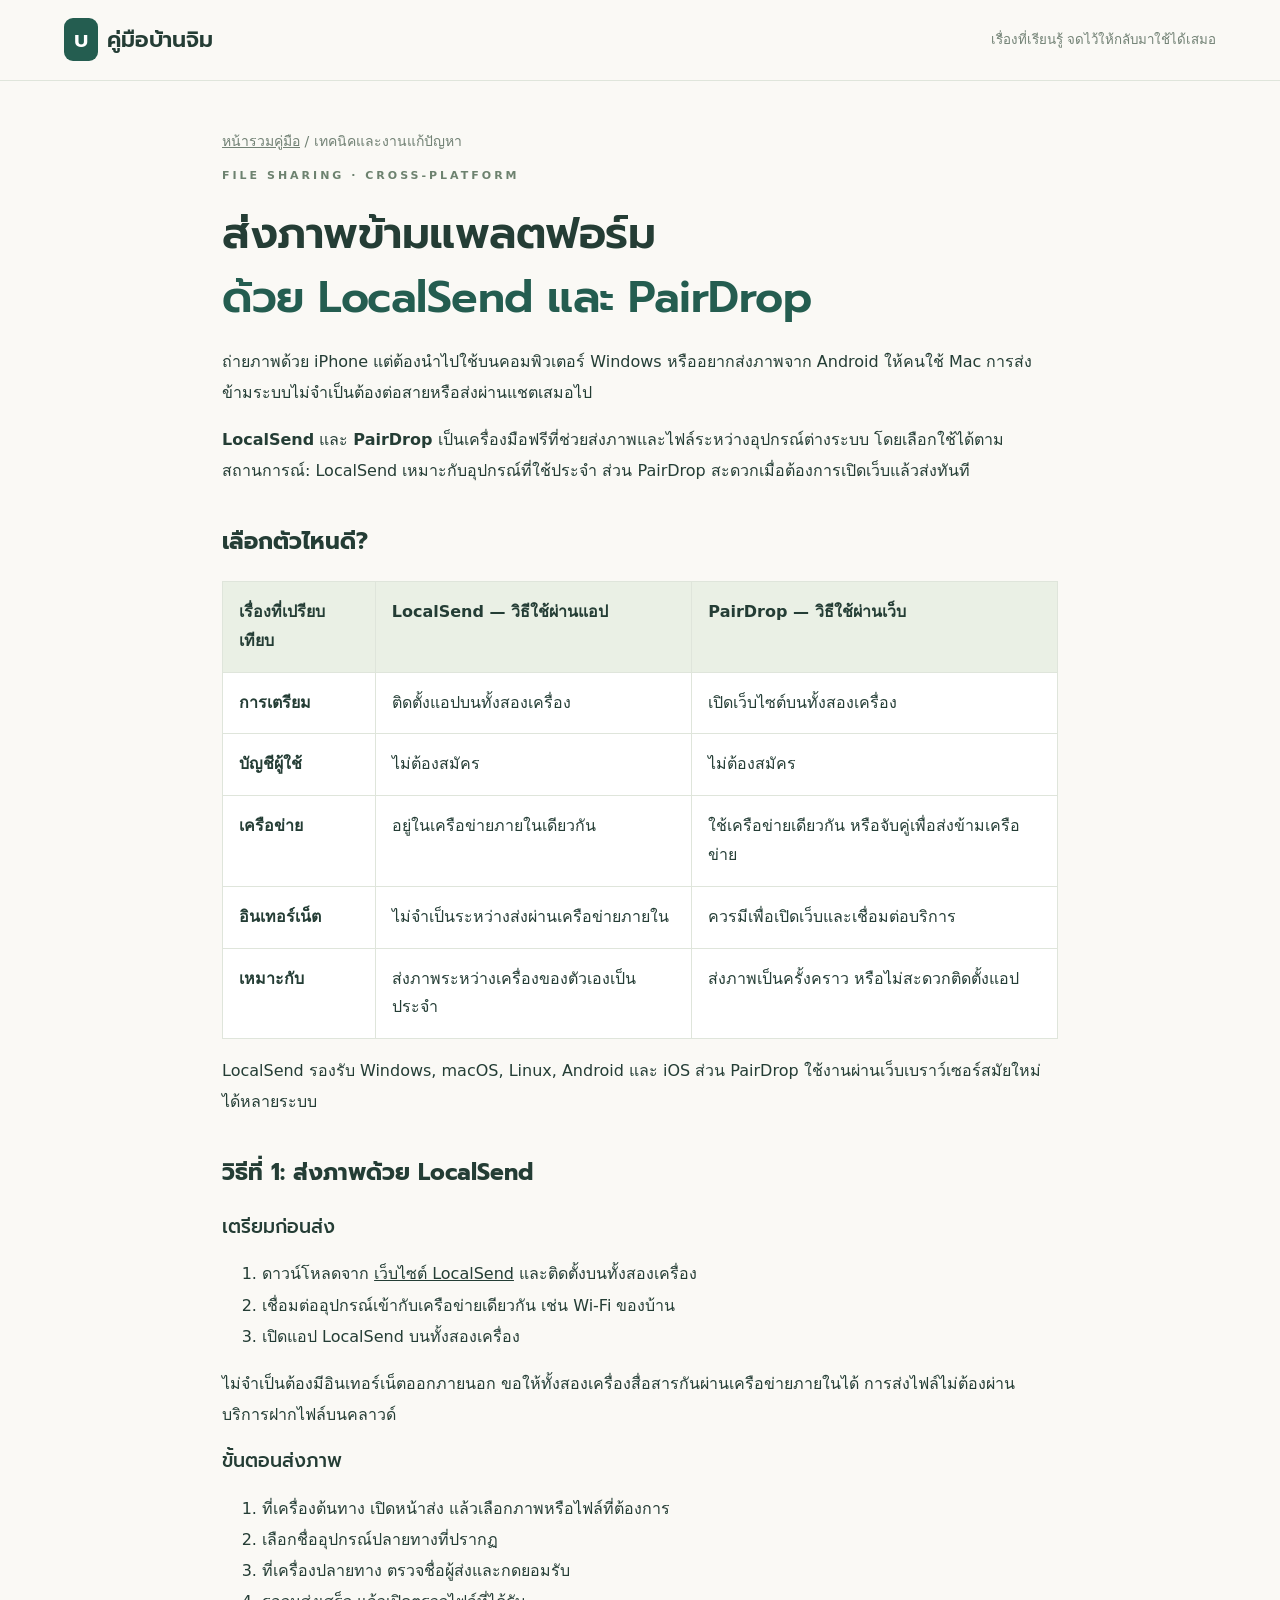
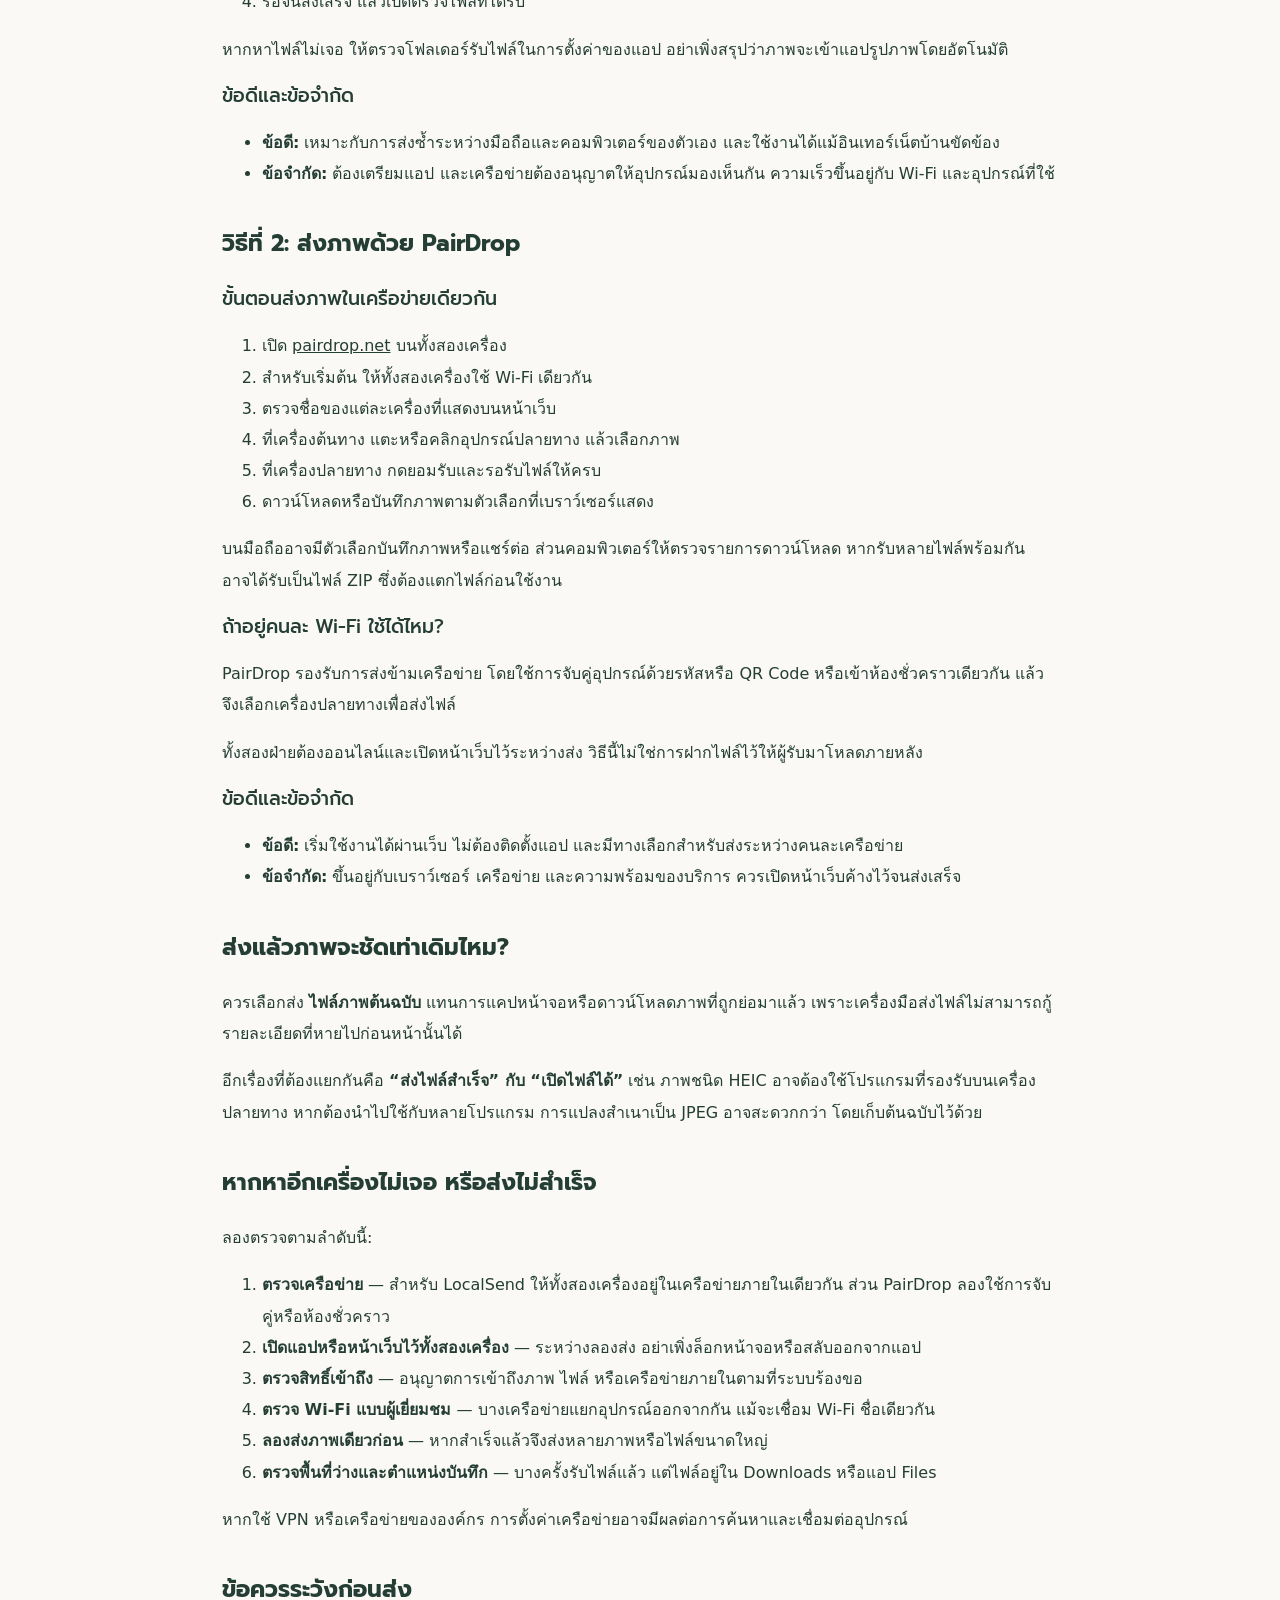
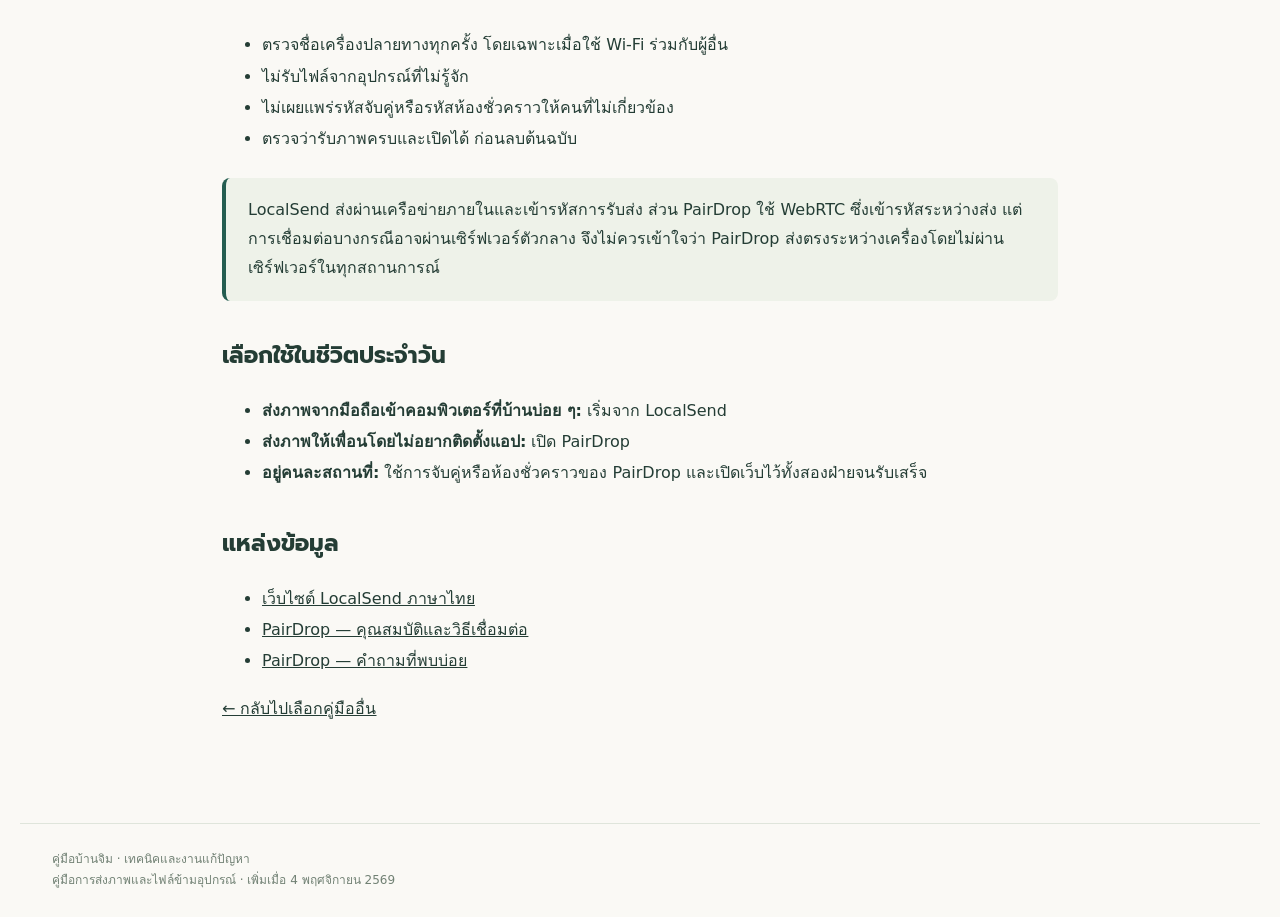
<file: localsend-pairdrop.html>
<!doctype html>
<html lang="th"><head><meta charset="utf-8"><meta name="viewport" content="width=device-width,initial-scale=1"><meta name="description" content="วิธีส่งภาพระหว่าง iPhone Android Windows และ Mac ด้วย LocalSend และ PairDrop พร้อมข้อดี ข้อจำกัด และวิธีแก้ปัญหา"><title>ส่งภาพข้ามแพลตฟอร์มด้วย LocalSend และ PairDrop — คู่มือบ้านจิม</title><link rel="stylesheet" href="assets/fonts.css"><style>
*{box-sizing:border-box}[hidden]{display:none!important}:root{--green:#245d50;--ink:#243d35;--muted:#718174;--line:#dfe5db}body{margin:0;background:#faf9f5;color:var(--ink);font:16px/1.8 system-ui,Tahoma,sans-serif}h1,h2,h3,.brand,.tabs button{font-family:Prompt,system-ui,sans-serif}a{color:inherit}header{border-bottom:1px solid var(--line);padding:20px 5%;display:flex;justify-content:space-between;align-items:center}.brand{font-size:22px;text-decoration:none;font-weight:600}.mark{background:var(--green);color:white;padding:5px 10px;border-radius:9px;margin-right:9px}header small{color:var(--muted)}main{max-width:1240px;margin:auto;padding:48px 32px}.hero{display:grid;grid-template-columns:1.5fr 1fr;gap:50px;align-items:center;padding:12px 0 45px}.eyebrow{font-size:11px;letter-spacing:3px;font-weight:700;color:#6d826f}h1{font-weight:600;font-size:clamp(34px,4.5vw,56px);line-height:1.45;letter-spacing:-1.5px;margin:16px 0}h1 span{color:var(--green)}.intro{color:var(--muted);max-width:550px}.search{position:relative;margin-top:28px}input{width:100%;border:1px solid #cdd8cb;background:white;border-radius:12px;padding:17px 20px;font:inherit;outline-color:var(--green)}.shelf{background:#eaf0e5;border-radius:20px;padding:34px;transform:rotate(2deg);min-height:230px;display:flex;gap:12px;align-items:end;justify-content:center}.book{writing-mode:vertical-rl;min-height:175px;border-radius:5px 10px 10px 5px;padding:20px 14px;background:#245d50;color:#fff;font-family:Prompt;font-size:17px;box-shadow:5px 6px 0 #143e3622}.book:nth-child(2){background:#c4a271;min-height:205px}.book:nth-child(3){background:#77927c;min-height:155px}.book:nth-child(4){background:#e2d7c5;color:#5e654f;min-height:185px}.bar{display:flex;align-items:end;justify-content:space-between;gap:15px;margin-top:22px}.bar h2{font-size:25px;font-weight:500;margin:0}.count{font-size:13px;color:var(--muted)}.tabs{display:flex;flex-wrap:wrap;gap:8px;margin:22px 0 28px}.tabs button{border:1px solid var(--line);background:transparent;border-radius:25px;padding:9px 17px;color:#67786c;cursor:pointer;font-size:13px}.tabs button.active{background:var(--green);border-color:var(--green);color:white}.grid{display:grid;grid-template-columns:repeat(3,1fr);gap:22px}.card{background:#fff;border:1px solid var(--line);border-radius:16px;overflow:hidden;text-decoration:none;display:flex;flex-direction:column;transition:transform .2s,box-shadow .2s}.card:hover{transform:translateY(-5px);box-shadow:0 12px 32px #193d3210}.art{height:165px;background:#e9eee6;display:flex;align-items:center;justify-content:space-between;padding:25px 30px;position:relative;overflow:hidden}.art svg{width:100px;height:100px;stroke:currentColor;fill:none;stroke-width:1.6}.art span{font-family:Prompt;font-size:33px;font-weight:500;line-height:1.5;opacity:.8}.blue{background:#e8eef2;color:#4d6e80}.sand{background:#f3ecdf;color:#9b7b4a}.sage{background:#edf0e5;color:#738156}.body{padding:23px;flex:1;display:flex;flex-direction:column}.tag{font-size:11px;letter-spacing:.4px;color:#728272}h3{font-size:19px;font-weight:500;line-height:1.6;margin:10px 0}.body p{font-size:14px;color:var(--muted);margin:0 0 20px}.foot{border-top:1px solid #edf0e9;padding-top:15px;display:flex;justify-content:space-between;font-size:12px;color:#6d7d70;margin-top:auto}.arrow{color:var(--green);font-size:18px}.note{margin-top:34px;padding:20px 24px;background:#eef2e9;border-radius:12px;color:#61735f;font-size:14px}.empty{text-align:center;border:1px dashed #cbd5c5;padding:55px 25px;border-radius:14px;color:var(--muted)}footer{max-width:1240px;margin:35px auto 0;border-top:1px solid var(--line);padding:25px 32px;color:var(--muted);font-size:12px}@media(max-width:850px){.grid{grid-template-columns:repeat(2,1fr)}.hero{gap:20px}.shelf{padding:20px}.book{padding:15px 8px;font-size:14px}}@media(max-width:600px){header small{display:none}main{padding:30px 20px}.hero{display:block}.shelf{display:none}.grid{grid-template-columns:1fr}.hero{padding-bottom:20px}.tabs{gap:7px}.tabs button{padding:8px 12px}.art{height:150px}.bar{align-items:center}.count{font-size:11px}}

main{max-width:900px}.breadcrumb{font-size:14px;color:var(--muted)}article h1{font-size:clamp(28px,4vw,44px);letter-spacing:-.5px}article h2{font-size:23px;margin-top:34px}.table-wrap{overflow-x:auto}table{width:100%;border-collapse:collapse;background:white}th,td{text-align:left;padding:16px;border:1px solid var(--line);vertical-align:top}th{background:#eaf0e5}td:first-child{font-weight:600}table{min-width:580px}.notice{background:#eef2e9;border-left:4px solid var(--green);padding:18px 22px;border-radius:8px;margin:24px 0}article p,article li{line-height:1.95}@media(max-width:600px){th,td{padding:10px;font-size:14px}}
</style></head><body><header><a href="./" class="brand"><span class="mark">บ</span>คู่มือบ้านจิม</a><small>เรื่องที่เรียนรู้ จดไว้ให้กลับมาใช้ได้เสมอ</small></header><main><nav class="breadcrumb" aria-label="เส้นทางนำทาง"><a href="./">หน้ารวมคู่มือ</a> / เทคนิคและงานแก้ปัญหา</nav><article><p class="eyebrow">FILE SHARING · CROSS-PLATFORM</p><h1>ส่งภาพข้ามแพลตฟอร์ม<br><span>ด้วย LocalSend และ PairDrop</span></h1><p>ถ่ายภาพด้วย iPhone แต่ต้องนำไปใช้บนคอมพิวเตอร์ Windows หรืออยากส่งภาพจาก Android ให้คนใช้ Mac การส่งข้ามระบบไม่จำเป็นต้องต่อสายหรือส่งผ่านแชตเสมอไป</p>
<p><strong>LocalSend</strong> และ <strong>PairDrop</strong> เป็นเครื่องมือฟรีที่ช่วยส่งภาพและไฟล์ระหว่างอุปกรณ์ต่างระบบ โดยเลือกใช้ได้ตามสถานการณ์: LocalSend เหมาะกับอุปกรณ์ที่ใช้ประจำ ส่วน PairDrop สะดวกเมื่อต้องการเปิดเว็บแล้วส่งทันที</p>
<h2>เลือกตัวไหนดี?</h2>
<div class="table-wrap"><table><thead><tr><th scope="col">เรื่องที่เปรียบเทียบ</th><th scope="col">LocalSend — วิธีใช้ผ่านแอป</th><th scope="col">PairDrop — วิธีใช้ผ่านเว็บ</th></tr></thead><tbody>
<tr><td>การเตรียม</td><td>ติดตั้งแอปบนทั้งสองเครื่อง</td><td>เปิดเว็บไซต์บนทั้งสองเครื่อง</td></tr>
<tr><td>บัญชีผู้ใช้</td><td>ไม่ต้องสมัคร</td><td>ไม่ต้องสมัคร</td></tr>
<tr><td>เครือข่าย</td><td>อยู่ในเครือข่ายภายในเดียวกัน</td><td>ใช้เครือข่ายเดียวกัน หรือจับคู่เพื่อส่งข้ามเครือข่าย</td></tr>
<tr><td>อินเทอร์เน็ต</td><td>ไม่จำเป็นระหว่างส่งผ่านเครือข่ายภายใน</td><td>ควรมีเพื่อเปิดเว็บและเชื่อมต่อบริการ</td></tr>
<tr><td>เหมาะกับ</td><td>ส่งภาพระหว่างเครื่องของตัวเองเป็นประจำ</td><td>ส่งภาพเป็นครั้งคราว หรือไม่สะดวกติดตั้งแอป</td></tr>
</tbody></table></div>
<p>LocalSend รองรับ Windows, macOS, Linux, Android และ iOS ส่วน PairDrop ใช้งานผ่านเว็บเบราว์เซอร์สมัยใหม่ได้หลายระบบ</p>
<h2 id="localsend">วิธีที่ 1: ส่งภาพด้วย LocalSend</h2><h3>เตรียมก่อนส่ง</h3>
<ol><li>ดาวน์โหลดจาก <a href="https://localsend.org/th">เว็บไซต์ LocalSend</a> และติดตั้งบนทั้งสองเครื่อง</li><li>เชื่อมต่ออุปกรณ์เข้ากับเครือข่ายเดียวกัน เช่น Wi-Fi ของบ้าน</li><li>เปิดแอป LocalSend บนทั้งสองเครื่อง</li></ol>
<p>ไม่จำเป็นต้องมีอินเทอร์เน็ตออกภายนอก ขอให้ทั้งสองเครื่องสื่อสารกันผ่านเครือข่ายภายในได้ การส่งไฟล์ไม่ต้องผ่านบริการฝากไฟล์บนคลาวด์</p>
<h3>ขั้นตอนส่งภาพ</h3><ol><li>ที่เครื่องต้นทาง เปิดหน้าส่ง แล้วเลือกภาพหรือไฟล์ที่ต้องการ</li><li>เลือกชื่ออุปกรณ์ปลายทางที่ปรากฏ</li><li>ที่เครื่องปลายทาง ตรวจชื่อผู้ส่งและกดยอมรับ</li><li>รอจนส่งเสร็จ แล้วเปิดตรวจไฟล์ที่ได้รับ</li></ol>
<p>หากหาไฟล์ไม่เจอ ให้ตรวจโฟลเดอร์รับไฟล์ในการตั้งค่าของแอป อย่าเพิ่งสรุปว่าภาพจะเข้าแอปรูปภาพโดยอัตโนมัติ</p>
<h3>ข้อดีและข้อจำกัด</h3><ul><li><strong>ข้อดี:</strong> เหมาะกับการส่งซ้ำระหว่างมือถือและคอมพิวเตอร์ของตัวเอง และใช้งานได้แม้อินเทอร์เน็ตบ้านขัดข้อง</li><li><strong>ข้อจำกัด:</strong> ต้องเตรียมแอป และเครือข่ายต้องอนุญาตให้อุปกรณ์มองเห็นกัน ความเร็วขึ้นอยู่กับ Wi-Fi และอุปกรณ์ที่ใช้</li></ul>
<h2 id="pairdrop">วิธีที่ 2: ส่งภาพด้วย PairDrop</h2><h3>ขั้นตอนส่งภาพในเครือข่ายเดียวกัน</h3>
<ol><li>เปิด <a href="https://pairdrop.net/">pairdrop.net</a> บนทั้งสองเครื่อง</li><li>สำหรับเริ่มต้น ให้ทั้งสองเครื่องใช้ Wi-Fi เดียวกัน</li><li>ตรวจชื่อของแต่ละเครื่องที่แสดงบนหน้าเว็บ</li><li>ที่เครื่องต้นทาง แตะหรือคลิกอุปกรณ์ปลายทาง แล้วเลือกภาพ</li><li>ที่เครื่องปลายทาง กดยอมรับและรอรับไฟล์ให้ครบ</li><li>ดาวน์โหลดหรือบันทึกภาพตามตัวเลือกที่เบราว์เซอร์แสดง</li></ol>
<p>บนมือถืออาจมีตัวเลือกบันทึกภาพหรือแชร์ต่อ ส่วนคอมพิวเตอร์ให้ตรวจรายการดาวน์โหลด หากรับหลายไฟล์พร้อมกัน อาจได้รับเป็นไฟล์ ZIP ซึ่งต้องแตกไฟล์ก่อนใช้งาน</p>
<h3>ถ้าอยู่คนละ Wi-Fi ใช้ได้ไหม?</h3><p>PairDrop รองรับการส่งข้ามเครือข่าย โดยใช้การจับคู่อุปกรณ์ด้วยรหัสหรือ QR Code หรือเข้าห้องชั่วคราวเดียวกัน แล้วจึงเลือกเครื่องปลายทางเพื่อส่งไฟล์</p>
<p>ทั้งสองฝ่ายต้องออนไลน์และเปิดหน้าเว็บไว้ระหว่างส่ง วิธีนี้ไม่ใช่การฝากไฟล์ไว้ให้ผู้รับมาโหลดภายหลัง</p>
<h3>ข้อดีและข้อจำกัด</h3><ul><li><strong>ข้อดี:</strong> เริ่มใช้งานได้ผ่านเว็บ ไม่ต้องติดตั้งแอป และมีทางเลือกสำหรับส่งระหว่างคนละเครือข่าย</li><li><strong>ข้อจำกัด:</strong> ขึ้นอยู่กับเบราว์เซอร์ เครือข่าย และความพร้อมของบริการ ควรเปิดหน้าเว็บค้างไว้จนส่งเสร็จ</li></ul>
<h2>ส่งแล้วภาพจะชัดเท่าเดิมไหม?</h2><p>ควรเลือกส่ง <strong>ไฟล์ภาพต้นฉบับ</strong> แทนการแคปหน้าจอหรือดาวน์โหลดภาพที่ถูกย่อมาแล้ว เพราะเครื่องมือส่งไฟล์ไม่สามารถกู้รายละเอียดที่หายไปก่อนหน้านั้นได้</p>
<p>อีกเรื่องที่ต้องแยกกันคือ <strong>“ส่งไฟล์สำเร็จ” กับ “เปิดไฟล์ได้”</strong> เช่น ภาพชนิด HEIC อาจต้องใช้โปรแกรมที่รองรับบนเครื่องปลายทาง หากต้องนำไปใช้กับหลายโปรแกรม การแปลงสำเนาเป็น JPEG อาจสะดวกกว่า โดยเก็บต้นฉบับไว้ด้วย</p>
<h2 id="troubleshoot">หากหาอีกเครื่องไม่เจอ หรือส่งไม่สำเร็จ</h2><p>ลองตรวจตามลำดับนี้:</p><ol>
<li><strong>ตรวจเครือข่าย</strong> — สำหรับ LocalSend ให้ทั้งสองเครื่องอยู่ในเครือข่ายภายในเดียวกัน ส่วน PairDrop ลองใช้การจับคู่หรือห้องชั่วคราว</li>
<li><strong>เปิดแอปหรือหน้าเว็บไว้ทั้งสองเครื่อง</strong> — ระหว่างลองส่ง อย่าเพิ่งล็อกหน้าจอหรือสลับออกจากแอป</li>
<li><strong>ตรวจสิทธิ์เข้าถึง</strong> — อนุญาตการเข้าถึงภาพ ไฟล์ หรือเครือข่ายภายในตามที่ระบบร้องขอ</li>
<li><strong>ตรวจ Wi-Fi แบบผู้เยี่ยมชม</strong> — บางเครือข่ายแยกอุปกรณ์ออกจากกัน แม้จะเชื่อม Wi-Fi ชื่อเดียวกัน</li>
<li><strong>ลองส่งภาพเดียวก่อน</strong> — หากสำเร็จแล้วจึงส่งหลายภาพหรือไฟล์ขนาดใหญ่</li>
<li><strong>ตรวจพื้นที่ว่างและตำแหน่งบันทึก</strong> — บางครั้งรับไฟล์แล้ว แต่ไฟล์อยู่ใน Downloads หรือแอป Files</li></ol>
<p>หากใช้ VPN หรือเครือข่ายขององค์กร การตั้งค่าเครือข่ายอาจมีผลต่อการค้นหาและเชื่อมต่ออุปกรณ์</p>
<h2>ข้อควรระวังก่อนส่ง</h2><ul><li>ตรวจชื่อเครื่องปลายทางทุกครั้ง โดยเฉพาะเมื่อใช้ Wi-Fi ร่วมกับผู้อื่น</li><li>ไม่รับไฟล์จากอุปกรณ์ที่ไม่รู้จัก</li><li>ไม่เผยแพร่รหัสจับคู่หรือรหัสห้องชั่วคราวให้คนที่ไม่เกี่ยวข้อง</li><li>ตรวจว่ารับภาพครบและเปิดได้ ก่อนลบต้นฉบับ</li></ul>
<div class="notice">LocalSend ส่งผ่านเครือข่ายภายในและเข้ารหัสการรับส่ง ส่วน PairDrop ใช้ WebRTC ซึ่งเข้ารหัสระหว่างส่ง แต่การเชื่อมต่อบางกรณีอาจผ่านเซิร์ฟเวอร์ตัวกลาง จึงไม่ควรเข้าใจว่า PairDrop ส่งตรงระหว่างเครื่องโดยไม่ผ่านเซิร์ฟเวอร์ในทุกสถานการณ์</div>
<h2>เลือกใช้ในชีวิตประจำวัน</h2><ul><li><strong>ส่งภาพจากมือถือเข้าคอมพิวเตอร์ที่บ้านบ่อย ๆ:</strong> เริ่มจาก LocalSend</li><li><strong>ส่งภาพให้เพื่อนโดยไม่อยากติดตั้งแอป:</strong> เปิด PairDrop</li><li><strong>อยู่คนละสถานที่:</strong> ใช้การจับคู่หรือห้องชั่วคราวของ PairDrop และเปิดเว็บไว้ทั้งสองฝ่ายจนรับเสร็จ</li></ul>
<h2>แหล่งข้อมูล</h2><ul><li><a href="https://localsend.org/th">เว็บไซต์ LocalSend ภาษาไทย</a></li><li><a href="https://github.com/schlagmichdoch/PairDrop">PairDrop — คุณสมบัติและวิธีเชื่อมต่อ</a></li><li><a href="https://github.com/schlagmichdoch/PairDrop/blob/master/docs/faq.md">PairDrop — คำถามที่พบบ่อย</a></li></ul><p><a href="./">← กลับไปเลือกคู่มืออื่น</a></p></article></main><footer>คู่มือบ้านจิม · เทคนิคและงานแก้ปัญหา<br>คู่มือการส่งภาพและไฟล์ข้ามอุปกรณ์ · เพิ่มเมื่อ 4 พฤศจิกายน 2569</footer></body></html>
</file>
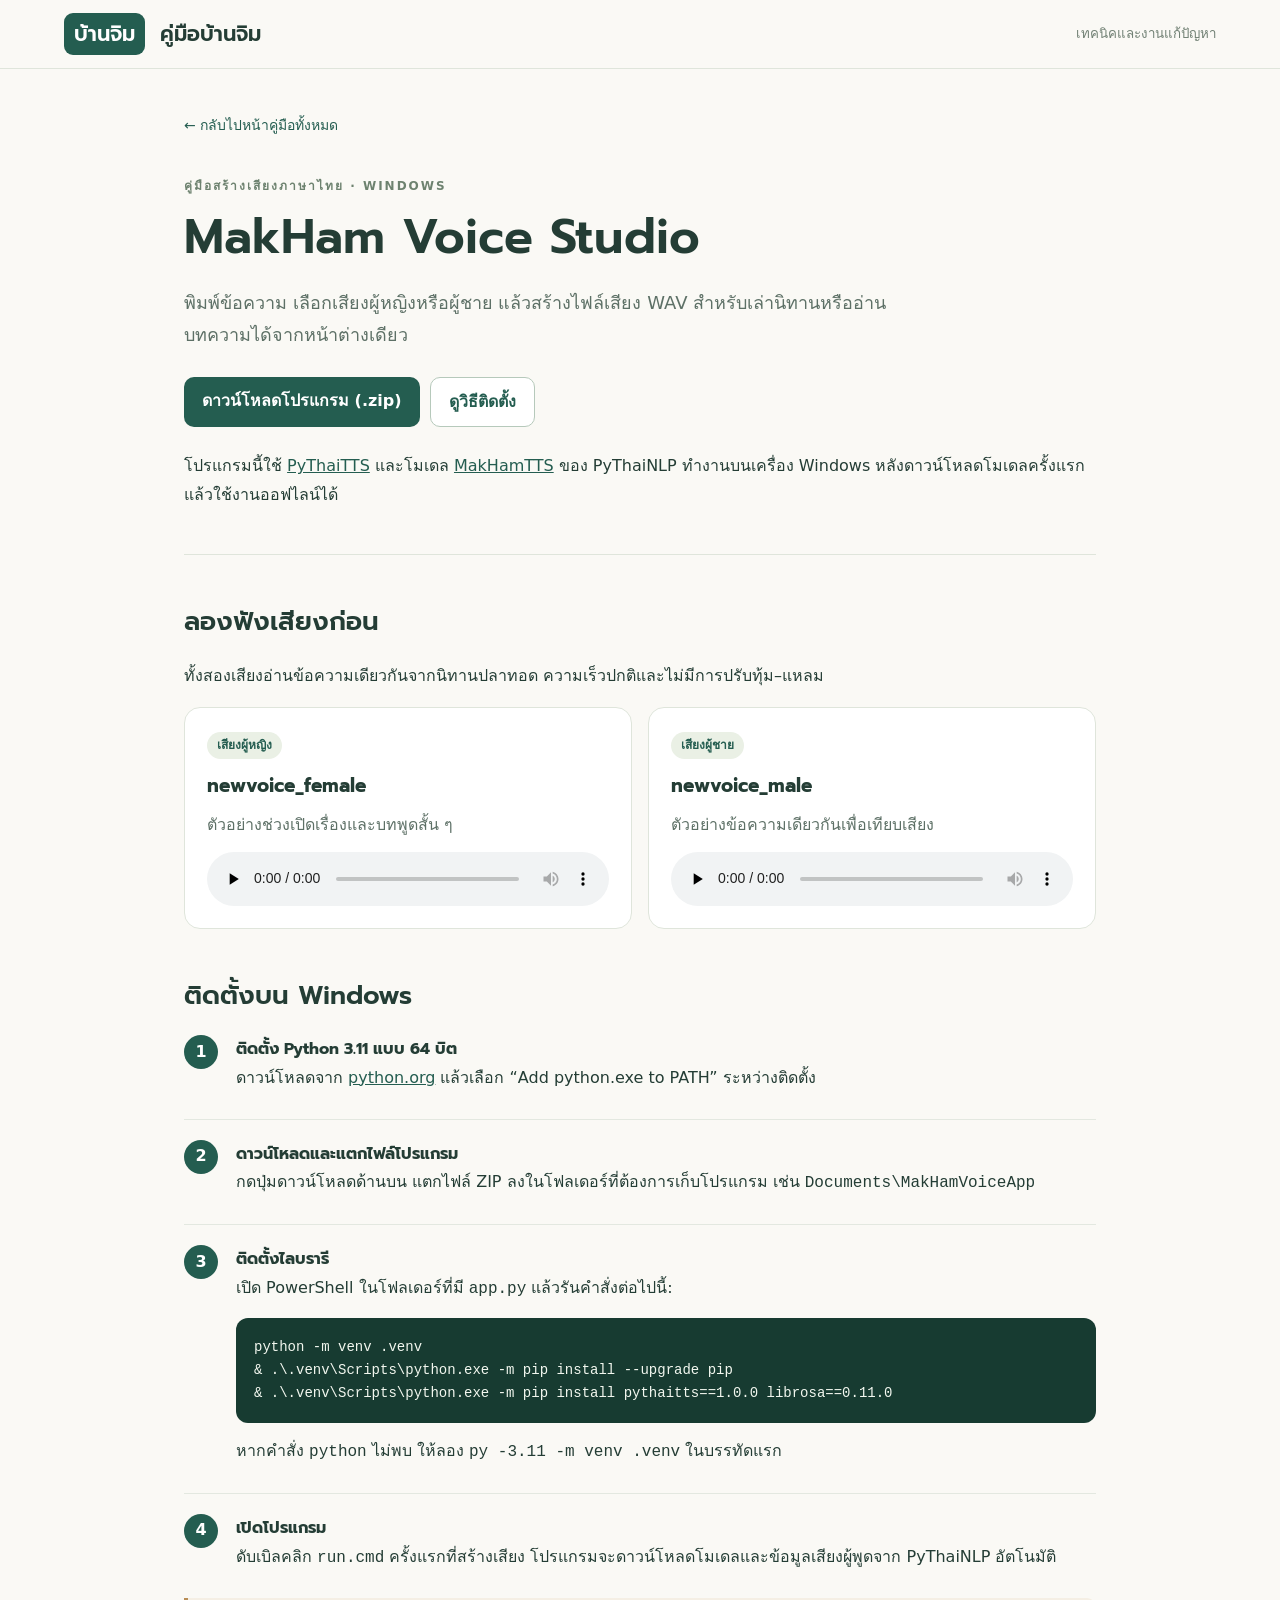
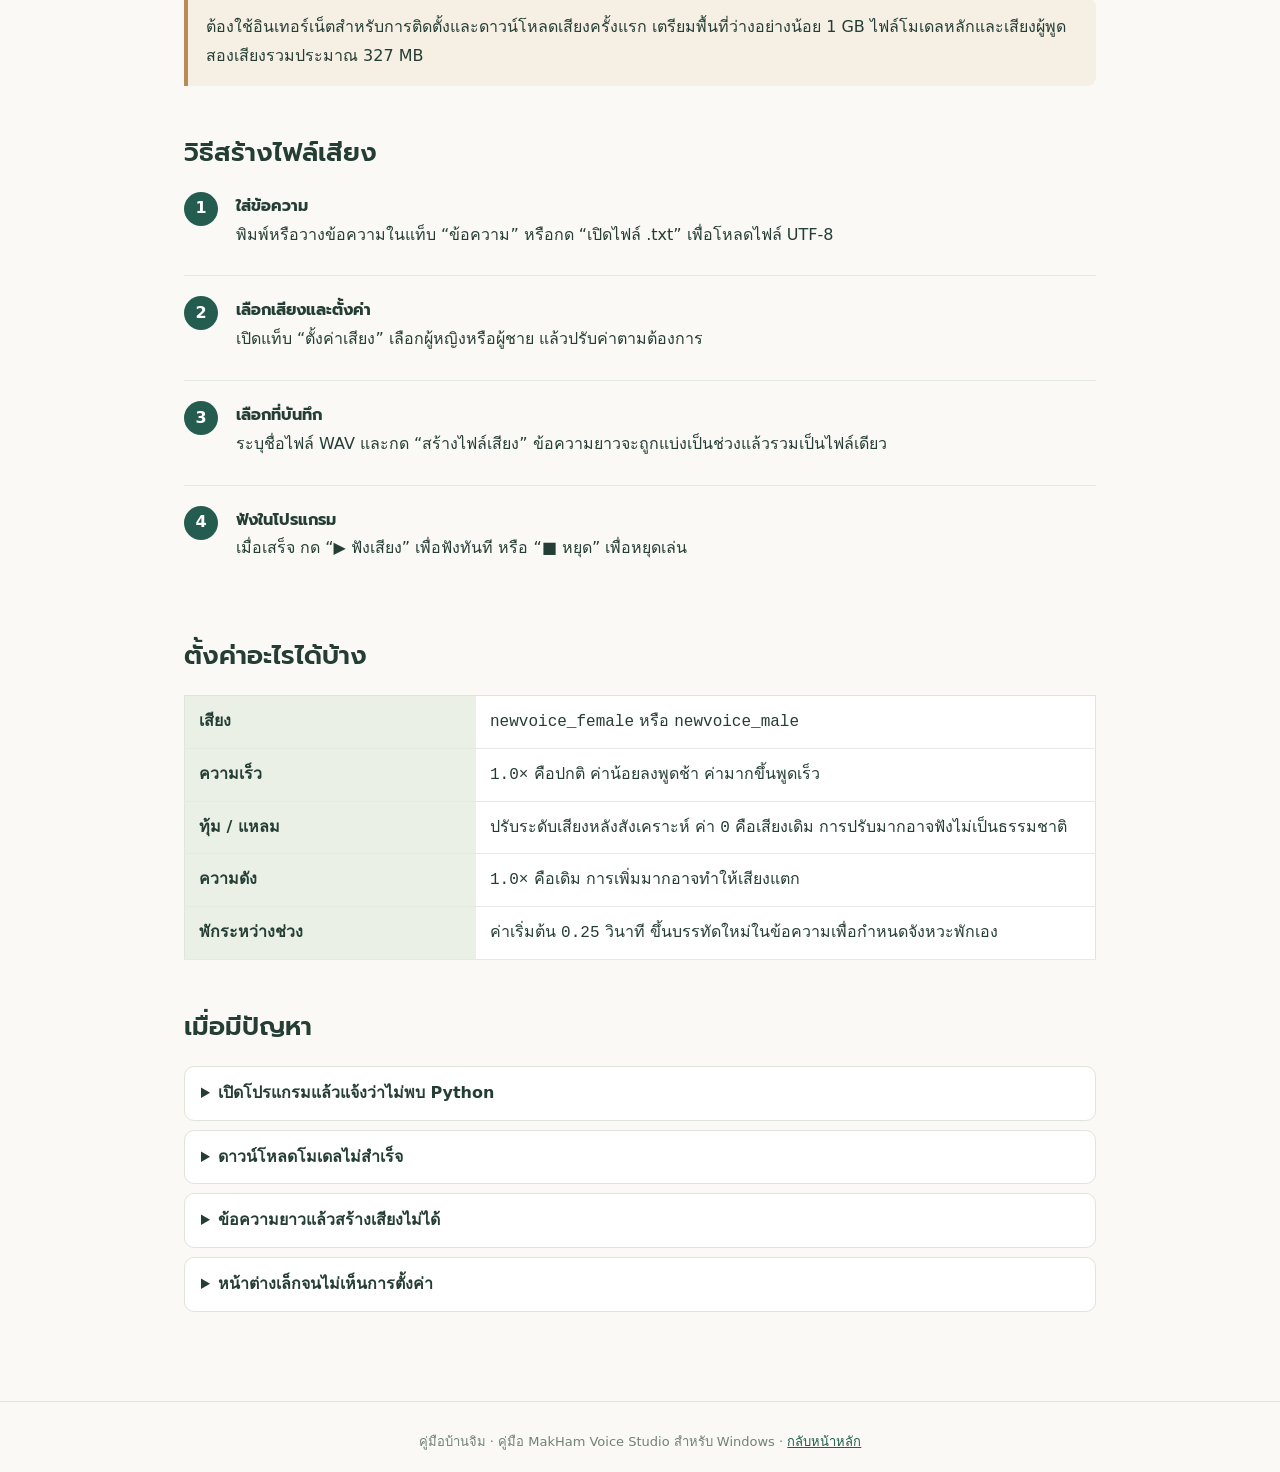
<file: makham-voice-studio.html>
<!doctype html>
<html lang="th">
<head>
  <meta charset="utf-8">
  <meta name="viewport" content="width=device-width,initial-scale=1">
  <meta name="description" content="คู่มือติดตั้งและใช้ MakHam Voice Studio สร้างเสียงภาษาไทยด้วยเสียงหญิงและชาย ปรับความเร็ว ความดัง และฟังตัวอย่างเสียงได้">
  <title>MakHam Voice Studio — คู่มือบ้านจิม</title>
  <link rel="stylesheet" href="assets/fonts.css">
  <style>
    *{box-sizing:border-box}body{margin:0;background:#faf9f5;color:#243d35;font:16px/1.8 system-ui,Tahoma,sans-serif}h1,h2,h3,.brand{font-family:Prompt,system-ui,sans-serif}a{color:#245d50}header{border-bottom:1px solid #dfe5db;padding:18px 5%;display:flex;justify-content:space-between;gap:12px;align-items:center}.brand{color:#243d35;text-decoration:none;font:600 21px Prompt,system-ui,sans-serif}.mark{background:#245d50;color:white;padding:5px 10px;border-radius:9px;margin-right:8px}header small{color:#718174}main{max-width:960px;margin:auto;padding:42px 24px 80px}.back{font-size:14px;text-decoration:none}.eyebrow{margin:36px 0 9px;color:#6d826f;font-size:12px;font-weight:700;letter-spacing:2px}h1{font-size:clamp(32px,5vw,48px);line-height:1.3;margin:0 0 15px;font-weight:600}h2{font-size:26px;font-weight:600;margin:0 0 15px}h3{font-size:19px;margin:0 0 8px}.lead{font-size:18px;color:#5d7066;max-width:760px}.hero{padding-bottom:28px;border-bottom:1px solid #dfe5db}.buttons{display:flex;gap:10px;flex-wrap:wrap;margin:25px 0}.button{display:inline-block;padding:10px 18px;border-radius:10px;background:#245d50;color:white;text-decoration:none;font-weight:600}.button.secondary{background:white;color:#245d50;border:1px solid #b6c9bb}section{margin-top:44px}.cards{display:grid;grid-template-columns:repeat(2,minmax(0,1fr));gap:16px}.card{background:white;border:1px solid #dfe5db;border-radius:16px;padding:22px}.card p{margin:0 0 12px;color:#5d7066}.card audio{display:block;width:100%;margin-top:12px}.tag{display:inline-block;border-radius:20px;background:#eaf0e5;color:#245d50;padding:3px 10px;font-size:12px;font-weight:700;margin-bottom:10px}.steps{counter-reset:step;list-style:none;padding:0;margin:0}.steps li{counter-increment:step;position:relative;padding:0 0 26px 52px;min-height:48px}.steps li:before{content:counter(step);position:absolute;left:0;top:0;width:34px;height:34px;border-radius:50%;background:#245d50;color:white;display:grid;place-items:center;font-weight:700}.steps li+li{border-top:1px solid #e3e8e0;padding-top:20px}.steps li+li:before{top:20px}.steps strong{display:block;font-family:Prompt,system-ui,sans-serif}code,pre{font-family:Consolas,monospace}pre{white-space:pre-wrap;overflow-wrap:anywhere;background:#173b31;color:#f2f7ef;padding:18px;border-radius:12px;font-size:14px;line-height:1.65}.notice{padding:15px 18px;border-left:4px solid #b88d55;background:#f5efe4;border-radius:0 9px 9px 0}.settings{width:100%;border-collapse:collapse;background:white;border:1px solid #dfe5db}.settings th,.settings td{padding:11px 14px;border-bottom:1px solid #e6eae4;text-align:left;vertical-align:top}.settings th{background:#eaf0e5;width:32%}.faq details{background:white;border:1px solid #dfe5db;border-radius:10px;padding:12px 16px;margin-bottom:9px}.faq summary{cursor:pointer;font-weight:600}footer{border-top:1px solid #dfe5db;padding:28px 5%;text-align:center;color:#718174;font-size:13px}@media(max-width:620px){header small{display:none}main{padding:25px 16px 55px}.cards{grid-template-columns:1fr}.settings th{width:38%}.button{width:100%;text-align:center}}
  </style>
</head>
<body>
<header><a class="brand" href="./"><span class="mark">บ้านจิม</span> คู่มือบ้านจิม</a><small>เทคนิคและงานแก้ปัญหา</small></header>
<main>
  <a class="back" href="./">← กลับไปหน้าคู่มือทั้งหมด</a>
  <div class="hero">
    <p class="eyebrow">คู่มือสร้างเสียงภาษาไทย · WINDOWS</p>
    <h1>MakHam Voice Studio</h1>
    <p class="lead">พิมพ์ข้อความ เลือกเสียงผู้หญิงหรือผู้ชาย แล้วสร้างไฟล์เสียง WAV สำหรับเล่านิทานหรืออ่านบทความได้จากหน้าต่างเดียว</p>
    <div class="buttons"><a class="button" href="assets/makham-voice-studio.zip" download>ดาวน์โหลดโปรแกรม (.zip)</a><a class="button secondary" href="#install">ดูวิธีติดตั้ง</a></div>
    <p>โปรแกรมนี้ใช้ <a href="https://github.com/PyThaiNLP/PyThaiTTS">PyThaiTTS</a> และโมเดล <a href="https://huggingface.co/pythainlp/MakHamTTS">MakHamTTS</a> ของ PyThaiNLP ทำงานบนเครื่อง Windows หลังดาวน์โหลดโมเดลครั้งแรกแล้วใช้งานออฟไลน์ได้</p>
  </div>

  <section id="samples" aria-labelledby="samples-title">
    <h2 id="samples-title">ลองฟังเสียงก่อน</h2>
    <p>ทั้งสองเสียงอ่านข้อความเดียวกันจากนิทานปลาทอด ความเร็วปกติและไม่มีการปรับทุ้ม–แหลม</p>
    <div class="cards">
      <div class="card"><span class="tag">เสียงผู้หญิง</span><h3>newvoice_female</h3><p>ตัวอย่างช่วงเปิดเรื่องและบทพูดสั้น ๆ</p><audio controls preload="none" aria-label="ตัวอย่างเสียง MakHam ผู้หญิง"><source src="assets/makham-newvoice-female.mp3" type="audio/mpeg">เบราว์เซอร์นี้ไม่รองรับการเล่นเสียง</audio></div>
      <div class="card"><span class="tag">เสียงผู้ชาย</span><h3>newvoice_male</h3><p>ตัวอย่างข้อความเดียวกันเพื่อเทียบเสียง</p><audio controls preload="none" aria-label="ตัวอย่างเสียง MakHam ผู้ชาย"><source src="assets/makham-newvoice-male.mp3" type="audio/mpeg">เบราว์เซอร์นี้ไม่รองรับการเล่นเสียง</audio></div>
    </div>
  </section>

  <section id="install" aria-labelledby="install-title">
    <h2 id="install-title">ติดตั้งบน Windows</h2>
    <ol class="steps">
      <li><strong>ติดตั้ง Python 3.11 แบบ 64 บิต</strong>ดาวน์โหลดจาก <a href="https://www.python.org/downloads/">python.org</a> แล้วเลือก “Add python.exe to PATH” ระหว่างติดตั้ง</li>
      <li><strong>ดาวน์โหลดและแตกไฟล์โปรแกรม</strong>กดปุ่มดาวน์โหลดด้านบน แตกไฟล์ ZIP ลงในโฟลเดอร์ที่ต้องการเก็บโปรแกรม เช่น <code>Documents\MakHamVoiceApp</code></li>
      <li><strong>ติดตั้งไลบรารี</strong>เปิด PowerShell ในโฟลเดอร์ที่มี <code>app.py</code> แล้วรันคำสั่งต่อไปนี้:<pre>python -m venv .venv
&amp; .\.venv\Scripts\python.exe -m pip install --upgrade pip
&amp; .\.venv\Scripts\python.exe -m pip install pythaitts==1.0.0 librosa==0.11.0</pre>หากคำสั่ง <code>python</code> ไม่พบ ให้ลอง <code>py -3.11 -m venv .venv</code> ในบรรทัดแรก</li>
      <li><strong>เปิดโปรแกรม</strong>ดับเบิลคลิก <code>run.cmd</code> ครั้งแรกที่สร้างเสียง โปรแกรมจะดาวน์โหลดโมเดลและข้อมูลเสียงผู้พูดจาก PyThaiNLP อัตโนมัติ</li>
    </ol>
    <div class="notice">ต้องใช้อินเทอร์เน็ตสำหรับการติดตั้งและดาวน์โหลดเสียงครั้งแรก เตรียมพื้นที่ว่างอย่างน้อย 1 GB ไฟล์โมเดลหลักและเสียงผู้พูดสองเสียงรวมประมาณ 327 MB</div>
  </section>

  <section aria-labelledby="use-title">
    <h2 id="use-title">วิธีสร้างไฟล์เสียง</h2>
    <ol class="steps">
      <li><strong>ใส่ข้อความ</strong>พิมพ์หรือวางข้อความในแท็บ “ข้อความ” หรือกด “เปิดไฟล์ .txt” เพื่อโหลดไฟล์ UTF-8</li>
      <li><strong>เลือกเสียงและตั้งค่า</strong>เปิดแท็บ “ตั้งค่าเสียง” เลือกผู้หญิงหรือผู้ชาย แล้วปรับค่าตามต้องการ</li>
      <li><strong>เลือกที่บันทึก</strong>ระบุชื่อไฟล์ WAV และกด “สร้างไฟล์เสียง” ข้อความยาวจะถูกแบ่งเป็นช่วงแล้วรวมเป็นไฟล์เดียว</li>
      <li><strong>ฟังในโปรแกรม</strong>เมื่อเสร็จ กด “▶ ฟังเสียง” เพื่อฟังทันที หรือ “■ หยุด” เพื่อหยุดเล่น</li>
    </ol>
  </section>

  <section aria-labelledby="settings-title">
    <h2 id="settings-title">ตั้งค่าอะไรได้บ้าง</h2>
    <table class="settings"><tbody>
      <tr><th>เสียง</th><td><code>newvoice_female</code> หรือ <code>newvoice_male</code></td></tr>
      <tr><th>ความเร็ว</th><td><code>1.0×</code> คือปกติ ค่าน้อยลงพูดช้า ค่ามากขึ้นพูดเร็ว</td></tr>
      <tr><th>ทุ้ม / แหลม</th><td>ปรับระดับเสียงหลังสังเคราะห์ ค่า <code>0</code> คือเสียงเดิม การปรับมากอาจฟังไม่เป็นธรรมชาติ</td></tr>
      <tr><th>ความดัง</th><td><code>1.0×</code> คือเดิม การเพิ่มมากอาจทำให้เสียงแตก</td></tr>
      <tr><th>พักระหว่างช่วง</th><td>ค่าเริ่มต้น <code>0.25</code> วินาที ขึ้นบรรทัดใหม่ในข้อความเพื่อกำหนดจังหวะพักเอง</td></tr>
    </tbody></table>
  </section>

  <section class="faq" aria-labelledby="faq-title">
    <h2 id="faq-title">เมื่อมีปัญหา</h2>
    <details><summary>เปิดโปรแกรมแล้วแจ้งว่าไม่พบ Python</summary><p>ตรวจว่าแตก ZIP แล้ว และติดตั้ง Python กับไลบรารีในโฟลเดอร์เดียวกับ <code>app.py</code> โดยใช้คำสั่งในขั้นตอนติดตั้ง</p></details>
    <details><summary>ดาวน์โหลดโมเดลไม่สำเร็จ</summary><p>ตรวจอินเทอร์เน็ตแล้วลองสร้างเสียงอีกครั้ง ไฟล์โมเดลจะอยู่ในโฟลเดอร์ <code>hf-cache</code> ข้างโปรแกรม</p></details>
    <details><summary>ข้อความยาวแล้วสร้างเสียงไม่ได้</summary><p>แบ่งข้อความเป็นประโยคสั้น ๆ โดยขึ้นบรรทัดใหม่ที่จังหวะหยุดตามธรรมชาติ แล้วลองอีกครั้ง</p></details>
    <details><summary>หน้าต่างเล็กจนไม่เห็นการตั้งค่า</summary><p>ใช้แท็บ “ตั้งค่าเสียง” และเลื่อนภายในแท็บ ปุ่มสร้างเสียงและฟังเสียงจะอยู่ด้านล่างของหน้าต่าง</p></details>
  </section>
</main>
<footer>คู่มือบ้านจิม · คู่มือ MakHam Voice Studio สำหรับ Windows · <a href="./">กลับหน้าหลัก</a></footer>
</body>
</html>
</file>
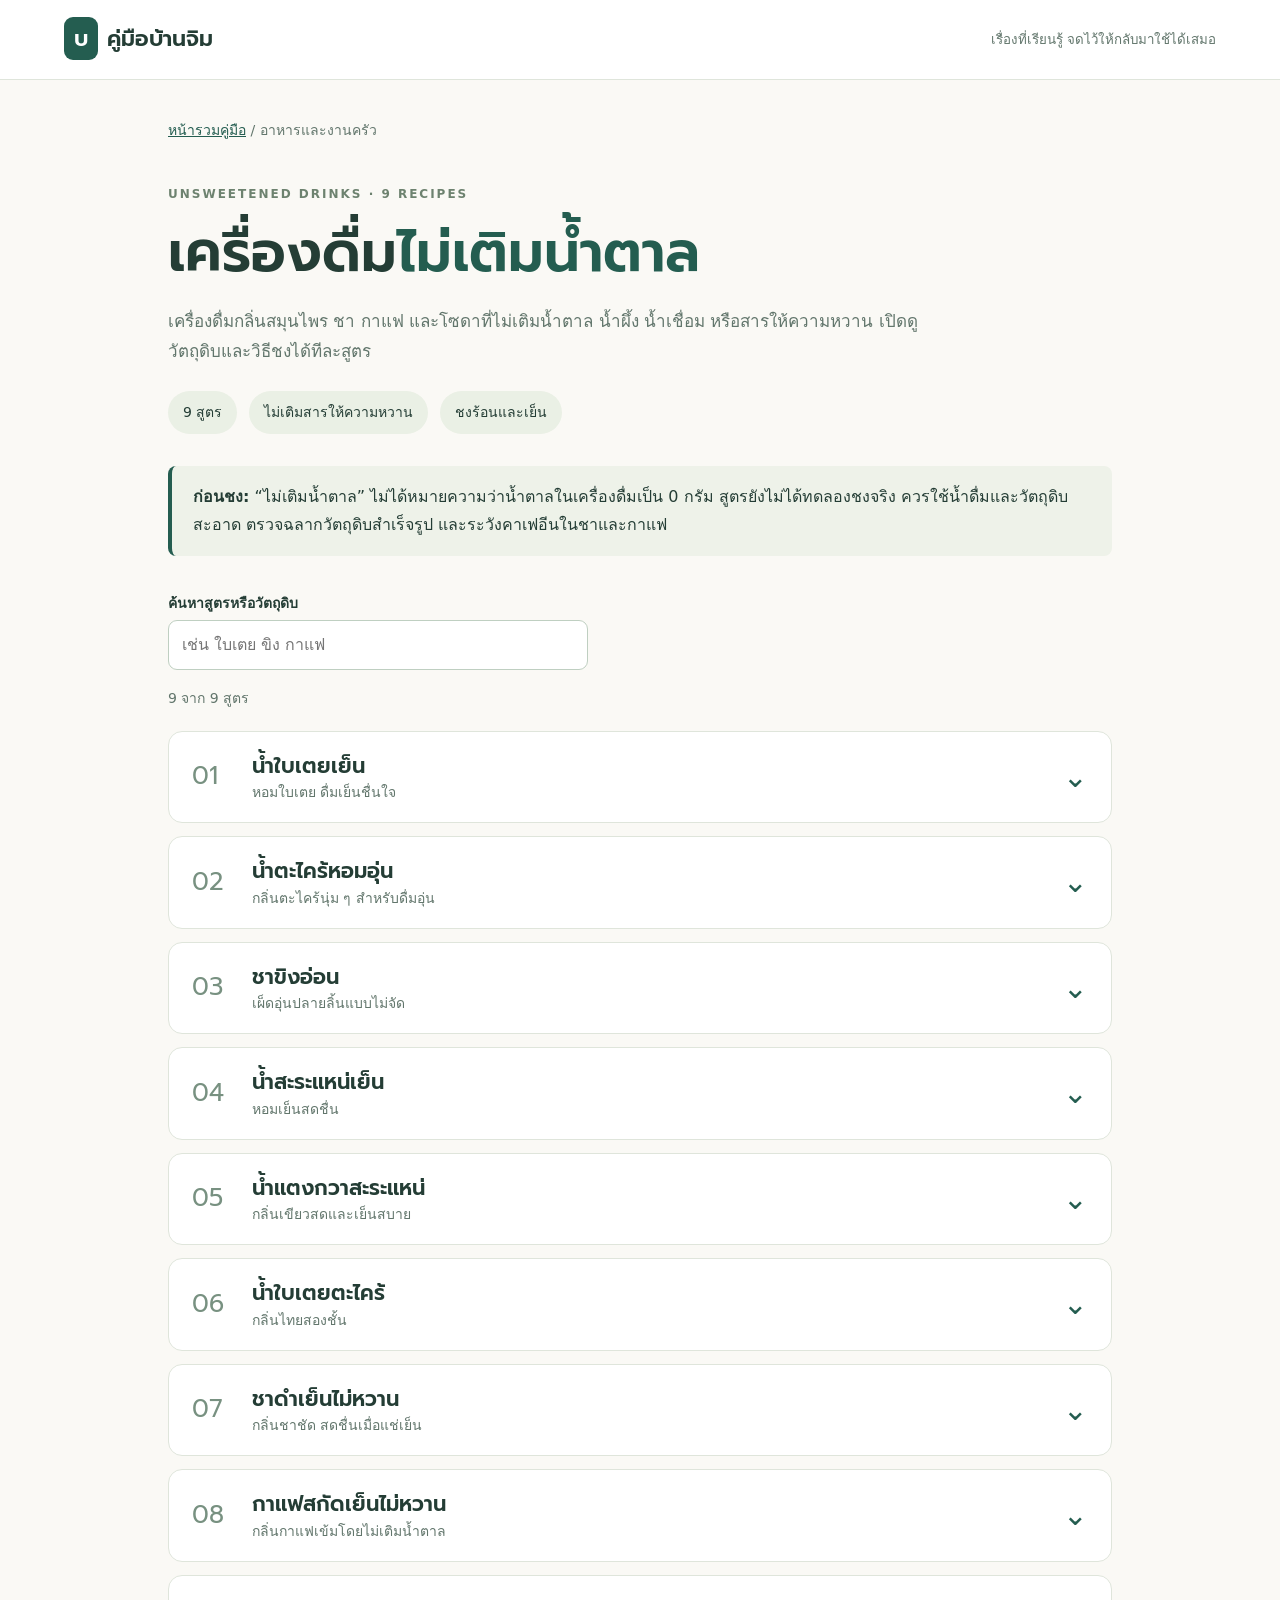
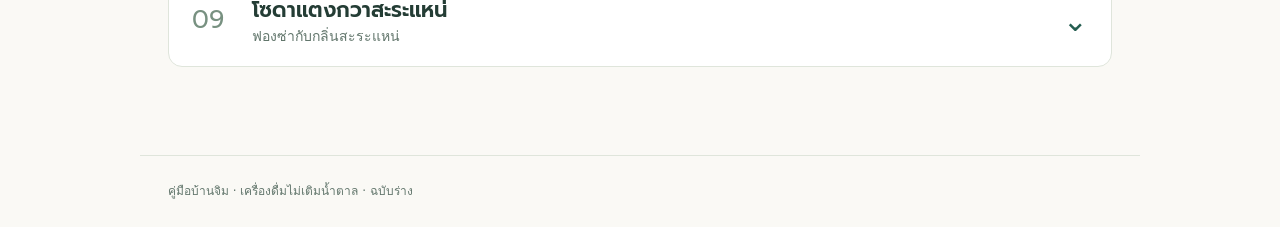
<file: unsweetened-drinks.html>
<!doctype html><html lang="th"><head><meta charset="utf-8"><meta name="viewport" content="width=device-width,initial-scale=1"><meta name="description" content="9 สูตรเครื่องดื่มไม่เติมน้ำตาลและสารให้ความหวาน พร้อมวัตถุดิบและวิธีชง"><title>9 สูตรเครื่องดื่มไม่เติมน้ำตาล — คู่มือบ้านจิม</title><link rel="stylesheet" href="assets/fonts.css"><style>
*{box-sizing:border-box}[hidden]{display:none!important}:root{--green:#245d50;--ink:#243d35;--muted:#62766c;--line:#dfe5db;--pale:#eaf0e5}html{scroll-behavior:smooth}body{margin:0;background:#faf9f5;color:var(--ink);font:16px/1.75 system-ui,Tahoma,sans-serif}h1,h2,h3,.brand,.recipe-head strong{font-family:Prompt,system-ui,sans-serif}a{color:var(--green)}header{border-bottom:1px solid var(--line);padding:20px 5%;display:flex;justify-content:space-between;align-items:center;background:#fff}.brand{font-family:Prompt;font-size:22px;text-decoration:none;font-weight:600;color:var(--ink)}.mark{background:var(--green);color:white;padding:5px 10px;border-radius:9px;margin-right:9px}header small{color:var(--muted)}main{max-width:1000px;margin:auto;padding:38px 28px 75px}.breadcrumb{font-size:14px;color:var(--muted)}.eyebrow{font-size:12px;letter-spacing:2px;font-weight:700;color:#6d826f;margin-top:42px}h1{font-weight:600;font-size:clamp(34px,5vw,56px);line-height:1.3;margin:12px 0}h1 span{color:var(--green)}.intro{max-width:760px;color:var(--muted);font-size:17px}.stats{display:flex;flex-wrap:wrap;gap:12px;margin:25px 0 32px}.stats span{background:var(--pale);padding:9px 15px;border-radius:99px;font-size:14px}.notice{background:#eef2e9;border-left:4px solid var(--green);border-radius:8px;padding:17px 21px;margin:22px 0 35px}.finder{margin:35px 0 16px}.finder label{display:block;font-weight:600;font-size:14px;margin-bottom:5px}.finder input{font:inherit;width:min(100%,420px);background:white;border:1px solid #bfcfc1;border-radius:9px;padding:10px 13px;color:var(--ink)}.results{color:var(--muted);font-size:14px;margin:10px 0 20px}.recipe{margin:13px 0;background:white;border:1px solid var(--line);border-radius:14px;overflow:hidden;scroll-margin-top:20px}.recipe summary{cursor:pointer;display:flex;gap:18px;align-items:center;padding:19px 23px;list-style:none}.recipe summary::-webkit-details-marker{display:none}.recipe summary:hover{background:#f7faf5}.number{font-family:Prompt;font-size:25px;color:#789181;min-width:42px}.recipe-head{flex:1;display:flex;flex-direction:column;line-height:1.5}.recipe-head strong{font-size:21px;font-weight:600}.recipe-head small{font-size:14px;color:var(--muted)}.chevron{font-size:30px;color:var(--green);transition:transform .2s}.recipe details[open] .chevron{transform:rotate(180deg)}.recipe-body{border-top:1px solid var(--line);padding:21px 26px 28px}.yield{background:var(--pale);border-radius:8px;padding:10px 15px;margin:0}.columns{display:grid;grid-template-columns:1fr 1fr;gap:38px}.columns h3{font-size:20px;margin:25px 0 11px}table{border-collapse:collapse;width:100%;font-size:14px}th,td{border-bottom:1px solid var(--line);padding:9px 8px;text-align:left;vertical-align:top}th{font-weight:500}thead th{background:var(--pale);font-weight:600}td:last-child{text-align:right;white-space:nowrap;font-weight:600}ol{padding-left:25px}li{margin:0 0 8px}.notes{background:#f5f6f1;padding:14px 17px;border-radius:8px;margin-top:20px}.notes ul{margin:6px 0 0;padding-left:20px}.empty{border:1px dashed #cbd5c5;border-radius:12px;padding:35px;text-align:center;color:var(--muted)}footer{max-width:1000px;margin:auto;border-top:1px solid var(--line);padding:25px 28px;color:var(--muted);font-size:12px}@media(max-width:720px){header small{display:none}main{padding:25px 18px 55px}.columns{grid-template-columns:1fr;gap:0}.recipe summary{padding:15px;gap:10px}.recipe-body{padding:16px}.number{min-width:31px;font-size:19px}.recipe-head strong{font-size:18px}.recipe-head small{font-size:12px}.chevron{font-size:22px}.finder input{width:100%}}
</style></head><body><header><a href="./" class="brand"><span class="mark">บ</span>คู่มือบ้านจิม</a><small>เรื่องที่เรียนรู้ จดไว้ให้กลับมาใช้ได้เสมอ</small></header><main><nav class="breadcrumb" aria-label="เส้นทางนำทาง"><a href="./">หน้ารวมคู่มือ</a> / อาหารและงานครัว</nav><p class="eyebrow">UNSWEETENED DRINKS · 9 RECIPES</p><h1>เครื่องดื่ม<span>ไม่เติมน้ำตาล</span></h1><p class="intro">เครื่องดื่มกลิ่นสมุนไพร ชา กาแฟ และโซดาที่ไม่เติมน้ำตาล น้ำผึ้ง น้ำเชื่อม หรือสารให้ความหวาน เปิดดูวัตถุดิบและวิธีชงได้ทีละสูตร</p><div class="stats"><span>9 สูตร</span><span>ไม่เติมสารให้ความหวาน</span><span>ชงร้อนและเย็น</span></div><div class="notice"><strong>ก่อนชง:</strong> “ไม่เติมน้ำตาล” ไม่ได้หมายความว่าน้ำตาลในเครื่องดื่มเป็น 0 กรัม สูตรยังไม่ได้ทดลองชงจริง ควรใช้น้ำดื่มและวัตถุดิบสะอาด ตรวจฉลากวัตถุดิบสำเร็จรูป และระวังคาเฟอีนในชาและกาแฟ</div><div class="finder"><label for="search">ค้นหาสูตรหรือวัตถุดิบ</label><input id="search" type="search" placeholder="เช่น ใบเตย ขิง กาแฟ"></div><p class="results" id="results" aria-live="polite">9 สูตร</p><div id="recipes"><article class="recipe" id="drink-01" data-search="น้ำใบเตยเย็น หอมใบเตย ดื่มเย็นชื่นใจ ใบเตยสด น้ำสะอาด"><details><summary><span class="number">01</span><span class="recipe-head"><strong>น้ำใบเตยเย็น</strong><small>หอมใบเตย ดื่มเย็นชื่นใจ</small></span><span class="chevron" aria-hidden="true">⌄</span></summary><div class="recipe-body"><p class="yield"><strong>ปริมาณที่ได้:</strong> ประมาณ 1–2 แก้ว</p><div class="columns"><div><h3>วัตถุดิบ</h3><table><thead><tr><th scope="col">รายการ</th><th scope="col">ปริมาณ</th></tr></thead><tbody><tr><th scope="row">ใบเตยสด</th><td>2 ใบ</td></tr><tr><th scope="row">น้ำสะอาด</th><td>500 มิลลิลิตร</td></tr></tbody></table></div><div><h3>วิธีทำ</h3><ol><li>ล้างใบเตยแล้วหั่นเป็นท่อน ขยำเบา ๆ ให้มีกลิ่น</li><li>ต้มน้ำให้เดือด ใส่ใบเตย ลดไฟอ่อน 5 นาที</li><li>ปิดไฟ พักอีก 10 นาที กรองและแช่เย็น</li></ol><div class="notes"><strong>ข้อสังเกต</strong><ul><li>กลิ่นใบเตยเด่นขึ้นเมื่อใช้ใบสดและไม่ต้มแรงนานเกินไป</li><li>สูตรนี้เป็นร่างบรรณาธิการ ควรทดลองชงและปรับรสก่อนเผยแพร่</li></ul></div></div></div></div></details></article>
<article class="recipe" id="drink-02" data-search="น้ำตะไคร้หอมอุ่น กลิ่นตะไคร้นุ่ม ๆ สำหรับดื่มอุ่น ตะไคร้สด น้ำสะอาด"><details><summary><span class="number">02</span><span class="recipe-head"><strong>น้ำตะไคร้หอมอุ่น</strong><small>กลิ่นตะไคร้นุ่ม ๆ สำหรับดื่มอุ่น</small></span><span class="chevron" aria-hidden="true">⌄</span></summary><div class="recipe-body"><p class="yield"><strong>ปริมาณที่ได้:</strong> ประมาณ 1–2 แก้ว</p><div class="columns"><div><h3>วัตถุดิบ</h3><table><thead><tr><th scope="col">รายการ</th><th scope="col">ปริมาณ</th></tr></thead><tbody><tr><th scope="row">ตะไคร้สด</th><td>2 ต้น</td></tr><tr><th scope="row">น้ำสะอาด</th><td>500 มิลลิลิตร</td></tr></tbody></table></div><div><h3>วิธีทำ</h3><ol><li>ล้างตะไคร้ ทุบโคนและหั่นท่อน</li><li>ต้มน้ำให้เดือด ใส่ตะไคร้แล้วลดไฟอ่อน 7 นาที</li><li>ปิดไฟ ปิดฝาพัก 5 นาที กรองก่อนเสิร์ฟ</li></ol><div class="notes"><strong>ข้อสังเกต</strong><ul><li>ต้นทางมีน้ำตาลในสูตรหลัก แต่ระบุชัดว่าดื่มแบบไม่เติมน้ำตาลได้; ปรับสัดส่วนเป็นแก้วเล็ก</li><li>เลือกต้นสด กลิ่นจะชัดโดยไม่ต้องเพิ่มความหวาน</li><li>สูตรนี้เป็นร่างบรรณาธิการ ควรทดลองชงและปรับรสก่อนเผยแพร่</li></ul></div></div></div></div></details></article>
<article class="recipe" id="drink-03" data-search="ชาขิงอ่อน เผ็ดอุ่นปลายลิ้นแบบไม่จัด ขิงสดหั่นบาง น้ำสะอาด"><details><summary><span class="number">03</span><span class="recipe-head"><strong>ชาขิงอ่อน</strong><small>เผ็ดอุ่นปลายลิ้นแบบไม่จัด</small></span><span class="chevron" aria-hidden="true">⌄</span></summary><div class="recipe-body"><p class="yield"><strong>ปริมาณที่ได้:</strong> ประมาณ 1–2 แก้ว</p><div class="columns"><div><h3>วัตถุดิบ</h3><table><thead><tr><th scope="col">รายการ</th><th scope="col">ปริมาณ</th></tr></thead><tbody><tr><th scope="row">ขิงสดหั่นบาง</th><td>12 กรัม</td></tr><tr><th scope="row">น้ำสะอาด</th><td>450 มิลลิลิตร</td></tr></tbody></table></div><div><h3>วิธีทำ</h3><ol><li>ล้างขิงแล้วหั่นบาง ไม่ต้องปอกหากล้างสะอาด</li><li>ต้มน้ำให้เดือด ใส่ขิง ลดไฟอ่อน 5 นาที</li><li>ปิดไฟ พัก 3 นาที กรองและเสิร์ฟ</li></ol><div class="notes"><strong>ข้อสังเกต</strong><ul><li>ยึดวิธีชงขิงสดกับน้ำ; ปรับสัดส่วน</li><li>ลดขิงเหลือ 8 กรัมหากชอบรสอ่อน</li><li>สูตรนี้เป็นร่างบรรณาธิการ ควรทดลองชงและปรับรสก่อนเผยแพร่</li></ul></div></div></div></div></details></article>
<article class="recipe" id="drink-04" data-search="น้ำสะระแหน่เย็น หอมเย็นสดชื่น ใบสะระแหน่สด น้ำสะอาด น้ำแข็งจากน้ำสะอาด"><details><summary><span class="number">04</span><span class="recipe-head"><strong>น้ำสะระแหน่เย็น</strong><small>หอมเย็นสดชื่น</small></span><span class="chevron" aria-hidden="true">⌄</span></summary><div class="recipe-body"><p class="yield"><strong>ปริมาณที่ได้:</strong> ประมาณ 1–2 แก้ว</p><div class="columns"><div><h3>วัตถุดิบ</h3><table><thead><tr><th scope="col">รายการ</th><th scope="col">ปริมาณ</th></tr></thead><tbody><tr><th scope="row">ใบสะระแหน่สด</th><td>1 กำมือเล็ก</td></tr><tr><th scope="row">น้ำสะอาด</th><td>500 มิลลิลิตร</td></tr><tr><th scope="row">น้ำแข็งจากน้ำสะอาด</th><td>ตามชอบ</td></tr></tbody></table></div><div><h3>วิธีทำ</h3><ol><li>ล้างสะระแหน่แล้วตบใบเบา ๆ</li><li>ใส่ใบในกาชา เติมน้ำร้อน 500 มิลลิลิตร พัก 2–3 นาที</li><li>กรอง พักให้เย็นแล้วแช่ตู้เย็นก่อนเสิร์ฟ</li></ol><div class="notes"><strong>ข้อสังเกต</strong><ul><li>ต้นทางใช้น้ำผึ้งเป็นตัวเลือกและเสิร์ฟร้อน; ตัดน้ำผึ้งและทำแบบเย็น</li><li>อย่าขยี้ใบแรงเพราะอาจขม</li><li>สูตรนี้เป็นร่างบรรณาธิการ ควรทดลองชงและปรับรสก่อนเผยแพร่</li></ul></div></div></div></div></details></article>
<article class="recipe" id="drink-05" data-search="น้ำแตงกวาสะระแหน่ กลิ่นเขียวสดและเย็นสบาย แตงกวา ใบสะระแหน่สด น้ำสะอาด"><details><summary><span class="number">05</span><span class="recipe-head"><strong>น้ำแตงกวาสะระแหน่</strong><small>กลิ่นเขียวสดและเย็นสบาย</small></span><span class="chevron" aria-hidden="true">⌄</span></summary><div class="recipe-body"><p class="yield"><strong>ปริมาณที่ได้:</strong> ประมาณ 1–2 แก้ว</p><div class="columns"><div><h3>วัตถุดิบ</h3><table><thead><tr><th scope="col">รายการ</th><th scope="col">ปริมาณ</th></tr></thead><tbody><tr><th scope="row">แตงกวา</th><td>4 ชิ้นบาง</td></tr><tr><th scope="row">ใบสะระแหน่สด</th><td>5 ใบ</td></tr><tr><th scope="row">น้ำสะอาด</th><td>500 มิลลิลิตร</td></tr></tbody></table></div><div><h3>วิธีทำ</h3><ol><li>ล้างแตงกวาและสะระแหน่ให้สะอาด</li><li>ใส่ทุกอย่างในเหยือก แช่เย็น 30–60 นาที</li><li>กรองชิ้นผักออกก่อนเสิร์ฟ</li></ol><div class="notes"><strong>ข้อสังเกต</strong><ul><li>เลือกแตงกวากับสะระแหน่จากสูตรต้นทาง; ตัดขิงและเลมอน</li><li>ใช้แตงกวาเพียงเล็กน้อยเพื่อให้กลิ่นสดโดยไม่ต้องคั้นน้ำ</li><li>สูตรนี้เป็นร่างบรรณาธิการ ควรทดลองชงและปรับรสก่อนเผยแพร่</li></ul></div></div></div></div></details></article>
<article class="recipe" id="drink-06" data-search="น้ำใบเตยตะไคร้ กลิ่นไทยสองชั้น ใบเตยสด ตะไคร้สด น้ำสะอาด"><details><summary><span class="number">06</span><span class="recipe-head"><strong>น้ำใบเตยตะไคร้</strong><small>กลิ่นไทยสองชั้น</small></span><span class="chevron" aria-hidden="true">⌄</span></summary><div class="recipe-body"><p class="yield"><strong>ปริมาณที่ได้:</strong> ประมาณ 1–2 แก้ว</p><div class="columns"><div><h3>วัตถุดิบ</h3><table><thead><tr><th scope="col">รายการ</th><th scope="col">ปริมาณ</th></tr></thead><tbody><tr><th scope="row">ใบเตยสด</th><td>1 ใบ</td></tr><tr><th scope="row">ตะไคร้สด</th><td>1 ต้น</td></tr><tr><th scope="row">น้ำสะอาด</th><td>500 มิลลิลิตร</td></tr></tbody></table></div><div><h3>วิธีทำ</h3><ol><li>ล้างใบเตยและตะไคร้ หั่นใบเตยและทุบตะไคร้</li><li>ต้มน้ำ ใส่สมุนไพร ลดไฟอ่อน 6 นาที</li><li>ปิดไฟ ปิดฝาพัก 8 นาที กรอง</li></ol><div class="notes"><strong>ข้อสังเกต</strong><ul><li>ต้นทางระบุว่าดื่มแบบไม่เติมน้ำตาลได้; ตัดน้ำตาลและปรับสัดส่วน</li><li>ดื่มอุ่นหรือแช่เย็นได้</li><li>สูตรนี้เป็นร่างบรรณาธิการ ควรทดลองชงและปรับรสก่อนเผยแพร่</li></ul></div></div></div></div></details></article>
<article class="recipe" id="drink-07" data-search="ชาดำเย็นไม่หวาน กลิ่นชาชัด สดชื่นเมื่อแช่เย็น ใบชาดำไม่ปรุงแต่ง น้ำร้อนประมาณ 90 องศาเซลเซียส น้ำแข็งจากน้ำสะอาด"><details><summary><span class="number">07</span><span class="recipe-head"><strong>ชาดำเย็นไม่หวาน</strong><small>กลิ่นชาชัด สดชื่นเมื่อแช่เย็น</small></span><span class="chevron" aria-hidden="true">⌄</span></summary><div class="recipe-body"><p class="yield"><strong>ปริมาณที่ได้:</strong> ประมาณ 1–2 แก้ว</p><div class="columns"><div><h3>วัตถุดิบ</h3><table><thead><tr><th scope="col">รายการ</th><th scope="col">ปริมาณ</th></tr></thead><tbody><tr><th scope="row">ใบชาดำไม่ปรุงแต่ง</th><td>3 กรัม</td></tr><tr><th scope="row">น้ำร้อนประมาณ 90 องศาเซลเซียส</th><td>300 มิลลิลิตร</td></tr><tr><th scope="row">น้ำแข็งจากน้ำสะอาด</th><td>ตามชอบ</td></tr></tbody></table></div><div><h3>วิธีทำ</h3><ol><li>ชงใบชาในน้ำร้อน 3 นาที</li><li>กรองใบชาแล้วพักให้เย็น</li><li>แช่เย็นหรือเทใส่น้ำแข็ง</li></ol><div class="notes"><strong>ข้อสังเกต</strong><ul><li>ต้นทางแนะนำชาเย็นแบบไม่หวาน; ปรับสัดส่วนเป็นหนึ่งแก้ว</li><li>เลือกใบชาที่ไม่มีส่วนผสมของน้ำตาลหรือกลิ่นปรุงแต่ง; มีคาเฟอีน</li><li>สูตรนี้เป็นร่างบรรณาธิการ ควรทดลองชงและปรับรสก่อนเผยแพร่</li></ul></div></div></div></div></details></article>
<article class="recipe" id="drink-08" data-search="กาแฟสกัดเย็นไม่หวาน กลิ่นกาแฟเข้มโดยไม่เติมน้ำตาล กาแฟคั่วบดหยาบ น้ำสะอาดเย็น น้ำสะอาดเย็นสำหรับเจือจาง น้ำแข็งจากน้ำสะอาด"><details><summary><span class="number">08</span><span class="recipe-head"><strong>กาแฟสกัดเย็นไม่หวาน</strong><small>กลิ่นกาแฟเข้มโดยไม่เติมน้ำตาล</small></span><span class="chevron" aria-hidden="true">⌄</span></summary><div class="recipe-body"><p class="yield"><strong>ปริมาณที่ได้:</strong> ประมาณ 1–2 แก้ว</p><div class="columns"><div><h3>วัตถุดิบ</h3><table><thead><tr><th scope="col">รายการ</th><th scope="col">ปริมาณ</th></tr></thead><tbody><tr><th scope="row">กาแฟคั่วบดหยาบ</th><td>30 กรัม</td></tr><tr><th scope="row">น้ำสะอาดเย็น</th><td>250 มิลลิลิตร</td></tr><tr><th scope="row">น้ำสะอาดเย็นสำหรับเจือจาง</th><td>100–150 มิลลิลิตร</td></tr><tr><th scope="row">น้ำแข็งจากน้ำสะอาด</th><td>ตามชอบ</td></tr></tbody></table></div><div><h3>วิธีทำ</h3><ol><li>ผสมกาแฟบดหยาบกับน้ำ 250 มิลลิลิตรในภาชนะสะอาด ปิดฝา</li><li>แช่ตู้เย็น 18–24 ชั่วโมง แล้วกรองช้า ๆ โดยไม่บีบกาก</li><li>ผสมหัวกาแฟกับน้ำเย็น 100–150 มิลลิลิตรตามความเข้มที่ชอบ เสิร์ฟกับน้ำแข็ง</li></ol><div class="notes"><strong>ข้อสังเกต</strong><ul><li>ยึดอัตราส่วนและวิธีสกัดเย็นจากต้นทาง; ไม่เติมครีมหรือน้ำเชื่อม</li><li>ใช้เมล็ดคั่วระดับกลางหากต้องการรสนุ่ม; มีคาเฟอีน</li><li>สูตรนี้เป็นร่างบรรณาธิการ ควรทดลองชงและปรับรสก่อนเผยแพร่</li></ul></div></div></div></div></details></article>
<article class="recipe" id="drink-09" data-search="โซดาแตงกวาสะระแหน่ ฟองซ่ากับกลิ่นสะระแหน่ โซดาไม่ปรุงแต่งและไม่เติมน้ำตาล แตงกวาหั่นบาง ใบสะระแหน่สด น้ำแข็งจากน้ำสะอาด"><details><summary><span class="number">09</span><span class="recipe-head"><strong>โซดาแตงกวาสะระแหน่</strong><small>ฟองซ่ากับกลิ่นสะระแหน่</small></span><span class="chevron" aria-hidden="true">⌄</span></summary><div class="recipe-body"><p class="yield"><strong>ปริมาณที่ได้:</strong> ประมาณ 1–2 แก้ว</p><div class="columns"><div><h3>วัตถุดิบ</h3><table><thead><tr><th scope="col">รายการ</th><th scope="col">ปริมาณ</th></tr></thead><tbody><tr><th scope="row">โซดาไม่ปรุงแต่งและไม่เติมน้ำตาล</th><td>300 มิลลิลิตร</td></tr><tr><th scope="row">แตงกวาหั่นบาง</th><td>3 ชิ้น</td></tr><tr><th scope="row">ใบสะระแหน่สด</th><td>5 ใบ</td></tr><tr><th scope="row">น้ำแข็งจากน้ำสะอาด</th><td>ตามชอบ</td></tr></tbody></table></div><div><h3>วิธีทำ</h3><ol><li>ล้างแตงกวาและสะระแหน่ให้สะอาด</li><li>ตบใบสะระแหน่เบา ๆ ใส่แก้วพร้อมแตงกวาและน้ำแข็ง</li><li>เติมโซดาเย็น เสิร์ฟทันที</li></ol><div class="notes"><strong>ข้อสังเกต</strong><ul><li>ตรวจฉลากให้มีเพียงน้ำและคาร์บอนไดออกไซด์</li><li>สูตรนี้เป็นร่างบรรณาธิการ ควรทดลองชงและปรับรสก่อนเผยแพร่</li></ul></div></div></div></div></details></article></div><p class="empty" id="empty" hidden>ไม่พบสูตรที่ตรงกับคำค้น ลองใช้ชื่อเครื่องดื่มหรือวัตถุดิบอื่น</p></main><footer>คู่มือบ้านจิม · เครื่องดื่มไม่เติมน้ำตาล · ฉบับร่าง</footer><script>
const search=document.querySelector('#search'),recipes=[...document.querySelectorAll('.recipe')],results=document.querySelector('#results'),empty=document.querySelector('#empty');function filter(){const q=search.value.trim().toLowerCase();let shown=0;for(const r of recipes){const show=!q||r.dataset.search.includes(q);r.hidden=!show;if(show)shown++}results.textContent=shown+' จาก '+recipes.length+' สูตร';empty.hidden=shown!==0}search.addEventListener('input',filter);filter();if(location.hash){const target=document.getElementById(decodeURIComponent(location.hash.slice(1)));if(target?.matches('.recipe'))target.querySelector('details').open=true}
</script></body></html>
</file>
<file: assets/fonts.css>
@font-face{font-family:Prompt;font-style:normal;font-weight:400;font-display:swap;src:url('prompt-400.ttf') format('truetype')}
@font-face{font-family:Prompt;font-style:normal;font-weight:500;font-display:swap;src:url('prompt-500.ttf') format('truetype')}
@font-face{font-family:Prompt;font-style:normal;font-weight:600;font-display:swap;src:url('prompt-600.ttf') format('truetype')}
@font-face{font-family:Prompt;font-style:normal;font-weight:700;font-display:swap;src:url('prompt-700.ttf') format('truetype')}
</file>
